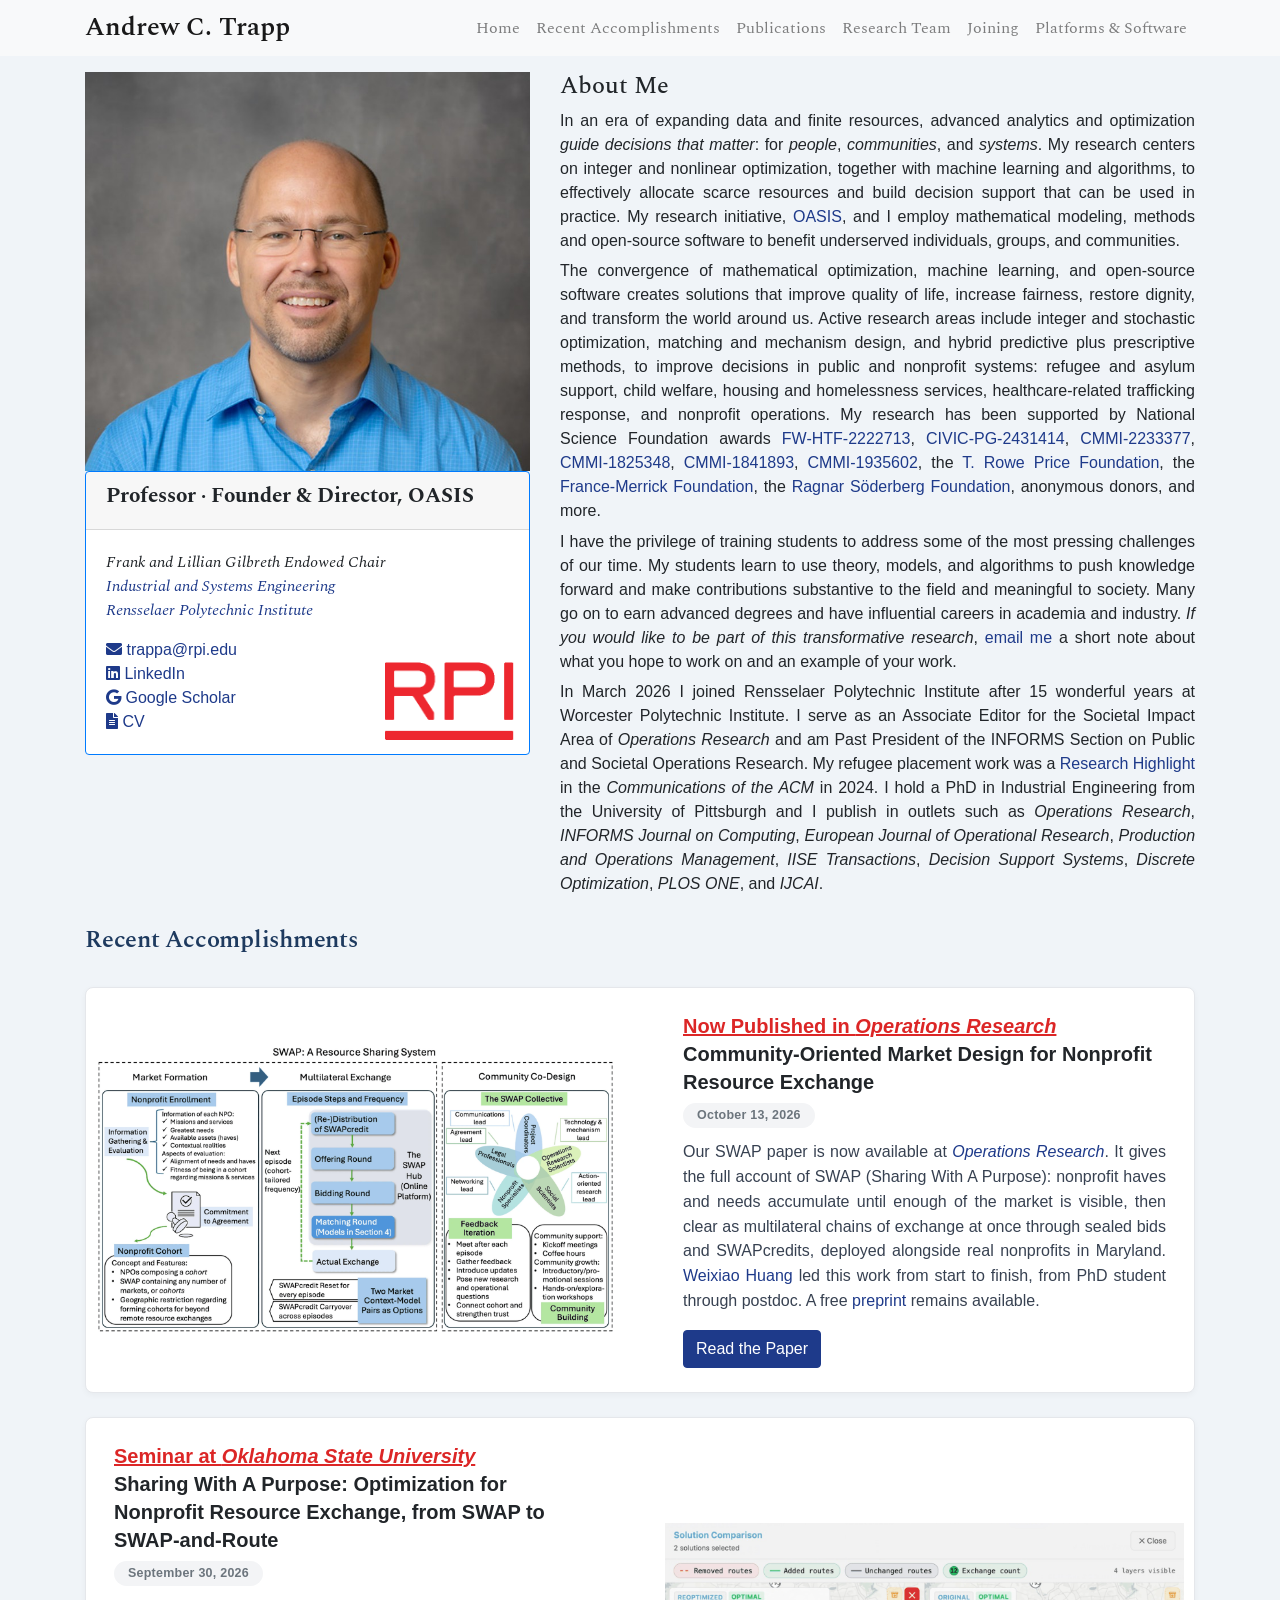
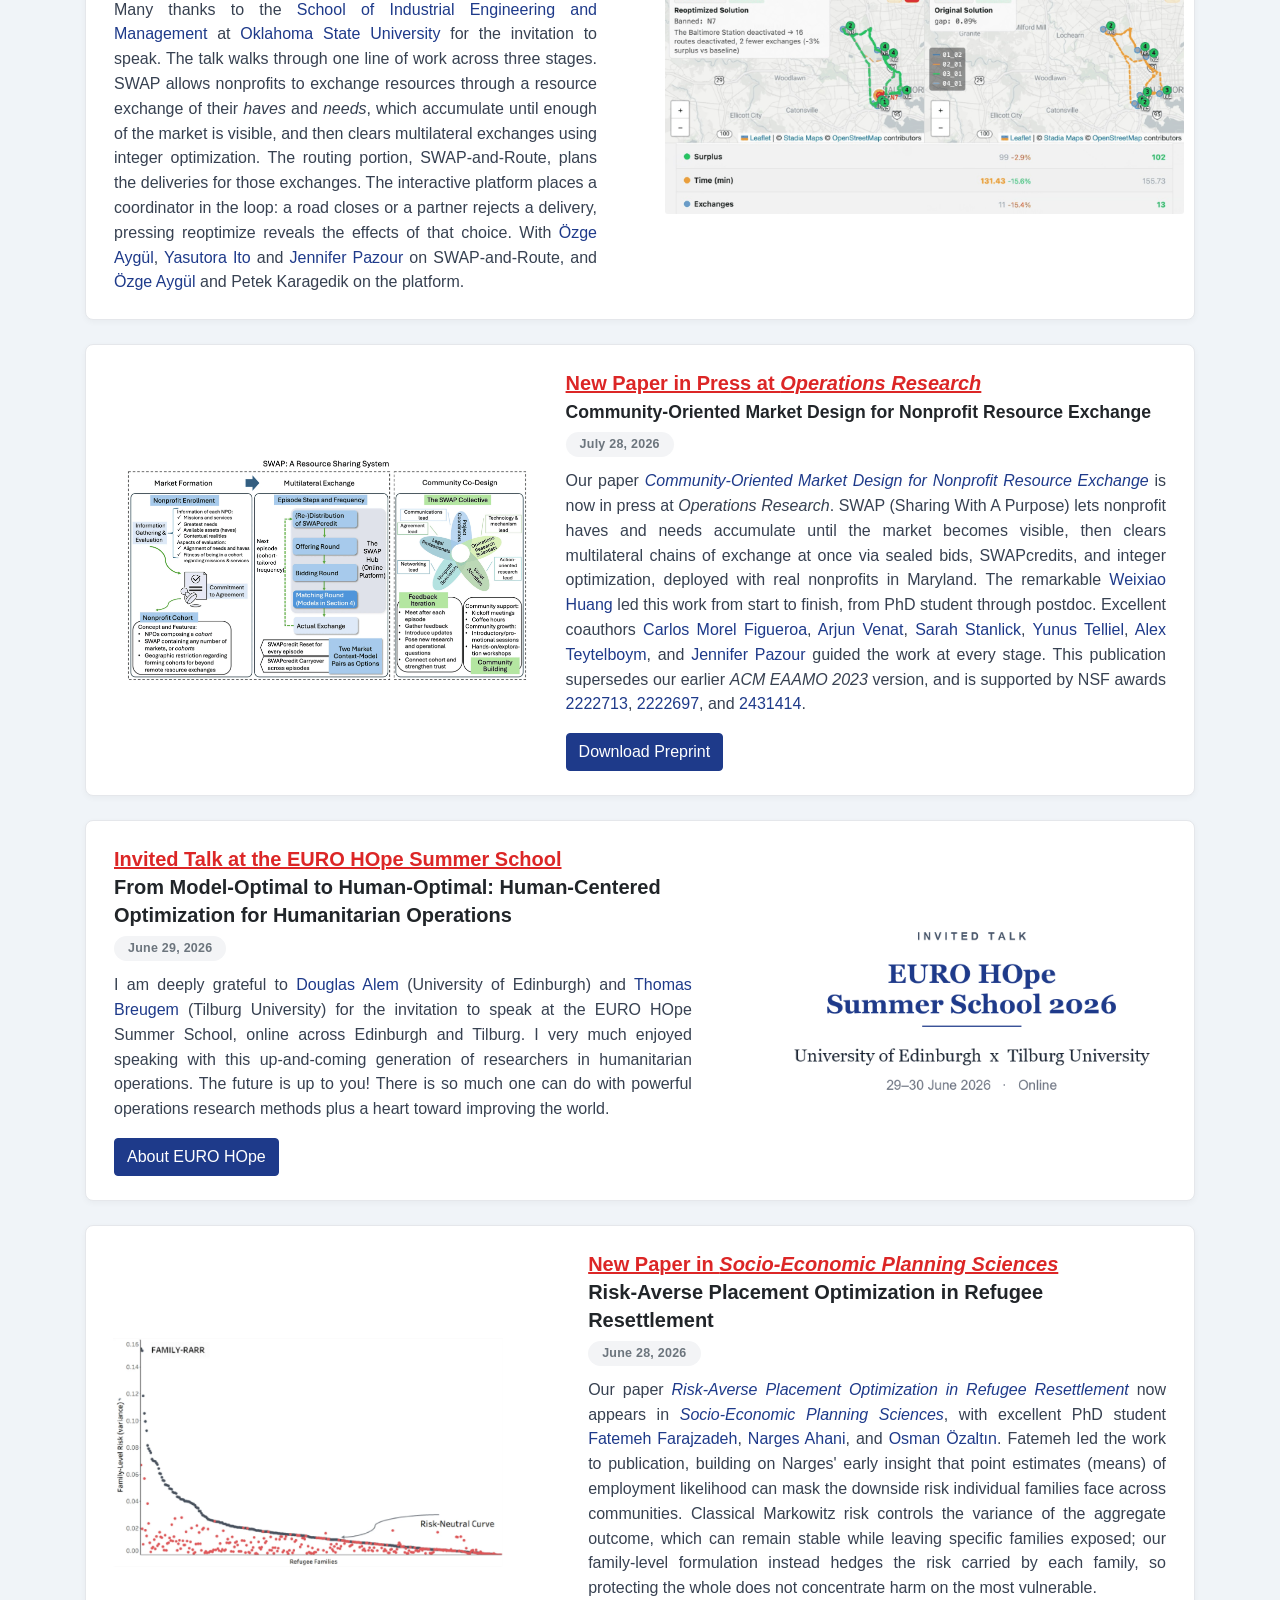
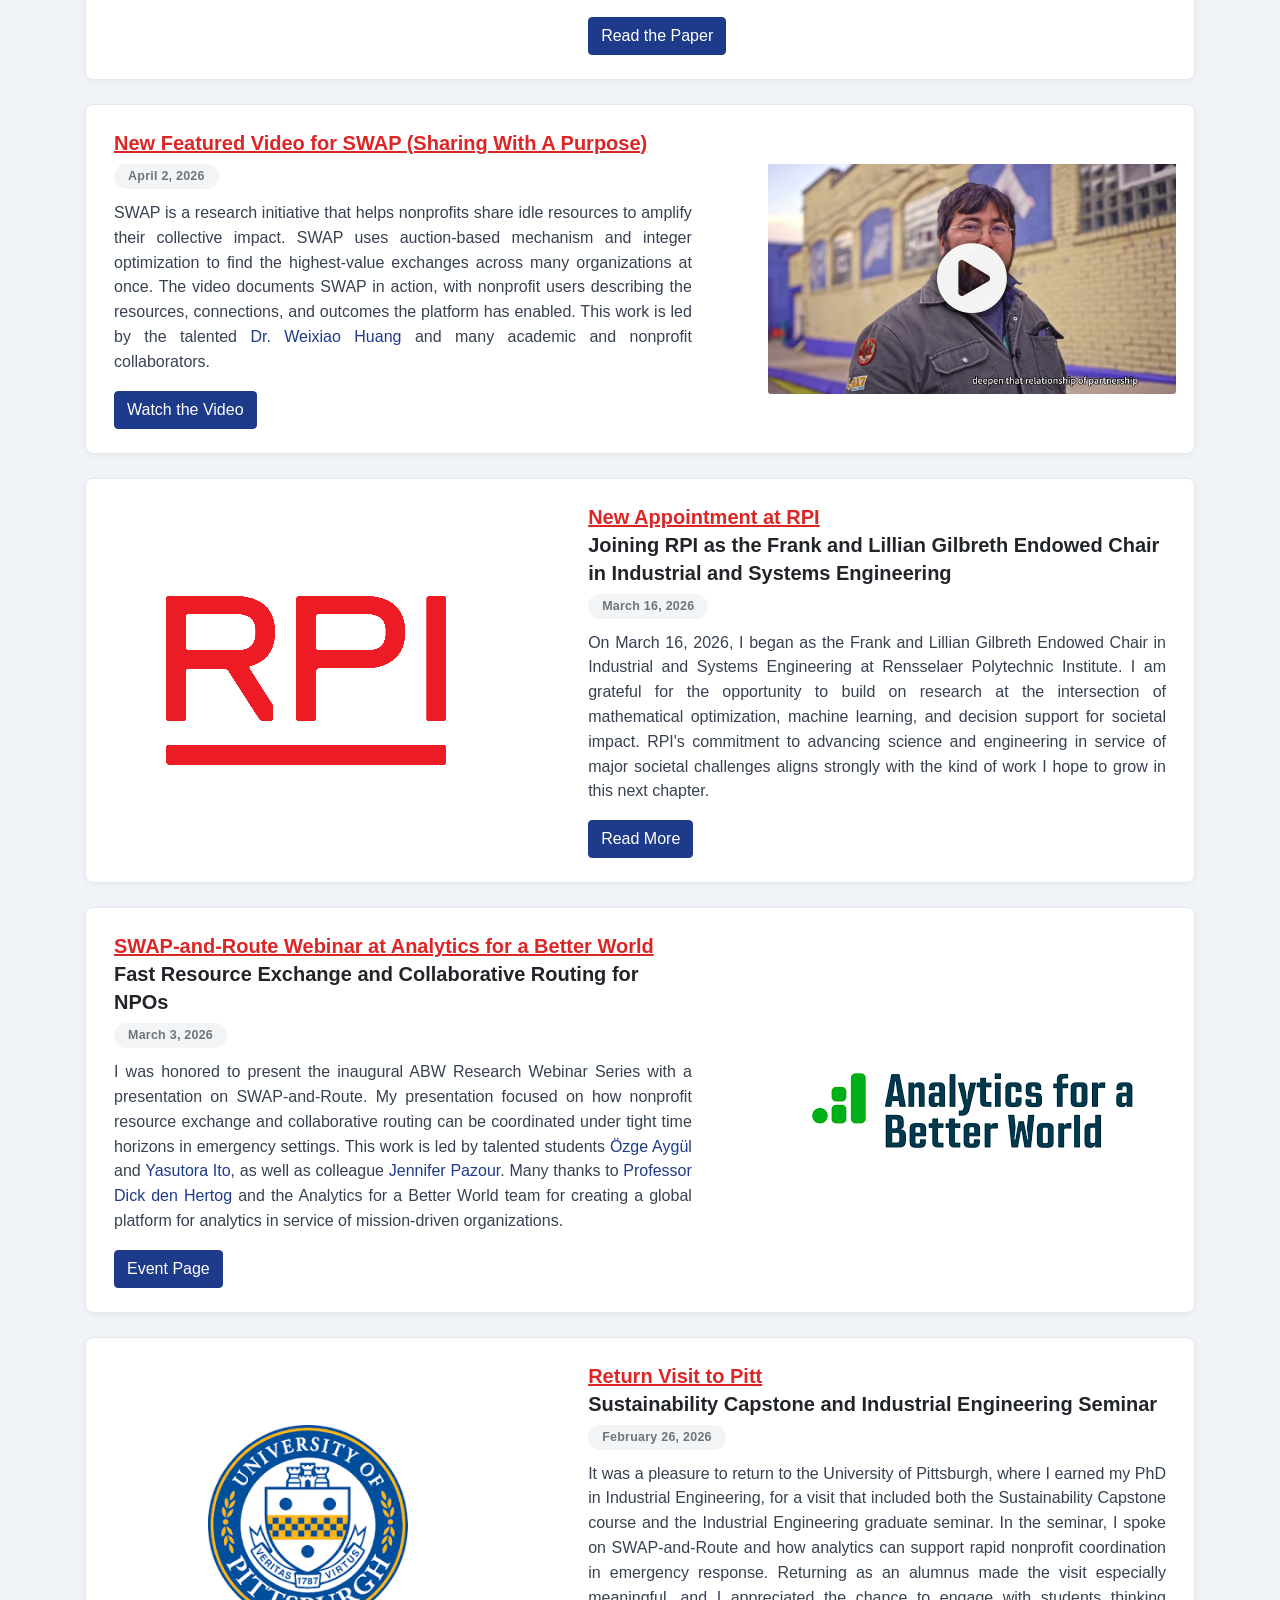
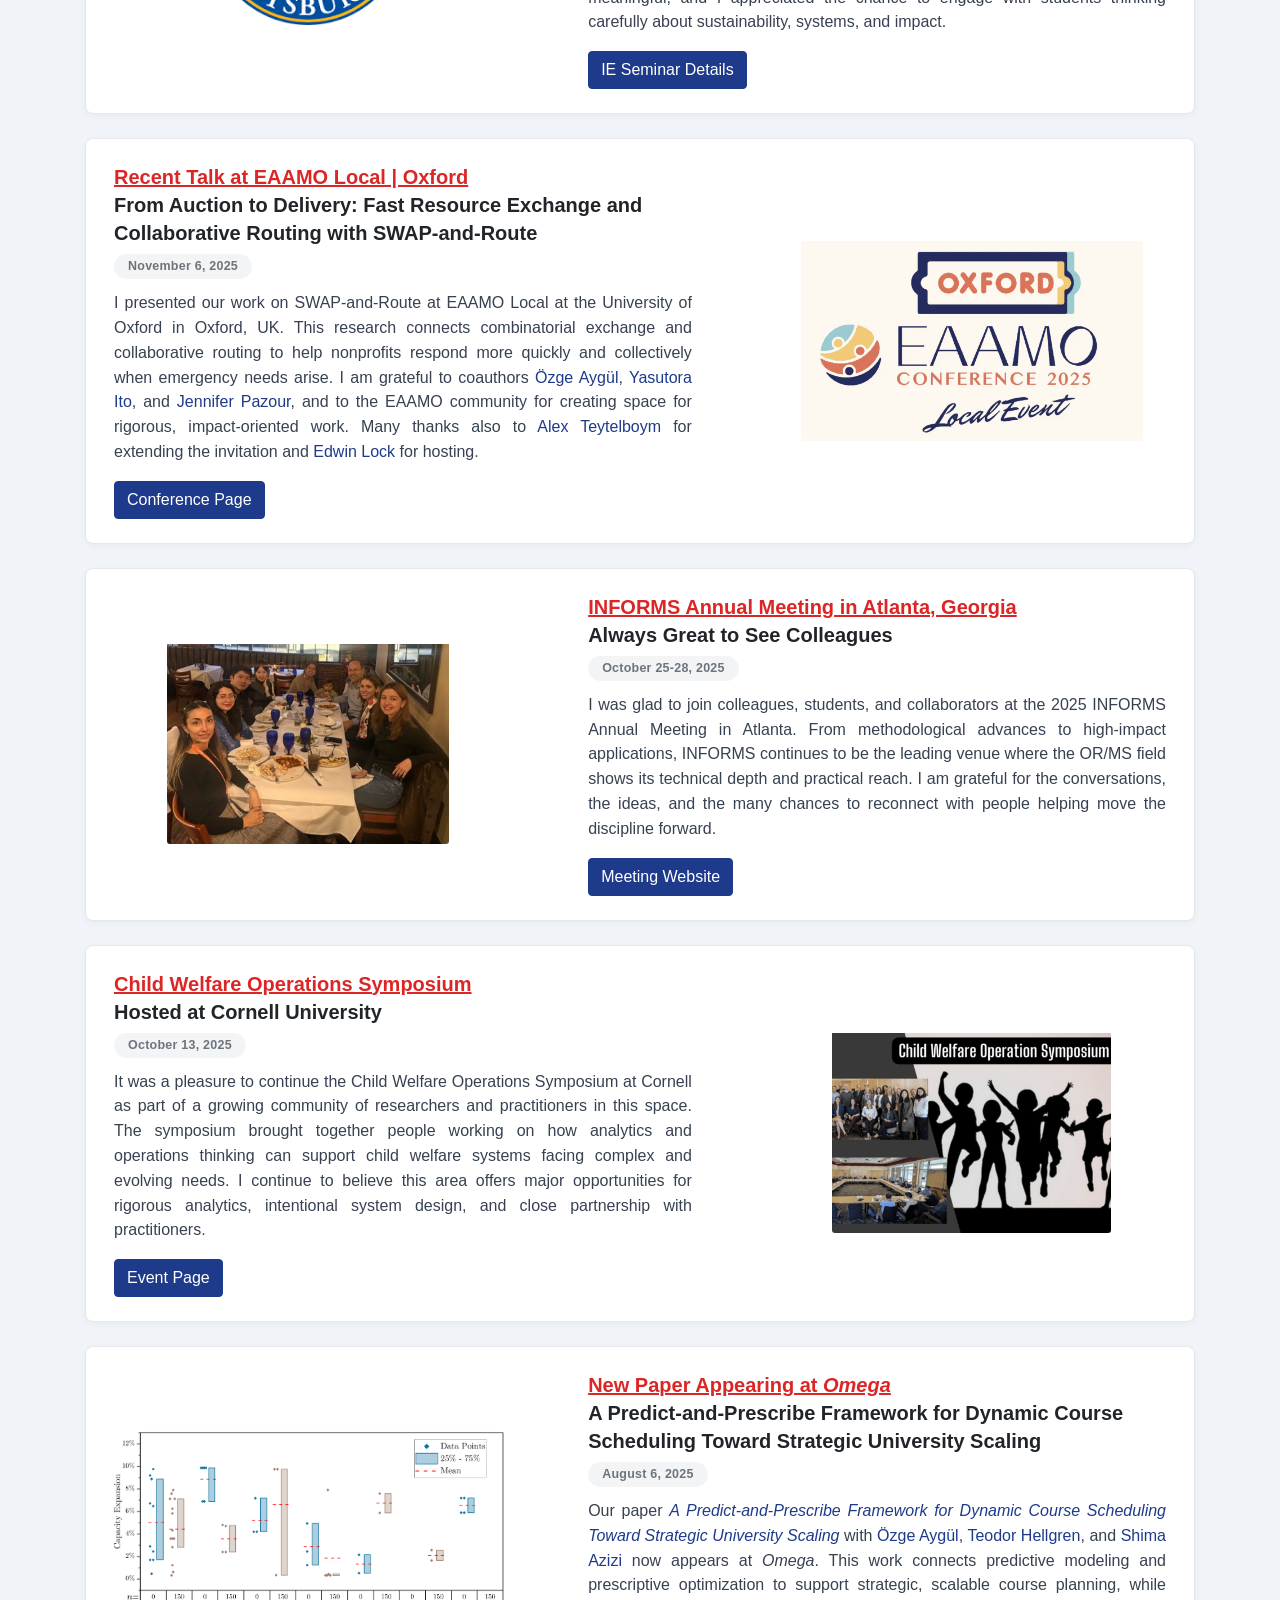
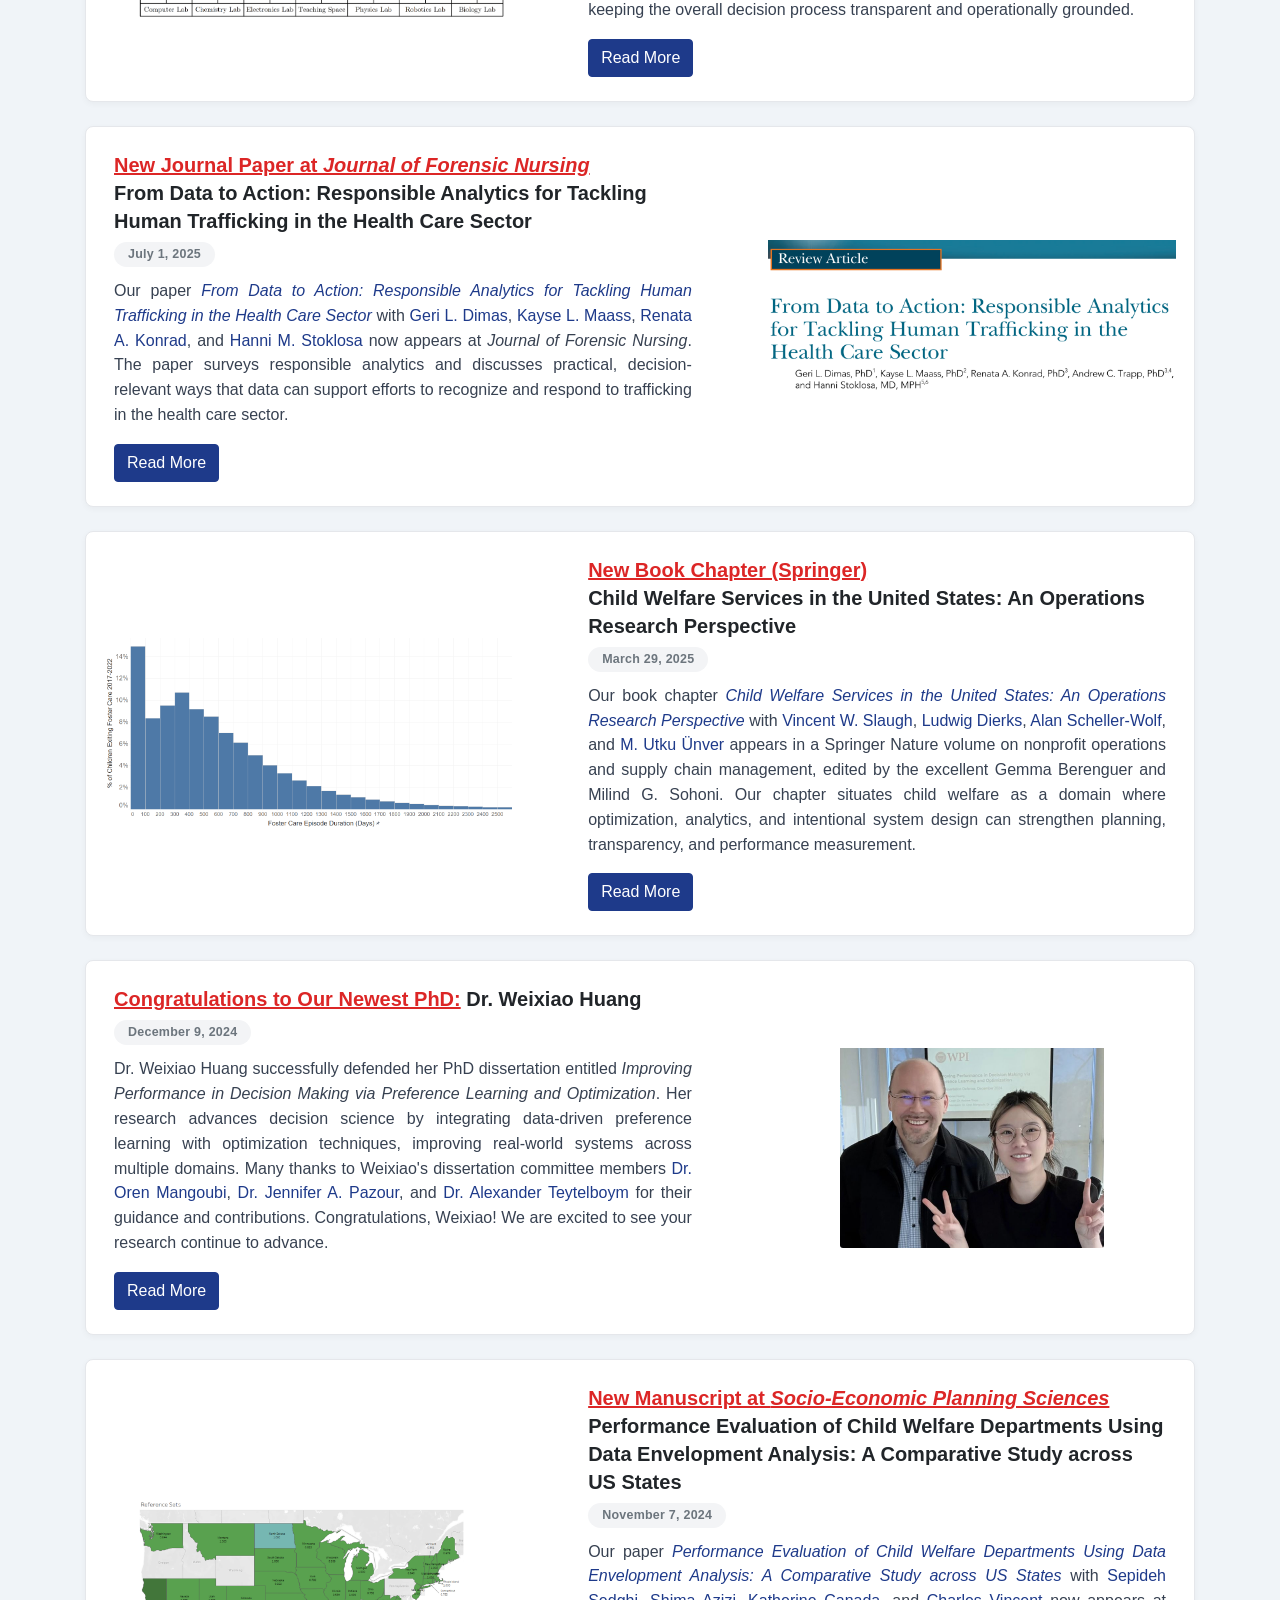
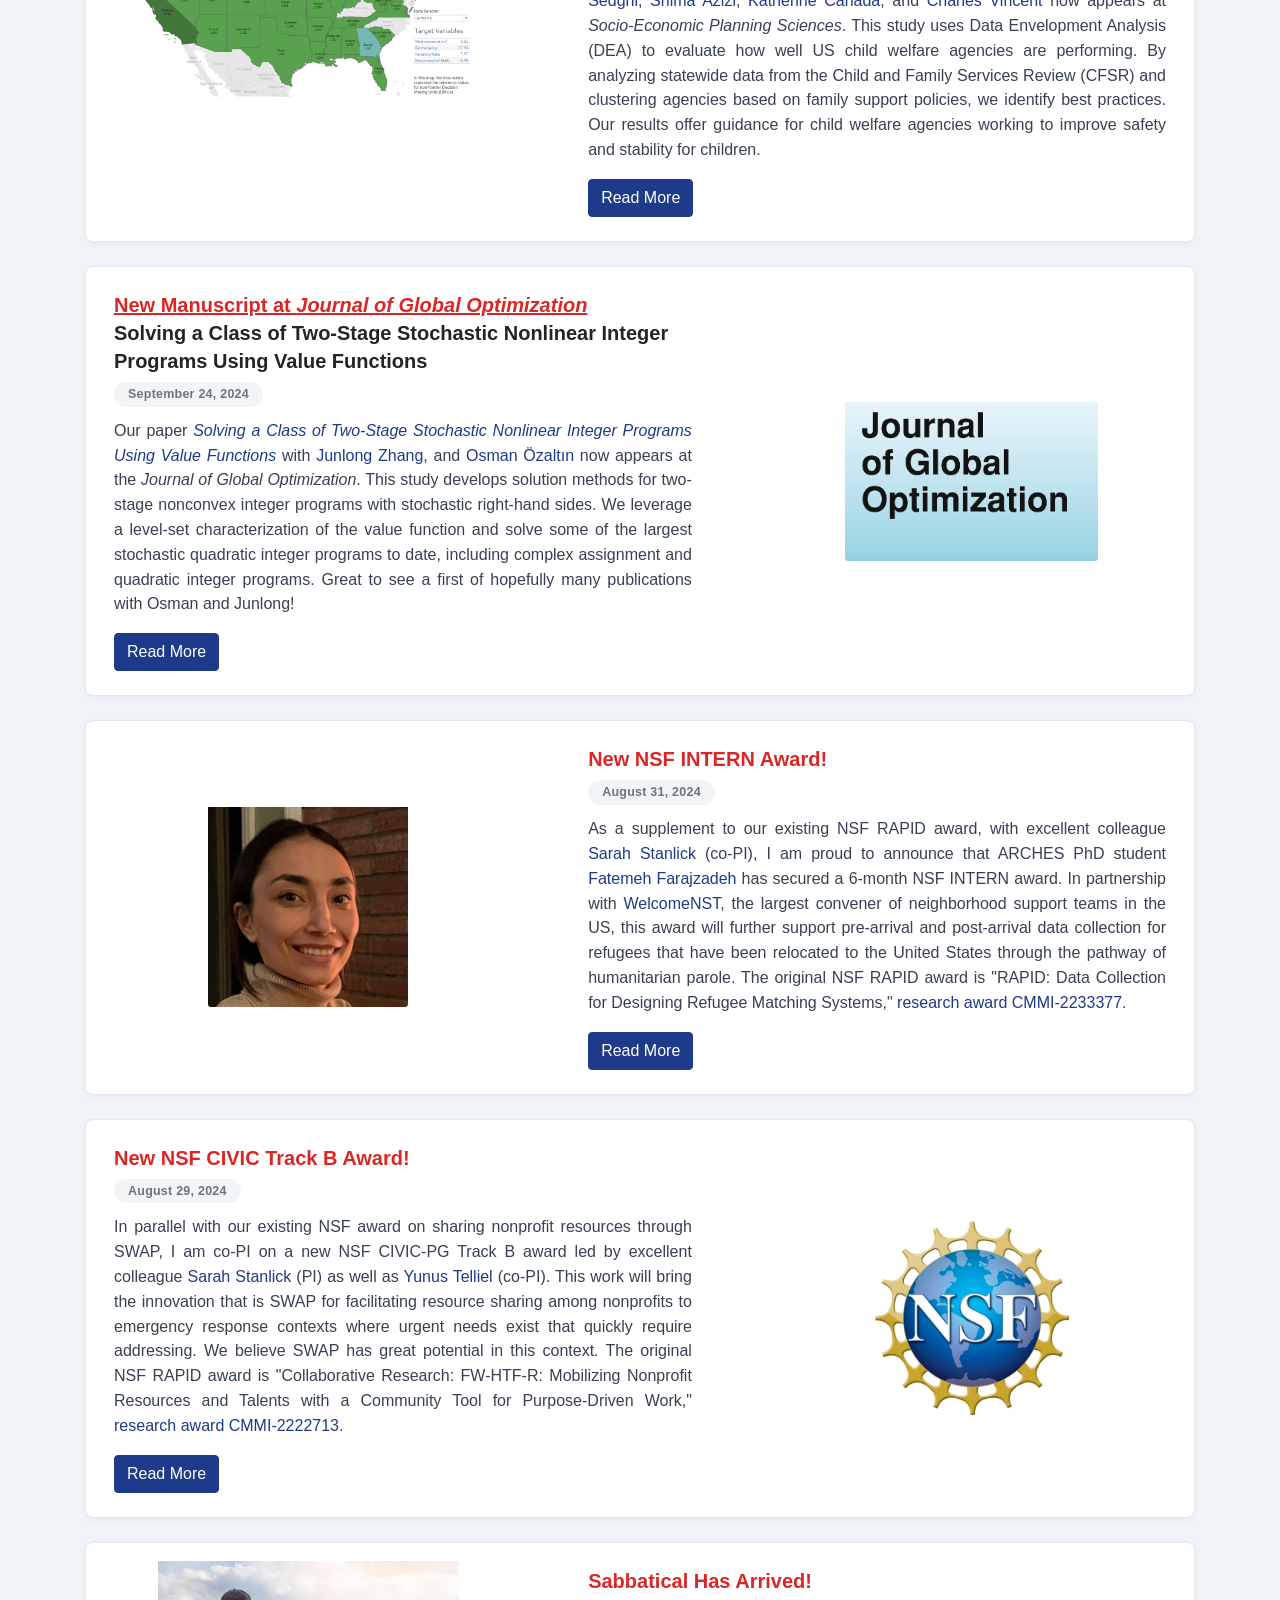
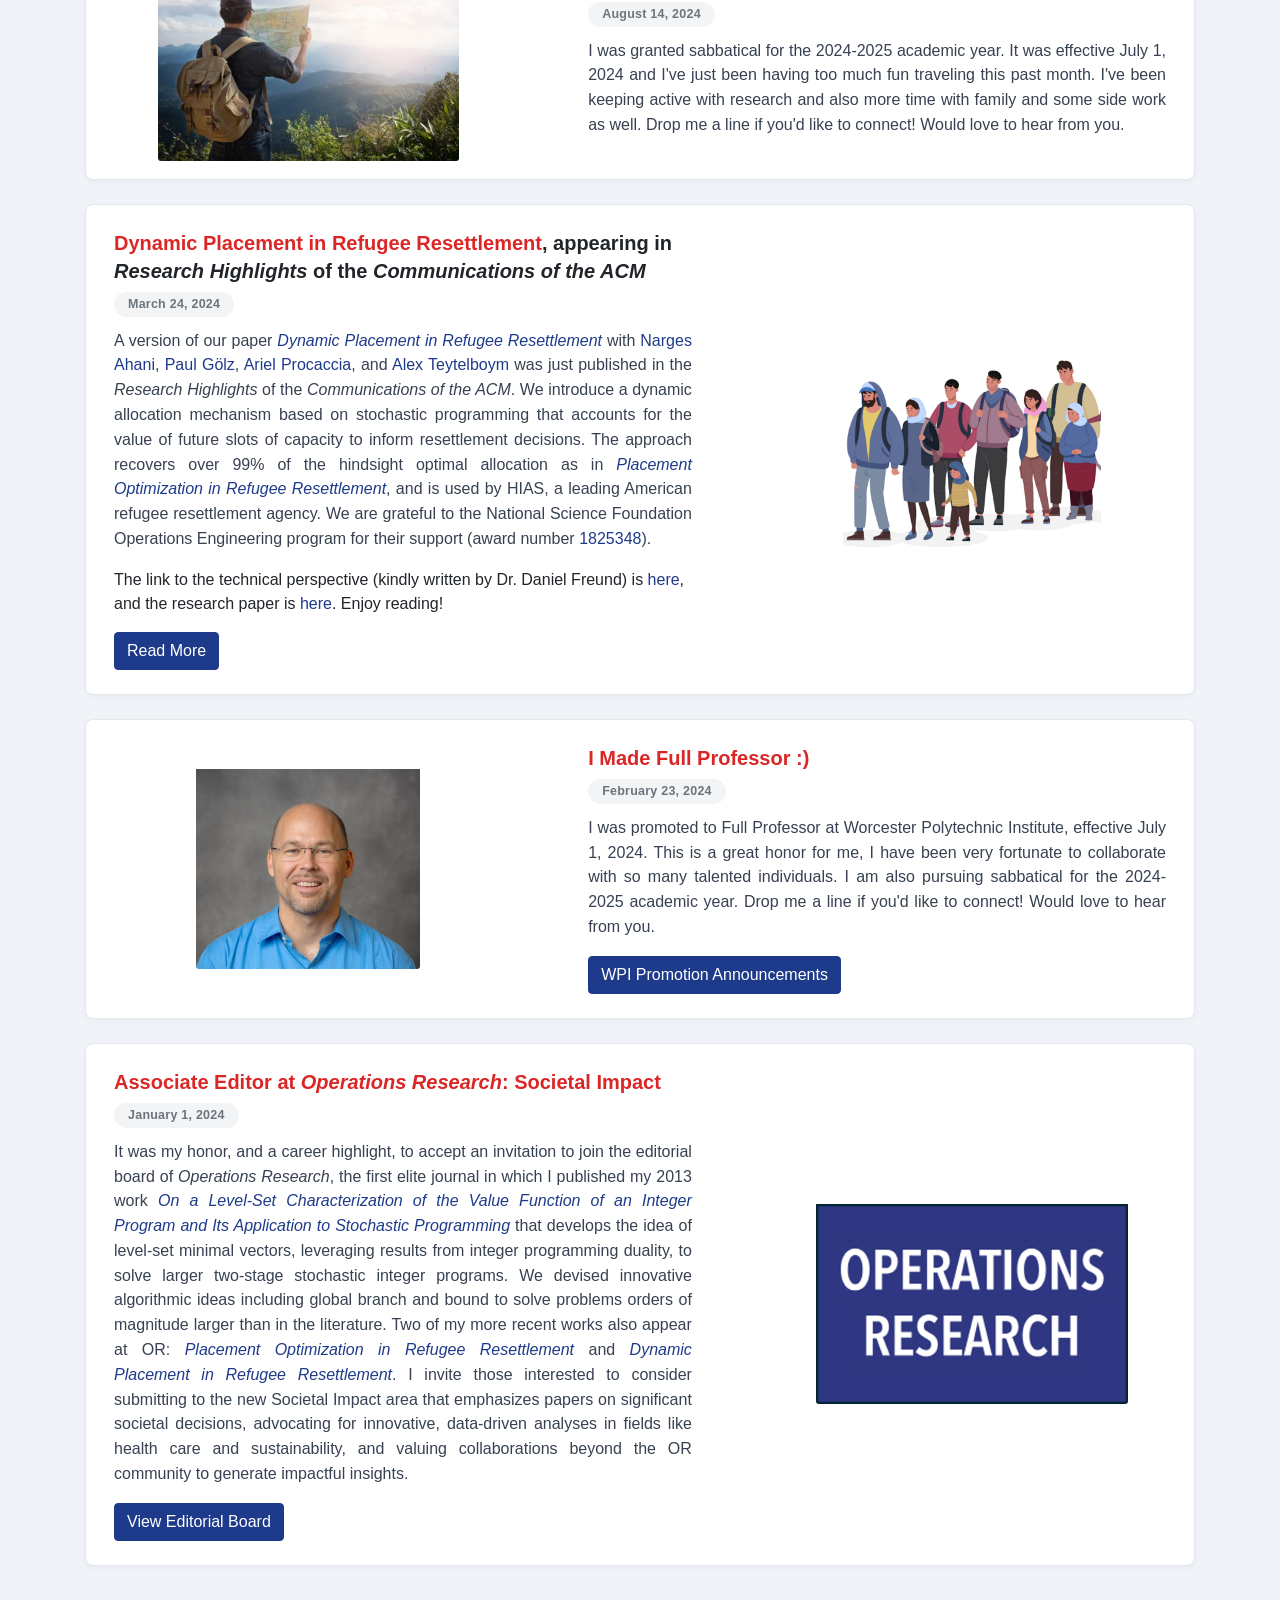
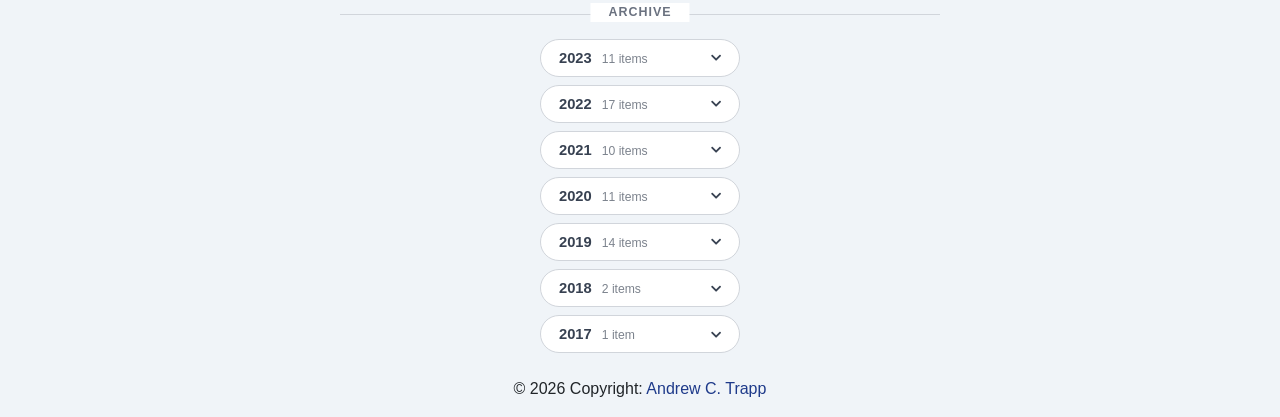
<file: index.html>
<!DOCTYPE html>
<html lang="en">
  <head>
    <meta charset="UTF-8" />
    <meta name="viewport" content="width=device-width, initial-scale=1.0" />
    <meta http-equiv="X-UA-Compatible" content="ie=edge" />

    <!-- SEO description -->
    <meta name="description" content="Professor and Gilbreth Endowed Chair in Industrial and Systems Engineering at RPI, applying optimization and machine learning to systems that serve people." />

    <!-- Open Graph / link preview (default = profile). To feature a specific paper on a LinkedIn/Teams post, swap the four og: lines using the template at the bottom of this block. -->
    <meta property="og:type" content="website" />
    <meta property="og:site_name" content="Andrew C. Trapp" />
    <meta property="og:title" content="Andrew C. Trapp | Optimization for Societal Impact" />
    <meta property="og:description" content="Professor and Gilbreth Endowed Chair in Industrial and Systems Engineering at RPI, applying optimization and machine learning to systems that serve people." />
    <meta property="og:image" content="https://andrewctrapp.github.io/img/og_card.png" />
    <meta property="og:image:width" content="1200" />
    <meta property="og:image:height" content="630" />
    <meta property="og:image:alt" content="Andrew C. Trapp, Professor and Gilbreth Endowed Chair, Industrial and Systems Engineering, RPI" />
    <meta property="og:url" content="https://andrewctrapp.github.io/" />

    <!-- Site name for Google Search results (WebSite structured data).
         Without this, Google falls back to the platform brand ("GitHub") for github.io sites. -->
    <script type="application/ld+json">
    {
      "@context": "https://schema.org",
      "@graph": [
        {
          "@type": "WebSite",
          "@id": "https://andrewctrapp.github.io/#website",
          "url": "https://andrewctrapp.github.io/",
          "name": "Andrew C. Trapp",
          "alternateName": "Optimization for Societal Impact",
          "publisher": {
            "@id": "https://andrewctrapp.github.io/#person"
          }
        },
        {
          "@type": "Person",
          "@id": "https://andrewctrapp.github.io/#person",
          "name": "Andrew C. Trapp",
          "givenName": "Andrew",
          "familyName": "Trapp",
          "alternateName": [
            "Andrew Trapp",
            "Andrew Christopher Trapp"
          ],
          "honorificSuffix": "PhD",
          "jobTitle": "Frank and Lillian Gilbreth Endowed Chair in Industrial and Systems Engineering",
          "description": "Professor of industrial and systems engineering at Rensselaer Polytechnic Institute, applying optimization and machine learning to systems that serve vulnerable populations: refugee resettlement, nonprofit resource exchange, child welfare, and humanitarian operations.",
          "url": "https://andrewctrapp.github.io/",
          "mainEntityOfPage": "https://andrewctrapp.github.io/",
          "image": "https://andrewctrapp.github.io/img/ACT_2024.jpg",
          "email": "mailto:trappa@rpi.edu",
          "worksFor": {
            "@type": "CollegeOrUniversity",
            "name": "Rensselaer Polytechnic Institute",
            "url": "https://www.rpi.edu",
            "sameAs": "https://www.wikidata.org/wiki/Q49211"
          },
          "affiliation": [
            {
              "@type": "Organization",
              "name": "Department of Industrial and Systems Engineering, Rensselaer Polytechnic Institute",
              "url": "https://ise.rpi.edu"
            },
            {
              "@type": "Organization",
              "name": "OASIS, Optimization and Analytics for Systemic Impact in Society",
              "url": "https://oasisimpact.org"
            }
          ],
          "alumniOf": {
            "@type": "CollegeOrUniversity",
            "name": "University of Pittsburgh",
            "sameAs": "https://www.wikidata.org/wiki/Q235034"
          },
          "knowsAbout": [
            "operations research",
            "integer optimization",
            "stochastic programming",
            "matching markets",
            "refugee resettlement",
            "nonprofit resource exchange",
            "humanitarian operations",
            "decision support systems"
          ],
          "sameAs": [
            "https://orcid.org/0000-0003-0143-9093",
            "https://scholar.google.com/citations?user=ZASbboYAAAAJ",
            "https://www.linkedin.com/in/andytrapp",
            "https://faculty.rpi.edu/andrew-trapp",
            "https://www.wikidata.org/wiki/Q102377545",
            "https://openalex.org/A5084343004",
            "https://www.semanticscholar.org/author/1750822",
            "https://www.mathgenealogy.org/id.php?id=153137",
            "https://github.com/andrewctrapp"
          ]
        }
      ]
    }
    </script>

    <!-- Twitter / X card -->
    <meta name="twitter:card" content="summary_large_image" />
    <meta name="twitter:title" content="Andrew C. Trapp | Optimization for Societal Impact" />
    <meta name="twitter:description" content="Professor and Gilbreth Endowed Chair in Industrial and Systems Engineering at RPI, applying optimization and machine learning to systems that serve people." />
    <meta name="twitter:image" content="https://andrewctrapp.github.io/img/og_card.png" />

    <!-- TEMPLATE to feature a specific paper instead of the profile: replace the active og:title/og:description/og:image/og:url above with a version of these.
    <meta property="og:title" content="New Manuscript Accepted at Operations Research: Dynamic Placement in Refugee Resettlement"/>
    <meta property="og:image" content="https://andrewctrapp.github.io/img/Annie.gif"/>
    <meta property="og:description" content="New manuscript explores a dynamic allocation mechanism based on stochastic programming to account for the value of future slots of capacity to inform resettlement decisions."/>
    <meta property="og:url" content="https://andrewctrapp.github.io/index.html#dynamic-refugee-resettlement"/>
    -->
    <!-- TEMPLATE (community paramedicine):
    <meta property="og:title" content="Select, Route and Schedule: Optimizing Community Paramedicine Service Delivery with Mandatory Visits and Patient Prioritization"/>
    <meta property="og:image" content="https://andrewctrapp.github.io/img/CP_Plot.png"/>
    <meta property="og:description" content="My newest manuscript on community paramedicine is now available online at Optimization Online."/>
    <meta property="og:url" content="https://andrewctrapp.github.io/index.html#community-paramedicine"/>
    -->

<!-- Cite like this: -->
<!-- https://andrewctrapp.github.io/index.html#METU-Refugee-Talk -->

    <!-- Important favicon (icon for tab on browser) -->
    <link rel="icon" href="img/favicon.ico" />

    <!--Bootstrap CDN-->
    <link
      rel="stylesheet"
      href="https://stackpath.bootstrapcdn.com/bootstrap/4.3.1/css/bootstrap.min.css"
      integrity="sha384-ggOyR0iXCbMQv3Xipma34MD+dH/1fQ784/j6cY/iJTQUOhcWr7x9JvoRxT2MZw1T"
      crossorigin="anonymous"
    />
    <link
      rel="stylesheet"
      href="https://cdnjs.cloudflare.com/ajax/libs/font-awesome/5.2.0/css/all.css"
    />

    <!-- ====================================================
         Recent Accomplishments — polished card styling
         ==================================================== -->
    <style>
      /* Images carry width and height attributes (added 2026-10-18) so browsers can reserve space before
         loading; height auto keeps the CSS in charge of sizing so the attributes never stretch an image. */
      img[width][height] { height: auto; }
      /* === Card polish (subtle shadows, hover lift, consistent spacing) === */
      #recent-accomplishments .card {
        border: 1px solid #e5e7eb;
        border-radius: 8px;
        overflow: hidden;
        transition: box-shadow 0.22s ease, transform 0.22s ease;
        box-shadow: 0 2px 6px rgba(0,0,0,0.04);
        background: #fff;
      }
      #recent-accomplishments .card:hover {
        box-shadow: 0 8px 24px rgba(0,0,0,0.10);
        transform: translateY(-2px);
      }
      #recent-accomplishments .card-header {
        background: transparent;
        border: 0;
        padding: 18px;
        width: 100%;
        display: flex;
        align-items: center;
        justify-content: center;
      }
      /* Standardize all card images to a consistent visual height */
      #recent-accomplishments .card-header img,
      #recent-accomplishments .card-img-bottom,
      #recent-accomplishments .card-img-top {
        max-height: 200px;
        width: auto;
        max-width: 100%;
        object-fit: contain;
        margin: 0 auto;
        display: block;
      }
      /* SWAP video thumbnail is wider/cinematic — let it fill */
      #SWAPVideo2025 .card-header img {
        max-height: none;
        width: 100%;
      }
      /* RARR figure: a touch larger so the plot labels stay legible */
      #RARRPaper2026 .card-header img {
        max-height: 230px;
      }
      /* SWAP OR-paper figure is a wide three-panel diagram: let it fill the column */
      #SWAPOper2026 .card-header img {
        max-height: none;
        width: 100%;
      }
      /* Shift the column split and slim the paddings so the bold title holds one line
         while the figure keeps its size */
      @media (min-width: 992px) {
        /* Move 30px of the central-divider buffer over to the card's left edge */
        #SWAPOper2026 .col-lg-5 { flex: 0 0 41%; max-width: 41%; padding-left: 45px; padding-right: 0; }
        #SWAPOper2026 .col-lg-7 { flex: 0 0 59%; max-width: 59%; padding-left: 0; }
      }
      #SWAPOper2026 .card-title b {
        font-size: 1.1rem;
      }
      #SWAPOper2026 .card-header { padding: 10px; }
      #SWAPOper2026 .card-body { padding: 24px 16px; }

      /* OSU seminar figure is a two-panel comparison with fine labels and a metrics
         table: let it fill the column so those stay readable */
      #OSUSeminar2026 .card-header img {
        max-height: none;
        width: 100%;
      }
      #OSUSeminar2026 .card-header { padding: 10px; }
      #OSUSeminar2026 .card-body { padding: 24px 18px; }

      /* Published-paper card shares the same system overview figure: let it fill the column */
      #SWAPOperPublished2026 .card-header img {
        max-height: none;
        width: 100%;
      }
      #SWAPOperPublished2026 .card-header { padding: 10px; }
      #SWAPOperPublished2026 .card-body { padding: 24px 18px; }
      #recent-accomplishments .card-body {
        padding: 24px 28px;
      }
      #recent-accomplishments .card-title {
        margin-bottom: 6px;
        line-height: 1.4;
      }
      #recent-accomplishments .card-text {
        line-height: 1.55;
        color: #374151;
      }
      #recent-accomplishments h4 {
        color: #1e3a5f;
        font-weight: 600;
        letter-spacing: -0.01em;
      }
      /* === Date badge (replaces the muted h6 with a pill) === */
      #recent-accomplishments .card-subtitle {
        display: inline-block;
        background: #f3f4f6;
        color: #4b5563;
        padding: 5px 14px;
        border-radius: 999px;
        font-size: 0.78rem;
        font-weight: 600;
        letter-spacing: 0.02em;
        margin-bottom: 12px;
      }
      /* === Modernized red accent (replaces deprecated <font color="red">) === */
      .card-accent {
        color: #dc2626;
        font-weight: 700;
        text-decoration: none;
      }
      .card-accent-strong {
        color: #dc2626;
        font-weight: 700;
        text-decoration: underline;
      }
      /* === Alternating mirror layout (every other card flipped) === */
      #recent-accomplishments .card.card-mirror > .row {
        flex-direction: row-reverse;
      }
      /* === Archive divider (shown once, above first year-toggle) === */
      .archive-divider {
        position: relative;
        text-align: center;
        margin: 48px auto 24px;
        max-width: 600px;
      }
      .archive-divider hr {
        border: 0;
        border-top: 1.5px solid #d1d5db;
        margin: 0;
      }
      .archive-divider .archive-label {
        position: absolute;
        top: -11px;
        left: 50%;
        transform: translateX(-50%);
        background: #fff;
        padding: 0 18px;
        color: #6b7280;
        font-size: 0.78rem;
        text-transform: uppercase;
        letter-spacing: 0.08em;
        font-weight: 600;
      }
      /* === Per-year toggle (slim pill style) === */
      .year-toggle-wrap {
        text-align: center;
        margin: 0 auto 8px;
      }
      .year-toggle {
        border: 1px solid #d1d5db;
        background: #fff;
        color: #374151;
        padding: 7px 18px;
        font-size: 0.88rem;
        border-radius: 999px;
        cursor: pointer;
        display: inline-flex;
        align-items: center;
        justify-content: space-between;
        min-width: 200px;
        transition: all 0.18s;
        font-family: inherit;
      }
      .year-toggle:hover {
        border-color: #1e3a5f;
        color: #1e3a5f;
      }
      .year-toggle.expanded {
        background: #1e3a5f;
        border-color: #1e3a5f;
        color: #fff;
      }
      .year-toggle .year-label {
        display: inline-flex;
        align-items: baseline;
        gap: 10px;
      }
      .year-toggle .year-num {
        font-weight: 700;
        font-size: 0.92rem;
      }
      .year-toggle .year-count {
        font-size: 0.76rem;
        opacity: 0.65;
      }
      .year-toggle.expanded .year-count {
        opacity: 0.9;
      }
      .year-toggle .year-chev {
        font-size: 0.72rem;
        margin-left: 14px;
        transition: transform 0.2s;
      }
      .year-toggle.expanded .year-chev {
        transform: rotate(180deg);
      }
      .year-panel {
        margin: 18px 0 30px;
      }
      .archived-card-wrap {
        margin-bottom: 16px;
      }
      /* === Fade-in animation on revealed cards === */
      @keyframes fadeInUp {
        from { opacity: 0; transform: translateY(12px); }
        to { opacity: 1; transform: translateY(0); }
      }
      .reveal-anim {
        animation: fadeInUp 0.45s ease forwards;
      }
      /* === Floating back-to-top button === */
      #back-to-top {
        position: fixed;
        bottom: 28px;
        right: 28px;
        width: 48px;
        height: 48px;
        border-radius: 50%;
        background: #1e3a5f;
        color: #fff;
        border: 0;
        box-shadow: 0 4px 14px rgba(0,0,0,0.18);
        opacity: 0;
        pointer-events: none;
        transition: opacity 0.25s, transform 0.18s;
        z-index: 9000;
        font-size: 1.1rem;
        cursor: pointer;
      }
      #back-to-top.visible {
        opacity: 0.92;
        pointer-events: auto;
      }
      #back-to-top:hover {
        opacity: 1;
        transform: translateY(-3px);
      }
    </style>

    <link rel="stylesheet" href="accents.css" />
  </head>
  <title>Optimization for Societal Impact &middot; Andrew C. Trapp</title>
  <link rel="canonical" href="https://andrewctrapp.github.io/" />
<!--   <link rel="shortcut icon" type="image/jpg" href="Favicon_Image_Location"/> -->
  <body>
    <!--Navbar-->

    <nav class="navbar navbar-expand-lg navbar-light bg-light mb-3">
      <div class="container">
        <a class="navbar-brand" href="index.html">Andrew C. Trapp</a>
        <button class="navbar-toggler" data-toggle="collapse" data-target="#navbarNav">
          <span class="navbar-toggler-icon"></span>
        </button>
        <div class="collapse navbar-collapse" id="navbarNav">
          <ul class="navbar-nav ml-auto">
            <li class="nav-item">
              <a class="nav-link" href="index.html">Home</a>
            </li>
            <li class="nav-item">
              <a class="nav-link" href="index.html#recent-accomplishments">Recent Accomplishments</a>
            </li>
            <li class="nav-item">
              <a class="nav-link" href="publications.htm">Publications</a>
            </li>
            <li class="nav-item">
              <a class="nav-link" href="team.htm">Research Team</a>
            </li>
            <li class="nav-item">
              <a class="nav-link" href="joining.htm">Joining</a>
            </li>
            <li class="nav-item">
              <a class="nav-link" href="platforms-and-software.htm">Platforms & Software</a>
            </li>
          </ul>
        </div>
      </div>
    </nav>

    <!--Profile-->

    <div class="container">
      <div class="row justify-content-center align-self-center">
        <div class="col-lg-5 ">
          <div class="text-center">
            <img
              src="img/ACT_2024.jpg"
              class="img-fluid"
              alt="profile photo" width="780" height="699"
            />
          </div>
          <div class="card border-primary">
              <div class="card-header">
                <h5><strong>Professor &middot; Founder &amp; Director,&nbsp;OASIS</strong></h5>
              </div>
                <div class="card-body" style="position:relative;">
                <p class="affiliation">
                  <i>Frank and Lillian Gilbreth Endowed Chair</i>
                  <br>
                  <a href="https://ise.rpi.edu"><i>Industrial and Systems Engineering</i></a>
                  <br>
                  <a href="https://www.rpi.edu"><i>Rensselaer Polytechnic Institute</i></a>
<!--                   <br> -->
<!--                   <a href="https://www.wpi.edu/academics/departments/data-science"><i>Data Science</i></a> -->
<!--                   &vert; -->
<!--                   <a href="https://www.wpi.edu/academics/departments/mathematical-sciences"><i>Mathematical Sciences</i></a> -->
<!--                   &vert; -->
<!--                   <a href="https://www.wpi.edu/academics/departments/computer-science"><i>Computer Science</i></a> -->
                </p>
              <div style="clear:both;"></div>

              <div>
                <a href="mailto:trappa@rpi.edu"><i class="fas fa-envelope"></i></a>
                <a href="mailto:trappa@rpi.edu">trappa@rpi.edu</a>
              </div>
              <div class="linkedin">
                <a
                  href="https://www.linkedin.com/in/andytrapp"
                  ,
                  target="_blank"
                >
                  <i class="fab fa-linkedin"></i>
                </a>
                <a
                  href="https://www.linkedin.com/in/andytrapp"
                  ,
                  target="_blank"
                  >LinkedIn</a
                >
              </div>
              <div class="google">
                <a
                  href="https://scholar.google.com/citations?user=ZASbboYAAAAJ&hl=en&oi=ao"
                  ,
                  target="_blank"
                >
                  <i class="fab fa-google"></i>
                </a>
                <a
                  href="https://scholar.google.com/citations?user=ZASbboYAAAAJ&hl=en&oi=ao"
                  ,
                  target="_blank"
                  >Google Scholar</a
                >
              </div>
              <div class="cv">
                <a href="cv.pdf" download, target="_blank">
                  <i class="fas fa-file-alt"></i>
                </a>
                <a href="cv.pdf" download, target="_blank"
                  >CV</a
                >
              </div>
              <a href="https://www.rpi.edu" target="_blank" title="Rensselaer Polytechnic Institute"
                 style="position:absolute;bottom:14px;right:14px;display:block;line-height:0;">
                <img src="img/RPI_Logo_Red_on_White_With_Bar.png" alt="Rensselaer Polytechnic Institute"
                     style="max-height:78px;max-width:165px;width:auto;height:auto;opacity:0.95;" width="284" height="170" />
              </a>
            </div>
            </div>
          </div>
          <br>
       
        <div class="col-lg-7">
          <h1 class="h4">About Me</h1>
          <p class="medium-text-justify" align="justify" style="margin-bottom:0.4rem;">
            In an era of expanding data and finite resources, advanced analytics and optimization <i>guide decisions that matter</i>: for <i>people</i>, <i>communities</i>, and <i>systems</i>. My research centers on integer and nonlinear optimization, together with machine learning and algorithms, to effectively allocate scarce resources and build decision support that can be used in practice. My research initiative, <a href="https://oasisimpact.org">OASIS</a>, and I employ mathematical modeling, methods and open-source software to benefit underserved individuals, groups, and communities.</p>
          <p class="medium-text-justify" align="justify" style="margin-bottom:0.4rem;">
            The convergence of mathematical optimization, machine learning, and open-source software creates solutions that improve quality of life, increase fairness, restore dignity, and transform the world around us.
            Active research areas include integer and stochastic optimization, matching and mechanism design, and hybrid predictive plus prescriptive methods, to improve decisions in public and nonprofit systems: refugee and asylum support, child welfare, housing and homelessness services, healthcare-related trafficking response, and nonprofit operations.
            My research has been supported by National Science Foundation awards
            <a href="https://www.nsf.gov/awardsearch/showAward?AWD_ID=2222713", target="_blank"
              >FW-HTF-2222713</a
            >,
            <a href="https://www.nsf.gov/awardsearch/showAward?AWD_ID=2431414", target="_blank"
              >CIVIC-PG-2431414</a
            >,
            <a href="https://www.nsf.gov/awardsearch/showAward?AWD_ID=2233377", target="_blank"
              >CMMI-2233377</a
            >,
            <a href="https://www.nsf.gov/awardsearch/showAward?AWD_ID=1825348", target="_blank"
              >CMMI-1825348</a
            >,
            <a href="https://www.nsf.gov/awardsearch/showAward?AWD_ID=1841893", target="_blank"
              >CMMI-1841893</a
            >,
            <a href="https://www.nsf.gov/awardsearch/showAward?AWD_ID=1935602", target="_blank"
              >CMMI-1935602</a
            >, the
            <a href="https://www.troweprice.com/corporate/us/en/what-sets-us-apart/corporate-responsibility/community-commitment/trp-foundation.html", target="_blank"
              >T. Rowe Price Foundation</a
            >, the 
            <a href="https://france-merrickfdn.org/", target="_blank"
              >France-Merrick Foundation</a
            >, the
            <a href="https://ki.se/en/research/ragnar-soderberg-foundation", target="_blank"
              >Ragnar S&ouml;derberg Foundation</a
            >, anonymous donors, and more.</p>
          <p class="medium-text-justify" align="justify" style="margin-bottom:0.4rem;">
            I have the privilege of training students to address some of the most pressing challenges of our time. My students learn to use theory, models, and algorithms to push knowledge forward and make contributions substantive to the field and meaningful to society.
            Many go on to earn advanced degrees and have influential careers in academia and industry.
            <i>If you would like to be part of this transformative research</i>, <a href="mailto:trappa@rpi.edu">email me</a> a short note about what you hope to work on and an example of your work.</p>
          <p class="medium-text-justify" align="justify" style="margin-bottom:0.4rem;">
            In March 2026 I joined Rensselaer Polytechnic Institute after 15 wonderful years at Worcester Polytechnic Institute. I serve as an Associate Editor for the Societal Impact Area of <i>Operations Research</i> and am Past President of the INFORMS Section on Public and Societal Operations Research. My refugee placement work was a <a href="https://cacm.acm.org/research-highlights/technical-perspective-improving-refugees-integration-with-online-resource-allocation">Research Highlight</a> in the <i>Communications of the ACM</i> in 2024. I hold a PhD in Industrial Engineering from the University of Pittsburgh and I publish in outlets such as
            <i>Operations Research</i>,
            <i>INFORMS Journal on Computing</i>,
            <i>European Journal of Operational Research</i>,
            <i>Production and Operations Management</i>,
            <i>IISE Transactions</i>,
            <i>Decision Support Systems</i>,
            <i>Discrete Optimization</i>,
            <i>PLOS ONE</i>,
            and <i>IJCAI</i>.
          </p>
        </div>
      </div>
    </div>
    <br />

    <!--Recent Accomplishments-->

    <div id="recent-accomplishments">
    <div class="container">
      <h4>Recent Accomplishments</h4>
    </div>

    <br>

	<div id="SWAPOperPublished2026">
      <div class="container">
        <div class="card">
          <div class="row">
            <div class="col-lg-6 d-flex align-items-center">
              <div class="card-header">
                <img class="card-img-bottom" src="img/SWAP_System_Overview.png" alt="SWAP system overview: market formation, multilateral exchange, and community co-design" width="1600" height="890" />
              </div>
            </div>
            <div class="col-lg-6">
              <div class="card-body">
                <h5 class="card-title">
                  <span class="card-accent-strong">Now Published in <i>Operations Research</i></span><br>
                  <b>Community-Oriented Market Design for Nonprofit Resource Exchange</b>
                </h5>

                <h6 class="card-subtitle text-muted">
                  October 13, 2026
                </h6>
                <br />

                <p class="card-text" align="justify">
                  Our SWAP paper is now available at <i><a href="https://pubsonline.informs.org/doi/abs/10.1287/opre.2024.1415" target="_blank">Operations Research</a></i>.
                  It gives the full account of SWAP (Sharing With A Purpose): nonprofit haves and needs accumulate until enough of the market is visible, then clear as multilateral chains of exchange at once through sealed bids and SWAPcredits, deployed alongside real nonprofits in Maryland.
                  <a href="https://www.linkedin.com/in/weixiao-olivia-huang-66a878128/" target="_blank">Weixiao Huang</a> led this work from start to finish, from PhD student through postdoc.
                  A free <a href="docs/Preprint_Community-Oriented_Market_Design_for_Nonprofit_Resource_Exchange.pdf" target="_blank">preprint</a> remains available.
                </p>

                <a href="https://pubsonline.informs.org/doi/abs/10.1287/opre.2024.1415" target="_blank" class="btn btn-primary">Read the Paper</a>
              </div>
            </div>
          </div>
        </div>
      </div>
    </div>

    <br>


	<div id="OSUSeminar2026">
      <div class="container">
        <div class="card">
          <div class="row">
            <div class="col-lg-6 d-flex align-items-center">
              <div class="card-header">
                <img class="card-img-bottom" src="img/SWAP_Route_Reoptimize_Comparison.png" alt="Solution comparison in the decision support platform: the reoptimized plan beside the original, with surplus, time and exchange counts" width="1466" height="821" />
              </div>
            </div>
            <div class="col-lg-6">
              <div class="card-body">
                <h5 class="card-title">
                  <span class="card-accent-strong">Seminar at <i>Oklahoma State University</i></span><br>
                  <b>Sharing With A Purpose: Optimization for Nonprofit Resource Exchange, from SWAP to SWAP-and-Route</b>
                </h5>

                <h6 class="card-subtitle text-muted">
                  September 30, 2026
                </h6>
                <br />

                <p class="card-text" align="justify">
                  Many thanks to the <a href="https://ceat.okstate.edu/iem/" target="_blank">School of Industrial Engineering and Management</a> at <a href="https://okstate.edu" target="_blank">Oklahoma State University</a> for the invitation to speak.
                  The talk walks through one line of work across three stages.
                  SWAP allows nonprofits to exchange resources through a resource exchange of their <i>haves</i> and <i>needs</i>, which accumulate until enough of the market is visible, and then clears multilateral exchanges using integer optimization.
                  The routing portion, SWAP-and-Route, plans the deliveries for those exchanges.
                  The interactive platform places a coordinator in the loop: a road closes or a partner rejects a delivery, pressing reoptimize reveals the effects of that choice.
                  With <a href="https://www.linkedin.com/in/ozgekoc" target="_blank">&Ouml;zge Ayg&uuml;l</a>, <a href="https://oasisimpact.org/people" target="_blank">Yasutora Ito</a> and <a href="https://faculty.rpi.edu/jennifer-pazour" target="_blank">Jennifer Pazour</a> on SWAP-and-Route, and <a href="https://www.linkedin.com/in/ozgekoc" target="_blank">&Ouml;zge Ayg&uuml;l</a> and Petek Karagedik on the platform.
                </p>
              </div>
            </div>
          </div>
        </div>
      </div>
    </div>

    <br>


	<div id="SWAPOper2026">
      <div class="container">
        <div class="card">
          <div class="row">
            <div class="col-lg-5 d-flex align-items-center">
              <div class="card-header">
                <img class="card-img-bottom" src="img/SWAP_System_Overview.png" alt="SWAP system overview: market formation, multilateral exchange, and community co-design" width="1600" height="890" />
              </div>
            </div>
            <div class="col-lg-7">
              <div class="card-body">
                <h5 class="card-title">
                  <span class="card-accent-strong">New Paper in Press at <i>Operations Research</i></span><br>
                  <b>Community-Oriented Market Design for Nonprofit Resource Exchange</b>
                </h5>

                <h6 class="card-subtitle text-muted">
                  July 28, 2026
                </h6>
                <br />

                <p class="card-text" align="justify">
                  Our paper <i><a href="docs/Preprint_Community-Oriented_Market_Design_for_Nonprofit_Resource_Exchange.pdf" target="_blank">Community-Oriented Market Design for Nonprofit Resource Exchange</a></i> is now in press at <i>Operations Research</i>.
                  SWAP (Sharing With A Purpose) lets nonprofit haves and needs accumulate until the market becomes visible, then clears multilateral chains of exchange at once via sealed bids, SWAPcredits, and integer optimization, deployed with real nonprofits in Maryland.
                  The remarkable <a href="https://www.linkedin.com/in/weixiao-olivia-huang-66a878128/" target="_blank">Weixiao Huang</a> led this work from start to finish, from PhD student through postdoc.
                  Excellent coauthors <a href="https://ise.rpi.edu/people/carlos-morel-figueroa" target="_blank">Carlos Morel Figueroa</a>,
                  <a href="https://www.linkedin.com/in/arjun-venat/" target="_blank">Arjun Venat</a>,
                  <a href="https://www.wpi.edu/people/faculty/sstanlick" target="_blank">Sarah Stanlick</a>,
                  <a href="https://www.wpi.edu/people/faculty/ydtelliel" target="_blank">Yunus Telliel</a>,
                  <a href="https://www.economics.ox.ac.uk/people/alex-teytelboym" target="_blank">Alex Teytelboym</a>, and
                  <a href="https://faculty.rpi.edu/jennifer-pazour" target="_blank">Jennifer Pazour</a> guided the work at every stage.
                  This publication supersedes our earlier <i>ACM EAAMO 2023</i> version, and is supported by NSF awards <a href="https://www.nsf.gov/awardsearch/showAward?AWD_ID=2222713" target="_blank">2222713</a>, <a href="https://www.nsf.gov/awardsearch/showAward?AWD_ID=2222697" target="_blank">2222697</a>, and <a href="https://www.nsf.gov/awardsearch/showAward?AWD_ID=2431414" target="_blank">2431414</a>.
                </p>

                <a href="docs/Preprint_Community-Oriented_Market_Design_for_Nonprofit_Resource_Exchange.pdf" target="_blank" class="btn btn-primary">Download Preprint</a>
              </div>
            </div>
          </div>
        </div>
      </div>
    </div>

    <br>

    <div id="EUROHOpe2026" style="display:none">
      <div class="container">
        <div class="card">
          <div class="row">
            <div class="col-lg-5 d-flex align-items-center">
              <div class="card-header">
                <img class="card-img-bottom" src="img/eurohope_summer_school_2026.png" alt="EURO HOpe Summer School 2026, University of Edinburgh and Tilburg University" loading="lazy" width="1088" height="546" />
              </div>
            </div>
            <div class="col-lg-7">
              <div class="card-body">
                <h5 class="card-title">
                  <span class="card-accent-strong">Invited Talk at the EURO HOpe Summer School</span><br>
                  <b>From Model-Optimal to Human-Optimal: Human-Centered Optimization for Humanitarian Operations</b>
                </h5>

                <h6 class="card-subtitle text-muted">
                  June 29, 2026
                </h6>
                <br />

                <p class="card-text" align="justify">
                  I am deeply grateful to <a href="https://www.business-school.ed.ac.uk/staff/douglas-alem" target="_blank">Douglas Alem</a> (University of Edinburgh) and <a href="https://www.tilburguniversity.edu/staff/t-breugem" target="_blank">Thomas Breugem</a> (Tilburg University) for the invitation to speak at the EURO HOpe Summer School, online across Edinburgh and Tilburg.
                  I very much enjoyed speaking with this up-and-coming generation of researchers in humanitarian operations.
                  The future is up to you! There is so much one can do with powerful operations research methods plus a heart toward improving the world.
                </p>

                <a href="https://www.euro-online.org/web/ewg/39/euro-working-group-on-humanitarian-operations-hope" target="_blank" class="btn btn-primary">About EURO HOpe</a>
              </div>
            </div>
          </div>
        </div>
      </div>
    </div>

    <br class="eurohope-br" style="display:none">

    <div id="RARRPaper2026">
      <div class="container">
        <div class="card">
          <div class="row">
            <div class="col-lg-5 d-flex align-items-center">
              <div class="card-header">
                <img class="card-img-bottom" src="img/RARR_family_risk.png" alt="Family-level risk versus the risk-neutral curve across refugee families" loading="lazy" width="1995" height="1178" />
              </div>
            </div>
            <div class="col-lg-7">
              <div class="card-body">
                <h5 class="card-title">
                  <span class="card-accent-strong">New Paper in <i>Socio-Economic Planning Sciences</i></span><br>
                  <b>Risk-Averse Placement Optimization in Refugee Resettlement</b>
                </h5>

                <h6 class="card-subtitle text-muted">
                  June 28, 2026
                </h6>
                <br />

                <p class="card-text" align="justify">
                  Our paper <i><a href="https://www.sciencedirect.com/science/article/abs/pii/S0038012126001308" target="_blank">Risk-Averse Placement Optimization in Refugee Resettlement</a></i> now appears in <i><a href="https://www.sciencedirect.com/journal/socio-economic-planning-sciences" target="_blank">Socio-Economic Planning Sciences</a></i>, with excellent PhD student
                  <a href="https://www.linkedin.com/in/fatemehfrj" target="_blank">Fatemeh Farajzadeh</a>,
                  <a href="https://www.linkedin.com/in/narges-ahani/" target="_blank">Narges Ahani</a>, and
                  <a href="https://ise.ncsu.edu/people/oyozalti/" target="_blank">Osman Özaltın</a>.
                  Fatemeh led the work to publication, building on Narges' early insight that point estimates (means) of employment likelihood can mask the downside risk individual families face across communities.
                  Classical Markowitz risk controls the variance of the aggregate outcome, which can remain stable while leaving specific families exposed; our family-level formulation instead hedges the risk carried by each family, so protecting the whole does not concentrate harm on the most vulnerable.
                </p>

                <a href="https://www.sciencedirect.com/science/article/abs/pii/S0038012126001308" target="_blank" class="btn btn-primary">Read the Paper</a>
              </div>
            </div>
          </div>
        </div>
      </div>
    </div>

    <br>

    <div id="SWAPVideo2025">
	  <div class="container">
		<div class="card">
		  <div class="row">
			<div class="col-lg-5 d-flex align-items-center">
			  <div class="card-header" style="background:transparent;border:0;width:100%;">
				<a href="https://www.youtube.com/watch?v=gGRO5mWwmH4" target="_blank" style="position:relative;display:block;text-decoration:none;">
				  <img class="card-img-bottom" src="img/SWAP_promo_thumb.jpg" alt="SWAP - Sharing With A Purpose featured video" loading="lazy" width="1280" height="720" />
				  <span style="position:absolute;top:50%;left:50%;transform:translate(-50%,-50%);font-size:4.5rem;color:rgba(255,255,255,0.95);text-shadow:0 2px 14px rgba(0,0,0,0.7);pointer-events:none;line-height:1;"><i class="fas fa-play-circle"></i></span>
				</a>
			  </div>
			</div>
			<div class="col-lg-7">
			  <div class="card-body">
				<h5 class="card-title">
				  <span class="card-accent-strong">New Featured Video for SWAP (Sharing With A Purpose)</span>
				</h5>

				<h6 class="card-subtitle text-muted">
				  April 2, 2026
				</h6>
				<br />

				<p class="card-text" align="justify">
				  SWAP is a research initiative that helps nonprofits share idle resources to amplify their collective impact.
					  SWAP uses auction-based mechanism and integer optimization to find the highest-value exchanges across many organizations at once.
					  The video documents SWAP in action, with nonprofit users describing the resources, connections, and outcomes the platform has enabled.
					  This work is led by the talented <a href="https://www.linkedin.com/in/weixiao-olivia-huang-66a878128/" target="_blank">Dr. Weixiao Huang</a> and many academic and nonprofit collaborators.
				</p>

				<a href="https://www.youtube.com/watch?v=gGRO5mWwmH4" target="_blank" class="btn btn-primary">Watch the Video</a>
			  </div>
			</div>
		  </div>
		</div>
	  </div>
	</div>

	<br>

	<div id="RPIChair2026A">
	  <div class="container">
		<div class="card">
		  <div class="row">
			<div class="col-lg-5 d-flex align-items-center">
			  <div class="card-header">
				<img class="card-img-bottom" src="img/RPI_Logo_Red_on_White_With_Bar.png" alt="" loading="lazy" width="284" height="170" />
			  </div>
			</div>
			<div class="col-lg-7">
			  <div class="card-body">
				<h5 class="card-title">
				  <span class="card-accent-strong">New Appointment at RPI</span><br>
				  <b>Joining RPI as the Frank and Lillian Gilbreth Endowed Chair in Industrial and Systems Engineering</b>
				</h5>

				<h6 class="card-subtitle text-muted">
				  March 16, 2026
				</h6>
				<br />

				<p class="card-text" align="justify">
				  On March 16, 2026, I began as the Frank and Lillian Gilbreth Endowed Chair in Industrial and Systems Engineering at Rensselaer Polytechnic Institute.
				  I am grateful for the opportunity to build on research at the intersection of mathematical optimization, machine learning, and decision support for societal impact.
				  RPI's commitment to advancing science and engineering in service of major societal challenges aligns strongly with the kind of work I hope to grow in this next chapter.
				</p>

				<a href="https://faculty.rpi.edu/andrew-trapp" target="_blank" class="btn btn-primary">Read More</a>
			  </div>
			</div>
		  </div>
		</div>
	  </div>
	</div>

	<br>

	<div id="ABWWebinar2026A">
	  <div class="container">
		<div class="card">
		  <div class="row">
			<div class="col-lg-5 d-flex align-items-center">
			  <div class="card-header">
				<img class="card-img-bottom" src="img/ABW_logo.png" alt="" loading="lazy" width="378" height="133" />
			  </div>
			</div>
			<div class="col-lg-7">
			  <div class="card-body">
				<h5 class="card-title">
				  <span class="card-accent-strong">SWAP-and-Route Webinar at Analytics for a Better World</span><br>
				  <b>Fast Resource Exchange and Collaborative Routing for NPOs</b>
				</h5>

				<h6 class="card-subtitle text-muted">
				  March 3, 2026
				</h6>
				<br />

				<p class="card-text" align="justify">
				  I was honored to present the inaugural ABW Research Webinar Series with a presentation on SWAP-and-Route.
				  My presentation focused on how nonprofit resource exchange and collaborative routing can be coordinated under tight time horizons in emergency settings.
				  This work is led by talented students <a href="https://www.linkedin.com/in/ozgekoc" target="_blank">Özge Aygül</a> and <a href="https://oasisimpact.org/people" target="_blank">Yasutora Ito</a>, as well as colleague <a href="https://faculty.rpi.edu/jennifer-pazour" target="_blank">Jennifer Pazour</a>.
				  Many thanks to <a href="https://analyticsbetterworld.org/people/dick-den-hertog/" target="_blank">Professor Dick den Hertog</a> and the Analytics for a Better World team for creating a global platform for analytics in service of mission-driven organizations.
				</p>

				<a href="https://analyticsbetterworld.org/updates/join-the-first-edition-of-the-new-abw-research-webinar-series-with-professors-andrew-trapp-and-den-hertog/" target="_blank" class="btn btn-primary">Event Page</a>
			  </div>
			</div>
		  </div>
		</div>
	  </div>
	</div>

	<br>

	<div id="PittVisit2026A">
	  <div class="container">
		<div class="card">
		  <div class="row">
			<div class="col-lg-5 d-flex align-items-center">
			  <div class="card-header">
				<img class="card-img-bottom" src="img/Pitt_logo.png" alt="" loading="lazy" width="225" height="225" />
			  </div>
			</div>
			<div class="col-lg-7">
			  <div class="card-body">
				<h5 class="card-title">
				  <span class="card-accent-strong">Return Visit to Pitt</span><br>
				  <b>Sustainability Capstone and Industrial Engineering Seminar</b>
				</h5>

				<h6 class="card-subtitle text-muted">
				  February 26, 2026
				</h6>
				<br />

				<p class="card-text" align="justify">
				  It was a pleasure to return to the University of Pittsburgh, where I earned my PhD in Industrial Engineering, for a visit that included both the Sustainability Capstone course and the Industrial Engineering graduate seminar.
				  In the seminar, I spoke on SWAP-and-Route and how analytics can support rapid nonprofit coordination in emergency response.
				  Returning as an alumnus made the visit especially meaningful, and I appreciated the chance to engage with students thinking carefully about sustainability, systems, and impact.
				</p>

				<a href="https://calendar.pitt.edu/event/ie-seminar-andy-trapp-swap-and-route-fast-resource-exchange-and-collaborative-routing" target="_blank" class="btn btn-primary">IE Seminar Details</a>
			  </div>
			</div>
		  </div>
		</div>
	  </div>
	</div>

	<br>

	<div id="EAAMOOxford2025A">
	  <div class="container">
		<div class="card">
		  <div class="row">
			<div class="col-lg-5 d-flex align-items-center">
			  <div class="card-header">
				<img class="card-img-bottom" src="img/EAAMO_Oxford_2025.png" alt="" loading="lazy" width="1213" height="711" />
			  </div>
			</div>
			<div class="col-lg-7">
			  <div class="card-body">
				<h5 class="card-title">
				  <span class="card-accent-strong">Recent Talk at EAAMO Local | Oxford</span><br>
				  <b>From Auction to Delivery: Fast Resource Exchange and Collaborative Routing with SWAP-and-Route</b>
				</h5>

				<h6 class="card-subtitle text-muted">
				  November 6, 2025
				</h6>
				<br />

				<p class="card-text" align="justify">
				  I presented our work on SWAP-and-Route at EAAMO Local at the University of Oxford in Oxford, UK.
				  This research connects combinatorial exchange and collaborative routing to help nonprofits respond more quickly and collectively when emergency needs arise.
				  I am grateful to coauthors <a href="https://www.linkedin.com/in/ozgekoc" target="_blank">Özge Aygül</a>, <a href="https://oasisimpact.org/people" target="_blank">Yasutora Ito</a>, and <a href="https://faculty.rpi.edu/jennifer-pazour" target="_blank">Jennifer Pazour</a>, and to the EAAMO community for creating space for rigorous, impact-oriented work.
				  Many thanks also to <a href="https://www.economics.ox.ac.uk/people/alex-teytelboym" target="_blank">Alex Teytelboym</a> for extending the invitation and <a href="https://www.economics.ox.ac.uk/people/edwin-lock" target="_blank">Edwin Lock</a> for hosting.
				</p>
				<a href="https://conference2025.eaamo.org/oxford_event/" target="_blank" class="btn btn-primary">Conference Page</a>
			  </div>
			</div>
		  </div>
		</div>
	  </div>
	</div>

	<br>

	<div id="INFORMSAtlanta2025A">
	  <div class="container">
		<div class="card">
		  <div class="row">
			<div class="col-lg-5 d-flex align-items-center">
			  <div class="card-header">
				<img class="card-img-bottom" src="img/INFORMS_Atlanta_2026_ARCHES_cut.jpg" alt="" loading="lazy" width="405" height="287" />
<!-- 				<img class="card-img-bottom" src="img/INFORMS_Atlanta_2025.png" alt="" loading="lazy" width="316" height="159" /> -->
			  </div>
			</div>
			<div class="col-lg-7">
			  <div class="card-body">
				<h5 class="card-title">
				  <span class="card-accent-strong">INFORMS Annual Meeting in Atlanta, Georgia</span><br>
				  <b>Always Great to See Colleagues</b>
				</h5>

				<h6 class="card-subtitle text-muted">
				  October 25-28, 2025
				</h6>
				<br />

				<p class="card-text" align="justify">
				  I was glad to join colleagues, students, and collaborators at the 2025 INFORMS Annual Meeting in Atlanta.
				  From methodological advances to high-impact applications, INFORMS continues to be the leading venue where the OR/MS field shows its technical depth and practical reach.
				  I am grateful for the conversations, the ideas, and the many chances to reconnect with people helping move the discipline forward.
				</p>

				<a href="https://meetings.informs.org/wordpress/annual2025/" target="_blank" class="btn btn-primary">Meeting Website</a>
			  </div>
			</div>
		  </div>
		</div>
	  </div>
	</div>

	<br>

	<div id="CornellCWOS2025A">
	  <div class="container">
		<div class="card">
		  <div class="row">
			<div class="col-lg-5 d-flex align-items-center">
			  <div class="card-header">
				<img class="card-img-bottom" src="img/CWOS_2025.jpg" alt="" loading="lazy" width="1004" height="720" />
			  </div>
			</div>
			<div class="col-lg-7">
			  <div class="card-body">
				<h5 class="card-title">
				  <span class="card-accent-strong">Child Welfare Operations Symposium</span><br>
				  <b>Hosted at Cornell University</b>
				</h5>

				<h6 class="card-subtitle text-muted">
				  October 13, 2025
				</h6>
				<br />

				<p class="card-text" align="justify">
				  It was a pleasure to continue the Child Welfare Operations Symposium at Cornell as part of a growing community of researchers and practitioners in this space.
				  The symposium brought together people working on how analytics and operations thinking can support child welfare systems facing complex and evolving needs.
				  I continue to believe this area offers major opportunities for rigorous analytics, intentional system design, and close partnership with practitioners.
				</p>

				<a href="https://events.cornell.edu/event/child-welfare-symposium" target="_blank" class="btn btn-primary">Event Page</a>
			  </div>
			</div>
		  </div>
		</div>
	  </div>
	</div>

    <br>

    <!-- New Paper Accepted at Omega (2025) -->
    <div id="OmegaCourseScheduling2025">
      <div class="container">
        <div class="card">
          <div class="row">
            <div class="col-lg-5 d-flex align-items-center">
              <div class="card-header">
                <img class="card-img-bottom" src="img/Violation.png" alt="" loading="lazy" width="4425" height="2075" />
              </div>
            </div>
            <div class="col-lg-7">
              <div class="card-body">
                <h5 class="card-title">
                  <span class="card-accent-strong">New Paper Appearing at <i>Omega</i></span><br>
                  <b>A Predict-and-Prescribe Framework for Dynamic Course Scheduling Toward Strategic University Scaling</b>
                </h5>

                <h6 class="card-subtitle text-muted">
                  August 6, 2025
                </h6>
                <br />

                <p class="card-text" align="justify">
                  Our paper <i><a href="https://doi.org/10.1016/j.omega.2025.103406">A Predict-and-Prescribe Framework for Dynamic Course Scheduling Toward Strategic University Scaling</a></i> with 
                <a href="https://www.linkedin.com/in/ozgekoc" target="_blank">Özge Aygül</a>,
                <a href="https://www.linkedin.com/in/teodor-hellgren" target="_blank">Teodor Hellgren</a>, and
                <a href="https://www.linkedin.com/in/shimaazizi" target="_blank">Shima Azizi</a> 
                now appears at <i>Omega</i>.
                  This work connects predictive modeling and prescriptive optimization to support strategic, scalable course planning,
                  while keeping the overall decision process transparent and operationally grounded.
                </p>

                <a href="https://doi.org/10.1016/j.omega.2025.103406" class="btn btn-primary">Read More</a>
              </div>
            </div>
          </div>
        </div>
      </div>
    </div>


    <br>

    <!-- New Journal Paper in Journal of Forensic Nursing (2025) -->
    <div id="ForensicNursingHT2025">
      <div class="container">
        <div class="card">
          <div class="row">
            <div class="col-lg-5 d-flex align-items-center">
              <div class="card-header">
                <img class="card-img-bottom" src="img/Trafficking_HC.png" alt="" loading="lazy" width="1280" height="480" />
              </div>
            </div>
            <div class="col-lg-7">
              <div class="card-body">
                <h5 class="card-title">
                  <span class="card-accent-strong">New Journal Paper at <i>Journal of Forensic Nursing</i></span><br>
                  <b>From Data to Action: Responsible Analytics for Tackling Human Trafficking in the Health Care Sector</b>
                </h5>

                <h6 class="card-subtitle text-muted">
                  July 1, 2025
                </h6>
                <br />

                <p class="card-text" align="justify">
                  Our paper <i><a href="https://doi.org/10.1097/JFN.0000000000000558">From Data to Action: Responsible Analytics for Tackling Human Trafficking in the Health Care Sector</a></i> with 
                <a href="https://www.bryant.edu/academics/faculty/dimas-geri-louise" target="_blank">Geri L. Dimas</a>,
                <a href="https://coe.northeastern.edu/people/maass-kayse/" target="_blank">Kayse L. Maass</a>,
                <a href="https://www.wpi.edu/people/faculty/rkonrad" target="_blank">Renata A. Konrad</a>, and
                <a href="https://physiciandirectory.brighamandwomens.org/details/2253/hanni-stoklosa-emergency_medicine-boston" target="_blank">Hanni M. Stoklosa</a>
                  now appears at <i>Journal of Forensic Nursing</i>.
                  The paper surveys responsible analytics and discusses practical, decision-relevant ways that data can support efforts
                  to recognize and respond to trafficking in the health care sector.
                </p>

                <a href="https://doi.org/10.1097/JFN.0000000000000558" class="btn btn-primary">Read More</a>
              </div>
            </div>
          </div>
        </div>
      </div>
    </div>


    <br>

    <!-- New Book Chapter (Springer, 2025) -->
    <div id="ChildWelfareBookChapter2025">
      <div class="container">
        <div class="card">
          <div class="row">
            <div class="col-lg-5 d-flex align-items-center">
              <div class="card-header">
                <img class="card-img-bottom" src="img/ChildrenFC3.png" alt="" loading="lazy" width="1386" height="646" />
              </div>
            </div>
            <div class="col-lg-7">
              <div class="card-body">
                <h5 class="card-title">
                  <span class="card-accent-strong">New Book Chapter (Springer)</span><br>
                  <b>Child Welfare Services in the United States: An Operations Research Perspective</b>
                </h5>

                <h6 class="card-subtitle text-muted">
                  March 29, 2025
                </h6>
                <br />

                <p class="card-text" align="justify">
                  Our book chapter <i><a href="https://link.springer.com/chapter/10.1007/978-3-031-74994-0_14">Child Welfare Services in the United States: An Operations Research Perspective</a></i> with 
                <a href="https://business.cornell.edu/faculty-research/faculty/vws8" target="_blank">Vincent W. Slaugh</a>,
                <a href="https://business.uic.edu/profiles/dierks-ludwig" target="_blank">Ludwig Dierks</a>,
                <a href="https://scholars.cmu.edu/416-alan-schellerwolf" target="_blank">Alan Scheller-Wolf</a>, and 
                <a href="https://sites.bc.edu/utku-unver" target="_blank">M. Utku Ünver</a>
                  appears in a Springer Nature volume on nonprofit operations and supply chain management, edited by the excellent Gemma Berenguer and Milind G. Sohoni.
                  Our chapter situates child welfare as a domain where optimization, analytics, and intentional system design can strengthen
                  planning, transparency, and performance measurement.
                </p>

                <a href="https://link.springer.com/chapter/10.1007/978-3-031-74994-0_14" target="_blank" class="btn btn-primary">Read More</a>
              </div>
            </div>
          </div>
        </div>
      </div>
    </div>

    <br>

    <div id="WeixiaoDefense">
      <div class="container">
        <div class="card">
          <div class="row">
            <div class="col-lg-5 d-flex align-items-center">
              <div class="card-header">
                <img class="card-img-bottom" src="img/Weixiao_Huang_PhD.png" alt="" loading="lazy" width="515" height="390" />
              </div>
            </div>
            <div class="col-lg-7">
              <div class="card-body">
                <h5 class="card-title">
                  <span class="card-accent-strong">Congratulations to Our Newest PhD:</span> <b>Dr. Weixiao Huang</b>
                </h5>

                <h6 class="card-subtitle text-muted">
                  December 9, 2024
                </h6>
                <br />

                <p class="card-text" align="justify">
                  Dr. Weixiao Huang successfully defended her PhD dissertation entitled 
                  <i>Improving Performance in Decision Making via Preference Learning and Optimization</i>. 
                  Her research advances decision science by integrating data-driven preference learning with 
                  optimization techniques, improving real-world systems across multiple domains. Many thanks to Weixiao's dissertation committee members
                  <a href="https://www.wpi.edu/people/faculty/omangoubi" target="_blank">Dr. Oren Mangoubi</a>,
                  <a href="https://faculty.rpi.edu/jennifer-pazour" target="_blank">Dr. Jennifer A. Pazour</a>, and
                  <a href="https://www.economics.ox.ac.uk/people/alex-teytelboym" target="_blank">Dr. Alexander Teytelboym</a> 
                  for their guidance and contributions. Congratulations, Weixiao! We are excited to see your research continue to advance.
                </p>
                <a href="https://www.linkedin.com/in/weixiao-olivia-huang-66a878128" target="_blank" class="btn btn-primary">Read More</a>
              </div>
            </div>
          </div>
        </div>
      </div>
    </div>

    <br>

    <div id="nonlinear_2SS">
    <div class="container">
      <div class="card">
        <div class="row">
          <div class="col-lg-5 d-flex align-items-center">
            <div class="card-header">
              <img class="card-img-bottom" src="img/DEA_Dashboard_2.png" alt="" loading="lazy" width="1144" height="678" />
<!--               <img class="card-img-bottom" src="img/Dynamic_Annie_2.png" alt="" loading="lazy" width="1248" height="783" /> -->
            </div>
          </div>
          <div class="col-lg-7">
            <div class="card-body">
              <h5 class="card-title">
                <span class="card-accent-strong">New Manuscript at <i>Socio-Economic Planning Sciences</i></span><br><b>Performance Evaluation of Child Welfare Departments Using Data Envelopment Analysis: A Comparative Study across US States</b>
              </h5>
              <h6 class="card-subtitle text-muted">
                November 7, 2024
              </h6>
              <br />
                <p class="card-text" align="justify">
                Our paper <i>
              <a href="https://www.sciencedirect.com/science/article/pii/S003801212400301X">
              Performance Evaluation of Child Welfare Departments Using Data Envelopment Analysis: A Comparative Study across US States</a></i> with 
                <a href="https://www.linkedin.com/in/sepideh-sedghi-299564220/", target="_blank">
                Sepideh Sedghi</a>,                
                <a href="https://www.linkedin.com/in/shimaazizi/", target="_blank">
                Shima Azizi</a>,                
                <a href="https://www.linkedin.com/in/katherinecanada/", target="_blank">
                Katherine Canada</a>, and 
                <a href="https://pure.qub.ac.uk/en/persons/charles-vincent", target="_blank">
                Charles Vincent</a> now appears at <i>Socio-Economic Planning Sciences</i>.
                This study uses Data Envelopment Analysis (DEA) to evaluate how well US child welfare agencies are performing. By analyzing statewide data from the Child and Family Services Review (CFSR) and clustering agencies based on family support policies, we identify best practices. Our results offer guidance for child welfare agencies working to improve safety and stability for children.</p>
              <a
                href="https://www.sciencedirect.com/science/article/pii/S003801212400301X", target="_blank"
                class="btn btn-primary"
                >Read More</a
              >
            </div>
          </div>
        </div>
      </div>
    </div>

    <br>

    <div id="nonlinear_2SS">
    <div class="container">
      <div class="card">
        <div class="row">
          <div class="col-lg-5 d-flex align-items-center">
            <div class="card-header">
              <img class="card-img-bottom" src="img/JOGOv3.png" alt="" loading="lazy" width="253" height="159" />
<!--               <img class="card-img-bottom" src="img/Dynamic_Annie_2.png" alt="" loading="lazy" width="1248" height="783" /> -->
            </div>
          </div>
          <div class="col-lg-7">
            <div class="card-body">
              <h5 class="card-title">
                <span class="card-accent-strong">New Manuscript at <i>Journal of Global Optimization</i></span><br><b>Solving a Class of Two-Stage Stochastic Nonlinear Integer Programs Using Value Functions</b>
              </h5>
              <h6 class="card-subtitle text-muted">
                September 24, 2024
              </h6>
              <br />
                <p class="card-text" align="justify">
                Our paper <i>
              <a href="https://link.springer.com/article/10.1007/s10898-024-01433-w">
              Solving a Class of Two-Stage Stochastic Nonlinear Integer Programs Using Value Functions</a></i> with 
                <a href="https://www.ie.tsinghua.edu.cn/eng/info/1017/1324.htm", target="_blank">
                Junlong Zhang</a>,                
                and <a href="https://ise.ncsu.edu/people/oyozalti/", target="_blank">
                Osman Özaltın</a> now appears at the <i>Journal of Global Optimization</i>.
                This study develops solution methods for two-stage nonconvex integer programs with stochastic right-hand sides. We leverage a level-set characterization of the value function and solve some of the largest stochastic quadratic integer programs to date, including complex assignment and quadratic integer programs. Great to see a first of hopefully many publications with Osman and Junlong!</p>
              <a
                href="https://link.springer.com/article/10.1007/s10898-024-01433-w", target="_blank"
                class="btn btn-primary"
                >Read More</a
              >
            </div>
          </div>
        </div>
      </div>
    </div>

    <br>

    <div class="container">
       <div class="card">
           <div class="row">
               <div class="col-lg-5 d-flex align-items-center">
                   <div class="card-header">
<!--                        <img class="card-img-bottom" src="img/NSF.png" alt="" loading="lazy" width="270" height="270" /> -->
                       <img class="card-img-bottom" src="img/Fatemehv2.png" style="max-width: 18rem;" alt="" loading="lazy" width="225" height="225" />

                   </div>
               </div>
               <div class="col-lg-7">
                   <div class="card-body">
                       <h5 class="card-title">
                           <span class="card-accent">New NSF INTERN Award!</span>
                       </h5>
                       <h6 class="card-subtitle text-muted">
                           August 31, 2024
                       </h6>
                       <br />
                       <p class="card-text" align="justify">
                           As a supplement to our existing NSF RAPID award, with excellent colleague
                           <a href="https://www.wpi.edu/people/faculty/sstanlick", target="_blank">
                           Sarah Stanlick</a> (co-PI), I am proud to announce that ARCHES PhD student 
                           <a href="https://www.linkedin.com/in/fatemehfrj", target="_blank">
                           Fatemeh Farajzadeh</a> 
                           has secured a 6-month NSF INTERN award. In partnership with <a href="https://www.welcomenst.org">WelcomeNST</a>, the largest convener of neighborhood support teams in the US, this award will further support pre-arrival and post-arrival data collection for refugees that have been relocated to the United States through the pathway of humanitarian parole. The original NSF RAPID award is "RAPID: Data Collection for Designing Refugee Matching Systems," <a href="https://www.nsf.gov/awardsearch/showAward?AWD_ID=2233377", target="_blank"> research award CMMI-2233377</a>.</p>
                       </p>
                       <a
                               href="https://www.nsf.gov/awardsearch/showAward?AWD_ID=2233377", target="_blank"
                               class="btn btn-primary"
                       >Read More</a>
                   </div>
               </div>
           </div>
       </div>
    </div>

    <br>
    <div class="container">
       <div class="card">
           <div class="row">
               <div class="col-lg-5 d-flex align-items-center">
                   <div class="card-header">
<!--                        <img class="card-img-bottom" src="img/NSF.png" alt="" loading="lazy" width="270" height="270" /> -->
                       <img class="card-img-bottom" src="img/NSF.png" style="max-width: 18rem;" alt="" loading="lazy" width="270" height="270" />

                   </div>
               </div>
               <div class="col-lg-7">
                   <div class="card-body">
                       <h5 class="card-title">
                           <span class="card-accent">New NSF CIVIC Track B Award!</span>
                       </h5>
                       <h6 class="card-subtitle text-muted">
                           August 29, 2024
                       </h6>
                       <br />
                       <p class="card-text" align="justify">
                           In parallel with our existing NSF award on sharing nonprofit resources through SWAP, I am co-PI on a new NSF CIVIC-PG Track B award led by excellent colleague
                           <a href="https://www.wpi.edu/people/faculty/sstanlick", target="_blank">
                           Sarah Stanlick</a> (PI) as well as <a href="https://www.wpi.edu/people/faculty/ydtelliel", target="_blank">Yunus Telliel</a> (co-PI). This work will bring the innovation that is SWAP for facilitating resource sharing among nonprofits to emergency response contexts where urgent needs exist that quickly require addressing. We believe SWAP has great potential in this context. The original NSF RAPID award is "Collaborative Research: FW-HTF-R: Mobilizing Nonprofit Resources and Talents with a Community Tool for Purpose-Driven Work," <a href="https://www.nsf.gov/awardsearch/showAward?AWD_ID=2222713", target="_blank"> research award CMMI-2222713</a>.</p>
                       </p>
                       <a
                               href="https://www.nsf.gov/awardsearch/showAward?AWD_ID=2431414", target="_blank"
                               class="btn btn-primary"
                       >Read More</a>
                   </div>
               </div>
           </div>
       </div>
    </div>

    <br>

    <div id="Sabbatical">
    <div class="container">
      <div class="card">
        <div class="row">
          <div class="col-lg-5 d-flex align-items-center">
            <div class="card-header">
              <img class="card-img-bottom" src="img/sabbatical.png" alt="" loading="lazy" width="390" height="259" />
            </div>
          </div>
          <div class="col-lg-7">
            <div class="card-body">
              <h5 class="card-title">
                <span class="card-accent">Sabbatical Has Arrived!</span>
              </h5>
              <h6 class="card-subtitle text-muted">
                August 14, 2024
              </h6>
              <br />
                <p class="card-text" align="justify">
                I was granted sabbatical for the 2024-2025 academic year. It was effective July 1, 2024 and I've just been having too much fun traveling this past month. I've been keeping active with research and also more time with family and some side work as well. Drop me a line if you'd like to connect! Would love to hear from you.
                </p>
<!--               <a -->
<!--                 href="https://www.wpi.edu/news/wpi-announces-faculty-promotions-and-tenure-awards-4", target="_blank" -->
<!--                 class="btn btn-primary" -->
<!--                 >wpi promotion announcements</a> -->
            </div>
          </div>
        </div>
      </div>
    </div>

    <br>

    <div id="dynamic-refugee-resettlement-cacm">
    <div class="container">
      <div class="card">
        <div class="row">
          <div class="col-lg-5 d-flex align-items-center">
            <div class="card-header">
              <img class="card-img-bottom" src="img/cacm_ref.png" alt="" loading="lazy" width="417" height="323" />
<!--               <img class="card-img-bottom" src="img/Dynamic_Annie_2.png" alt="" loading="lazy" width="1248" height="783" /> -->
            </div>
          </div>
          <div class="col-lg-7">
            <div class="card-body">
              <h5 class="card-title">
                <span class="card-accent">Dynamic Placement in Refugee Resettlement</span><b>, appearing in</b><br><b><i>Research Highlights</i> of the <i>Communications of the ACM</i></b>
              </h5>
              <h6 class="card-subtitle text-muted">
                March 24, 2024
              </h6>
              <br />
                <p class="card-text" align="justify">
                A version of our paper <i>
              <a href="https://pubsonline.informs.org/doi/abs/10.1287/opre.2021.0534">
              Dynamic Placement in Refugee Resettlement</a></i> with 
                <a href="https://www.linkedin.com/in/narges-ahani/", target="_blank">
                Narges Ahani</a>,                
                <a href="https://paulgoelz.de", target="_blank">
                Paul Gölz</a>,                
                <a href="http://procaccia.info", target="_blank">
                Ariel Procaccia</a>,
                and <a href="https://www.economics.ox.ac.uk/faculty/alex-teytelboym", target="_blank">
                Alex Teytelboym</a> was just published in the <i>Research Highlights</i> of the <i>Communications of the ACM</i>.
                We introduce a dynamic allocation mechanism based on stochastic programming that accounts for the value of future slots of capacity to inform resettlement decisions. The approach recovers over 99% of the hindsight optimal allocation as in <a href="https://pubsonline.informs.org/doi/abs/10.1287/opre.2020.2093"><i>Placement Optimization in Refugee Resettlement</i></a>, and is used by HIAS, a leading American refugee resettlement agency. We are grateful to the National Science Foundation Operations Engineering program for their support (award number <a href="https://www.nsf.gov/awardsearch/showAward?AWD_ID=1825348">1825348</a>).</p>
                <p>The link to the technical perspective (kindly written by Dr. Daniel Freund) is <a href="https://cacm.acm.org/opinion/technical-perspective-improving-refugees-integration-with-online-resource-allocation", target="_blank">here</a>, and the research paper is <a href="https://cacm.acm.org/research/dynamic-placement-in-refugee-resettlement", target="_blank">here</a>. Enjoy reading!
                </p>
              <a
                href="https://cacm.acm.org/opinion/technical-perspective-improving-refugees-integration-with-online-resource-allocation", target="_blank"
                class="btn btn-primary"
                >Read More</a
              >
            </div>
          </div>
        </div>
      </div>
    </div>

    <br>

    <div id="Full">
    <div class="container">
      <div class="card">
        <div class="row">
          <div class="col-lg-5 d-flex align-items-center">
            <div class="card-header">
              <img class="card-img-bottom" src="img/ACT_2024.jpg" alt="" loading="lazy" width="780" height="699" />
            </div>
          </div>
          <div class="col-lg-7">
            <div class="card-body">
              <h5 class="card-title">
                <span class="card-accent">I Made Full Professor :)</span>
              </h5>
              <h6 class="card-subtitle text-muted">
                February 23, 2024
              </h6>
              <br />
                <p class="card-text" align="justify">
                I was promoted to Full Professor at Worcester Polytechnic Institute, effective July 1, 2024. This is a great honor for me, I have been very fortunate to collaborate with so many talented individuals. I am also pursuing sabbatical for the 2024-2025 academic year. Drop me a line if you'd like to connect! Would love to hear from you.
                </p>
              <a
                href="https://www.wpi.edu/news/wpi-announces-faculty-promotions-and-tenure-awards-4", target="_blank"
                class="btn btn-primary"
                >WPI Promotion Announcements</a>
            </div>
          </div>
        </div>
      </div>
    </div>

    <br>

    <div id="ORAE">
    <div class="container">
      <div class="card">
        <div class="row">
          <div class="col-lg-5 d-flex align-items-center">
            <div class="card-header">
              <img class="card-img-bottom" src="img/ORAE.png" alt="" loading="lazy" width="1007" height="647" />
            </div>
          </div>
          <div class="col-lg-7">
            <div class="card-body">
              <h5 class="card-title">
                <span class="card-accent">Associate Editor at <i>Operations Research</i>: Societal Impact</span>
              </h5>
              <h6 class="card-subtitle text-muted">
                January 1, 2024
              </h6>
              <br />
                <p class="card-text" align="justify">
                It was my honor, and a career highlight, to accept an invitation to join the editorial board of <i>Operations Research</i>, the first elite journal in which I published my 2013 work <a href="https://pubsonline.informs.org/doi/10.1287/opre.1120.1156", target="_blank"><i>On a Level-Set Characterization of the Value Function of an Integer Program and Its Application to Stochastic Programming</i></a> that develops the idea of level-set minimal vectors, leveraging results from integer programming duality, to solve larger two-stage stochastic integer programs. We devised innovative algorithmic ideas including global branch and bound to solve problems orders of magnitude larger than in the literature. Two of my more recent works also appear at OR: <a href="https://pubsonline.informs.org/doi/abs/10.1287/opre.2020.2093", target="_blank"><i>Placement Optimization in Refugee Resettlement</i></a> and <a href="https://pubsonline.informs.org/doi/abs/10.1287/opre.2021.0534", target="_blank"><i>Dynamic Placement in Refugee Resettlement</i></a>. I invite those interested to consider submitting to the new Societal Impact area that emphasizes papers on significant societal decisions, advocating for innovative, data-driven analyses in fields like health care and sustainability, and valuing collaborations beyond the OR community to generate impactful insights.
                </p>
              <a
                href="https://pubsonline.informs.org/page/opre/editorial-board", target="_blank"
                class="btn btn-primary"
                >View Editorial Board</a>
            </div>
          </div>
        </div>
      </div>
    </div>

    <br>

    <div id="CWOS">
    <div class="container">
      <div class="card">
        <div class="row">
          <div class="col-lg-5 d-flex align-items-center">
            <div class="card-header">
              <img class="card-img-bottom" src="img/CWOS.jpeg" alt="" loading="lazy" width="800" height="277" />
            </div>
          </div>
          <div class="col-lg-7">
            <div class="card-body">
              <h5 class="card-title">
                <span class="card-accent">Child Welfare Operations Symposium at Cornell University</span>
              </h5>
              <h6 class="card-subtitle text-muted">
                November 9, 2023
              </h6>
              <br />
                <p class="card-text" align="justify">
                It was a great honor to co-organize the inaugural Child Welfare Operations Symposium in Ithaca, NY on November 9, 2023. I joined co-organizers
                <a href="https://business.cornell.edu/faculty-research/faculty/vws8", target="_blank">
                Dr. Vince Slaugh</a> and 
                <a href="https://scholars.cmu.edu/416-alan-schellerwolf", target="_blank">
                Dr. Alan Scheller-Wolf</a>
                and a host of incredible practitioners at the one-day event. The day was filled with great discussions on the challenges that child welfare practitioners face at the strategic, operational and tactical levels, as well as what academics can offer to improve real-world operations. Here is a <a href="https://www.youtube.com/watch?v=yPEervjBMbQ&t=0s", target="_blank">video</a> of us three co-organizers discussing the results of the symposium, as well as some practitioners commenting on the day's events.</p>
                </p>
              <a href="https://www.youtube.com/watch?v=yPEervjBMbQ&t=0s", target="_blank"
                class="btn btn-primary"
                >Watch Video</a>
            </div>
          </div>
        </div>
      </div>
    </div>

    <br>

    <div id="swap_eaamo">
    <div class="container">
      <div class="card">
        <div class="row">
          <div class="col-lg-5 d-flex align-items-center">
            <div class="card-header">
              <img class="card-img-bottom" src="img/SWAP_Diagram.png" alt="" loading="lazy" width="532" height="541" />
            </div>
          </div>
          <div class="col-lg-7">
            <div class="card-body">
              <h5 class="card-title">
                <span class="card-accent">New Manuscript at <i>ACM EAAMO 2023</i>!</span><br><b>SWAP for Optimizing Nonprofit Resource Sharing</b>
              </h5>
              <h6 class="card-subtitle text-muted">
                October 30, 2023
              </h6>
              <br />
                <p class="card-text" align="justify">
                I am delighted to share that our latest manuscript on enabling nonprofit organizations to share resources with multilateral combinatorial exchange via our SWAP platform, has been accepted at ACM EAAMO 2023 and invited for oral presentation. Amazing PhD student 
                <a href="https://www.wpi.edu/people/staff/whuang2", target="_blank">
                Weixiao Huang</a> and MS student
                <a href="https://www.linkedin.com/in/elise-deshusses", target="_blank">
                Elise Deshusses</a>,
                along with with excellent colleagues
                <a href="https://faculty.rpi.edu/jennifer-pazour", target="_blank">
                Jen Pazour</a>,                
                <a href="https://www.wpi.edu/people/faculty/ydtelliel", target="_blank">
                Yunus Telliel</a>,                
                and <a href="https://www.wpi.edu/people/faculty/sstanlick", target="_blank">
                Sarah Stanlick</a> made this happen. While designing theory and methods is very exciting, just as exciting is the real-world deployment of SWAP to move from competition to sharing and greater collective impact. This is funded through an NSF (FW-HTF) award "Collaborative Research: FW-HTF-R: Mobilizing Nonprofit Resources and Talents with a Community Tool for Purpose-Driven Work," <a href="https://www.nsf.gov/awardsearch/showAward?AWD_ID=2222713", target="_blank"> FW-HTF-2222713</a>.</p>
                </p>
              <a
                href="https://papers.ssrn.com/sol3/papers.cfm?abstract_id=4531080", target="_blank"
                class="btn btn-primary"
                >Download Preprint</a>
            </div>
          </div>
        </div>
      </div>
    </div>
    
    <br>

    <div id="RUTHPaper">
    <div class="container">
      <div class="card">
        <div class="row">
          <div class="col-lg-5 d-flex align-items-center">
            <div class="card-header">
              <img class="card-img-bottom" src="img/RUTH.png" alt="" loading="lazy" width="649" height="426" />
            </div>
          </div>
          <div class="col-lg-7">
            <div class="card-body">
              <h5 class="card-title">
                <span class="card-accent">New Manuscript at <i>ACM EAAMO 2023</i>!</span><br><b>Optimizing Sponsored Humanitarian Parole</b>
              </h5>

              <h6 class="card-subtitle text-muted">
                October 30, 2023
              </h6>
              <br />
                <p class="card-text" align="justify">
                  Together with amazing collaborators
                <a href="https://www.economics.ox.ac.uk/faculty/alex-teytelboym", target="_blank">
                Alex Teytelboym</a> and
                WPI Data Science students 
                <a href="https://www.linkedin.com/in/ryan-killea-6a66a785", target="_blank">
                Ryan Killea</a> and
                <a href="https://www.linkedin.com/in/fatemehfrj", target="_blank">
                Fatemeh Farajzadeh</a>,
                and in partnership with HIAS, we introduce RUTH: Refugees Uniting Through HIAS. RUTH is a new software platform that, in the context of humanitarian parole with sponsorship, elicits preferences of Ukrainians displaced by the war, and then uses intentionally designed algorithms to recommend welcoming community sponsors throughout the United States that honor the expressed preferences of refugees. This is funded in part through an NSF CMMI award "RAPID: Data Collection for Designing Refugee Matching Systems," <a href="https://www.nsf.gov/awardsearch/showAward?AWD_ID=2233377", target="_blank"> CMMI-2233377</a>.
                </p>
              <a
                href="https://arxiv.org/abs/2310.05983", target="_blank"
                class="btn btn-primary"
                >Download preprint</a>
            </div>
          </div>
        </div>
      </div>
    </div>

    <br>

    <div id="dynamic-refugee-resettlement">
    <div class="container">
      <div class="card">
        <div class="row">
          <div class="col-lg-5 d-flex align-items-center">
            <div class="card-header">
              <img class="card-img-bottom" src="img/Annie.gif" alt="" loading="lazy" width="1581" height="841" />
<!--               <img class="card-img-bottom" src="img/Dynamic_Annie_2.png" alt="" loading="lazy" width="1248" height="783" /> -->
            </div>
          </div>
          <div class="col-lg-7">
            <div class="card-body">
              <h5 class="card-title">
                <span class="card-accent-strong">New Manuscript at <i>Operations Research</i></span><br><b>Dynamic Placement in Refugee Resettlement</b>
              </h5>
              <h6 class="card-subtitle text-muted">
                September 28, 2023
              </h6>
              <br />
                <p class="card-text" align="justify">
                Our paper <i>
              <a href="https://pubsonline.informs.org/doi/abs/10.1287/opre.2021.0534">
              Dynamic Placement in Refugee Resettlement</a></i> with 
                <a href="https://www.linkedin.com/in/narges-ahani/", target="_blank">
                Narges Ahani</a>,                
                <a href="https://paulgoelz.de", target="_blank">
                Paul Gölz</a>,                
                <a href="http://procaccia.info", target="_blank">
                Ariel Procaccia</a>,
                and <a href="https://www.economics.ox.ac.uk/faculty/alex-teytelboym", target="_blank">
                Alex Teytelboym</a> now appears at <i>Operations Research</i>.
                We introduce a dynamic allocation mechanism based on stochastic programming that accounts for the value of future slots of capacity to inform resettlement decisions. The approach recovers over 99% of the hindsight optimal allocation as in <a href="https://pubsonline.informs.org/doi/abs/10.1287/opre.2020.2093"><i>Placement Optimization in Refugee Resettlement</i></a>, and is used by HIAS, a leading American refugee resettlement agency. We are grateful to the National Science Foundation Operations Engineering program for their support (award number <a href="https://www.nsf.gov/awardsearch/showAward?AWD_ID=1825348">1825348</a>).</p>
                <p>A link to a preprint is <a href="https://arxiv.org/abs/2105.14388", target="_blank">here</a>. Enjoy reading!
                </p>
              <a
                href="https://pubsonline.informs.org/doi/abs/10.1287/opre.2021.0534", target="_blank"
                class="btn btn-primary"
                >Read More</a
              >
            </div>
          </div>
        </div>
      </div>
    </div>

    <br>

    <div id="IIAC">
    <div class="container">
      <div class="card">
        <div class="row">
          <div class="col-lg-5 d-flex align-items-center">
            <div class="card-header">
              <img class="card-img-bottom" src="img/WorldMapImage_Hero.jpeg" alt="" loading="lazy" width="1400" height="650" />
<!--               <img class="card-img-bottom" src="img/Dynamic_Annie_2.png" alt="" loading="lazy" width="1248" height="783" /> -->
            </div>
          </div>
          <div class="col-lg-7">
            <div class="card-body">
              <h5 class="card-title">
                <span class="card-accent-strong">Recent Conference</span> <b>Innovations in Immigration Analytics</b>
              </h5>
              <h6 class="card-subtitle text-muted">
                July 2, 2023
              </h6>
              <br />
                <p class="card-text" align="justify">
                On June 2, 2023 WPI hosted the <i>
              <a href="https://www.wpi.edu/c/iiac">
              Innovations in Immigration Analytics</a></i> Conference, co-chaired by 
                <a href="https://www.bryant.edu/academics/faculty/dimas-geri-louise", target="_blank">
                Geri L. Dimas</a>
                 and 
                <a href="https://www.wpi.edu/people/faculty/dreichman", target="_blank">
                Daniel Reichman</a>. Over 80 persons attended to learn of how advanced analytics, intentionally designed, can positively affect areas of immigration including migration, refugee causes, and asylum.
                </p>
              <a
                href="https://www.wpi.edu/c/iiac", target="_blank"
                class="btn btn-primary"
                >Read More</a>
            </div>
          </div>
        </div>
      </div>
    </div>
    
    <br>

    <div id="diverse_BB">
    <div class="container">
      <div class="card">
        <div class="row">
          <div class="col-lg-5 d-flex align-items-center">
            <div class="card-header">
              <img class="card-img-bottom" src="img/DiversiTree_v2.png" alt="" loading="lazy" width="1084" height="720" />
<!--               <img class="card-img-bottom" src="img/Dynamic_Annie_2.png" alt="" loading="lazy" width="1248" height="783" /> -->
            </div>
          </div>
          <div class="col-lg-7">
            <div class="card-body">
              <h5 class="card-title">
                <span class="card-accent-strong">New Manuscript at INFORMS Journal on Computing</span><br><b>On Efficiently Computing Diverse Sets of Near-Optimal Solutions to Mixed-Integer Optimization Problems</b>
              </h5>
              <h6 class="card-subtitle text-muted">
                June 29, 2023
              </h6>
              <br />
                <p class="card-text" align="justify">
                Our paper <i>
              <a href="https://arxiv.org/abs/2105.14388">
              DiversiTree: A New Method to Efficiently Compute Diverse Sets of Near-Optimal Solutions to Mixed-Integer Optimization Problems</a></i> with 
                <a href="https://www.linkedin.com/in/izuwa-ahanor/", target="_blank">
                Izuwa Ahanor</a>
                 and 
                <a href="https://ise.utk.edu/people/hugh-medal/", target="_blank">
                Hugh Medal</a> appears in <i>INFORMS Journal on Computing</i>, 36(1), pp. 61-77, 2024.
                We develop a new method for mixed-integer programs that emphasizes diversity in near-optimal solutions. Compared to existing methods, our approach significantly increases solution set diversity without sacrificing runtime. Our methods can be easily integrated into integer programming solvers to enhance solution diversity.
                </p>
              <a
                href="https://arxiv.org/abs/2204.03822", target="_blank"
                class="btn btn-primary"
                >Download Preprint</a
              >
            </div>
          </div>
        </div>
      </div>
    </div>
    
    <br>


    <div id="GeriDefense">
      <div class="container">
        <div class="card">
          <div class="row">
            <div class="col-lg-5 d-flex align-items-center">
              <div class="card-header">
                <img class="card-img-bottom" src="img/Geri_Dimas_PhD.jpg" alt="" loading="lazy" width="610" height="444" />
              </div>
            </div>
            <div class="col-lg-7">
              <div class="card-body">
                <h5 class="card-title">
                    <span class="card-accent-strong">Congratulations to Our Newest PhD:</span><b> Dr. Geri Louise Dimas</b>
                </h5>

                <h6 class="card-subtitle text-muted">
                  May 1, 2023
                </h6>
                <br />
                <p class="card-text" align="justify">
                  Dr. Geri Louise Dimas successfully defended her PhD dissertation entitled 
                  <i>Data Science for Improving Operations in Organizations that Serve Vulnerable Populations</i>. 
                  Her research applies advanced data science and operations research techniques to enhance decision-making in critical areas, 
                  with a particular focus on anti-human trafficking and immigration system analytics. Many thanks to Geri's dissertation committee members
                  <a href="https://www.wpi.edu/people/faculty/rkonrad" target="_blank">Dr. Renata A. Konrad</a> (Co-Advisor),
                  <a href="https://www.wpi.edu/people/faculty/dreichman" target="_blank">Dr. Daniel Reichman</a>, and
                  <a href="https://coe.northeastern.edu/people/maass-kayse" target="_blank">Dr. Kayse Lee Maass</a> for their guidance and contributions. Congratulations, Geri! We are proud of your achievements and excited for the impact your work will have.
                </p>
                <a href="https://www.bryant.edu/academics/faculty/dimas-geri-louise" target="_blank" class="btn btn-primary">Read More</a>
              </div>
            </div>
          </div>
        </div>
      </div>
    </div>

    <br>

    <div id="IISE_2023_PodCast">
    <div class="container">
      <div class="card">
        <div class="row">
          <div class="col-lg-5 d-flex align-items-center">
            <div class="card-header">
              <img class="card-img-bottom" src="img/IISE_Podcast_Badge.png" alt="" loading="lazy" width="211" height="206" />
<!--               <img class="card-img-bottom" src="img/Dynamic_Annie_2.png" alt="" loading="lazy" width="1248" height="783" /> -->
            </div>
          </div>
          <div class="col-lg-7">
            <div class="card-body">
              <h5 class="card-title">
                <span class="card-accent-strong">New Podcast!</span> <b>IISE OR for Social Good</b>
              </h5>
              <h6 class="card-subtitle text-muted">
                March 30, 2023
              </h6>
              <br />
                <p class="card-text" align="justify">
                I had the pleasure of joining 
                <a href="https://www.clemson.edu/cecas/departments/ie/people/faculty/yongjis.html", target="_blank">
                Dr. Yongjia Song of Clemson University
                </a> and 
                <a href="https://engineering.lehigh.edu/faculty/karmel-shehadeh", target="_blank">
                Dr. Karmel Shehadeh of Lehigh University
                </a>                 
                for a recent IISE OR for Social Good podcast to discuss my work in using operations research and analytics to benefit vulnerable populations. It's a great honor to work with many dedicated and talented collaborators, including amazing students here at Worcester Polytechnic Institute, to advance these causes together, and I am grateful to have the opportunity to amplify their efforts. I hope you get a chance to listen in, and that together we can continue to build a brighter future.</p>
              <a
                href="https://open.spotify.com/episode/02JUmBiSHkVfheWem6TZ8d?si=2e5c89dfc63a4958&nd=1", target="_blank"
                class="btn btn-primary"
                >Listen!</a
              >
            </div>
          </div>
        </div>
      </div>
    </div>
    
    <br>

    <div id="CNN_Annie">
    <div class="container">
      <div class="card">
        <div class="row">
          <div class="col-lg-5 d-flex align-items-center">
            <div class="card-header">
              <img class="card-img-bottom" src="img/Ellis_Island_Pic.png" alt="" loading="lazy" width="630" height="406" />
<!--               <img class="card-img-bottom" src="img/Dynamic_Annie_2.png" alt="" loading="lazy" width="1248" height="783" /> -->
            </div>
          </div>
          <div class="col-lg-7">
            <div class="card-body">
              <h5 class="card-title">
                <span class="card-accent-strong">CNN</span>: <b>Irish immigrant Annie Moore first to arrive on Ellis Island</b>
              </h5>
              <h6 class="card-subtitle text-muted">
                March 17, 2023
              </h6>
              <br />
                <p class="card-text" align="justify">
                Was proud to see the shout out on our refugee resettlement work on <a href="https://www.cnn.com/2023/03/17/us/irish-history-ellis-island-annie-moore-cec/index.html">CNN</a>! <i>Annie</i>&#8482; MOORE</i> is our refugee resettlement software named after the Irish woman Annie Moore from the late 1800s, who was the first immigrant to arrive on Ellis Island. <i>Annie</i>&#8482; </i> is developed for and used by HIAS, a leading American refugee resettlement agency, to resettle refugees in the United States. Grateful to the National Science Foundation Operations Engineering program for their support (award number <a href="https://www.nsf.gov/awardsearch/showAward?AWD_ID=1825348">1825348</a>).</p>
              <a
                href="https://www.cnn.com/2023/03/17/us/irish-history-ellis-island-annie-moore-cec/index.html", target="_blank"
                class="btn btn-primary"
                >Read online</a
              >
            </div>
          </div>
        </div>
      </div>
    </div>
    
    <br>

    <div id="PSORYT2023">
    <div class="container">
      <div class="card">
        <div class="row">
          <div class="col-lg-5 d-flex align-items-center">
            <div class="card-header">
              <img class="card-img-bottom" src="img/PSORYT2023.jpg" alt="" loading="lazy" width="707" height="581" />
            </div>
          </div>
          <div class="col-lg-7">
            <div class="card-body">
              <h5 class="card-title">
                <span class="card-accent-strong">INFORMS Interview</span><br><b>Outgoing President of PSOR</b>
              </h5>
              <h6 class="card-subtitle text-muted">
                February 16, 2023
              </h6>
              <br />
                <p class="card-text" align="justify">
                INFORMS interviewed me as the outgoing president of the INFORMS PSOR section. As I am passionate about improving outcomes for vulnerable populations and I shared about the wide range of public sector applications at PSOR. From combatting human trafficking to tackling governmental challenges and public health issues, PSOR has many impactful activities in using operations research and analytics for societal benefit.
                </p>
              <a
                href="https://www.youtube.com/watch?v=nagkn3VJCNw", target="_blank"
                class="btn btn-primary"
                >Watch Clip</a
              >
            </div>
          </div>
        </div>
      </div>
    </div>
    
    <br>

    <div id="PINLO">
    <div class="container">
      <div class="card">
        <div class="row">
          <div class="col-lg-5 d-flex align-items-center">
            <div class="card-header">
              <img class="card-img-bottom" src="img/pinlo.png" alt="" loading="lazy" width="507" height="411" />
            </div>
          </div>
          <div class="col-lg-7">
            <div class="card-body">
              <h5 class="card-title">
                <span class="card-accent-strong">New Manuscript at Optimization Letters</span><br><b>A Reformulation Technique to Linearize A Class of Polynomial Functions of Bounded Integer Variables</b>
              </h5>

              <h6 class="card-subtitle text-muted">
                January 30, 2023
              </h6>
              <br />
                <p class="card-text" align="justify">
                 Congratulations to my outstanding colleague and former student
                 <a href="https://www.linkedin.com/in/pitchaya-wiratchotisatian", target="_blank">
                     Pitchaya Wiratchotisatian</a> for her great work on our joint manuscript "A Reformulation Technique to Linearize A Class of Polynomial Functions of Bounded Integer Variables".
                </a>
                We present a mathematical reformulation technique that linearizes polynomial functions of integer variables of any degree, and shows through computational experiments that it is effective in solving large integer optimization problems, indicating its potential for real-world applications.
                <p>A link to a preprint is <a href="https://optimization-online.org/2021/08/8529", target="_blank">here</a>. Enjoy reading!
                </p>
              <a
                href="https://optimization-online.org/2021/08/8529", target="_blank"
                class="btn btn-primary"
                >Read More</a>
            </div>
          </div>
        </div>
      </div>
    </div>

    <br>

    <div id="PINLO">
    <div class="container">
      <div class="card">
        <div class="row">
          <div class="col-lg-5 d-flex align-items-center">
            <div class="card-header">
              <img class="card-img-bottom" src="img/Victim_Origins.png" alt="" loading="lazy" width="1022" height="720" />
            </div>
          </div>
          <div class="col-lg-7">
            <div class="card-body">
              <h5 class="card-title">
                <span class="card-accent-strong">New Manuscript at INFORMS Journal on Applied Analytics</span><br><b>Estimating Effectiveness of Identifying Human Trafficking via Data Envelopment Analysis</b>
              </h5>

              <h6 class="card-subtitle text-muted">
                December 21, 2022
              </h6>
              <br />
                <p class="card-text" align="justify">
                 Congratulations to my outstanding colleagues, including
                 WPI Data Science PhD candidate
                 <a href="https://www.bryant.edu/academics/faculty/dimas-geri-louise", target="_blank">
                     Geri L. Dimas</a>,
                 former WPI Industrial Engineering student
                 <a href="https://www.linkedin.com/in/malak-el-khalkhali-b0276a1ba/", target="_blank">
                     Malak El Khalkhali</a>,
                 former Northeastern Industrial Engineering student
                 <a href="https://www.linkedin.com/in/alexdavidbender/", target="_blank">
                     Alex Bender</a>,
                  Northeastern Assistant Professor
                 <a href="https://kayse-lee.wixsite.com/kayseleemaass", target="_blank">
                     Kayse Lee Maass</a>,
                 WPI Associate Professor
                 <a href="https://www.renata-konrad.com/", target="_blank">
                     Renata A. Konrad</a>, domain expert
                 <a href="https://www.endslaverynow.org/blog/authors/jeff-blom", target="_blank">
                     Jeff Blom</a>, and
                 WPI Professor
                 <a href="https://www.wpi.edu/people/faculty/jzhu", target="_blank">
                     Joe Zhu</a>
                on our manuscript "Estimating Effectiveness of Identifying Human Trafficking via Data Envelopment Analysis".
                </a>
                The article discusses the first application of data envelopment analysis (DEA) to evaluate the performance of transit monitoring stations at intercepting potential human-trafficking victims along the Nepal-India border, and recommends specific operational improvements based on our evaluation of station performance.
                <p>A link to a preprint is <a href="https://arxiv.org/abs/2012.07746", target="_blank">here</a>. Enjoy reading!
                </p>
              <a
                href="https://pubsonline.informs.org/doi/epdf/10.1287/inte.2023.1162", target="_blank"
                class="btn btn-primary"
                >Read at IJAA</a>
            </div>
          </div>
        </div>
      </div>
    </div>

    <br>

    <div id="HTPerspectives">
    <div class="container">
      <div class="card">
        <div class="row">
          <div class="col-lg-5 d-flex align-items-center">
            <div class="card-header">
              <img class="card-img-bottom" src="img/HT_Paper_Trends.png" alt="" loading="lazy" width="1073" height="486" />
            </div>
          </div>
          <div class="col-lg-7">
            <div class="card-body">
              <h5 class="card-title">
                <span class="card-accent-strong">New Manuscript at European Journal of Operational Research</span><br><b>Perspectives on How to Conduct Responsible Anti-Human Trafficking Research in Operations and Analytics</b>
              </h5>

              <h6 class="card-subtitle text-muted">
                December 19, 2022
              </h6>
              <br />
                <p class="card-text" align="justify">
                 Congratulations to my outstanding colleagues, including WPI Associate Professor
                 <a href="https://www.renata-konrad.com/", target="_blank">
                     Renata A. Konrad</a>, 
                  joint with Northeastern Assistant Professor
                 <a href="https://kayse-lee.wixsite.com/kayseleemaass", target="_blank">
                     Kayse Lee Maass</a>, and
                  WPI Data Science PhD candidate
                 <a href="https://www.bryant.edu/academics/faculty/dimas-geri-louise", target="_blank">
                     Geri L. Dimas</a>, on our next manuscript "Perspectives on How to Conduct Responsible Anti-Human Trafficking Research in Operations and Analytics".
                </a>
                Here we showcase Operations Research and Analytics can aid in combating human trafficking, with insights divided into three categories: representation of trafficking, survivor and community considerations, and analytics.
                <p>A link to a preprint is <a href="https://arxiv.org/abs/2006.16445", target="_blank">here</a>. Enjoy reading!
                </p>
              <a
                href="https://arxiv.org/abs/2006.16445", target="_blank"
                class="btn btn-primary"
                >Read More</a>
            </div>
          </div>
        </div>
      </div>
    </div>

    <br>

    <div id="RUTHHIAS">
    <div class="container">
      <div class="card">
        <div class="row">
          <div class="col-lg-5 d-flex align-items-center">
            <div class="card-header">
              <img class="card-img-bottom" src="img/RUTH.png" alt="" loading="lazy" width="649" height="426" />
            </div>
          </div>
          <div class="col-lg-7">
            <div class="card-body">
              <h5 class="card-title">
                <b>New Algorithm for Preference-Based Matching for Ukrainian Refugees to US Communities</b>
              </h5>

              <h6 class="card-subtitle text-muted">
                December 15, 2022
              </h6>
              <br />
                <p class="card-text" align="justify">
                  Together with amazing collaborators
                <a href="https://www.economics.ox.ac.uk/faculty/alex-teytelboym", target="_blank">
                Alex Teytelboym</a> and
                WPI Data Science students 
                <a href="https://www.linkedin.com/in/ryan-killea-6a66a785", target="_blank">
                Ryan Killea</a> and
                <a href="https://www.linkedin.com/in/fatemehfrj", target="_blank">
                Fatemeh Farajzadeh</a>,
                and in partnership with HIAS, we introduce RUTH: Refugees Uniting Through HIAS. RUTH is a new software platform that elicits preferences of Ukrainians displaced by the war, and then uses intentionally designed algorithms to recommend welcoming communities throughout the United States that honor the expressed preferences of refugees. 
                </p>
              <a
                href="https://hias.org/news/how-innovative-algorithm-helps-ukrainian-refugees-find-new-homes", target="_blank"
                class="btn btn-primary"
                >Read More</a>
            </div>
          </div>
        </div>
      </div>
    </div>

    <br>

    <div id="NYC">
    <div class="container">
      <div class="card">
        <div class="row">
          <div class="col-lg-5 d-flex align-items-center">
            <div class="card-header">
              <img class="card-img-bottom" src="img/NYC_Replications.png" alt="" loading="lazy" width="632" height="460" />
            </div>
          </div>
          <div class="col-lg-7">
            <div class="card-body">
              <h5 class="card-title">
                <span class="card-accent-strong">New Manuscript on arXiv:</span><br><b>On the Optimization of Benefit to Cost Ratios for Public Sector Decision Making</b>
              </h5>

              <h6 class="card-subtitle text-muted">
                December 8, 2022
              </h6>
              <br />
                <p class="card-text" align="justify">
                  We develop a new algorithmic framework for public sector decision making, joint with outstanding WPI undergraduate
                  <a href="https://fimiller.github.io/", target="_blank">
                  Frederick "Forrest" Miller</a>, Northeastern IE PhD candidate
                  <a href="https://yarenbilgekaya.wixsite.com/yarenbilgekaya", target="_blank">
                  Yaren Kaya</a>, WPI Data Science PhD candidate
                  <a href="https://www.bryant.edu/academics/faculty/dimas-geri-louise", target="_blank">
                  Geri L. Dimas</a>, Dr. 
                  <a href="https://kayse-lee.wixsite.com/kayseleemaass", target="_blank">
                  Kayse Lee Maass</a>, and Dr. 
                  <a href="https://www.renata-konrad.com/", target="_blank">
                  Renata A. Konrad</a>.
                  Our framework optimizes the benefit to cost ratio of decision problems, exemplified through the challenge of expanding capacity for NYC's runaway and homeless youth shelter system, resulting in optimal marginal deployments of capacity that are both low-cost and efficient, and has potential for use in other public sector challenges.
                </p>
              <a
                href="https://arxiv.org/abs/2212.04534", target="_blank"
                class="btn btn-primary"
                >Read More</a>
            </div>
          </div>
        </div>
      </div>
    </div>

    <br>

    <div id="borderOps">
    <div class="container">
      <div class="card">
        <div class="row">
          <div class="col-lg-5 d-flex align-items-center">
            <div class="card-header">
              <img class="card-img-bottom" src="img/BorderOps.png" alt="" loading="lazy" width="566" height="484" />
            </div>
          </div>
          <div class="col-lg-7">
            <div class="card-body">
              <h5 class="card-title">
                <span class="card-accent-strong">New Manuscript at Encyclopedia of Optimization</span><br><b>Optimization for Secure and Humane Border Operations</b>
              </h5>

              <h6 class="card-subtitle text-muted">
                September 30, 2022
              </h6>
              <br />
                <p class="card-text" align="justify">
                Way to go,
                <a href="https://www.wpi.edu/people/doctoral-student/ffarajzadeh", target="_blank">
                Fatemeh Farajzadeh
                </a>
                on our first joint manuscript "Optimization for Secure and Humane Border Operations".
                </a>
                Here we explore that large migrant movements worldwide create complex humanitarian crises at national borders, and outline how advanced analytics and optimization techniques can be used to address common operational challenges and improve both security and humanitarian aspects of border operations.
                <p>A link to a preprint is <a href="https://arxiv.org/abs/2201.10341", target="_blank">here</a>. Enjoy reading!
                </p>
              <a
                href="https://arxiv.org/abs/2201.10341", target="_blank"
                class="btn btn-primary"
                >Read More</a>
            </div>
          </div>
        </div>
      </div>
    </div>

    <br>

    <div id="SPC">
    <div class="container">
      <div class="card">
        <div class="row">
          <div class="col-lg-5 d-flex align-items-center">
            <div class="card-header">
              <img class="card-img-bottom" src="img/SPC_CDF_Alt2.png" alt="" loading="lazy" width="1216" height="825" />
            </div>
          </div>
          <div class="col-lg-7">
            <div class="card-body">
              <h5 class="card-title">
                <span class="card-accent-strong">New Manuscript at IJOC!</span><br><b>Stability Representations of Many-to-One Matching Problems: An Integer Optimization Approach</b>
              </h5>

              <h6 class="card-subtitle text-muted">
                September 30, 2022
              </h6>
              <br />
                <p class="card-text" align="justify">
                Super proud of the hard work and dedication of
                <a href="https://scholar.google.hu/citations?user=2uCF9GgAAAAJ&hl=hu", target="_blank">
                Dr. Pitchaya Wiratchotisatian 
                </a>
                on her most recent manuscript "Stability Representations of Many-to-One Matching Problems An Integer Optimization Approach", together with sharp colleague
                <a href="https://www.jmu.edu/cob/faculty/all-faculty/atef-yetka-hoda.shtml", target="_blank">
                Dr. Hoda Atef Yekta.
                </a>
                Here we explore novel representations for stability in solving stable many-to-one matching problems, including the construction of cohorts.
                <p>A link to a preprint is <a href="http://www.optimization-online.org/DB_HTML/2021/02/8272.html", target="_blank">here</a>, and a link to the INFORMS Journal on Computing version is<a
                       href="https://pubsonline.informs.org/doi/full/10.1287/ijoc.2022.1237", target="_blank"> here</a>. Enjoy the read!
                </p>
              <a
                href="http://www.optimization-online.org/DB_HTML/2021/02/8272.html", target="_blank"
                class="btn btn-primary"
                >Read More</a>
            </div>
          </div>
        </div>
      </div>
    </div>

    <br>

    <div class="container">
       <div class="card">
           <div class="row">
               <div class="col-lg-5 d-flex align-items-center">
                   <div class="card-header">
                       <img class="card-img-bottom" src="img/Shelter_Access.png" alt="" loading="lazy" width="1151" height="663" />
                   </div>
               </div>
               <div class="col-lg-7">
                   <div class="card-body">
                       <h5 class="card-title">
                           <span class="card-accent-strong">New Manuscript! IISE Transactions</span> <br><i>Improving Access to Services for Runaway Youth in New York City</i>
                       </h5>

                       <h6 class="card-subtitle text-muted">
                           September 02, 2022
                       </h6>
                       <br />
                       <p class="card-text" align="justify">
                           A recent <a href="https://www.tandfonline.com/doi/full/10.1080/24725854.2022.2120223", target="_blank">manuscript</a> appears in <b><i>IISE Transactions</i></b>, 56(3), pp. 296-310, 2024, on how to project the collective capacity required by service providers to adequately meet the needs of RHY in NYC.
                           This project was led from beginning to end by outstanding Northeastern Industrial Engineering PhD candidate
                           <a href="https://yarenbilgekaya.wixsite.com/yarenbilgekaya", target="_blank">
                               Yaren Bilge Kaya</a>, and joint with Northeastern Assistant Professor
                           <a href="https://kayse-lee.wixsite.com/kayseleemaass", target="_blank">
                               Kayse Lee Maass</a>, WPI Data Science PhD candidate
                           <a href="https://www.bryant.edu/academics/faculty/dimas-geri-louise", target="_blank">
                               Geri L. Dimas</a>, WPI Associate Professor
                           <a href="https://www.renata-konrad.com/", target="_blank">
                               Renata A. Konrad</a>, and NYU Research Professor
                           <a href="https://www.linkedin.com/in/meredith-dank-33771a2b/", target="_blank">
                               Meredith Dank</a>.</p>
                       <p>A link to a preprint is <a href="https://arxiv.org/abs/2202.00138", target="_blank">here</a>, and a link to the IISE Transactions version is<a
                               href="https://www.tandfonline.com/doi/full/10.1080/24725854.2022.2120223", target="_blank"> here</a>.
                       </p>
                       <a
                               href="https://arxiv.org/abs/2202.00138", target="_blank"
                               class="btn btn-primary"
                       >Read Preprint</a
                       >
                   </div>
               </div>
           </div>
       </div>
    </div>
    
    
    <br>

    <div class="container">
       <div class="card">
           <div class="row">
               <div class="col-lg-5 d-flex align-items-center">
                   <div class="card-header">
<!--                        <img class="card-img-bottom" src="img/NSF.png" alt="" loading="lazy" width="270" height="270" /> -->
                       <img class="card-img-bottom" src="img/NSF.png" style="max-width: 18rem;" alt="" loading="lazy" width="270" height="270" />

                   </div>
               </div>
               <div class="col-lg-7">
                   <div class="card-body">
                       <h5 class="card-title">
                           <span class="card-accent">New NSF RAPID Award!</span>
                       </h5>
                       <h6 class="card-subtitle text-muted">
                           August 31, 2022
                       </h6>
                       <br />
                       <p class="card-text" align="justify">
                           I am PI on a new NSF RAPID award, with excellent colleague
                           <a href="https://www.wpi.edu/people/faculty/sstanlick", target="_blank">
                           Sarah Stanlick</a> (co-PI). This award will support pre-arrival and post-arrival data collection for refugees that have been relocated to the United States through the pathway of humanitarian parole. There is great potential for this data to inform context-appropriate matching systems to better serve needs. This is NSF RAPID award "RAPID: Data Collection for Designing Refugee Matching Systems," <a href="https://www.nsf.gov/awardsearch/showAward?AWD_ID=2233377", target="_blank"> research award CMMI-2233377</a>.</p>
                       </p>
                       <a
                               href="https://www.nsf.gov/awardsearch/showAward?AWD_ID=2233377", target="_blank"
                               class="btn btn-primary"
                       >Read More</a>
                   </div>
               </div>
           </div>
       </div>
    </div>

    <br>

    <div class="container">
       <div class="card">
           <div class="row">
               <div class="col-lg-5 d-flex align-items-center">
                   <div class="card-header">
                       <img class="card-img-bottom" src="img/Combat_HT.png" alt="" loading="lazy" width="2000" height="1128" />
                   </div>
               </div>
               <div class="col-lg-7">
                   <div class="card-body">
                       <h5 class="card-title">
                           <span class="card-accent-strong">New Manuscript! PLOS One</span> <br><i>OR and Analytics to Combat Trafficking: Extensive Lit Review</i>
                       </h5>

                       <h6 class="card-subtitle text-muted">
                           August 29, 2022
                       </h6>
                       <br />
                       <p class="card-text" align="justify">
                          A recent <a href="https://journals.plos.org/plosone/article?id=10.1371/journal.pone.0273708", target="_blank">manuscript</a> appears in <b><i>PLOS One</i></b>, 17(8), e0273708, 2022, and classifies the body of Operations Research and Analytics research related to the anti-human trafficking domain. It was led from start to finish by amazing WPI Data Science PhD candidate
                          <a href="https://www.bryant.edu/academics/faculty/dimas-geri-louise", target="_blank">
                          Geri L. Dimas</a>, and joint with WPI Associate Professor
                          <a href="https://www.renata-konrad.com/", target="_blank">
                          Renata A. Konrad</a>, and Northeastern Assistant Professor
                          <a href="https://kayse-lee.wixsite.com/kayseleemaass", target="_blank">
                          Kayse Lee Maass</a>. We are grateful to the thoughtful comments of the editorial team that improved the paper, as well as National Science Foundation Operations Engineering program for their support of this research (award number <a href="https://www.nsf.gov/awardsearch/showAward?AWD_ID=1841893">1841893</a> and<a href="https://www.nsf.gov/awardsearch/showAward?AWD_ID=1935602">1935602</a>).</p>
                       <p>A link to a preprint is <a href="https://arxiv.org/abs/2103.16476", target="_blank">here</a>, and a link to the PLOS One version is<a
                               href="https://journals.plos.org/plosone/article?id=10.1371/journal.pone.0273708", target="_blank"> here</a>.
                       </p>
                       <a
                               href="https://journals.plos.org/plosone/article?id=10.1371/journal.pone.0273708", target="_blank"
                               class="btn btn-primary"
                       >Read full version</a
                       >
                   </div>
               </div>
           </div>
       </div>
    </div>

    <br>

    <div id="swap_nsf">
    <div class="container">
      <div class="card">
        <div class="row">
          <div class="col-lg-5 d-flex align-items-center">
            <div class="card-header">
              <img class="card-img-bottom" src="img/SWAP_Logo.png" alt="" loading="lazy" width="530" height="531" />
            </div>
          </div>
          <div class="col-lg-7">
            <div class="card-body">
              <h5 class="card-title">
                <span class="card-accent">New NSF Award!</span> <i>Nonprofit Resource Sharing</i>
              </h5>
              <h6 class="card-subtitle text-muted">
                August 11, 2022
              </h6>
              <br />
                <p class="card-text" align="justify">
                I am PI on a new NSF Future of Work award! We will use combinatorial optimization to exchange resources among participating nonprofit organizations to maximize total surplus value. This is with excellent colleagues:
                <a href="https://faculty.rpi.edu/jennifer-pazour", target="_blank">
                Jen Pazour</a> (PI, RPI),                
                <a href="https://www.wpi.edu/people/faculty/ydtelliel", target="_blank">
                Yunus Telliel</a> (co-PI),                
                and <a href="https://www.wpi.edu/people/faculty/sstanlick", target="_blank">
                Sarah Stanlick</a> (co-PI). This award is my largest thus far and lasts four years. While the anticipated theoretical and methodological contributions are exciting, just as exciting is the expected shaping of the nonprofit ecosystems to move from competing to sharing and empowering. This is NSF (FW-HTF) award "Collaborative Research: FW-HTF-R: Mobilizing Nonprofit Resources and Talents with a Community Tool for Purpose-Driven Work," <a href="https://www.nsf.gov/awardsearch/showAward?AWD_ID=2222713", target="_blank"> award FW-HTF-2222713</a>.</p>
                </p>
              <a
                href="https://www.nsf.gov/awardsearch/showAward?AWD_ID=2222713", target="_blank"
                class="btn btn-primary"
                >Read More</a>
            </div>
          </div>
        </div>
      </div>
    </div>
    
    <br>

    <div id="ShimaDefense">
    <div class="container">
      <div class="card">
        <div class="row">
          <div class="col-lg-5 d-flex align-items-center">
            <div class="card-header">
              <img class="card-img-bottom" src="img/ShimaDefense.png" alt="" loading="lazy" width="1242" height="824" />
            </div>
          </div>
          <div class="col-lg-7">
            <div class="card-body">
              <h5 class="card-title">
                <span class="card-accent-strong">Newly Minted PhD:</span><br><b>Introducing Dr. Shima Azizi</b>
              </h5>

              <h6 class="card-subtitle text-muted">
                May 3, 2022
              </h6>
              <br />
                <p class="card-text" align="justify">
                Dr. Shima Azizi successfully defended her PhD dissertation entitled <i>Mixed Integer Linear and Nonlinear Optimization for Disadvantaged Populations with Accents of Fairness and Balance</i> focusing on the application of advanced integer linear and nonlinear optimization to improve outcomes for disadvantaged populations such as high needs emergency room utilizers, refugees, and foster care children. Many thanks to Shima's committee members 
                <a href="https://www.wpi.edu/people/faculty/rkonrad", target="_blank">
                Dr. Renata Konrad</a>, 
                <a href="https://www.wpi.edu/people/faculty/sharon", target="_blank">
                Dr. Sharon Johnson</a>, and 
                <a href="https://www.ozyegin.edu.tr/en/faculty/erhunkundakcioglu", target="_blank">
                Dr. Erhun Kundakcıoğlu</a> 
                for their consideration and contributions.
                Congrats, Shima! We are very glad that you have had a successful conclusion of this chapter of your career. We from the WPI community wish you the very best in your next steps! You have a bright future ahead of you.                
                </p>
              <a
                href="https://www.wpi.edu/people/doctoral-student/sazizi#profile-doctoral_profile", target="_blank"
                class="btn btn-primary"
                >Read More</a>
            </div>
          </div>
        </div>
      </div>
    </div>

    <br>

    <div id="NargesDefense">
    <div class="container">
      <div class="card">
        <div class="row">
          <div class="col-lg-5 d-flex align-items-center">
            <div class="card-header">
              <img class="card-img-bottom" src="img/NargesDefense2.png" alt="" loading="lazy" width="1682" height="836" />
            </div>
          </div>
          <div class="col-lg-7">
            <div class="card-body">
              <h5 class="card-title">
                <span class="card-accent-strong">Newly Minted PhD:</span><br><b>Introducing Dr. Narges Ahani</b>
              </h5>

              <h6 class="card-subtitle text-muted">
                April 29, 2022
              </h6>
              <br />
                <p class="card-text" align="justify">
                Dr. Narges Ahani successfully defended her PhD dissertation entitled <i>Analytics for Refugee Resettlement</i> and focusing on the application of advanced analytics, including machine learning and integer optimization, to improve refugee outcomes. We are grateful for committee members 
                <a href="https://www.wpi.edu/people/faculty/rcpaffenroth", target="_blank">
                Dr. Randy Paffenroth</a>, 
                <a href="https://www.ise.ncsu.edu/people/oyozalti/", target="_blank">
                Dr. Osman Özaltın</a>, and 
                <a href="https://www.economics.ox.ac.uk/people/alex-teytelboym", target="_blank">
                Dr. Alexander Teytelboym</a> 
                for their time and energy. We also thank the National Science Foundation (NSF) (Operations Engineering) grant 
                <a href="https://www.nsf.gov/awardsearch/showAward?AWD_ID=1825348", target="_blank">
                CMMI-1825348</a>, 
                and others for supporting Narges on her journey.
                Congrats, Narges! We wish you well on the next chapter of your career! You have a bright and impactful career ahead.
                </p>
              <a
                href="https://www.wpi.edu/people/doctoral-student/nahani", target="_blank"
                class="btn btn-primary"
                >Read More</a>
            </div>
          </div>
        </div>
      </div>
    </div>

    <br>

    <div id="INFORMSAudioInterviewRefugees">
    <div class="container">
      <div class="card">
        <div class="row">
          <div class="col-lg-5 d-flex align-items-center">
            <div class="card-header">
              <img class="card-img-bottom" src="img/informs_logo.png" alt="" loading="lazy" width="249" height="74" />
<!--               <img class="card-img-bottom" src="img/fp.png" style="max-width: 22rem;" alt="" loading="lazy" width="568" height="517" /> -->
            </div>
          </div>
          <div class="col-lg-7">
            <div class="card-body">
              <h5 class="card-title">
                <span class="card-accent-strong">New INFORMS Audio Interview on YouTube</span><br><b>My Thoughts on the Ukrainian Refugee Crisis</b>
              </h5>

              <h6 class="card-subtitle text-muted">
                April 25, 2022
              </h6>
              <br />
                <p class="card-text" align="justify">
                I was interviewed by INFORMS on the Ukrainian refugee crisis. As of late April 2022 there are over 5 millions refugees and 13 million displaced peoples in Ukraine. I shared thoughts on how intentional use of operations research and data science technologies like <i>Annie</i>&#8482; MOORE</i> can help with such crises.
                </a>
                </p>
              <a
                href="https://www.youtube.com/watch?v=ZD6aOJMmulA", target="_blank"
                class="btn btn-primary"
                >Listen!</a>
            </div>
          </div>
        </div>
      </div>
    </div>

    <br>

    <div id="DiversityPaper">
    <div class="container">
      <div class="card">
        <div class="row">
          <div class="col-lg-5 d-flex align-items-center">
            <div class="card-header">
              <img class="card-img-bottom" src="img/rhy_sim.png" alt="" loading="lazy" width="1446" height="811" />
<!--               <img class="card-img-bottom" src="img/fp.png" style="max-width: 22rem;" alt="" loading="lazy" width="568" height="517" /> -->
            </div>
          </div>
          <div class="col-lg-7">
            <div class="card-body">
              <h5 class="card-title">
                <span class="card-accent-strong">New Manuscript!</span><br><b>Simulation to Analyze NYC Shelter Capacity</b>
              </h5>

              <h6 class="card-subtitle text-muted">
                April 23, 2022
              </h6>
              <br />
                <p class="card-text" align="justify">
                This is a new manuscript with excellent coauthors 
                <a href="https://www.linkedin.com/in/sophia-mantell/", target="_blank">
                Sophia Mantell</a>, 
                <a href="https://www.linkedin.com/in/yarenbilgekaya/", target="_blank">
                Yaren Bilge Kaya</a>, 
                <a href="https://coe.northeastern.edu/people/maass-kayse/", target="_blank">
                Kayse Lee Maass</a>, 
                <a href="https://www.wpi.edu/people/faculty/rkonrad", target="_blank">
                Renata Konrad</a>, 
                <a href="https://www.linkedin.com/in/geri-louise-dimas-551402a3/", target="_blank">
                Geri L. Dimas</a>, and 
                <a href="https://marroninstitute.nyu.edu/people/meredith-dank", target="_blank">
                Meredith Dank</a> 
                on the use of discrete event simulation to investigate runaway and homeless youth shelters and associated capacity shortages. We consider a realistic shelter setting in New York City and study various capacity interventions to alleviate resource scarcity.
                </a>
                </p>
              <a
                href="https://arxiv.org/abs/2204.13162", target="_blank"
                class="btn btn-primary"
                >Read More</a>
            </div>
          </div>
        </div>
      </div>
    </div>

    <br>

    <div id="DiversityPaper">
    <div class="container">
      <div class="card">
        <div class="row">
          <div class="col-lg-5 d-flex align-items-center">
            <div class="card-header">
              <img class="card-img-bottom" src="img/diversitree.png" alt="" loading="lazy" width="515" height="367" />
<!--               <img class="card-img-bottom" src="img/fp.png" style="max-width: 22rem;" alt="" loading="lazy" width="568" height="517" /> -->
            </div>
          </div>
          <div class="col-lg-7">
            <div class="card-body">
              <h5 class="card-title">
                <span class="card-accent-strong">New Manuscript!</span><br><b>DiversiTREE for finding diverse near-optima</b>
              </h5>

              <h6 class="card-subtitle text-muted">
                April 8, 2022
              </h6>
              <br />
                <p class="card-text" align="justify">
                This is a new manuscript with excellent coauthors 
                <a href="https://www.linkedin.com/in/izuwa-ahanor/", target="_blank">
                Izuwa Ahanor</a> 
                and 
                <a href="https://ise.utk.edu/people/hugh-medal/", target="_blank">
                Hugh Medal</a> 
                from the University of Tennessee, Knoxville. We introduce diversity metrics into the node selection rules of branch-and-bound algorithms to improve the diversity of encountered high-quality solutions. The collected sets of high-quality solutions exhibit higher levels of diversity than comparable approaches.
                </a>
                </p>
              <a
                href="https://arxiv.org/abs/2204.03822", target="_blank"
                class="btn btn-primary"
                >Read More</a>
            </div>
          </div>
        </div>
      </div>
    </div>

    <br>

    <div id="PennStateTalk">
    <div class="container">
      <div class="card">
        <div class="row">
          <div class="col-lg-5 d-flex align-items-center">
            <div class="card-header">
              <img class="card-img-bottom" src="img/PSU.png" alt="" loading="lazy" width="811" height="272" />
<!--               <img class="card-img-bottom" src="img/fp.png" style="max-width: 22rem;" alt="" loading="lazy" width="568" height="517" /> -->
            </div>
          </div>
          <div class="col-lg-7">
            <div class="card-body">
              <h5 class="card-title">
                <span class="card-accent">Recent Talk</span><br><b>Penn State University, IME Department Seminar</b>
              </h5>

              <h6 class="card-subtitle text-muted">
                March 29, 2022
              </h6>
              <br />
                <p class="card-text" align="justify">
                I had the honor of giving an invited talk at the Industrial and Manufacturing Engineering departmental colloquium this spring at Penn State University. The topic of the talk was on risk-averse refugee resettlement. It was a great visit! Many thanks to 
                <a href="https://www.ime.psu.edu/department/directory-detail-g.aspx?q=JAV1", target="_blank">
                Dr. Jose Ventura
                </a> 
                and 
                <a href="https://directory.smeal.psu.edu/sub32", target="_blank">
                Dr. Saurabh Bansal
                </a> 
                for the invitation, and 
                <a href="https://www.ime.psu.edu/department/directory-detail-g.aspx?q=jtw108", target="_blank">
                James Wyland
                </a>
                for his kind assistance with accommodations.
                </p>
              <a
                href="docs/PSU_Trapp_Talk_March_2022.pdf", target="_blank"
                class="btn btn-primary"
                >Read More</a>
            </div>
          </div>
        </div>
      </div>
    </div>

    <br>

    <div id="borderOps">
    <div class="container">
      <div class="card">
        <div class="row">
          <div class="col-lg-5 d-flex align-items-center">
            <div class="card-header">
              <img class="card-img-bottom" src="img/BorderOps.png" alt="" loading="lazy" width="566" height="484" />
<!--               <img class="card-img-bottom" src="img/fp.png" style="max-width: 22rem;" alt="" loading="lazy" width="568" height="517" /> -->
            </div>
          </div>
          <div class="col-lg-7">
            <div class="card-body">
              <h5 class="card-title">
                <span class="card-accent-strong">New Manuscript!</span><br><b>Optimization for Secure and Humane Border Operations</b>
              </h5>

              <h6 class="card-subtitle text-muted">
                January 26, 2022
              </h6>
              <br />
                <p class="card-text" align="justify">
                WPI Data Science PhD student 
                <a href="https://www.linkedin.com/in/fatemehfrj/", target="_blank">
                Fatemeh Farajzadeh</a> 
                and I coauthored this technical report. Tens of millions of individuals experiencing forced migration call for operations research and analytics researchers to attend to optimization challenges along the borderlands of nations. Guided by dual humanitarian and security purposes, in this short review we outline key borderland operations challenges and propose avenues for future research to proactively mitigate such challenges. We are grateful for the support of the <a href="https://www.nsf.gov/awardsearch/showAward?AWD_ID=1825348">
                National Science Foundation (Operations Engineering) grant CMMI-1825348.
                </a>
                </p>
              <a
                href="https://arxiv.org/abs/2201.10341", target="_blank"
                class="btn btn-primary"
                >Read More</a>
            </div>
          </div>
        </div>
      </div>
    </div>

    <br>

    <div id="hcdss">
    <div class="container">
      <div class="card">
        <div class="row">
          <div class="col-lg-5 d-flex align-items-center">
            <div class="card-header">
              <img class="card-img-bottom" src="img/Annie.gif" alt="" loading="lazy" width="1581" height="841" />
<!--               <img class="card-img-bottom" src="img/fp.png" style="max-width: 22rem;" alt="" loading="lazy" width="568" height="517" /> -->
            </div>
          </div>
          <div class="col-lg-7">
            <div class="card-body">
              <h5 class="card-title">
                <span class="card-accent-strong">New Manuscript!</span><br><b>Human-Centric Decision Support Tools: Insights from Real-World Design and Implementation</b>
              </h5>

              <h6 class="card-subtitle text-muted">
                November 10, 2021
              </h6>
              <br />
                <p class="card-text" align="justify">
                WPI Data Science PhD student 
                <a href="https://www.wpi.edu/people/doctoral-student/nahani", target="_blank">
                Narges Ahani</a> 
                and I coauthored this technical report on designing human-centric decision support systems, the thinking that underscores the design of <i>Annie</i>&#8482; MOORE</i>, the world's first refugee resettlement software. Our premise: while outstanding technology and knowledge exists to solve real-world decision optimization and analytics challenges, only by having a deep understanding of the problem at hand via mutual trust from the stakeholders, is it possible to develop sustained technological solutions to address real stakeholder needs. Several vignettes are presented with unique insights that highlight how this looks in associated contexts. Special thanks to the
                <a href="https://www.nsf.gov/awardsearch/showAward?AWD_ID=1825348">
                National Science Foundation (Operations Engineering) grant CMMI-1825348
                </a> 
                for their support.
                </p>
              <a
                href="https://arxiv.org/abs/2111.05796", target="_blank"
                class="btn btn-primary"
                >Read More</a>
            </div>
          </div>
        </div>
      </div>
    </div>

    <br>

    <div id="nethope21">
    <div class="container">
      <div class="card">
        <div class="row">
          <div class="col-lg-5 d-flex align-items-center">
            <div class="card-header">
              <img class="card-img-bottom" src="img/NetHope21.jpg" alt="" loading="lazy" width="2999" height="1687" />
            </div>
          </div>
          <div class="col-lg-7">
            <div class="card-body">
              <h5 class="card-title">
                <span class="card-accent">Panel Session at NetHope Global Summit 2021</span>
              </h5>

              <h6 class="card-subtitle text-muted">
                November 8, 2021
              </h6>
              <br />
                <p class="card-text" align="justify">
                I am serving as a panelist on Friday November 19 at the (virtual) 
                <a href="https://www.nethopeglobalsummit.org/", target="_blank">
                2021 NetHope Global Summit</a> 
                for a panel session on nonprofits and partnerships in AI and technology. I will speak about our successful partnership with
                <a href="https://www.hias.org", target="_blank">
                HIAS</a> 
                and soon-to-graduate WPI Data Science PhD student
                <a href="https://www.wpi.edu/people/doctoral-student/nahani", target="_blank">
                Narges Ahani</a> 
                on the development of <i>Annie</i>&#8482; MOORE</i>, the world's first refugee resettlement software that uses machine learning and optimization to recommend placements of refugees to communities. I will be joined on the panel by 
                <a href="https://www.hotosm.org/people/bo-percival/", target="_blank">
                Bo Percival</a> 
                from Humanitarian OpenStreetMap and
                <a href="https://developmentseed.org/team/sajjad-anwar/", target="_blank">
                Sajjad Anwar</a> 
                from Development Seed. Many thanks to 
                <a href="https://www.linkedin.com/in/leilat/", target="_blank">
                Leila Toplic</a> 
                at NetHope for organizing this session and to the National Science Foundation (award number <a href="https://www.nsf.gov/awardsearch/showAward?AWD_ID=1825348">1825348</a>) for supporting the associated research.</p>
              <a
                href="https://www.nethopeglobalsummit.org/", target="_blank"
                class="btn btn-primary"
                >NetHope Global Summit 2021</a
              >
            </div>
          </div>
        </div>
      </div>
    </div>
    <br>

    <div id="psor_21-22">
    <div class="container">
      <div class="card">
        <div class="row">
          <div class="col-lg-5 d-flex align-items-center">
            <div class="card-header">
              <img class="card-img-bottom" src="img/PSOROfficers2122.png" alt="" loading="lazy" width="912" height="521" />
            </div>
          </div>
          <div class="col-lg-7">
            <div class="card-body">
              <h5 class="card-title">
                <span class="card-accent">President, INFORMS Public Sector Operations Research (PSOR)</span>
              </h5>

              <h6 class="card-subtitle text-muted">
                October 27, 2021
              </h6>
              <br />
                <p class="card-text" align="justify">
                I am now serving as President for the 
                <a href="https://connect.informs.org/public-sector-operations-research/home", target="_blank">
                INFORMS Section on Public Sector Operations Research (PSOR)</a>, 
                which was announced at the recent PSOR Business Meeting associated with INFORMS Annual Conference. PSOR is the INFORMS subdivision dedicated to, in the words of the INFORMS slogan, "doing good with good OR." It is an honor to serve with these outstanding individuals who each are doing terrific work to elevate operations research and analytics in the public sector.</p>
              <a
                href="https://connect.informs.org/public-sector-operations-research/home", target="_blank"
                class="btn btn-primary"
                >INFORMS PSOR Home</a
              >
            </div>
          </div>
        </div>
      </div>
    </div>


    <br>

    <div id="pinlo">
    <div class="container">
      <div class="card">
        <div class="row">
          <div class="col-lg-5 d-flex align-items-center">
            <div class="card-header">
              <img class="card-img-bottom" src="img/pinlo.png" alt="" loading="lazy" width="507" height="411" />
            </div>
          </div>
          <div class="col-lg-7">
            <div class="card-body">
              <h5 class="card-title">
                <span class="card-accent-strong">New Manuscript!</span><br><b>A Reformulation Technique to Solve Polynomial Optimization Problems with Separable Objective Functions of Bounded Integer Variables</b>
              </h5>

              <h6 class="card-subtitle text-muted">
                August 2, 2021
              </h6>
              <br />
                <p class="card-text" align="justify">
                Excellent PhD student Pitchaya Wiratchotisatian and I recently submitted a manuscript "A Reformulation Technique to Solve Polynomial Optimization Problems with Separable Objective Functions of Bounded Integer Variables." We explore novel reformulations of a class of polynomial integer optimization problems having separable objective functions of bounded integer variables. I particularly like this work due to an algebraic identity we leverage to reformulate polynomial functions of bounded integer variables into integer linear expressions that are amenable to integer optimization solvers. And it works! We demonstrate strong performance on fairly large test instances. Hope you enjoy reading!</p>
              <a
                href="http://www.optimization-online.org/DB_HTML/2021/08/8529.html", target="_blank"
                class="btn btn-primary"
                >Read More</a>
            </div>
          </div>
        </div>
      </div>
    </div>

    <br>


    <div id="refugee-aid-allocation">
    <div class="container">
      <div class="card">
        <div class="row">
          <div class="col-lg-5 d-flex align-items-center">
            <div class="card-header">
              <img class="card-img-bottom" src="img/RefCamp_Allocation_vs_Supply.png" alt="" loading="lazy" width="1796" height="911" />
            </div>
          </div>
          <div class="col-lg-7">
            <div class="card-body">
              <h5 class="card-title">
                <span class="card-accent-strong">Published in Production and Operations Management</span> <br><i>Aid Allocation for Camp-Based and Urban Refugees with Uncertain Demand and Replenishments</i>
              </h5>

              <h6 class="card-subtitle text-muted">
                June 30, 2021
              </h6>
              <br />
                <p class="card-text" align="justify">
                A recent <a href="https://onlinelibrary.wiley.com/doi/epdf/10.1111/poms.13531", target="_blank">manuscript</a> appears in <b><i>Production and Operations Management</i></b>, 30(12), pp. 4455-4474, 2021 (FT Top 50 Outlet!) on how to efficiently allocate aid to refugee camp systems under uncertainty, coauthored with senior WPI Operations PhD candidate
                <a href="https://www.wpi.edu/people/doctoral-student/sazizi", target="_blank">
                Shima Azizi</a>, as well as Ozyegin PhD student
                <a href="https://www.linkedin.com/in/cem-deniz-caglar-bozkir-2b25541b1/", target="_blank">
                Cem Deniz Caglar Bozkir, Ozyegin Professor
                <a href="https://www.ozyegin.edu.tr/en/faculty/erhunkundakcioglu", target="_blank">
                O. Erhun Kundakcioglu</a>, and Northwestern PhD student
                <a href="https://www.linkedin.com/in/ali-kaan-kurbanzade-28115a80/", target="_blank">
                Ali Kaan Kurbanzade</a>. We are grateful to the thoughtful comments of the editorial team that improved the paper, as well as National Science Foundation Operations Engineering program for their support of this research (award number <a href="https://www.nsf.gov/awardsearch/showAward?AWD_ID=1825348">1825348</a>).</p>
              <p>A link to a preprint is <a href="http://www.optimization-online.org/DB_HTML/2020/05/7779.html", target="_blank">here</a>, as well as the link to the online version at POM <a
                href="https://onlinelibrary.wiley.com/doi/epdf/10.1111/poms.13531", target="_blank">here</a>.
              </p>
              <a
                href="http://www.optimization-online.org/DB_HTML/2020/05/7779.html", target="_blank"
                class="btn btn-primary"
                >Read Preprint</a
              >
            </div>
          </div>
        </div>
      </div>
    </div>

    <br>

    <div id="commencement-shoutout-2021">
    <div class="container">
      <div class="card">
        <div class="row">
          <div class="col-lg-5 d-flex align-items-center">
            <div class="card-header">
              <img class="card-img-bottom" src="img/Pres_Leshin_2021.jpg" alt="" loading="lazy" width="1430" height="799" />
            </div>
          </div>
          <div class="col-lg-7">
            <div class="card-body">
              <h5 class="card-title">
                <b>Refugee Job Placement Research Featured by WPI President Laurie Leshin at 2021 Commencement</b>
              </h5>
              <h6 class="card-subtitle text-muted">
                May 21, 2021
              </h6>
              <br />
                <p class="card-text" align="justify">
                It's so rewarding to see the great work of students be recognized! Newly graduated WPI IE senior Johanna (Joey) Whitwell was given a shout out by Worcester Polytechnic Institute President Laurie Leshin at the 2021 commencement ceremony. Joey was featured for her work with me in developing methods to match refugees to safe, stable employment options in Mexico City with amazing social startup <a href="https://www.intrare.ai/en">INTRARE</a>.</p>
              <a
                href="https://www.youtube.com/watch?v=8_SUEcawsiA&t=2205s", target="_blank"
                class="btn btn-primary"
                >Watch Clip</a
              >
            </div>
          </div>
        </div>
      </div>
    </div>
    
    <br>

    <div id="DOT-talk">
    <div class="container">
      <div class="card">
        <div class="row">
          <div class="col-lg-5 d-flex align-items-center">
            <div class="card-header">
              <img class="card-img-bottom" src="img/DOTs.png" alt="" loading="lazy" width="438" height="264" />
            </div>
          </div>
          <div class="col-lg-7">
            <div class="card-body">
              <h5 class="card-title">
                <span class="card-accent">Recent Talk</span> | Talk at DOTs Series Now Available
              </h5>

              <h6 class="card-subtitle text-muted">
                April 19, 2021
              </h6>
              <br />
                <p class="card-text" align="justify">
                <a href="https://akazachk.github.io/">Aleksandr Kazachkov</a> and <a href="https://ekhalil.com/">Elias Khalil</a> are doing an amazing job of organizing the Discrete Optimization Talks (DOTs) series. There are a number of really great talks in the DOTs series, and I'm honored to be among them! My recent talk on new stability representations for many-to-one matching via integer optimization, which is joint work with great colleagues <a href="https://www.wpi.edu/people/doctoral-student/pwiratchotisatia">Pitchaya Wiratchotisatian</a> and <a href="https://www.jmu.edu/cob/faculty/all-faculty/yekta-hoda-atef.shtml">Hoda Atef-Yekta</a>, is now up at
                <a href="https://talks.discreteopt.com/past">here</a>, where you can also see all of the previous talks in the series.
                </p>
              <a
                href="https://talks.discreteopt.com/past", target="_blank"
                class="btn btn-primary"
                >Link to DOT Talk</a
              >
            </div>
          </div>
        </div>
      </div>
    </div>
    
    <br>

    <div id="psor_20-21">
    <div class="container">
      <div class="card">
        <div class="row">
          <div class="col-lg-5 d-flex align-items-center">
            <div class="card-header">
              <img class="card-img-bottom" src="img/PSOR_Officers.png" alt="" loading="lazy" width="780" height="651" />
            </div>
          </div>
          <div class="col-lg-7">
            <div class="card-body">
              <h5 class="card-title">
                <span class="card-accent">President-Elect of the INFORMS Section on Public Sector Operations Research (PSOR)</span>
              </h5>

              <h6 class="card-subtitle text-muted">
                April 19, 2021
              </h6>
              <br />
                <p class="card-text" align="justify">
                I have the honor of serving as President-Elect for the INFORMS Section on Public Sector Operations Research (PSOR). We are the INFORMS subdivision dedicated to, in the words of the INFORMS slogan, "doing good with good OR." Here are
                <a href="https://twitter.com/phebe_vayanos/status/1369815128850325504">all of this year's officers</a>, with a hat tip to <a href="https://viterbi.usc.edu/directory/faculty/Vayanos/Phebe">Phebe Vayanos</a> who assembled the figure and is serving as the PSOR Communications Officer.</p>
              <a
                href="https://twitter.com/phebe_vayanos/status/1369815128850325504", target="_blank"
                class="btn btn-primary"
                >PSOR Officers</a
              >
            </div>
          </div>
        </div>
      </div>
    </div>
    
    <br>

    <div id="refugee-resettlement">
    <div class="container">
      <div class="card">
        <div class="row">
          <div class="col-lg-5 d-flex align-items-center">
            <div class="card-header">
              <img class="card-img-bottom" src="img/RR_ROC.png" alt="" loading="lazy" width="1205" height="931" />
            </div>
          </div>
          <div class="col-lg-7">
            <div class="card-body">
              <h5 class="card-title">
                <span class="card-accent">Published in Operations Research:</span> <i>Placement Optimization in Refugee Resettlement</i> Paper
              </h5>

              <h6 class="card-subtitle text-muted">
                March 24, 2021
              </h6>
              <br />
                <p class="card-text" align="justify">
                Our manuscript <i><a href="https://pubsonline.informs.org/doi/abs/10.1287/opre.2020.2093">Placement Optimization in Refugee Resettlement</a></i> with outstanding colleagues and WPI Data Science PhD student
                <a href="https://www.wpi.edu/people/doctoral-student/nahani", target="_blank">
                Narges Ahani</a>,                
                <a href="https://portal.research.lu.se/portal/en/persons/tommy-andersson(5ea16e8c-c79e-4f87-9865-06617376521f).html", target="_blank">
                Tommy Andersson</a>,
                <a href="https://www.alemartinello.com/", target="_blank">
                Alessandro Martinello</a>,
                and <a href="https://www.economics.ox.ac.uk/faculty/alex-teytelboym", target="_blank">
                Alex Teytelboym</a> appears in <i>Operations Research</i>, 69(5), pp. 1468-1486, 2021. We use analytics, specifically integer optimization and machine learning, to improve refugee resettlement. Our paper includes a case study with the US resettlement agency HIAS where we deploy <i>Annie</i>&#8482; MOORE</i>, the software tool we develop and describe that can sort through vast refugee-host matching possibilities to optimize integration outcomes. We are grateful to the National Science Foundation Operations Engineering program for their support of this research (award number <a href="https://www.nsf.gov/awardsearch/showAward?AWD_ID=1825348">1825348</a>).</p>
              <a
                href="https://ideas.repec.org/p/hhs/lunewp/2018_023.html", target="_blank"
                class="btn btn-primary"
                >Download Preprint</a
              >
            </div>
          </div>
        </div>
      </div>
    </div>
    
    <br>

    <div id="CDO">
    <div class="container">
      <div class="card">
        <div class="row">
          <div class="col-lg-5 d-flex align-items-center">
            <div class="card-header">
              <img class="card-img-bottom" src="img/CDO.png" alt="" loading="lazy" width="591" height="394" />
            </div>
          </div>
          <div class="col-lg-7">
            <div class="card-body">
              <h5 class="card-title">
              Among Chief Data Officer (CDO) Magazine's <br>2021 list of Academic Data Leaders
              </h5>

              <h6 class="card-subtitle text-muted">
                January 5, 2021
              </h6>
              <br />
                <p class="card-text" align="justify">
                I recently learned that I am among this year's list of Academic Data Leaders at Chief Data Officer Magazine. Certainly an honor! Thank you, CDO Magazine.</p>
              <a
                href="https://www.cdomagazine.tech/cdo_magazine/topics/leadership/cdo-magazine-announces-its-2021-list-of-leading-academic-data-leaders/article_c2d71764-4468-11eb-9c4b-af371efc64f4.html", target="_blank"
                class="btn btn-primary"
                >Read More</a>
            </div>
          </div>
        </div>
      </div>
    </div>

    <br>

    <div id="community-paramedicine">
    <div class="container">
      <div class="card">
        <div class="row">
          <div class="col-lg-5 d-flex align-items-center">
            <div class="card-header">
              <img class="card-img-bottom" src="img/CP_Plot.png" alt="" loading="lazy" width="1015" height="698" />
            </div>
          </div>
          <div class="col-lg-7">
            <div class="card-body">
              <h5 class="card-title">
                <span class="card-accent">On Optimization Online:</span> Optimizing Community Paramedicine Service Delivery with Mandatory Visits and Patient Prioritization
              </h5>

              <h6 class="card-subtitle text-muted">
                December 10, 2020
              </h6>
              <br />
                <p class="card-text" align="justify">
                Here is a recent <a href="http://www.optimization-online.org/DB_HTML/2020/12/8151.html", target="_blank">technical report</a> posted to Optimization Online on community medicine: how to select, route, and schedule medical workers to visit patients in the community. This research was led by WPI Operations PhD student <a href="https://www.wpi.edu/people/doctoral-student/sazizi", target="_blank">
                Shima Azizi</a>, in collaboration with <a href="https://www.wpi.edu/people/faculty/bdfaber", target="_blank"> Brenton Faber</a>, <a href="https://www.wpi.edu/people/faculty/sharon", target="_blank"> Sharon Johnson</a>, <a href="https://www.wpi.edu/people/faculty/rkonrad", target="_blank"> Renata Konrad</a>, and myself. This study is the first optimization-based framework for programmatically operating community paramedicine and derives insights into the model's behavior by conducting comprehensive analytical experiments on test instances based on real data. We are grateful to WPI's Healthcare Delivery Institute for their support.</p>
              <a
                href="http://www.optimization-online.org/DB_HTML/2020/12/8151.html", target="_blank"
                class="btn btn-primary"
                >Read More</a>
            </div>
          </div>
        </div>
      </div>
    </div>

    <br>

    <div id="maritime-container-shipping-coopetition">
    <div class="container">
      <div class="card">
        <div class="row">
          <div class="col-lg-5 d-flex align-items-center">
            <div class="card-header">
              <img class="card-img-bottom" src="img/Coopetition_CO2_Emissions.png" alt="" loading="lazy" width="658" height="638" />
            </div>
          </div>
          <div class="col-lg-7">
            <div class="card-body">
              <h5 class="card-title">
                <span class="card-accent-strong">New Manuscript</span><br><b>Maritime Container Shipping: Does Coopetition Improve Cost and Environmental Efficiencies?</b>
              </h5>

              <h6 class="card-subtitle text-muted">
                August 26, 2020
              </h6>
              <br />
                <p class="card-text" align="justify">Recently published paper at Transportation Research Part D with excellent colleagues <a href="https://www.cardiff.ac.uk/people/view/598276-harris-irina", target="_blank">Irina Harris</a> and <a href="https://www.cardiff.ac.uk/people/view/598319-sanchez-rodrigues-vasco", target="_blank">Vasco Sanchez Rodrigues</a> at Cardiff Business School, as well as <a href="https://www.wpi.edu/people/faculty/jsarkis", target="_blank">Joe Sarkis</a> at WPI. We study the effects of coopetition in maritime logistics, specifically container shipping. Using realistic data from two major retailers, we develop a novel integer optimization model that allocates goods to containers, and containers to vessels, in a manner that minimizes both traditional economic costs as well as environmental costs, and provide analyses and insights. We believe our research sets the stage for future investigations.</p>
              <a
                href="https://www.sciencedirect.com/science/article/pii/S1361920920306945", target="_blank"
                class="btn btn-primary"
                >Read More</a>
            </div>
          </div>
        </div>
      </div>
    </div>

    <br>

    <div id="Responsible-Research-HT-ORandA">
    <div class="container">
      <div class="card">
        <div class="row">
          <div class="col-lg-5 d-flex align-items-center">
            <div class="card-header">
              <img class="card-img-bottom" src="img/arxiv4.jpg" alt="" loading="lazy" width="225" height="129" />
            </div>
          </div>
          <div class="col-lg-7">
            <div class="card-body">
              <h5 class="card-title">
                <span class="card-accent-strong">New Manuscript</span><br><b> Responsible Anti-Human Trafficking Research in Operations And Analytics</b>
              </h5>

              <h6 class="card-subtitle text-muted">
                July 1, 2020
              </h6>
              <br />
                <p class="card-text" align="justify">
                A nice <a href="https://arxiv.org/abs/2006.16445">opinion piece</a> about how to conduct responsible anti-human trafficking research in operation and analytics, with excellent colleagues <a href="https://www.wpi.edu/people/faculty/rkonrad", target="_blank">R. A. Konrad</a> and <a href="https://coe.northeastern.edu/people/maass-kayse/", target="_blank">K. Maass</a>. Very grateful for the support of the National Science Foundation Operations Engineering program (award numbers <a href="https://www.nsf.gov/awardsearch/showAward?AWD_ID=1841893">1841893</a> and <a href="https://www.nsf.gov/awardsearch/showAward?AWD_ID=1935602">1935602</a>).</p>
              <a
                href="https://arxiv.org/abs/2006.16445", target="_blank"
                class="btn btn-primary"
                >Download from arXiv</a>
            </div>
          </div>
        </div>
      </div>
    </div>

    <br>
    <div class="container">
      <div class="card">
        <div class="row">
          <div class="col-lg-5 d-flex align-items-center">
            <div class="card-header">
              <img class="card-img-bottom" src="img/UNGA.png" alt="" loading="lazy" width="803" height="392" />
            </div>
          </div>
          <div class="col-lg-7">
            <div class="card-body">
              <h5 class="card-title">
                <b>United Nations Report Mentions Anti-Human Trafficking Work</b>
              </h5>

              <h6 class="card-subtitle text-muted">
                May 26, 2020
              </h6>
              <br />
                <p class="card-text" align="justify">
                A recent <a href="https://documents-dds-ny.un.org/doc/UNDOC/GEN/G19/226/64/PDF/G1922664.pdf", target="_blank">UN report</a> describes in its "Anti-Slavery Agenda of Tomorrow" section some recent work with <a href="https://coe.northeastern.edu/people/maass-kayse/", target="_blank">K. Maass</a> and <a href="https://www.wpi.edu/people/faculty/rkonrad", target="_blank">R. A. Konrad</a>. It reads <i>Computational analysis may be useful to this end, for example in optimizing resource allocation to ensure maximum social impact</i>. We are grateful for the support of the National Science Foundation Operations Engineering program (award number <a href="https://www.nsf.gov/awardsearch/showAward?AWD_ID=1841893">1841893</a>).</p>
              <a
                href="https://documents-dds-ny.un.org/doc/UNDOC/GEN/G19/226/64/PDF/G1922664.pdf", target="_blank"
                class="btn btn-primary"
                >Download Report</a>
            </div>
          </div>
        </div>
      </div>
    </div>

    <br>



    <div id="outlier-aware-fixation-detection">
    <div class="container">
      <div class="card">
        <div class="row">
          <div class="col-lg-5 d-flex align-items-center">
            <div class="card-header">
              <img class="card-img-bottom" src="img/Outlier_Aware_Fixations.png" alt="" loading="lazy" width="886" height="569" />
            </div>
          </div>
          <div class="col-lg-7">
            <div class="card-body">
              <h5 class="card-title">
                <span class="card-accent-strong">New!</span> Outlier-Aware, Density-Based Gaze Fixation Identification
              </h5>
    
              <h6 class="card-subtitle text-muted">
                June 30, 2020
              </h6>
              <br />
              <p class="card-text" align="justify">
              Our manuscript appears in <i>Omega</i>:
              
              <a href="https://www.wpi.edu/people/doctoral-student/wliu3", target="_blank">W. Liu</a>, A. C. Trapp, <a href="https://www.wpi.edu/people/faculty/djamasbi", target="_blank">S. Djamasbi</a>, "<a href="https://www.sciencedirect.com/science/article/pii/S0305048320306526?via%3Dihub", target="_blank">Outlier-Aware, Density-Based Gaze Fixation Identification</a>," <i>Omega</i>, 102, 102298, 2020.</p>
                
              <a
                href="docs/Preprint_Outlier-Aware,_Density-Based_Gaze_Fixation_Identification.pdf", target="_blank"
                class="btn btn-primary"
                >Read Preprint</a
              >
            </div>
          </div>
        </div>
      </div>
    </div>

    <br>

    <div id="closing-the-loop">
    <div class="container">
      <div class="card">
        <div class="row">
          <div class="col-lg-5 d-flex align-items-center">
            <div class="card-header">
              <img class="card-img-bottom" src="img/Closing-the-Loopv2.png" alt="" loading="lazy" width="400" height="267" />
            </div>
          </div>
          <div class="col-lg-7">
            <div class="card-body">
              <h5 class="card-title">
                Closing the Loop: Forging High Quality Agile Virtual Enterprises in a Reverse Supply Chain via Solution Portfolios
              </h5>

              <h6 class="card-subtitle text-muted">
                Available online May 12, 2020
              </h6>
              <br />
              <p class="card-text" align="justify">
                Our manuscript appears in the <i>Journal of the Operational Research Society</i>:
              </p>
              <p>A. C. Trapp, <a href="https://www.wpi.edu/people/faculty/rkonrad", target="_blank">R. A. Konrad</a>, <a href="https://www.wpi.edu/people/faculty/jsarkis", target="_blank">J. Sarkis</a>, <a href="https://www.hartford.edu/directory/barney/zeng-amy.aspx", target="_blank">Amy Z. Zeng</a>, <i><a href="https://www.tandfonline.com/doi/full/10.1080/01605682.2019.1707721", target="_blank">Closing the Loop: Forging High Quality Agile Virtual Enterprises in a Reverse Supply Chain via Solution Portfolios</a></i>, <i>Journal of the Operational Research Society</i>, 72(4), pp. 908-922, 2021.
              </p>
              <p>A link to a preprint is <a
                href="docs/Preprint_Closing_the_Loop_-_Forging_High-Quality_Agile_Virtual_Enterprises_in_a_Reverse_Supply_Chain_via_Solution_Portfolios.pdf", target="_blank">here</a>, or download one of 50 free copies from JORS <a
                href="https://www.tandfonline.com/eprint/RRFCXIMWJ8WKAH5YDADK/full?target=10.1080/01605682.2019.1707721", target="_blank">here</a>.
              </p>
              <a
                href="docs/Preprint_Closing_the_Loop_-_Forging_High-Quality_Agile_Virtual_Enterprises_in_a_Reverse_Supply_Chain_via_Solution_Portfolios.pdf", target="_blank"
                class="btn btn-primary"
                >Read Preprint</a>
            </div>
          </div>
        </div>
      </div>
    </div>

    <br>

    <div class="container">
      <div class="card">
        <div class="row">
          <div class="col-lg-5 d-flex align-items-center">
            <div class="card-header">
              <img class="card-img-bottom" src="img/MAP_Convergence.png" alt="" loading="lazy" width="487" height="369" />
            </div>
          </div>
          <div class="col-lg-7">
            <div class="card-body">
              <h5 class="card-title">
                On arXiv: New Technical Report on Maximum A-Posteriori (MAP) Clustering via mixed-Integer Nonlinear Optimization
              </h5>

              <h6 class="card-subtitle text-muted">
                April 1, 2020 (No Fooling!)
              </h6>
              <br />
              <p class="card-text" align="justify">
                Here is a recent preprint joint with excellent coauthors
                <a href="https://www.math.umass.edu/directory/faculty/patrick-flaherty", target="_blank">
                Pat Flaherty</a> (UMass Amherst), WPI Data Science PhD student
                <a href="https://www.wpi.edu/people/doctoral-student/pwiratchotisatia", target="_blank">
                Pitchaya Wiratchotisatian</a>, UMass Amherst PhD student
                <a href="https://www.math.umass.edu/directory/graduate-students/ji-ah-lee", target="_blank">
                Ji Ah Lee</a>, and UMass Amherst PhD student Zhou Tang on solving the maximum a-posteriori (MAP) clustering problem under the Gaussian mixture model. We develop exact approaches to solve this problem using mixed-integer nonlinear optimization techniques.
              </p>
              <a
                href="https://arxiv.org/abs/1911.04285", target="_blank"
                class="btn btn-primary"
                >Read More</a
              >
            </div>
          </div>
        </div>
      </div>
    </div>

    <br>

    <div class="container">
      <div class="card">
        <div class="row">
          <div class="col-lg-5 d-flex align-items-center">
            <div class="card-header">
              <img class="card-img-bottom" src="img/Friends_of_Europe.png" alt="" loading="lazy" width="289" height="174" />
            </div>
          </div>
          <div class="col-lg-7">
            <div class="card-body">
              <h5 class="card-title">
                Policy Article at <i>Friends of Europe</i> Think Tank
              </h5>

              <h6 class="card-subtitle text-muted">
                March 26, 2020
              </h6>
              <br />
              <p class="card-text" align="justify">
                Here is a recent policy article by esteemed colleague <a href="https://portal.research.lu.se/portal/en/persons/tommy-andersson(5ea16e8c-c79e-4f87-9865-06617376521f).html", target="_blank">
                Tommy Andersson</a> urging the European Union to adopt AI-based matching of refugees to host communities. Tommy is a key collaborator on <i>Annie</i>&#8482; MOORE</i>, our software tool that can sort through vast refugee-host matching possibilities to optimize integration outcomes.
              </p>
              <a
                href="https://www.friendsofeurope.org/insights/can-artificial-intelligence-help-the-eu-to-resettle-refugees/", target="_blank"
                class="btn btn-primary"
                >Read More</a
              >
            </div>
          </div>
        </div>
      </div>
    </div>

    <br>

    <div class="container">
      <div class="card">
        <div class="row">
          <div class="col-lg-5 d-flex align-items-center">
            <div class="card-header">
              <img class="card-img-bottom" src="img/Annie_MOORE_Video.jpg" alt="" loading="lazy" width="1600" height="900" />
            </div>
          </div>
          <div class="col-lg-7">
            <div class="card-body">
              <h5 class="card-title">
                <i>Annie</i>&#8482; MOORE Video
              </h5>

              <h6 class="card-subtitle text-muted">
                February 20, 2020
              </h6>
              <br />
              <p class="card-text" align="justify">
                Here is a short video explaining the highlights of our refugee resettlement software tool <i>Annie</i>&#8482; MOORE</i>. More info at our <a href="https://refugees.ai" target="_blank">refugees.ai</a> website.
              </p>
              <a
                href="https://youtu.be/0zfO6voMK84", target="_blank" class="btn btn-primary"
                >Watch here!</a
              >
            </div>
          </div>
        </div>
      </div>
    </div>

    <br>

    <div class="container">
      <div class="card">
        <div class="row">
          <div class="col-lg-5 d-flex align-items-center">
            <div class="card-header">
              <img class="card-img-bottom" src="img/RefCamp.png" alt="" loading="lazy" width="415" height="263" />
            </div>
          </div>
          <div class="col-lg-7">
            <div class="card-body">
              <h5 class="card-title">
                Coverage in Forbes Magazine
              </h5>

              <h6 class="card-subtitle text-muted">
                January 16, 2020
              </h6>
              <br />
              <p class="card-text" align="justify">
                Forbes Magazine recently featured an <a href="https://www.forbes.com/sites/oraclecloud/2020/01/16/autonomous-in-action-self-driving-cars-get-all-the-publicity-but-other-industries-are-already-getting-exceptional-value-from-ai-based-systems/">article</a> with a vignette on joint work with terrific colleagues
                <a href="https://www.economics.ox.ac.uk/faculty/alex-teytelboym", target="_blank">
                Alex Teytelboym</a>,
                <a href="https://www.alemartinello.com/", target="_blank">
                Alessandro Martinello</a>,
                <a href="https://portal.research.lu.se/portal/en/persons/tommy-andersson(5ea16e8c-c79e-4f87-9865-06617376521f).html", target="_blank">
                Tommy Andersson</a>, and WPI Data Science PhD student
                <a href="https://www.wpi.edu/people/doctoral-student/nahani", target="_blank">
                Narges Ahani</a>                
                on using analytics to improve refugee resettlement. We appreciate the attention to detail, as they note that our matching software <i>Annie</i>&#8482; MOORE <i>recommends</i> match outcomes, that can then be fine-tuned by resettlement decision-makers. The associated technical report can be found at this <a href="https://ideas.repec.org/p/hhs/lunewp/2018_023.html">link</a>. We are grateful to the National Science Foundation (NSF), especially the Operations Engineering program, for their support of this research.</p>
              <a
                href="https://www.forbes.com/sites/oraclecloud/2020/01/16/autonomous-in-action-self-driving-cars-get-all-the-publicity-but-other-industries-are-already-getting-exceptional-value-from-ai-based-systems/", target="_blank"
                class="btn btn-primary"
                >Read More</a
              >
            </div>
          </div>
        </div>
      </div>
    </div>

    <br>

    <div class="container">
      <div class="card">
        <div class="row">
          <div class="col-lg-5 d-flex align-items-center">
            <div class="card-header">
              <img class="card-img-bottom" src="img/Shima_Picture_Passed_Qual.jpg" alt="" loading="lazy" width="1278" height="947" />
            </div>
          </div>
          <div class="col-lg-7">
            <div class="card-body">
              <h5 class="card-title">
                PhD Student Shima Azizi Passes Qualifying Exam!
              </h5>

              <h6 class="card-subtitle text-muted">
                December 13, 2019
              </h6>
              <br />
              <p class="card-text" align="justify">
                Good news: PhD student <a href="https://www.wpi.edu/people/doctoral-student/sazizi", target="_blank">Shima Azizi</a> passed her qualifier this week! We are all very proud of her hard work on the topic of improving efficiency in community paramedicine. I'm grateful for both committee members, Prof. <a href="https://www.wpi.edu/people/faculty/mjginzberg", target="_blank">Michael Ginzberg</a> and Prof. <a href="https://www.wpi.edu/people/faculty/sharon", target="_blank">Sharon Johnson</a> (pictured), as well as Prof. <a href="https://www.wpi.edu/people/faculty/bdfaber" target="_blank">Brent Faber</a> and Prof. <a href="https://www.wpi.edu/people/faculty/rkonrad", target="_blank">Renata Konrad</a>, for their support.
              </p>
              <a
                href="https://www.linkedin.com/feed/update/urn:li:activity:6611334685400317953/", target="_blank"
                class="btn btn-primary"
                >Read More</a
              >
            </div>
          </div>
        </div>
      </div>
    </div>

    <br>

    <div class="container">
      <div class="card">
        <div class="row">
          <div class="col-lg-5 d-flex align-items-center">
            <div class="card-header">
              <img class="card-img-bottom" src="img/Toronto-Engineering.png" alt="" loading="lazy" width="400" height="267" />
            </div>
          </div>
          <div class="col-lg-7">
            <div class="card-body">
              <h5 class="card-title">
                OR Seminar: Placement Optimization in Refugee Resettlement with Andrew C. Trapp
              </h5>

              <h6 class="card-subtitle text-muted">
                November 27, 2019
              </h6>
              <br />
              <p class="card-text" align="justify">
                I had the privilege of visiting the University of Toronto and speaking in their Operations Research Seminar on refugee resettlement research, joint with colleagues <a
                href="https://www.wpi.edu/people/doctoral-student/nahani"
                ,
                target="_blank"
                >Narges Ahani</a
                >, <a
                href="https://portal.research.lu.se/portal/en/persons/tommy-andersson(5ea16e8c-c79e-4f87-9865-06617376521f).html"
                ,
                target="_blank"
                >Tommy Andersson</a>, 
                <a href="https://paulgoelz.de"
                ,
                target="_blank">Paul G&oumllz</a>, 
                <a href="https://www.alemartinello.com/" 
                , 
                target="_blank"
                >Alessandro Martinello</a>, 
                <a href="https://www.csd.cs.cmu.edu/people/faculty/ariel-procaccia"
                ,
                target="_blank">Ariel Procaccia</a>, 
                and <a
                href="https://www.economics.ox.ac.uk/faculty/alex-teytelboym"
                ,
                target="_blank"
                >Alex Teytelboym</a>. Thanks to <a href="https://www.mie.utoronto.ca/faculty_staff/chan/", target="_blank"> Tim Chan</a> for the invitation!
                
              </p>
              <a
                href="https://www.engineering.utoronto.ca/event/or-seminar-placement-optimization-in-refugee-resettlement-with-andrew-c-trapp/", target="_blank"
                class="btn btn-primary"
                >Read More</a
              >
            </div>
          </div>
        </div>
      </div>
    </div>

    <br>

    <div id="asylum-tool">
    <div class="container">
      <div class="card">
        <div class="row">
          <div class="col-lg-5 d-flex align-items-center">
            <div class="card-header">
              <img class="card-img-bottom" src="img/Podcast.png" alt="" loading="lazy" width="400" height="267" />
            </div>
          </div>
          <div class="col-lg-7">
            <div class="card-body">
              <h5 class="card-title">
                  Tool to Recommend Improvements to US Asylum Process
              </h5>

              <h6 class="card-subtitle text-muted">
                November 27, 2019
              </h6>
              <br />
              <audio controls>
                <source src="Tool.mp3" type="audio/mp3">
              </audio>
              <a href="Tool.mp3" download>
                <i class="fas fa-download"></i>
              </a>
              <p class="card-text" align="justify">
              National Public Radio (90.9 WBUR) had a short feature on my research on using predictive analytics, queueing theory and optimization to improve the asylum process at the US Southern border.</p>
            </div>
          </div>
        </div>
      </div>
    </div>
    
    <br>

    <div class="container">
      <div class="card">
        <div class="row">
          <div class="col-lg-5 d-flex align-items-center">
            <div class="card-header">
              <img class="card-img-bottom" src="img/Fabulous-Talk.png" alt="" loading="lazy" width="400" height="267" />
            </div>
          </div>
          <div class="col-lg-7">
            <div class="card-body">
              <h5 class="card-title">
                Fabulous Talk on Refugee Resettlement Optimization in Our UMass
                Amherst INFORMS Speaker Series
              </h5>

              <h6 class="card-subtitle text-muted">
                September 30, 2019
              </h6>
              <br />
              <p class="card-text" align="justify">
                Had the opportunity to present on placement optimization in
                refugee resettlement at the INFORMS Speaker Series of the
                Isenberg School of Management, University of Massachusetts
                Amherst. This is joint work with
                <a
                  href="https://www.economics.ox.ac.uk/faculty/alex-teytelboym"
                  ,
                  target="_blank"
                  >Alex Teytelboym</a
                >,
                <a href="https://www.alemartinello.com/" , target="_blank"
                  >Alessandro Martinello</a
                >,
                <a
                  href="https://portal.research.lu.se/portal/en/persons/tommy-andersson(5ea16e8c-c79e-4f87-9865-06617376521f).html"
                  ,
                  target="_blank"
                  >Tommy Andersson</a
                >, and
                <a
                  href="https://www.wpi.edu/people/doctoral-student/nahani"
                  ,
                  target="_blank"
                  >Narges Ahani</a
                >.
              </p>
              <a
                href="https://www.linkedin.com/pulse/fabulous-talk-refugee-resettlement-optimization-our-umass-nagurney/", target="_blank"
                class="btn btn-primary"
                >Read More</a
              >
            </div>
          </div>
        </div>
      </div>
    </div>
    
    <br>

    <div class="container">
      <div class="card">
        <div class="row">
          <div class="col-lg-5 d-flex align-items-center">
            <div class="card-header">
              <img class="card-img-bottom" src="img/Asylum_A_S.jpg" alt="" loading="lazy" width="1017" height="716" />
            </div>
          </div>
          <div class="col-lg-7">
            <div class="card-body">
              <h5 class="card-title">
                Lightning Talk at WPI Arts & Sciences Week 2019
              </h5>

              <h6 class="card-subtitle text-muted">
                September 16, 2019
              </h6>
              <br />
              <p class="card-text" align="justify">
                Here is a short video clip of my lightning talk presentation for the "Global Impact: The Latin American Experience" series at WPI's 2019 Arts & Sciences Week. My talk was entitled: <i>Developing Data-Informed Holding and Judicial Capacity Levels for Asylum Seekers at the Southern Border</i>.
              </p>
              <a
                href="https://www.youtube.com/watch?v=Lg0pSLst7e0", target="_blank"
                class="btn btn-primary"
                >Watch here!</a
              >
            </div>
          </div>
        </div>
      </div>
    </div>

    <br>

    <div id="Conversation-with-President-Laurie-Leshin">
    <div class="container">
      <div class="card">
        <div class="row">
          <div class="col-lg-5 d-flex align-items-center">
            <div class="card-header">
              <img class="card-img-bottom" src="img/Conversation.png" alt="" loading="lazy" width="400" height="267" />
            </div>
          </div>
          <div class="col-lg-7">
            <div class="card-body">
              <h5 class="card-title">
                Andrew Trapp: Conversation with the President
              </h5>

              <h6 class="card-subtitle text-muted">
                September 13, 2019
              </h6>
              <br />
              <p class="card-text" align="justify">
                Had the privilege of speaking with Laurie Leshin, President of WPI, about the work of my research team and I in improving refugee resettlement matching, as well as matching WPI students to project centers.</p>
              <a
                href="https://www.wpi.edu/news/andrew-trapp-conversation-president", target="_blank"
                class="btn btn-primary"
                >Read More</a
              >
            </div>
          </div>
        </div>
      </div>
    </div>

    <br />
    <div class="container">
      <div class="card">
        <div class="row">
          <div class="col-lg-5 d-flex align-items-center">
            <div class="card-header">
              <img class="card-img-bottom" src="img/Research-Grant.png" alt="" loading="lazy" width="400" height="267" />
            </div>
          </div>
          <div class="col-lg-7">
            <div class="card-body">
              <h5 class="card-title">
                ISN2: Disrupting Human Trafficking via Needs Matching and Capacity Expansion
              </h5>

              <h6 class="card-subtitle text-muted">
                Jan. 2020 through Dec. 2022
              </h6>
              <br />
              <p class="card-text" align="justify">
                <a href="https://www.wpi.edu/people/faculty/rkonrad", target="_blank">R. A. Konrad</a> (PI), A. C. Trapp (co-PI), <a href="https://www.urban.org/author/meredith-dank",target="_blank">M. Dank </a>(co-PI), <a href="https://coe.northeastern.edu/people/maass-kayse/", target="_blank">K. Maass </a>(co-PI), NSF (Operations Engineering) award "ISN2: Disrupting Human Trafficking via Needs Matching and Capacity Expansion," <a href="https://www.nsf.gov/awardsearch/showAward?AWD_ID=1935602", target="_blank">Research award CMMI-1935602</a></p>
              <a
                href="https://www.nsf.gov/awardsearch/showAward?AWD_ID=1935602", target="_blank"
                class="btn btn-primary"
                >Read More</a
              >
            </div>
          </div>
        </div>
      </div>
    </div>
  </div>
    <br>

    <div id="HT-Shelter-Location">
    <div class="container">
      <div class="card">
        <div class="row">
          <div class="col-lg-5 d-flex align-items-center">
            <div class="card-header">
              <img class="card-img-bottom" src="img/Optimizing-Placement-of.png" alt="" loading="lazy" width="400" height="267" />
            </div>
          </div>
          <div class="col-lg-7">
            <div class="card-body">
              <h5 class="card-title">
                Optimizing Placement of Residential Shelters for Human Trafficking Survivors
              </h5>

              <h6 class="card-subtitle text-muted">
                Available online August 3, 2019
              </h6>
              <br />
              <p class="card-text" align="justify">
                <a href="https://kayse-lee.wixsite.com/kayseleemaass", target="_blank">K. Maass</a>, A. C. Trapp, <a href="https://www.wpi.edu/people/faculty/rkonrad", target="_blank">R. A. Konrad</a>, "<a href="https://www.sciencedirect.com/science/article/abs/pii/S0038012119301132", target="_blank">Optimizing Placement of Residential Shelters for Human Trafficking Survivors</a>," <i>Socio-Economic Planning Sciences</i>, 70, 100730, 2020.</p>
              <a
                href="docs/Preprint_Optimizing_Placement_of_Residential_Shelters_for_Human_Trafficking_Survivors.pdf", target="_blank"
                class="btn btn-primary"
                >Read More</a
              >
            </div>
          </div>
        </div>
      </div>
    </div>

<br>

<div class="container">
  <div class="card">
    <div class="row">
      <div class="col-lg-5 d-flex align-items-center">
        <div class="card-header">
          <img class="card-img-bottom" src="img/Research-Grant.png" alt="" loading="lazy" width="400" height="267" />
        </div>
      </div>
      <div class="col-lg-7">
        <div class="card-body">
          <h5 class="card-title">
            Matching Problems in Refugee Resettlement
          </h5>

          <h6 class="card-subtitle text-muted">
            Aug. 2019 through Aug. 2020
          </h6>
          <br />
          <p class="card-text" align="justify">
            A. C. Trapp, NSF (Operations Engineering) supplement award to "Matching Problems in Refugee Resettlement," <a href="https://www.nsf.gov/awardsearch/showAward?AWD_ID=1825348", target="_blank">Research award CMMI-1825348</a>: "Extension of Immigration Study to Operational Challenges at the United States Southern Border,"</p>
          <a
            href="docs/Preprint_Closing_the_Loop_-_Forging_High-Quality_Agile_Virtual_Enterprises_in_a_Reverse_Supply_Chain_via_Solution_Portfolios.pdf", target="_blank"
            class="btn btn-primary"
            >Read More</a
          >
        </div>
      </div>
    </div>
  </div>
</div>

<br>

<div class="container">
  <div class="card">
    <div class="row">
      <div class="col-lg-5 d-flex align-items-center">
        <div class="card-header">
          <img class="card-img-bottom" src="img/A-Global-Optimization.png" alt="" loading="lazy" width="400" height="267" />
        </div>
      </div>
      <div class="col-lg-7">
        <div class="card-body">
          <h5 class="card-title">
            A Global Optimization Algorithm for Sparse Mixed Membership Matrix Factorization
          </h5>

          <h6 class="card-subtitle text-muted">
            First online July 09, 2019
          </h6>
          <br />
          <p class="card-text" align="justify">
            <a href="https://immunogenomics.hms.harvard.edu/people/fan-zhang", target="_blank">F. Zhang</a>, <a href="http://labs.wpi.edu/qci/members/", target="_blank">C. Wang</a>, A. C. Trapp, <a href="https://www.math.umass.edu/directory/faculty/patrick-flaherty", target="_blank">P. Flaherty, <a href="https://rd.springer.com/chapter/10.1007/978-3-030-15310-6_7", target="_blank">A Global Optimization Algorithm for Sparse Mixed Membership Matrix Factorization</a>, New Advances in Statistics and Data Science, ICSA Book Series in Statistics, Springer, pp. 129-156, 2019.</p>
          <a
            href="https://rd.springer.com/chapter/10.1007/978-3-030-15310-6_7", target="_blank"
            class="btn btn-primary"
            >Read More</a
          >
        </div>
      </div>
    </div>
  </div>
</div>
<br>


    <div id="METU-Refugee-Talk">
    <div class="container">
      <div class="card">
        <div class="row">
          <div class="col-lg-5 d-flex align-items-center">
            <div class="card-header">
              <img class="card-img-bottom" src="img/METU2.png" alt="" loading="lazy" width="290" height="174" />
            </div>
          </div>
          <div class="col-lg-7">
            <div class="card-body">
              <h5 class="card-title">
                METU Seminar: Placement Optimization in Refugee Resettlement by Andrew C. Trapp
              </h5>

              <h6 class="card-subtitle text-muted">
                May 24, 2019
              </h6>
              <br />
              <p class="card-text" align="justify">
                I had the privilege of visiting Middle Eastern Technical University (METU) and giving a seminar to their IE group on refugee resettlement research, joint with colleagues
                
                <a href="https://www.wpi.edu/people/doctoral-student/nahani", target="_blank">
                Narges Ahani</a>, 
                <ahref="https://www.economics.ox.ac.uk/faculty/alex-teytelboym", target="_blank">
                Alex Teytelboym</a>, 
                <a href="https://portal.research.lu.se/portal/en/persons/tommy-andersson(5ea16e8c-c79e-4f87-9865-06617376521f).html", target="_blank">
                Tommy Andersson</a>, and
                <a href="https://www.alemartinello.com/", target="_blank">
                Alessandro Martinello</a>. Thanks to <a href="https://ie.metu.edu.tr/en/sakine-batun-assist-prof-dr", target="_blank"> Sakine Batun</a> for the invitation!
              </p>
              <a
                href="http://ie.metu.edu.tr/en/announcement/seminar-may-24-2019", target="_blank"
                class="btn btn-primary"
                >Read More</a
              >
            </div>
          </div>
        </div>
      </div>
    </div>

    <br>


<div id="The-Atlantic-Refugee-Resettlement">
<div class="container">
  <div class="card">
    <div class="row">
      <div class="col-lg-5 d-flex align-items-center">
        <div class="card-header">
          <img class="card-img-bottom" src="img/How-Technology-Could.png" alt="" loading="lazy" width="400" height="267" />
        </div>
      </div>
      <div class="col-lg-7">
        <div class="card-body">
          <h5 class="card-title">
            How Technology Could Revolutionize Refugee Resettlement
          </h5>

          <h6 class="card-subtitle text-muted">
            April 26, 2019
          </h6>
          <br />
          <p class="card-text" align="justify">
            The Atlantic covered our research on using integer optimization and machine learning to improve refugee resettlement</p>
          <a
            href="https://www.theatlantic.com/international/archive/2019/04/how-technology-could-revolutionize-refugee-resettlement/587383/", target="_blank"
            class="btn btn-primary"
            >Read More</a
          >
        </div>
      </div>
    </div>
  </div>
</div>
<br>

<div class="container">
  <div class="card">
    <div class="row">
      <div class="col-lg-5 d-flex align-items-center">
        <div class="card-header">
          <img class="card-img-bottom" src="img/Research-Grant.png" alt="" loading="lazy" width="400" height="267" />
        </div>
      </div>
      <div class="col-lg-7">
        <div class="card-body">
          <h5 class="card-title">
            EAGER: ISN: A Data Analytic Approach to Understanding Human Trafficking Networks
          </h5>

          <h6 class="card-subtitle text-muted">
            Aug. 2018 through Aug. 2019
          </h6>
          <br />
          <p class="card-text" align="justify">
            <a href="https://www.wpi.edu/people/faculty/rkonrad", target="_blank">R. A. Konrad</a> (PI), A. C. Trapp (co-PI), M. Dank (co-PI), <a href="https://coe.northeastern.edu/people/maass-kayse/", target="_blank">K. Maass</a> (co-PI), NSF (Operations Engineering) award "EAGER: ISN: A Data Analytic Approach to Understanding Human Trafficking Networks," <a href="https://www.nsf.gov/awardsearch/showAward?AWD_ID=1841893", target="_blank">Research award CMMI-1841893</a></p>
          <a
            href="https://www.nsf.gov/awardsearch/showAward?AWD_ID=1841893", target="_blank"
            class="btn btn-primary"
            >Read More</a
          >
        </div>
      </div>
    </div>
  </div>
</div>
<br>

<div class="container">
  <div class="card">
    <div class="row">
      <div class="col-lg-5 d-flex align-items-center">
        <div class="card-header">
          <img class="card-img-bottom" src="img/Enriching-Solutions-to.png" alt="" loading="lazy" width="400" height="267" />
        </div>
      </div>
      <div class="col-lg-7">
        <div class="card-body">
          <h5 class="card-title">
            Enriching Solutions to Combinatorial Problems via Solution Engineering
          </h5>

          <h6 class="card-subtitle text-muted">
            2019
          </h6>
          <br />
          <p class="card-text" align="justify">
            <a href="https://scholar.google.fr/citations?user=aFQ2gLMAAAAJ&hl=en", target="_blank">T. Petit</a>, A. C. Trapp, "<a href="https://pubsonline.informs.org/doi/abs/10.1287/ijoc.2018.0855", target="_blank">Enriching Solutions to Combinatorial Problems via Solution Engineering</a>" published online, INFORMS Journal on Computing, 2019</p>
          <a
            href="https://pubsonline.informs.org/doi/abs/10.1287/ijoc.2018.0855", target="_blank"
            class="btn btn-primary"
            >Read More</a
          >
        </div>
      </div>
    </div>
  </div>
</div>
<br>

<div id="FID-opt">
<div class="container">
  <div class="card">
    <div class="row">
      <div class="col-lg-5 d-flex align-items-center">
        <div class="card-header">
          <img class="card-img-bottom" src="img/Identifying-Fixations-in.png" alt="" loading="lazy" width="400" height="267" />
        </div>
      </div>
      <div class="col-lg-7">
        <div class="card-body">
          <h5 class="card-title">
            Identifying Fixations in Gaze Data via Inner-Density and Optimization
          </h5>

          <h6 class="card-subtitle text-muted">
            April 26, 2019
          </h6>
          <br />
          <p class="card-text" align="justify">
            A. C. Trapp, <a href="https://www.wpi.edu/people/doctoral-student/wliu3", target="_blank">W. Liu</a>, <a href="https://www.wpi.edu/people/faculty/djamasbi", target="_blank">S. Djamasbi</a>, "<a href="https://pubsonline.informs.org/doi/abs/10.1287/ijoc.2018.0859", target="_blank">Identifying Fixations in Gaze Data via Inner-Density and Optimization</a>" published online, INFORMS Journal on Computing, 2019.</p>
          <a
            href="docs/Identifying_Fixations_in_Gaze_Data_via_Inner-Density_and_Optimization.pdf", target="_blank"
            class="btn btn-primary"
            >Read More</a
          >
        </div>
      </div>
    </div>
  </div>
</div>
<br>

<div class="container">
  <div class="card">
    <div class="row">
      <div class="col-lg-5 d-flex align-items-center">
        <div class="card-header">
          <img class="card-img-bottom" src="img/Detecting-Task-Demand.png" alt="" loading="lazy" width="400" height="267" />
        </div>
      </div>
      <div class="col-lg-7">
        <div class="card-body">
          <h5 class="card-title">
            Detecting Task Demand via an Eye Tracking Machine Learning System
          </h5>

          <h6 class="card-subtitle text-muted">
            Decision Support Systems Volume 116,January 2019, Pages 91-101
          </h6>
          <br />
          <p class="card-text" align="justify">
            <a href="https://www.wpi.edu/people/doctoral-student/minashojaei", target="_blank">M. Shojaiezadeh</a>, <a href="https://www.wpi.edu/people/faculty/djamasbi", target="_blank">S. Djamasbi</a>, <a href="https://users.wpi.edu/~rcpaffenroth/index.html", target="_blank"> R. Paffenroth</a>, A. C. Trapp, "<a href="https://www.sciencedirect.com/science/article/pii/S0167923618301696", target="_blank">Detecting Task Demand via an Eye Tracking Machine Learning System</a>" Decision Support Systems, Vol. 116, pp. 91-101, 2019.</p>
          <a
            href="docs/Preprint_Detecting_Task_Demand_via_an_Eye_Tracking_Machine_Learning_System.pdf", target="_blank"
            class="btn btn-primary"
            >Read More</a
          >
        </div>
      </div>
    </div>
  </div>
</div>
<br>

<div class="container">
  <div class="card">
    <div class="row">
      <div class="col-lg-5 d-flex align-items-center">
        <div class="card-header">
          <img class="card-img-bottom" src="img/Refugee-Resettlement-via.png" alt="" loading="lazy" width="400" height="267" />
        </div>
      </div>
      <div class="col-lg-7">
        <div class="card-body">
          <h5 class="card-title">
            Refugee Resettlement via Machine Learning and Integer Optimization
          </h5>

          <h6 class="card-subtitle text-muted">
            Keynote Presentation and Paper for OR60 Annual Conference, Lancaster, UK, 2018
          </h6>
          <br />
          <p class="card-text" align="justify">
            A. C. Trapp, <a href="https://www.economics.ox.ac.uk/faculty/alex-teytelboym", target="_blank">A. Teytelboym</a>, <a href="https://www.wpi.edu/people/doctoral-student/nahani", target="_blank">N. Ahani</a>, <a href="https://portal.research.lu.se/portal/en/persons/tommy-andersson(5ea16e8c-c79e-4f87-9865-06617376521f).html", target="_blank">T. Andersson</a>, "Refugee Resettlement via Machine Learning and Integer Optimization," Keynote Presentation and Paper for OR60 Annual Conference, Lancaster, UK, 2018.</p>
          <a
            href="https://web.archive.org/web/20231211054845id_/https://www.theorsociety.com/media/3848/keynote-papers-or60-2018-final_19082018160138.pdf", target="_blank"
            class="btn btn-primary"
            >Read More</a
          >
        </div>
      </div>
    </div>
  </div>
</div>
<br>


<div id="Combatting-HT-OR-Analytics">
<div class="container">
  <div class="card">
    <div class="row">
      <div class="col-lg-5 d-flex align-items-center">
        <div class="card-header">
          <img class="card-img-bottom" src="img/Overcoming-human-trafficking.png" alt="" loading="lazy" width="400" height="267" />
        </div>
      </div>
      <div class="col-lg-7">
        <div class="card-body">
          <h5 class="card-title">
            Overcoming human trafficking via operations research and analytics: Opportunities for methods, models, and applications
          </h5>

          <h6 class="card-subtitle text-muted">
            European Journal of Operational Research Volume 259, Issue 2, 1 June 2017, Pages 733-745
          </h6>
          <br />
          <p class="card-text" align="justify">
            <a href="https://www.wpi.edu/people/faculty/rkonrad", target="_blank">R. A. Konrad</a>, A. C. Trapp, <a href="http://www.newhaven.edu/Faculty-Staff-Profiles/Timothy-Palmbach/", target="_blank">T. Palmbach</a>, J. S. Blom, "<a href="https://www.sciencedirect.com/science/article/abs/pii/S0377221716308992", target="_blank">Overcoming Human Trafficking via Operations Research and Analytics: Opportunities for Methods, Models, and Applications</a>," European Journal of Operational Research, Vol. 259 (2), pp. 733-745, 2017. </p>
            <h5>Derivative works of the above article include:</h5>
            <ul>
              <li>
                Data Science Can Help Us Fight Human Trafficking, <a href="https://theconversation.com/data-science-can-help-us-fight-human-trafficking-81647", target="_blank">The Conversation</a>, <a href="https://www.scientificamerican.com/article/data-science-can-help-us-fight-human-trafficking/", target="_blank">Scientific American</a>, <a href="http://www.pbs.org/newshour/rundown/data-science-can-help-us-fight-human-trafficking/", target="_blank">PBS Newshour</a>
              </li>
              <li>
                Human Trafficking Analysis, <a href="https://www.informs.org/ORMS-Today/Public-Articles/April-Volume-44-Number-2/Human-trafficking-analysis", target="_blank">Informs.org</a>
              </li>
            </ul>
            <a
            href="docs/Preprint_Overcoming_Human_Trafficking_via_Operations_Research_and_Analytics_Opportunities_for_Methods_Models_and_Applications.pdf", target="_blank"
            class="btn btn-primary"
            >Read More</a
          >
        </div>
      </div>
    </div>
  </div>
</div>
<br>


  </div>

    <!-- Footer -->
    <div class="container">
        <!-- Copyright -->
        <div class="footer-copyright text-center py-3">
          © 2026 Copyright:
          <a href="index.html"> Andrew C. Trapp</a>
        </div>
      </footer>
    </div>

    <!--JavaScript CDN-->
    <script
      src="https://code.jquery.com/jquery-3.3.1.slim.min.js"
      integrity="sha384-q8i/X+965DzO0rT7abK41JStQIAqVgRVzpbzo5smXKp4YfRvH+8abtTE1Pi6jizo"
      crossorigin="anonymous"
    ></script>
    <script
      src="https://cdnjs.cloudflare.com/ajax/libs/popper.js/1.14.7/umd/popper.min.js"
      integrity="sha384-UO2eT0CpHqdSJQ6hJty5KVphtPhzWj9WO1clHTMGa3JDZwrnQq4sF86dIHNDz0W1"
      crossorigin="anonymous"
    ></script>
    <script
      src="https://stackpath.bootstrapcdn.com/bootstrap/4.3.1/js/bootstrap.min.js"
      integrity="sha384-JjSmVgyd0p3pXB1rRibZUAYoIIy6OrQ6VrjIEaFf/nJGzIxFDsf4x0xIM+B07jRM"
      crossorigin="anonymous"
    ></script>

    <script>
      $('body').scrollspy({target:'#main-nav'});

      //Add smooth scrolling
      $('main-nav a').on('click',function(e){
         //Check for a hash value
         if(this.hash !=='') {
            //Prevent default behavior
            e.preventDefault();

            //Store hash
            const hash = this.hash;

            //Animate smooth scroll
            $('html, body').animate({
              scrollTop:$(hash).offset().top
            },900, function(){
              //Add hash to URL after scroll
              window.location.hash = hash;
            });
         }
      });
    </script>
<!-- Statcounter -->
<script type="text/javascript">
var sc_project=7139907; 
var sc_invisible=1; 
var sc_security="48ef0ec4"; 
</script>
<script type="text/javascript">
/* Load the counter on the live site only. Local previews (localhost, 127.0.0.1,
   a file:// page) are skipped so development traffic stays out of the stats. */
(function () {
  var h = location.hostname;
  if (h === '' || h === 'localhost' || h === '127.0.0.1' || h === '[::1]'
      || /\.(localhost|test)$/.test(h)) return;
  var s = document.createElement('script');
  s.type = 'text/javascript';
  s.async = true;
  s.src = 'https://www.statcounter.com/counter/counter.js';
  document.body.appendChild(s);
})();
</script>
<noscript><div class="statcounter"><a title="Web Analytics
Made Easy - Statcounter" href="https://statcounter.com/"
target="_blank"><img class="statcounter"
src="https://c.statcounter.com/7139907/0/48ef0ec4/1/"
alt="Web Analytics Made Easy - Statcounter"
referrerPolicy="no-referrer-when-downgrade"></a></div></noscript>
<!-- End of Statcounter Code -->

    <!-- Recent Accomplishments enhancements: mirror, per-year archive (cards MOVED into clean section), lazy-load, back-to-top -->
    <script>
      document.addEventListener('DOMContentLoaded', function() {
        var CUTOFF_YEAR = 2024;   // cards with year >= CUTOFF_YEAR stay in place; older ones move to Archive
        var section = document.getElementById('recent-accomplishments');
        if (!section) return;

        // Scheduled reveal: the EURO HOpe Summer School card stays hidden for visitors until
        // GO_LIVE, and shows immediately when previewing with ?preview=eurohope in the URL.
        // To change when it appears, edit GO_LIVE. To unschedule, just delete this block.
        (function () {
          var GO_LIVE = new Date('2026-06-29T11:55:00-04:00'); // 11:55am ET (EDT), June 29 2026 — the card auto-appears at this exact moment for all visitors
          var ehCard = document.getElementById('EUROHOpe2026');
          if (ehCard) {
            var ehBr = ehCard.nextElementSibling;
            var previewing = /[?&]preview=eurohope(?:&|$)/.test(window.location.search);
            if (previewing || new Date() >= GO_LIVE) {
              ehCard.style.display = '';
              if (ehBr && ehBr.tagName === 'BR') ehBr.style.display = '';
            }
          }
        })();

        // 1. Find every card via its card-subtitle (one per card, regardless of wrapper depth)
        var subtitles = section.querySelectorAll('.card-subtitle');
        var cards = [];
        subtitles.forEach(function(sub, i) {
          var card = sub.closest('.card');
          if (!card) return;
          var m = sub.textContent.match(/\b(20\d{2})\b/);
          var year = m ? parseInt(m[1], 10) : 0;
          card.dataset.year = year;
          // Alternate the figure side down the list. The parity flips whenever a card is added at
          // the top, so that every card already published keeps the side it is on.
          if (i % 2 === 1) card.classList.add('card-mirror');
          cards.push(card);
        });

        // 2. Group archived cards (year < CUTOFF_YEAR) by year, newest first
        var groups = {};
        cards.forEach(function(card) {
          var year = parseInt(card.dataset.year, 10);
          if (year > 0 && year < CUTOFF_YEAR) {
            (groups[year] = groups[year] || []).push(card);
          }
        });
        var years = Object.keys(groups).map(Number).sort(function(a, b) { return b - a; });
        if (years.length === 0) return;

        // 3. Build the Archive section and insert it IMMEDIATELY BEFORE the footer-copyright block.
        //    This uses the footer-copyright element as a stable anchor — wherever it actually lives
        //    in the parsed DOM, archive lands right before it. Bulletproof against any HTML
        //    nesting weirdness elsewhere on the page.
        var archive = document.createElement('div');
        archive.id = 'archive-section';
        archive.innerHTML = '<div class="container"><div class="archive-divider"><hr><span class="archive-label">Archive</span></div></div>';

        var copyrightEl = document.querySelector('.footer-copyright');
        var footerWrap = copyrightEl ? (copyrightEl.closest('.container') || copyrightEl) : null;
        if (footerWrap && footerWrap.parentNode) {
          footerWrap.parentNode.insertBefore(archive, footerWrap);
        } else {
          // Last-ditch fallback only if the footer markup is completely missing
          section.appendChild(archive);
        }

        // Track each archived card's ORIGINAL wrapper (the closest div with an id like CWOS, swap_eaamo, etc.)
        // BEFORE we move the card. After all moves, we'll hide these wrappers + their adjacent <br>s.
        // This works regardless of how deeply the wrappers happen to be nested due to source HTML quirks.
        var wrappersToHide = [];
        var seenWrappers = {};

        // 4. For each year, build toggle + collapsible panel; physically MOVE each card into the panel
        years.forEach(function(year) {
          var yearCards = groups[year];

          var ySection = document.createElement('div');
          ySection.className = 'year-section';
          ySection.innerHTML =
            '<div class="container year-toggle-wrap">' +
              '<button class="year-toggle" type="button">' +
                '<span class="year-label">' +
                  '<span class="year-num">' + year + '</span>' +
                  '<span class="year-count">' + yearCards.length + ' item' + (yearCards.length !== 1 ? 's' : '') + '</span>' +
                '</span>' +
                '<i class="fas fa-chevron-down year-chev"></i>' +
              '</button>' +
            '</div>' +
            '<div class="year-panel"></div>';
          archive.appendChild(ySection);

          var panel = ySection.querySelector('.year-panel');
          panel.style.display = 'none';

          // Move each card: wrap in fresh .container, append to panel (detaches from old parent)
          yearCards.forEach(function(card) {
            // Remember the card's outer ID'd wrapper BEFORE moving it
            var ownWrapper = card.closest('div[id]');
            if (ownWrapper && ownWrapper !== section && !seenWrappers[ownWrapper.id || '_anon_' + wrappersToHide.length]) {
              wrappersToHide.push(ownWrapper);
              seenWrappers[ownWrapper.id || '_anon_' + wrappersToHide.length] = true;
            }
            card.querySelectorAll('img').forEach(function(img) {
              if (!img.hasAttribute('loading')) img.setAttribute('loading', 'lazy');
            });
            var wrap = document.createElement('div');
            wrap.className = 'container archived-card-wrap';
            wrap.appendChild(card);  // moves card out of its original parent
            panel.appendChild(wrap);
          });

          // Wire toggle (expand / collapse)
          var btn = ySection.querySelector('.year-toggle');
          var expanded = false;
          btn.addEventListener('click', function() {
            expanded = !expanded;
            if (expanded) {
              panel.style.display = 'block';
              btn.classList.add('expanded');
              panel.querySelectorAll('.card').forEach(function(c, i) {
                var delay = Math.min(i, 6) * 40;
                c.style.animationDelay = delay + 'ms';
                c.classList.add('reveal-anim');
              });
            } else {
              panel.style.display = 'none';
              btn.classList.remove('expanded');
              panel.querySelectorAll('.card').forEach(function(c) {
                c.classList.remove('reveal-anim');
                c.style.animationDelay = '';
              });
              setTimeout(function() {
                var top = btn.getBoundingClientRect().top + window.pageYOffset - 100;
                window.scrollTo({ top: top, behavior: 'smooth' });
              }, 30);
            }
          });
        });

        // 4.5. CRITICAL: Reparent the archive AND the footer container to be siblings of
        //      #recent-accomplishments, directly under section.parentNode. The source HTML
        //      has malformed nesting (ORAE wrapper never closes, so everything after is
        //      nested inside it). Without this reparent, hiding the archived wrappers also
        //      hides the archive and footer because they end up nested inside those wrappers.
        var sectionParent = section.parentNode;
        if (sectionParent) {
          sectionParent.insertBefore(archive, section.nextSibling);
          if (copyrightEl) {
            var footerContainer = copyrightEl.closest('.container');
            if (footerContainer && footerContainer !== archive) {
              sectionParent.insertBefore(footerContainer, archive.nextSibling);
            }
          }
        }

        // 5. Hide every original wrapper that had its card moved out, plus its adjacent <br>s.
        //    Now safe to hide aggressively — archive and footer are no longer inside section's subtree.
        wrappersToHide.forEach(function(w) {
          w.style.display = 'none';
          // Hide the BR immediately before this wrapper, if any
          var prev = w.previousElementSibling;
          if (prev && prev.tagName === 'BR') prev.style.display = 'none';
          // Hide one or more BRs immediately after this wrapper
          var next = w.nextElementSibling;
          while (next && next.tagName === 'BR') {
            next.style.display = 'none';
            next = next.nextElementSibling;
          }
        });

        // 6. Floating back-to-top button
        var topBtn = document.createElement('button');
        topBtn.id = 'back-to-top';
        topBtn.innerHTML = '<i class="fas fa-arrow-up"></i>';
        topBtn.setAttribute('aria-label', 'Back to top');
        topBtn.setAttribute('title', 'Back to top');
        topBtn.addEventListener('click', function() {
          window.scrollTo({ top: 0, behavior: 'smooth' });
        });
        document.body.appendChild(topBtn);
        window.addEventListener('scroll', function() {
          if (window.pageYOffset > 600) {
            topBtn.classList.add('visible');
          } else {
            topBtn.classList.remove('visible');
          }
        });
      });
    </script>
  </body>
</html>
</file>
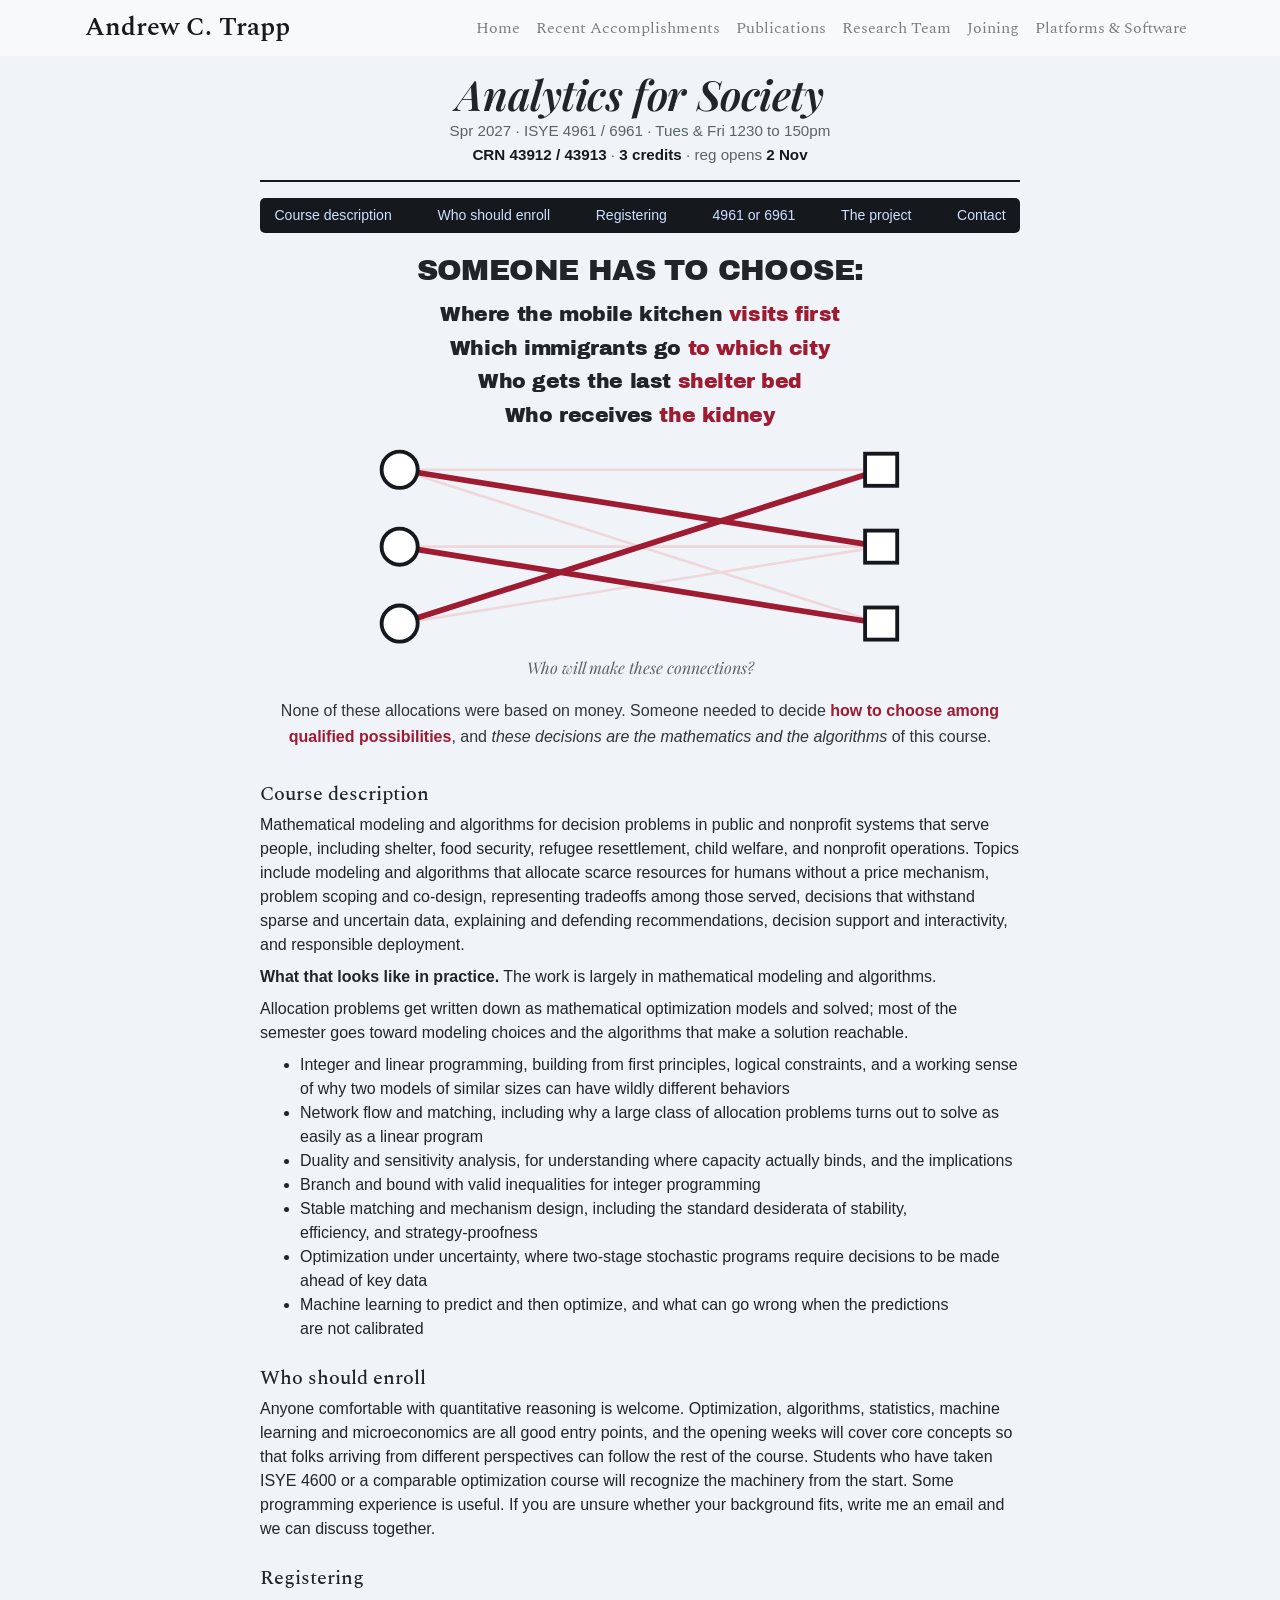
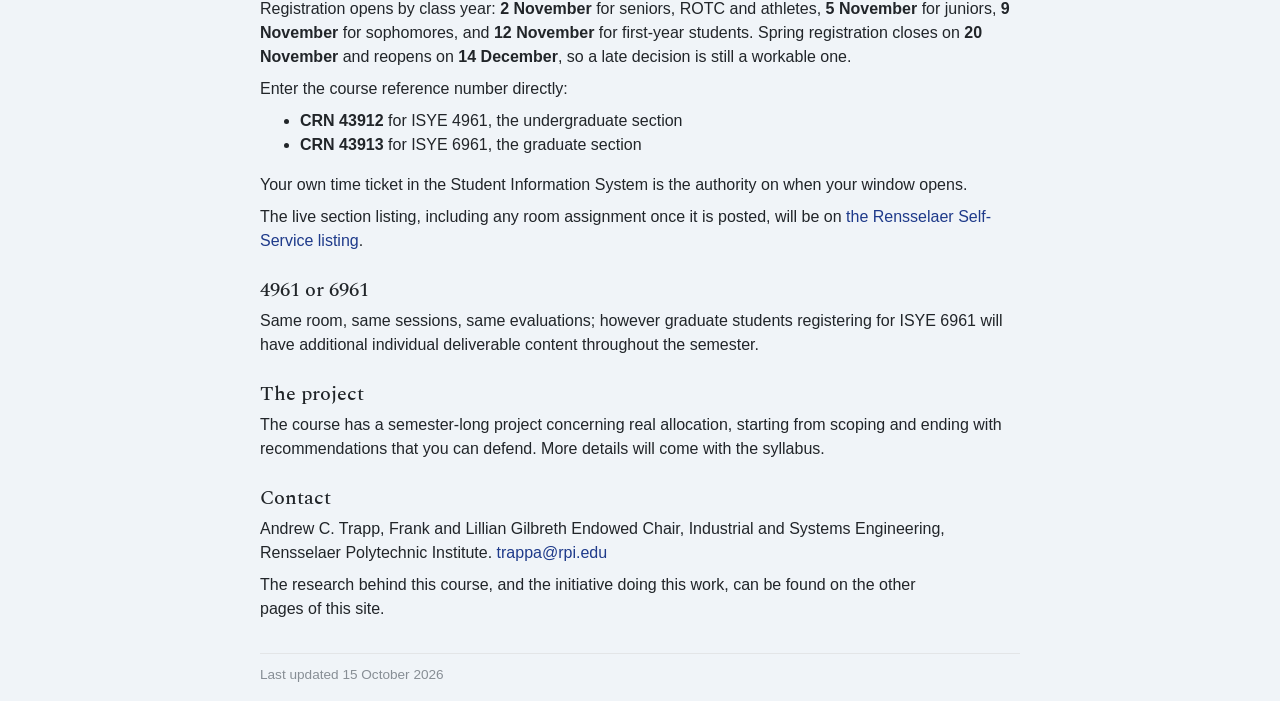
<file: analytics-for-society.htm>
<!DOCTYPE html>
<html lang="en">
<head>
  <meta charset="UTF-8" />
  <meta name="viewport" content="width=device-width, initial-scale=1.0" />
  <meta http-equiv="X-UA-Compatible" content="ie=edge" />
  <meta name="description" content="Analytics for Society, ISYE 4961 and 6961 at Rensselaer Polytechnic Institute, Spring 2027. Mathematical modeling and algorithms for allocating scarce resources in public and nonprofit systems." />
  <meta property="og:type" content="website" />
  <meta property="og:site_name" content="Andrew C. Trapp" />
  <meta property="og:title" content="Analytics for Society | ISYE 4961 and 6961, Spring 2027" />
  <meta property="og:description" content="A new Rensselaer elective on the mathematics of allocating scarce resources in systems that serve people." />
  <title>Analytics for Society | Andrew C. Trapp</title>
  <link rel="stylesheet" href="https://stackpath.bootstrapcdn.com/bootstrap/4.3.1/css/bootstrap.min.css" />
  <link rel="stylesheet" href="https://cdnjs.cloudflare.com/ajax/libs/font-awesome/5.2.0/css/all.css" />
  <link rel="stylesheet" href="accents.css" />
  <link rel="stylesheet" href="https://fonts.googleapis.com/css2?family=Archivo+Black&display=swap" />
  <link rel="stylesheet" href="https://fonts.googleapis.com/css2?family=Playfair+Display:ital,wght@1,600&display=swap" />
  <style>
  :root{--rpi:#9E1B32}
  .afs{max-width:760px}
  .afs-title{font-family:"Playfair Display",Georgia,serif;font-style:italic;font-weight:600;
    font-size:2.6rem;line-height:1.05;margin:0 0 .25rem;letter-spacing:-.01em;text-align:center}
  .afs-meta{color:#5b6269;font-size:.95rem;margin:0;text-align:center}
  .afs-reg{color:#5b6269;font-size:.95rem;margin:.1rem 0 0;text-align:center}
  .afs-reg b{color:#15181c}
  .afs-rule{border-top:2px solid #15181c;margin:.8rem 0 1rem}

  /* one line of links, spread edge to edge across the bar */
  .afs-bar{background:#15181c;border-radius:5px;padding:.45rem .9rem;margin:0 0 1.3rem;
    display:flex;flex-wrap:nowrap;justify-content:space-between;gap:.35rem 1rem}
  .afs-bar a{color:#cfe0ff;text-decoration:none;font-size:.88rem;white-space:nowrap;
    flex:0 0 auto}
  .afs-bar a:hover{color:#fff;text-decoration:underline}
  .stickybar{position:sticky;top:0;z-index:20}
  /* Below this width six across stops fitting, so the bar becomes a deliberate
     three by two rather than an accidental wrap. */
  @media (max-width:767px){
    .afs-bar{display:grid;grid-template-columns:repeat(3,1fr);justify-items:center;
      gap:.4rem .5rem;padding:.5rem .55rem}
    .afs-bar a{font-size:.8rem}
  }
  @media (max-width:360px){.afs-bar a{font-size:.74rem}}

  .afs-head{font-family:"Archivo Black",Impact,sans-serif;font-size:1.85rem;line-height:1.1;
    letter-spacing:-.02em;margin:0 0 1rem;text-align:center}
  .afs-decs{list-style:none;margin:0 0 1rem;padding:0;text-align:center}
  .afs-decs li{font-family:"Archivo Black",Impact,sans-serif;font-size:1.28rem;line-height:1.2;
    letter-spacing:-.02em;margin:0 0 .55rem}
  .afs-decs li span{color:var(--rpi)}
  /* the figure tracks the column rather than sitting at a fixed cap */
  .afs-bip{width:88%;max-width:none;display:block;margin:.5rem auto .2rem}
  .afs-cap{font-family:"Playfair Display",Georgia,serif;font-style:italic;text-align:center;
    color:#5b6269;margin:.35rem 0 1.1rem}
  .afs-close{line-height:1.65;color:#2f353b;text-align:center;margin:0 0 2rem}
  .afs-close b{color:var(--rpi)}
  .afs section{display:block;margin:0 0 1.6rem;scroll-margin-top:3.2rem}
  .afs section h2{font-size:1.25rem;margin:0 0 .4rem}
  .afs section p{margin:0 0 .5rem}
  .updated{color:#878e95;font-size:.85rem;border-top:1px solid #e3e5e7;padding-top:.7rem;
    margin-top:2rem}
  @media (max-width:575px){.afs-title{font-size:2rem}.afs-head{font-size:1.5rem}
    .afs-decs li{font-size:1.08rem}}
  /* On a phone the two masthead lines have to hold one line each, so the type steps
     down rather than letting the course numbers or the time wrap. */
  @media (max-width:430px){.afs-meta,.afs-reg{font-size:.80rem}}
  @media (max-width:370px){.afs-meta,.afs-reg{font-size:.75rem}}
  </style>
</head>
<body>
<nav class="navbar navbar-expand-lg navbar-light bg-light mb-3">
  <div class="container">
    <a class="navbar-brand" href="index.html">Andrew C. Trapp</a>
    <button class="navbar-toggler" data-toggle="collapse" data-target="#navbarNav">
      <span class="navbar-toggler-icon"></span>
    </button>
    <div class="collapse navbar-collapse" id="navbarNav">
      <ul class="navbar-nav ml-auto">
        <li class="nav-item"><a class="nav-link" href="index.html">Home</a></li>
        <li class="nav-item"><a class="nav-link" href="index.html#recent-accomplishments">Recent Accomplishments</a></li>
        <li class="nav-item"><a class="nav-link" href="publications.htm">Publications</a></li>
        <li class="nav-item"><a class="nav-link" href="team.htm">Research Team</a></li>
        <li class="nav-item"><a class="nav-link" href="joining.htm">Joining</a></li>
        <li class="nav-item"><a class="nav-link" href="platforms-and-software.htm">Platforms &amp; Software</a></li>
      </ul>
    </div>
  </div>
</nav>
<div class="container"><div class="afs mx-auto">

  <h1 class="afs-title">Analytics for Society</h1>
  <p class="afs-meta">Spr 2027 &middot; ISYE 4961 / 6961 &middot; Tues &amp; Fri 1230 to 150pm</p>
  <p class="afs-reg"><b>CRN 43912 / 43913</b> &middot; <b>3 credits</b> &middot; reg opens
  <b>2 Nov</b></p>
  <div class="afs-rule"></div>

  <div class="afs-bar stickybar"><a href="#description">Course description</a><a href="#who">Who should enroll</a><a href="#register">Registering</a><a href="#levels">4961 or 6961</a><a href="#project">The project</a><a href="#contact">Contact</a></div>

  <h2 class="afs-head">SOMEONE HAS TO CHOOSE:</h2>
  <ul class="afs-decs"><li>Where the mobile kitchen <span>visits first</span></li><li>Which immigrants go <span>to which city</span></li><li>Who gets the last <span>shelter bed</span></li><li>Who receives <span>the kidney</span></li></ul>
  <svg viewBox="0 0 200 62" class="afs-bip" aria-hidden="true">
<g stroke="#eed8dc" stroke-width="0.8" fill="none">
<path d="M28 8 L172 8"/><path d="M28 31 L172 31"/><path d="M28 8 L172 54"/><path d="M28 54 L172 31"/></g>
<g stroke="#9E1B32" stroke-width="1.7" fill="none" stroke-linecap="round">
<path d="M28 8 L172 31"/><path d="M28 31 L172 54"/><path d="M28 54 L172 8"/></g>
<g fill="#fff" stroke="#15181c" stroke-width="1.15">
<circle cx="28" cy="8" r="5.4"/><circle cx="28" cy="31" r="5.4"/><circle cx="28" cy="54" r="5.4"/></g>
<g fill="#fff" stroke="#15181c" stroke-width="1.15">
<rect x="167.2" y="3.2" width="9.6" height="9.6"/><rect x="167.2" y="26.2" width="9.6" height="9.6"/>
<rect x="167.2" y="49.2" width="9.6" height="9.6"/></g></svg>
  <p class="afs-cap">Who will make these connections?</p>
  <p class="afs-close">None of these allocations were based on money. Someone needed to decide
  <b>how to choose among qualified possibilities</b>, and <i>these decisions are the mathematics
  and the algorithms</i> of this course.</p>

  <section id="description">
    <h2>Course description</h2>
    <p>Mathematical modeling and algorithms for decision problems in public and nonprofit systems
    that serve people, including shelter, food security, refugee resettlement, child welfare, and
    nonprofit operations. Topics include modeling and algorithms that allocate scarce resources for
    humans without a price mechanism, problem scoping and co-design, representing tradeoffs among
    those served, decisions that withstand sparse and uncertain data, explaining and defending
    recommendations, decision support and interactivity, 
    and&nbsp;responsible&nbsp;deployment.</p>
    <p><b>What that looks like in practice.</b> The work is largely in mathematical
    modeling&nbsp;and&nbsp;algorithms.</p>
    <p>Allocation problems get written down as mathematical optimization models and solved; most of
    the semester goes toward modeling choices and the algorithms that make
    a&nbsp;solution&nbsp;reachable.</p>
    <ul>
      <li>Integer and linear programming, building from first principles, logical constraints, and
      a working sense of why two models of similar sizes can have
      wildly&nbsp;different&nbsp;behaviors</li>
      <li>Network flow and matching, including why a large class of allocation problems turns out
      to solve as easily as
      a&nbsp;linear&nbsp;program</li>
      <li>Duality and sensitivity analysis, for understanding where capacity actually binds,
      and&nbsp;the&nbsp;implications</li>
      <li>Branch and bound with valid inequalities
      for&nbsp;integer&nbsp;programming</li>
      <li>Stable matching and mechanism design, including the standard desiderata of stability,
      efficiency,&nbsp;and&nbsp;strategy-proofness</li>
      <li>Optimization under uncertainty, where two-stage stochastic programs require decisions to
      be made ahead&nbsp;of&nbsp;key&nbsp;data</li>
      <li>Machine learning to predict and then optimize, and what can go wrong when the predictions
      are&nbsp;not&nbsp;calibrated</li>
    </ul>
  </section>

  <section id="who">
    <h2>Who should enroll</h2>
    <p>Anyone comfortable with quantitative reasoning is welcome. Optimization, algorithms,
    statistics, machine learning and microeconomics are all good entry points, and the opening
    weeks will cover core concepts so that folks arriving from different perspectives can follow
    the rest of the course. Students who have taken ISYE 4600 or a
    comparable optimization course will recognize the machinery from the start. Some
    programming experience is useful. If you are unsure whether your
    background fits, write me an email and we
    can&nbsp;discuss&nbsp;together.</p>
  </section>

  <section id="register">
    <h2>Registering</h2>
    <p>Registration opens by class year: <b>2 November</b> for seniors, ROTC and athletes,
    <b>5 November</b> for juniors, <b>9 November</b> for sophomores, and <b>12 November</b> for
    first-year students. Spring registration closes on <b>20 November</b> and reopens on
    <b>14 December</b>, so a late decision is still a workable one.</p>
    <p>Enter the course reference number directly:</p>
    <ul>
      <li><b>CRN 43912</b> for ISYE 4961, the&nbsp;undergraduate&nbsp;section</li>
      <li><b>CRN 43913</b> for ISYE 6961, the&nbsp;graduate&nbsp;section</li>
    </ul>
    <p>Your own time ticket in the Student Information System is the authority on
    when&nbsp;your&nbsp;window&nbsp;opens.</p>
    <p>The live section listing, including any room assignment once it is posted, will be on
    <a href="https://sis.rpi.edu/rss/bwckctlg.p_disp_listcrse?term_in=202701&amp;subj_in=ISYE&amp;crse_in=4961&amp;schd_in=">the Rensselaer Self-Service listing</a>.</p>
  </section>

  <section id="levels">
    <h2>4961 or 6961</h2>
    <p>Same room, same sessions, same evaluations; however graduate students registering for
    ISYE 6961 will have additional individual deliverable content throughout the semester.</p>
  </section>

  <section id="project">
    <h2>The project</h2>
    <p>The course has a semester-long project concerning real allocation, starting from
    scoping and ending with recommendations that you can defend. More details will come with the
    syllabus.</p>
  </section>

  <section id="contact">
    <h2>Contact</h2>
    <p>Andrew C. Trapp, Frank and Lillian Gilbreth Endowed Chair, Industrial and Systems
    Engineering, Rensselaer Polytechnic Institute.
    <a href="mailto:trappa@rpi.edu">trappa@rpi.edu</a></p>
    <p>The research behind this course, and the initiative doing this work, can be found on the
    other
    pages&nbsp;of&nbsp;this&nbsp;site.</p>
  </section>

  <p class="updated">Last updated 15 October 2026</p>

</div></div>
<!-- Statcounter -->
  <script type="text/javascript">
  var sc_project=7139907;
  var sc_invisible=1;
  var sc_security="48ef0ec4";
  </script>
  <script type="text/javascript">
  /* Load the counter on the live site only. Local previews (localhost, 127.0.0.1,
     a file:// page) are skipped so development traffic stays out of the stats. */
  (function () {
    var h = location.hostname;
    if (h === '' || h === 'localhost' || h === '127.0.0.1' || h === '[::1]'
        || /\.(localhost|test)$/.test(h)) return;
    var s = document.createElement('script');
    s.type = 'text/javascript';
    s.async = true;
    s.src = 'https://www.statcounter.com/counter/counter.js';
    document.body.appendChild(s);
  })();
  </script>
  <noscript><div class="statcounter"><a title="Web Analytics
  Made Easy - Statcounter" href="https://statcounter.com/"
  target="_blank"><img class="statcounter"
  src="https://c.statcounter.com/7139907/0/48ef0ec4/1/"
  alt="Web Analytics Made Easy - Statcounter"
  referrerPolicy="no-referrer-when-downgrade"></a></div></noscript>
  <!-- End of Statcounter Code -->
<script src="https://code.jquery.com/jquery-3.3.1.slim.min.js"></script>
<script src="https://cdnjs.cloudflare.com/ajax/libs/popper.js/1.14.7/umd/popper.min.js"></script>
<script src="https://stackpath.bootstrapcdn.com/bootstrap/4.3.1/js/bootstrap.min.js"></script>
</body>
</html>
</file>
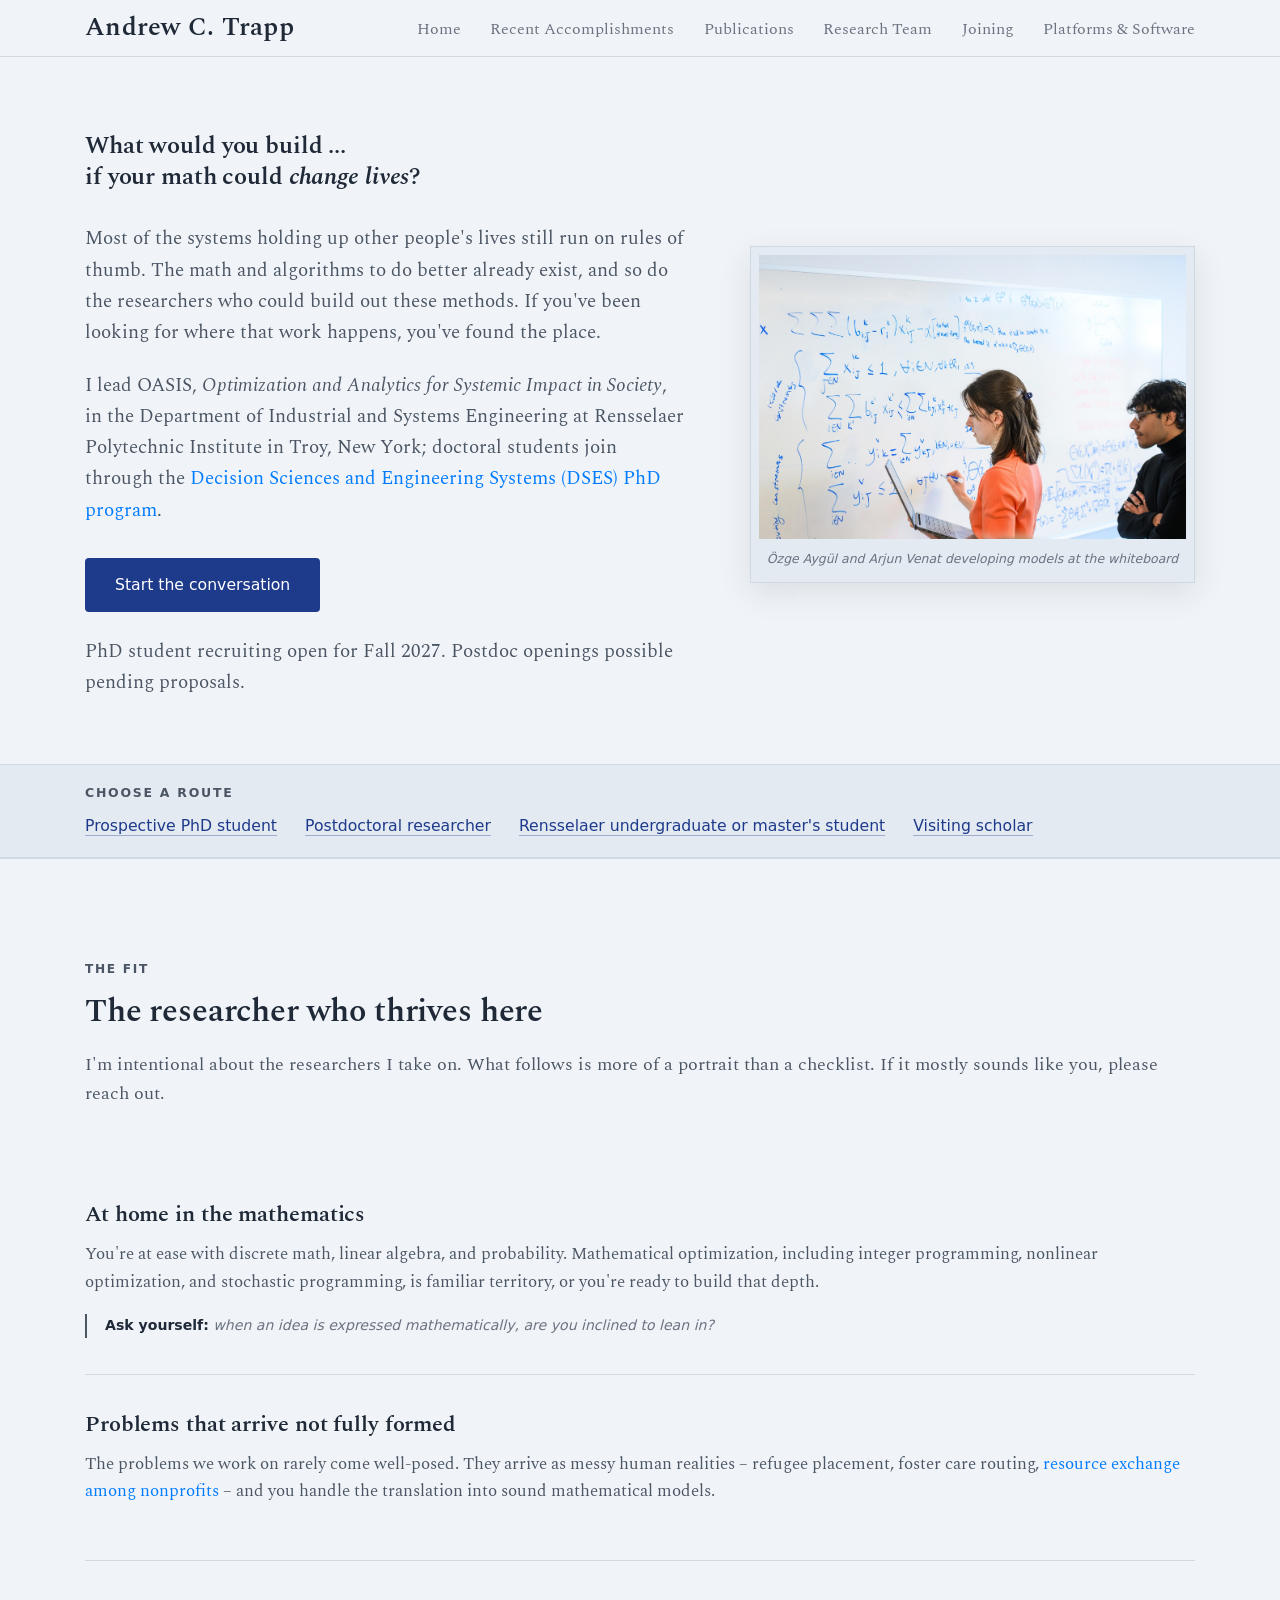
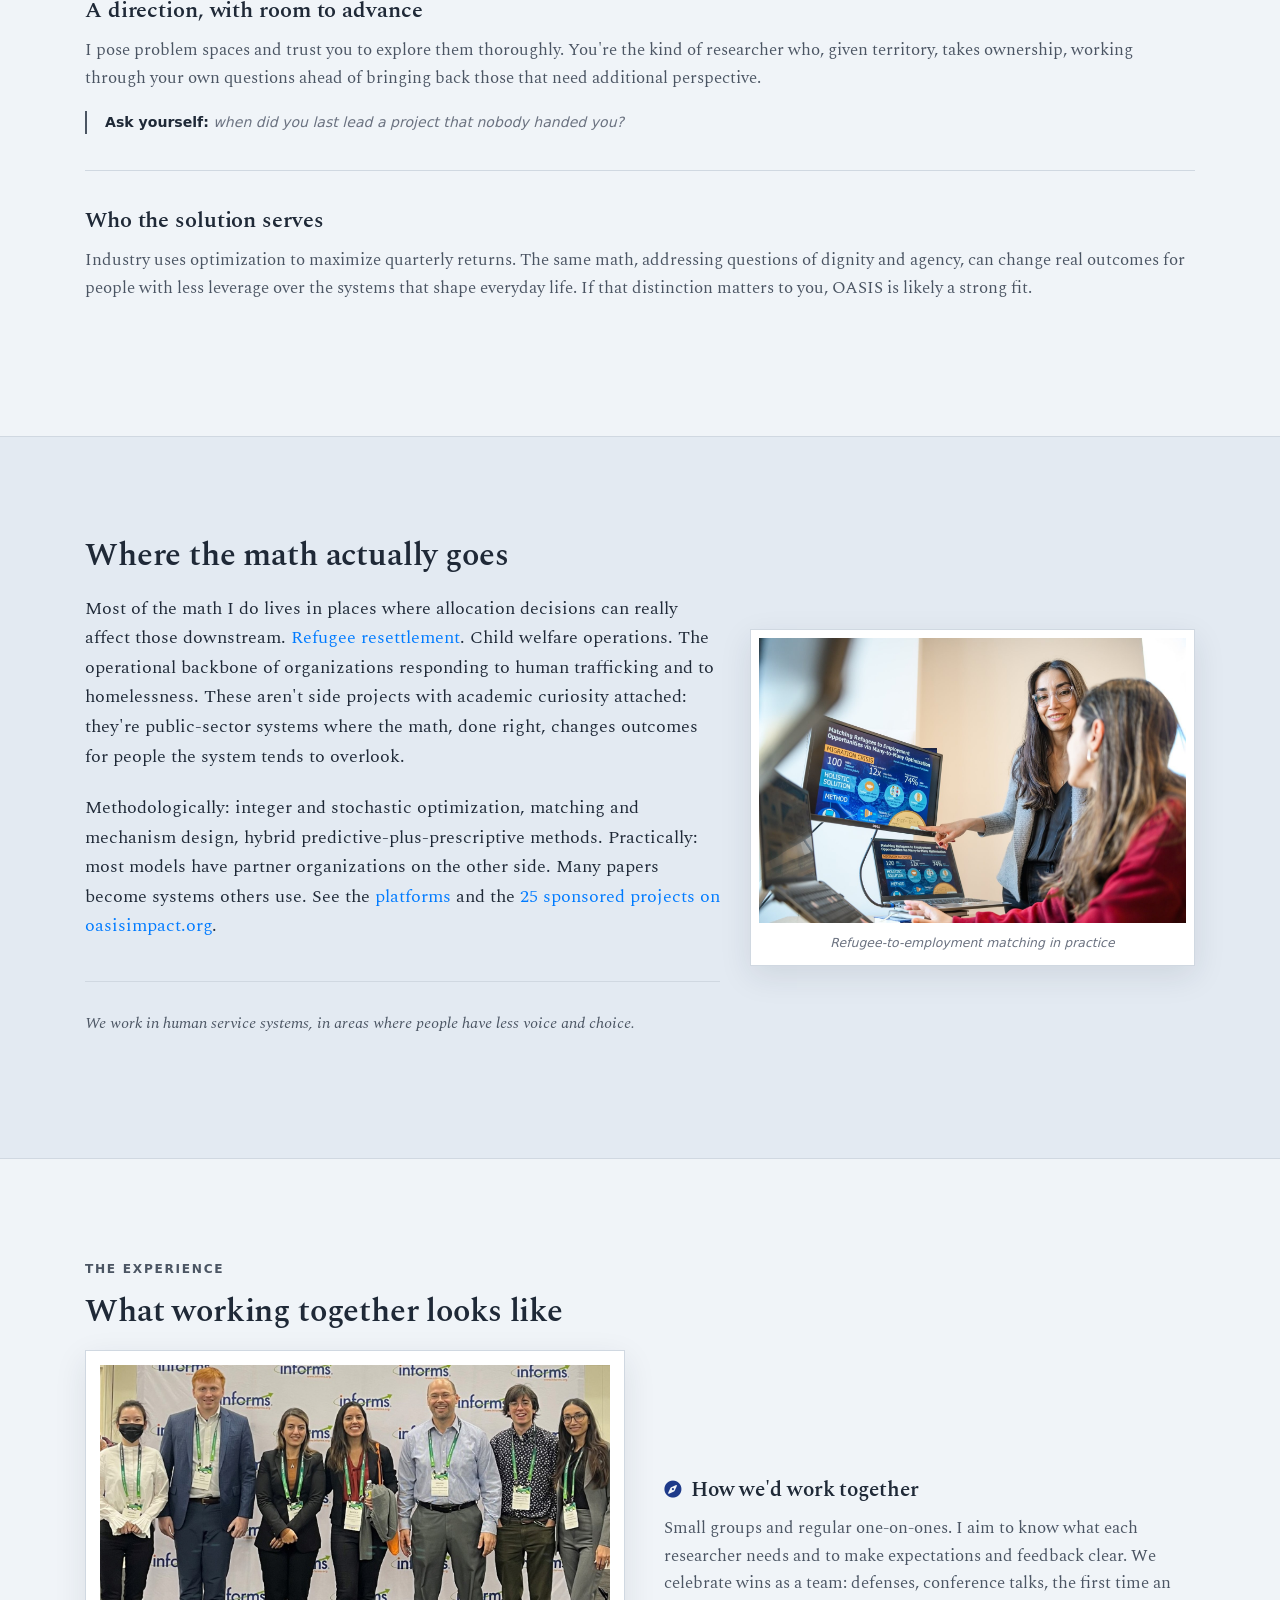
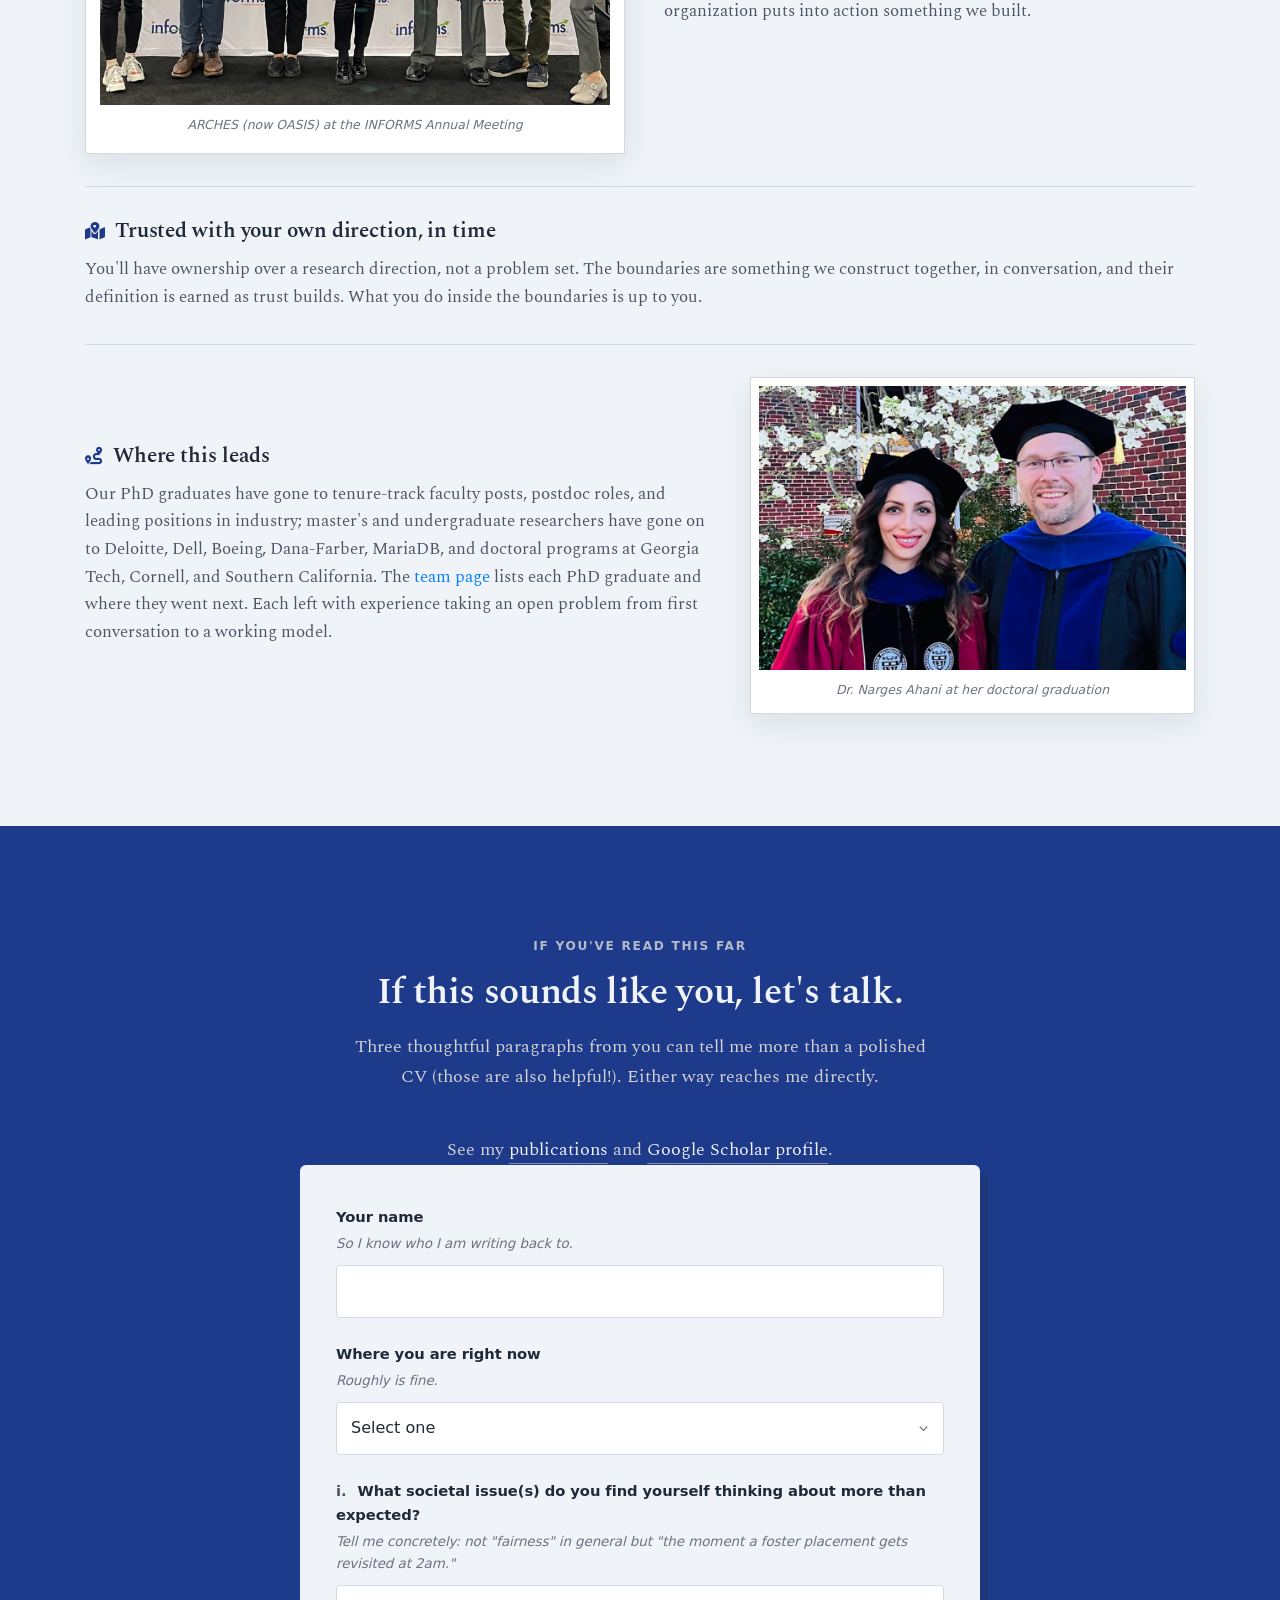
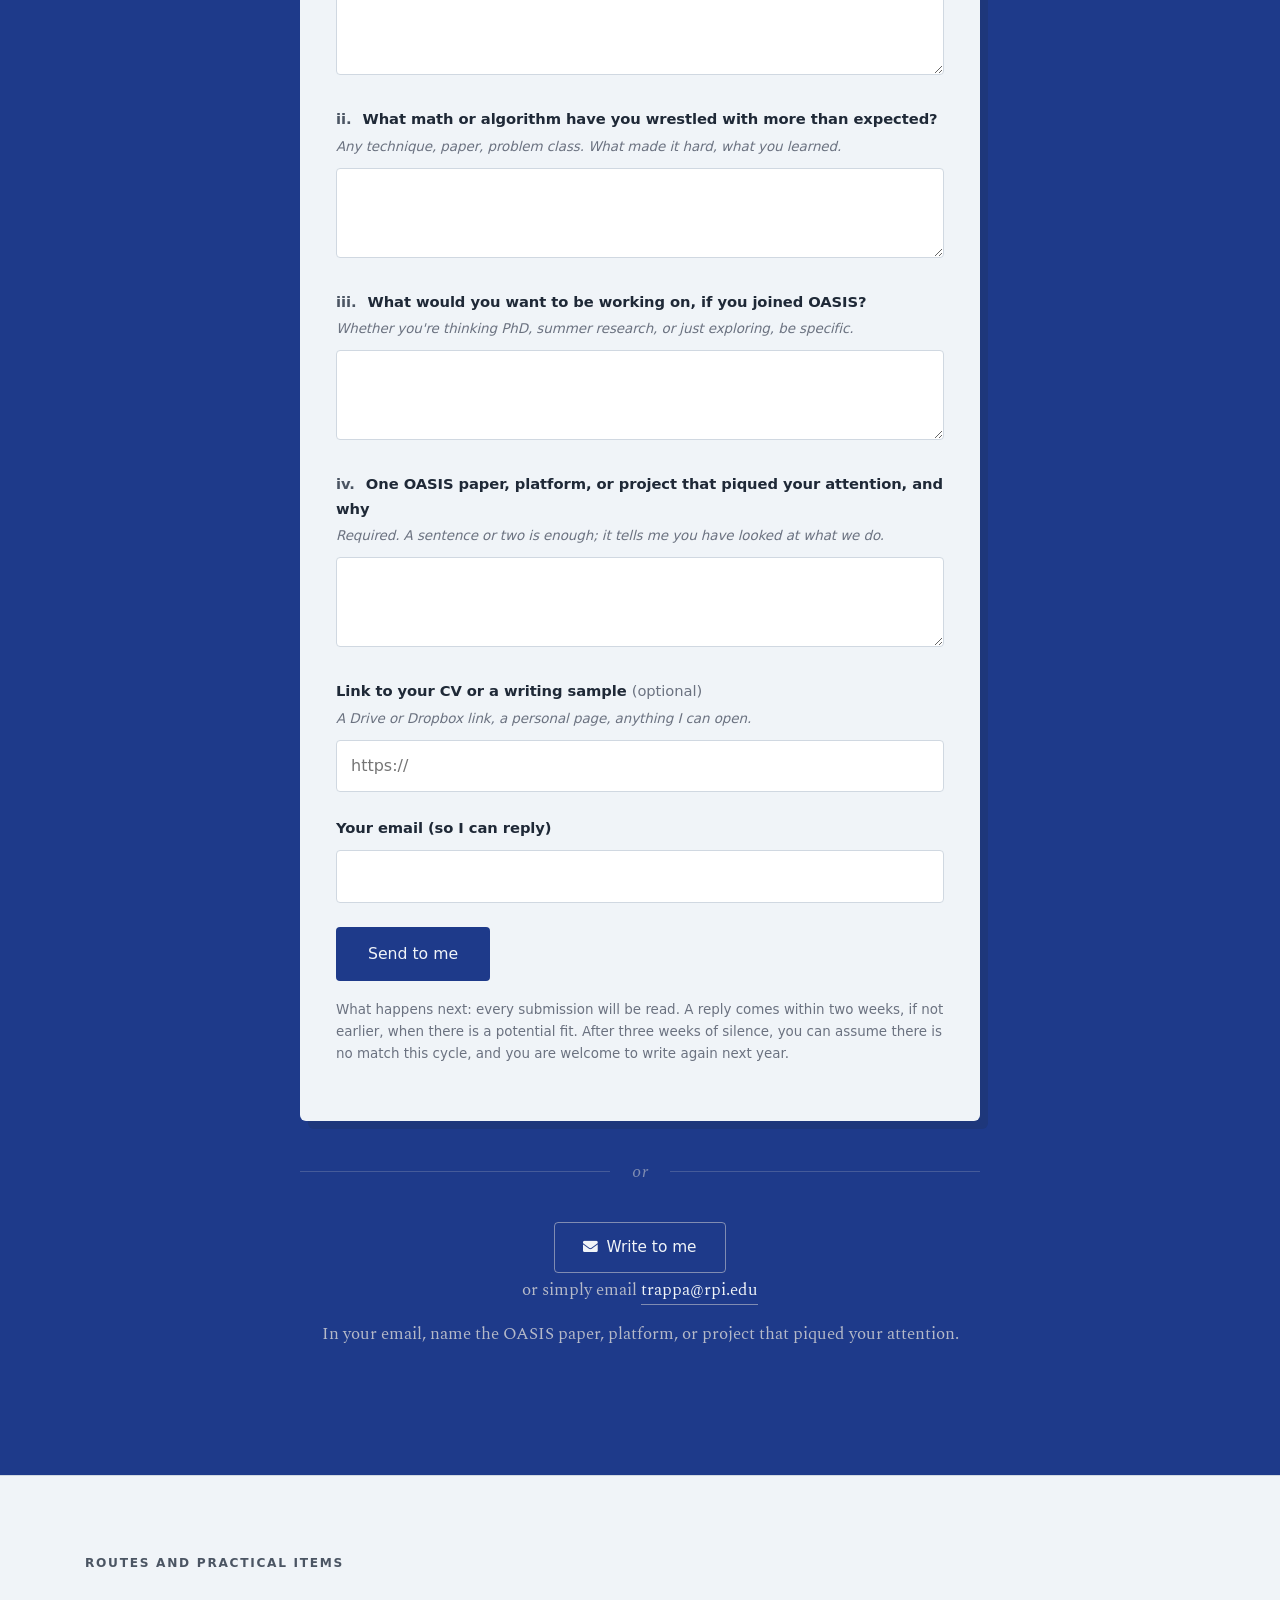
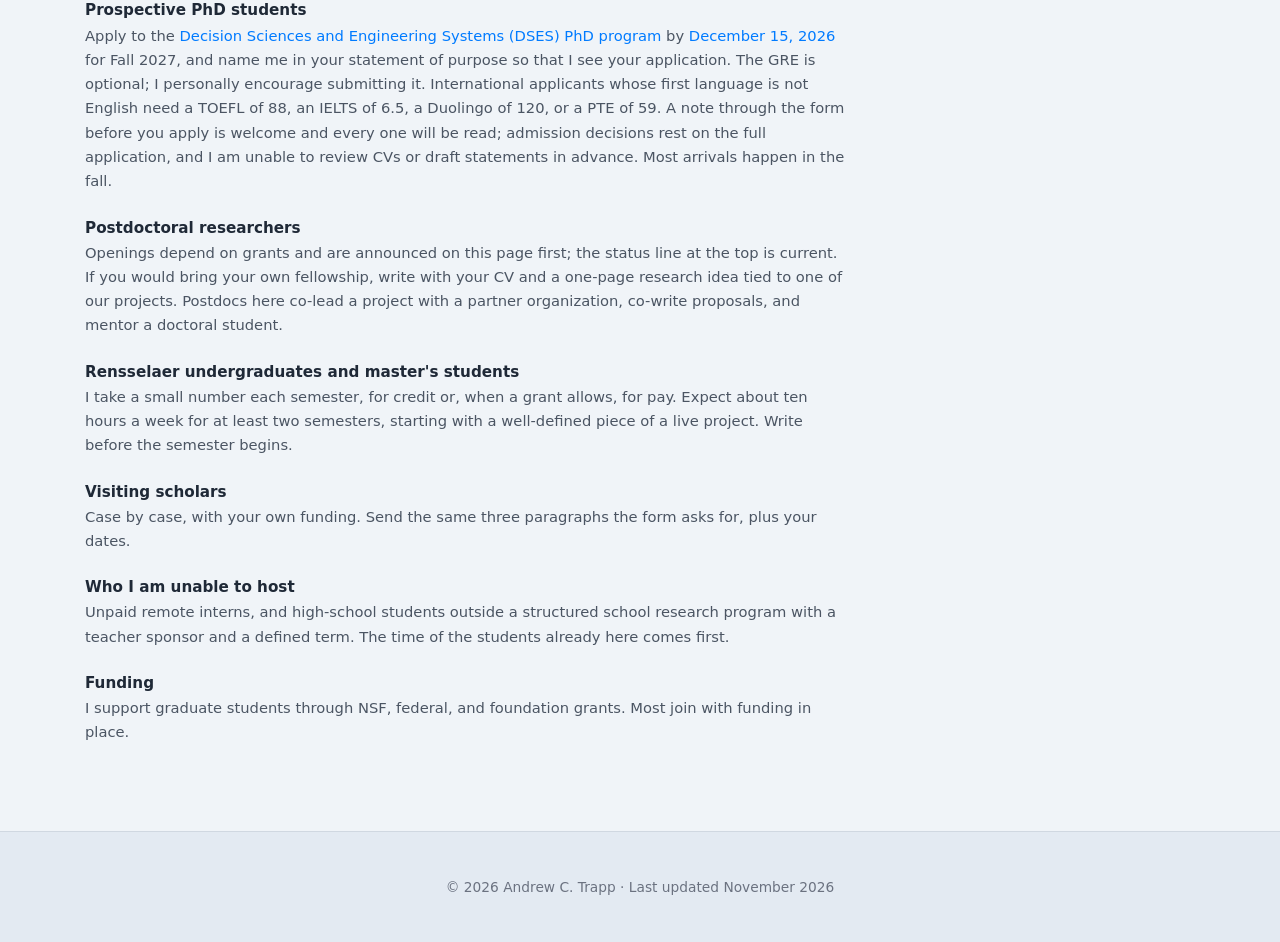
<file: joining.htm>
<!DOCTYPE html>
<html lang="en">
<head>
  <meta charset="UTF-8">
  <meta name="viewport" content="width=device-width, initial-scale=1.0">
  <title>Join OASIS at Rensselaer &middot; Andrew C. Trapp</title>
  <link rel="canonical" href="https://andrewctrapp.github.io/joining.htm" />
  <meta name="description" content="Join OASIS at Rensselaer: Andrew C. Trapp's optimization and analytics group. PhD positions in the DSES program, postdocs, nonprofit and agency partnerships." />
  <meta property="og:type" content="website" />
  <meta property="og:site_name" content="Andrew C. Trapp" />
  <meta property="og:title" content="Join OASIS at Rensselaer | Andrew C. Trapp" />
  <meta property="og:description" content="Join OASIS at Rensselaer: Andrew C. Trapp's optimization and analytics group. PhD positions in the DSES program, postdocs, nonprofit and agency partnerships." />
  <meta property="og:url" content="https://andrewctrapp.github.io/joining.htm" />
  <meta property="og:image" content="https://andrewctrapp.github.io/img/og_card.png" />
  <meta property="og:image:width" content="1200" />
  <meta property="og:image:height" content="630" />
  <meta property="og:image:alt" content="Andrew C. Trapp, Professor and Gilbreth Endowed Chair, Industrial and Systems Engineering, RPI" />
  <meta name="twitter:card" content="summary_large_image" />
  <meta name="twitter:title" content="Join OASIS at Rensselaer | Andrew C. Trapp" />
  <meta name="twitter:description" content="Join OASIS at Rensselaer: Andrew C. Trapp's optimization and analytics group. PhD positions in the DSES program, postdocs, nonprofit and agency partnerships." />
  <meta name="twitter:image" content="https://andrewctrapp.github.io/img/og_card.png" />
  <link rel="stylesheet" href="https://stackpath.bootstrapcdn.com/bootstrap/4.3.1/css/bootstrap.min.css">
  <link rel="stylesheet" href="https://cdnjs.cloudflare.com/ajax/libs/font-awesome/5.2.0/css/all.css">
  <link href="https://fonts.googleapis.com/css2?family=Spectral:ital,wght@0,400;0,500;0,600;1,400;1,500&display=swap" rel="stylesheet">

  <style>
    /* Images carry width and height attributes (added 2026-10-18) so browsers can reserve space before
       loading; height auto keeps the CSS in charge of sizing so the attributes never stretch an image. */
    img[width][height] { height: auto; }
    :root {
      /* Four families: page tints, ink greys, one navy accent, one hairline.
         Each name below describes the value it actually holds. */
      --paper: #f0f4f8;          /* page background, cool blue-grey */
      --paper-deep: #e3eaf2;     /* image mats and insets */
      --ink: #1f2937;            /* body text, near-black slate */
      --ink-soft: #4b5563;       /* secondary text, eyebrows, small rules */
      --ink-muted: #6b7280;      /* captions and hints */
      --navy: #1e3a8a;           /* the single accent */
      --navy-deep: #162c66;      /* navy on hover */
      --rule: #d0d8e1;           /* hairline borders */
      --font-ui: system-ui, -apple-system, 'Segoe UI', Roboto, Helvetica, Arial, sans-serif;
    }
    body {
      font-family: 'Spectral', Georgia, 'Times New Roman', serif;
      color: var(--ink);
      background: var(--paper);
      line-height: 1.65;
      font-size: 17px;
    }
    .ui-font {
      font-family: var(--font-ui);
    }


    nav.simple {
      padding: 0;
      border-bottom: 1px solid var(--rule);
      background: var(--paper);
      font-family: var(--font-ui);
    }
    nav.simple > .container {
      min-height: 56px;
    }
    nav.simple .brand {
      font-family: 'Spectral', Georgia, serif;
      font-weight: 600;
      font-size: 1.6rem;
      line-height: 1.2;
      color: var(--ink);
      text-decoration: none;
      letter-spacing: 0.01em;
    }
    nav.simple .links a {
      font-family: 'Spectral', Georgia, serif;
      color: var(--ink-muted);
      font-size: 1rem;
      text-decoration: none;
      margin-left: 24px;
      transition: color 0.2s;
    }
    nav.simple .links a:hover { color: var(--navy); }

    /* HERO - letter-like */
    .hero {
      padding: 74px 0 66px;
    }
    .hero .salutation {
      font-family: var(--font-ui);
      font-size: 0.78rem;
      letter-spacing: 0.14em;
      text-transform: uppercase;
      color: var(--ink-soft);
      font-weight: 600;
      margin-bottom: 24px;
    }
    .hero .lead-question {
      font-size: 1.5rem;
      line-height: 1.3;
      font-weight: 600;
      color: var(--ink);
      margin-bottom: 30px;
      letter-spacing: -0.005em;
    }
    .hero .lead-question em {
      font-style: italic;
    }
    .hero .lead-body {
      font-size: 1.18rem;
      color: var(--ink-soft);
      max-width: 600px;
      margin-bottom: 32px;
    }
    .hero .lead-where {
      margin-top: -10px;
    }
    .hero .hero-status {
      font-size: 1.18rem;
      color: var(--ink-soft);
      max-width: 600px;
      margin: 24px 0 0;
    }
    .hero .lead-signoff {
      font-family: var(--font-ui);
      font-size: 0.92rem;
      color: var(--ink-muted);
      margin-top: 36px;
    }
    .hero .lead-signoff strong {
      color: var(--ink);
      font-weight: 600;
    }
    .hero .hero-cta {
      background: var(--navy);
      color: #fff;
      border: 0;
      padding: 14px 30px;
      border-radius: 4px;
      font-family: var(--font-ui);
      font-weight: 500;
      font-size: 0.98rem;
      text-decoration: none;
      display: inline-block;
      transition: all 0.2s;
    }
    .hero .hero-cta:hover {
      background: var(--navy-deep);
      transform: translateY(-1px);
      color: #fff;
      text-decoration: none;
    }
    .hero-image-frame {
      background: var(--paper-deep);
      border: 1px solid var(--rule);
      padding: 8px;
      box-shadow: 0 10px 30px rgba(31,41,55,0.10);
    }
    .hero-image-frame img {
      width: 100%;
      aspect-ratio: 3/2;
      object-fit: cover;
      display: block;
    }
    .hero-image-frame .hero-image-caption {
      font-family: var(--font-ui);
      font-size: 0.78rem;
      color: var(--ink-muted);
      font-style: italic;
      text-align: center;
      margin: 10px 4px 4px;
    }

    /* SECTION HEADERS */
    .section-eyebrow {
      font-family: var(--font-ui);
      font-size: 0.76rem;
      letter-spacing: 0.14em;
      text-transform: uppercase;
      color: var(--ink-soft);
      font-weight: 600;
      margin-bottom: 14px;
    }
    .section-title {
      font-size: 2rem;
      font-weight: 600;
      color: var(--ink);
      margin-bottom: 18px;
      letter-spacing: -0.005em;
    }
    .section-lede {
      font-size: 1.12rem;
      color: var(--ink-soft);
      max-width: 720px;
      margin-bottom: 56px;
    }

    /* FIT - editorial numbered list, not boxy cards */
    .fit-section {
      padding: 100px 0 80px;
      background: var(--paper);
      border-top: 1px solid var(--rule);
    }
    .fit-section .section-lede { max-width: none; }
    .fit-item {
      padding: 36px 0;
      border-bottom: 1px solid var(--rule);
    }
    .fit-item:last-child { border-bottom: 0; }
    .fit-item-body h4 {
      font-size: 1.35rem;
      font-weight: 600;
      line-height: 1.3;
      color: var(--ink);
      margin-bottom: 12px;
      letter-spacing: -0.005em;
    }
    .fit-item-body p {
      font-size: 1.05rem;
      color: var(--ink-soft);
      margin-bottom: 18px;
    }
    .fit-prompt {
      font-family: var(--font-ui);
      font-size: 0.88rem;
      color: var(--ink-muted);
      font-style: italic;
      padding-left: 18px;
      border-left: 2px solid var(--ink-soft);
    }
    .fit-prompt strong { color: var(--ink); font-weight: 600; font-style: normal; }

    /* THE WORK - quiet narrative */
    .work-section {
      padding: 100px 0;
      background: var(--paper-deep);
      border-top: 1px solid var(--rule);
      border-bottom: 1px solid var(--rule);
    }
    .work-section p {
      font-size: 1.12rem;
      color: var(--ink);
      margin-bottom: 22px;
    }
    .work-section .signature-domains {
      font-size: 1rem;
      color: var(--ink-soft);
      margin-top: 40px;
      font-style: italic;
      padding-top: 28px;
      border-top: 1px solid var(--rule);
    }
    .work-image-frame {
      background: #fff;
      border: 1px solid var(--rule);
      padding: 8px;
      box-shadow: 0 10px 30px rgba(31,41,55,0.10);
    }
    .work-image-frame img {
      width: 100%;
      aspect-ratio: 3/2;
      object-fit: cover;
      display: block;
    }
    .work-image-frame .work-image-caption {
      font-family: var(--font-ui);
      font-size: 0.78rem;
      color: var(--ink-muted);
      font-style: italic;
      text-align: center;
      margin: 10px 4px 4px;
    }

    /* THE EXPERIENCE - narrative again, no card boxes */
    .experience-section { padding: 100px 0 80px; }
    .experience-section .section-lede { margin-bottom: 24px; }
    .experience-section .exp-item:first-of-type { padding-top: 0; }
    .exp-item {
      padding: 32px 0;
      border-bottom: 1px solid var(--rule);
    }
    .exp-item:last-child { border-bottom: 0; }
    .exp-item h4 {
      font-size: 1.3rem;
      font-weight: 600;
      color: var(--ink);
      margin-bottom: 12px;
      letter-spacing: -0.005em;
    }
    .exp-item h4 .exp-icon {
      color: var(--navy);
      margin-right: 10px;
      font-size: 1.1rem;
    }
    .exp-item p {
      font-size: 1.05rem;
      color: var(--ink-soft);
      margin-bottom: 0;
    }
    .exp-image-frame {
      background: #fff;
      border: 1px solid var(--rule);
      padding: 8px;
      box-shadow: 0 10px 30px rgba(31,41,55,0.10);
    }
    .exp-image-frame--team {
      padding: 14px;
    }
    .exp-image-frame img {
      width: 100%;
      aspect-ratio: 3/2;
      object-fit: cover;
      display: block;
    }
    .exp-image-frame .exp-image-caption {
      font-family: var(--font-ui);
      font-size: 0.78rem;
      color: var(--ink-muted);
      font-style: italic;
      text-align: center;
      margin: 10px 4px 4px;
    }
    @media (max-width: 991px) {
      .exp-image-frame { margin-top: 24px; }
    }

    /* CLOSING CTA - structured form */
    .cta-section {
      padding: 110px 0;
      background: var(--navy);
      color: var(--paper);
    }
    .cta-section .section-eyebrow { color: rgba(245,239,226,0.7); }
    .cta-section .cta-title {
      font-size: 2.3rem;
      font-weight: 600;
      color: var(--paper);
      margin-bottom: 18px;
      letter-spacing: -0.01em;
    }
    .cta-section .cta-body {
      font-size: 1.12rem;
      color: rgba(245,239,226,0.85);
      margin-bottom: 44px;
      max-width: 600px;
    }
    .cta-form {
      background: var(--paper);
      color: var(--ink);
      padding: 40px 36px;
      border-radius: 6px;
      max-width: 680px;
      margin-left: auto;
      margin-right: auto;
      box-shadow: 8px 8px 0 rgba(31,41,55,0.18);
    }
    .cta-form label {
      font-family: var(--font-ui);
      font-size: 0.92rem;
      font-weight: 600;
      color: var(--ink);
      letter-spacing: -0.005em;
      margin-bottom: 10px;
      display: block;
    }
    .cta-form .label-number {
      color: var(--ink-soft);
      font-weight: 700;
      margin-right: 6px;
    }
    .cta-form label .label-hint {
      display: block;
      font-weight: 400;
      font-size: 0.84rem;
      color: var(--ink-muted);
      margin-top: 4px;
      font-style: italic;
    }
    .cta-form textarea,
    .cta-form select,
    .cta-form input[type="text"],
    .cta-form input[type="email"] {
      width: 100%;
      border: 1px solid var(--rule);
      border-radius: 4px;
      padding: 12px 14px;
      font-family: var(--font-ui);
      font-size: 1rem;
      color: var(--ink);
      background: #fff;
      margin-bottom: 24px;
      resize: vertical;
      transition: border-color 0.2s;
    }
    .cta-form textarea:focus,
    .cta-form input:focus {
      outline: 0;
      border-color: var(--navy);
      box-shadow: 0 0 0 3px rgba(30,58,138,0.12);
    }
    .cta-form textarea { min-height: 90px; }
    .cta-form select {
      appearance: none;
      -webkit-appearance: none;
      padding-right: 38px;
      background-image: url("data:image/svg+xml;charset=UTF-8,%3csvg xmlns='http://www.w3.org/2000/svg' viewBox='0 0 24 24' fill='none' stroke='%236b7280' stroke-width='2'%3e%3cpolyline points='6 9 12 15 18 9'/%3e%3c/svg%3e");
      background-repeat: no-repeat;
      background-position: right 12px center;
      background-size: 15px;
    }
    .cta-form label .label-optional {
      font-weight: 400;
      color: var(--ink-muted);
    }
    .cta-form .submit-row {
      display: flex;
      align-items: center;
      gap: 18px;
      flex-wrap: wrap;
    }
    .cta-form button.submit-btn {
      background: var(--navy);
      color: var(--paper);
      border: 0;
      padding: 14px 32px;
      border-radius: 4px;
      font-family: var(--font-ui);
      font-weight: 500;
      font-size: 0.98rem;
      cursor: pointer;
      transition: all 0.2s;
    }
    .cta-form button.submit-btn:hover {
      background: var(--navy-deep);
      transform: translateY(-1px);
    }
    .cta-form .botcheck { display: none !important; }
    .cta-form .form-status {
      font-family: var(--font-ui);
      font-size: 0.92rem;
      margin: 0;
      color: var(--ink-soft);
    }
    .cta-form .form-status.is-ok { color: #1e6f5c; font-weight: 600; }
    .cta-form .form-status.is-error { color: #9b2c2c; }
    .cta-form.is-sent label,
    .cta-form.is-sent textarea,
    .cta-form.is-sent select,
    .cta-form.is-sent input[type="text"],
    .cta-form.is-sent input[type="email"],
    .cta-form.is-sent .submit-btn { display: none; }
    .cta-form .form-note {
      margin-top: 18px;
      font-family: var(--font-ui);
      font-size: 0.84rem;
      color: var(--ink-muted);
    }

    /* TRIPLE-DOOR CTA - three ways to start the conversation */
    .cta-divider {
      display: flex;
      align-items: center;
      max-width: 680px;
      margin: 36px auto;
      color: rgba(245,239,226,0.45);
      font-family: 'Spectral', serif;
      font-style: italic;
      font-size: 1.1rem;
      letter-spacing: 0.05em;
    }
    .cta-divider::before,
    .cta-divider::after {
      content: "";
      flex: 1;
      border-bottom: 1px solid rgba(245,239,226,0.18);
    }
    .cta-divider span { padding: 0 22px; }

    .cta-alt-action {
      max-width: 680px;
      margin: 0 auto;
      text-align: center;
    }
    .cta-alt-action .alt-button {
      display: inline-block;
      background: transparent;
      color: var(--paper);
      border: 1.5px solid rgba(245,239,226,0.45);
      padding: 12px 28px;
      border-radius: 4px;
      font-family: var(--font-ui);
      font-weight: 500;
      font-size: 0.96rem;
      text-decoration: none;
      transition: all 0.2s;
    }
    .cta-alt-action .alt-button:hover {
      background: var(--paper);
      color: var(--navy);
      border-color: var(--paper);
      text-decoration: none;
      transform: translateY(-1px);
      box-shadow: 0 6px 18px rgba(0,0,0,0.2);
    }
    .cta-alt-action .alt-button i {
      margin-right: 8px;
      font-size: 0.92rem;
    }
    .cta-alt-action .alt-direct {
      font-family: 'Spectral', serif;
      font-size: 1.05rem;
      color: rgba(245,239,226,0.7);
      margin-top: 4px;
    }
    .cta-alt-action .alt-direct a {
      color: var(--paper);
      border-bottom: 1px solid rgba(245,239,226,0.45);
      text-decoration: none;
      padding-bottom: 1px;
      transition: border-color 0.2s;
    }
    .cta-section .cta-proof {
      font-size: 1.12rem;
      color: rgba(245,239,226,0.85);
      max-width: 680px;
      margin: 4px auto 0;
    }
    .cta-section .cta-proof a {
      color: var(--paper);
      border-bottom: 1px solid rgba(245,239,226,0.45);
      text-decoration: none;
    }
    .cta-alt-action .alt-ask { margin-top: 12px; }
    .cta-alt-action .alt-direct a:hover {
      border-color: var(--paper);
    }

    /* ROUTES STRIP */
    .routes-strip {
      padding: 18px 0;
      background: var(--paper-deep);
      border-top: 1px solid var(--rule);
      border-bottom: 1px solid var(--rule);
      font-family: var(--font-ui);
    }
    .routes-strip .routes-title {
      font-size: 0.78rem;
      letter-spacing: 0.14em;
      text-transform: uppercase;
      color: var(--ink-soft);
      font-weight: 600;
      margin: 0 0 8px;
    }
    .routes-list {
      list-style: none;
      margin: 0;
      padding: 0;
      display: flex;
      flex-wrap: wrap;
      gap: 8px 28px;
    }
    .routes-list a {
      color: var(--navy);
      text-decoration: none;
      border-bottom: 1px solid rgba(30,58,138,0.35);
      font-size: 0.98rem;
    }
    .routes-list a:hover { border-bottom-color: var(--navy); text-decoration: none; }
    .practical-section dt { scroll-margin-top: 24px; }

    /* PRACTICAL */
    .practical-section {
      padding: 80px 0;
      background: var(--paper);
      border-top: 1px solid var(--rule);
    }
    .practical-section h5 {
      font-family: var(--font-ui);
      font-size: 0.76rem;
      letter-spacing: 0.14em;
      text-transform: uppercase;
      color: var(--ink-soft);
      font-weight: 600;
      margin-bottom: 28px;
    }
    .practical-section dl {
      max-width: 760px;
      margin: 0;
      font-family: var(--font-ui);
    }
    .practical-section dt {
      font-weight: 600;
      color: var(--ink);
      font-size: 0.95rem;
      margin-top: 22px;
    }
    .practical-section dd {
      color: var(--ink-soft);
      font-size: 0.92rem;
      margin-bottom: 6px;
      margin-left: 0;
    }

    footer.simple {
      padding: 44px 0;
      text-align: center;
      color: var(--ink-muted);
      font-size: 0.86rem;
      font-family: var(--font-ui);
      border-top: 1px solid var(--rule);
      background: var(--paper-deep);
    }
  </style>
</head>
<body>

  <nav class="simple">
    <div class="container d-flex align-items-center justify-content-between">
      <a href="index.html" class="brand">Andrew C. Trapp</a>
      <div class="links">
        <a href="index.html">Home</a>
        <a href="index.html#recent-accomplishments">Recent Accomplishments</a>
        <a href="publications.htm">Publications</a>
        <a href="team.htm">Research Team</a>
        <a href="joining.htm">Joining</a>
        <a href="platforms-and-software.htm">Platforms &amp; Software</a>
      </div>
    </div>
  </nav>

  <!-- HERO - letter-style -->
  <section class="hero">
    <div class="container">
      <div class="row align-items-center">
        <div class="col-lg-7">
          <h1 class="lead-question">
            What would you build ...<br>
            if your math could <em>change lives</em>?
          </h1>
          <p class="lead-body">
            Most of the systems holding up other people's lives still run on rules of thumb. The math and algorithms to do better already exist, and so do the researchers who could build out these methods. If you've been looking for where that work happens, you've found the place.
          </p>
          <p class="lead-body lead-where">
            I lead OASIS, <i>Optimization and Analytics for Systemic Impact in Society</i>, in the Department of Industrial and Systems Engineering at Rensselaer Polytechnic Institute in Troy, New York; doctoral students join through the <a href="https://ise.rpi.edu/programs/decision-sciences-and-engineering-systems-phd">Decision Sciences and Engineering Systems (DSES) PhD program</a>.
          </p>
          <a href="#cta" class="hero-cta">Start the conversation</a>
          <p class="hero-status">PhD student recruiting open for Fall 2027. Postdoc openings possible pending proposals.</p>
        </div>
        <div class="col-lg-5">
          <div class="hero-image-frame">
            <img src="img/oasis_whiteboard.jpg"
                 alt="&Ouml;zge Ayg&uuml;l and Arjun Venat developing models at the whiteboard" width="2336" height="1403">
            <p class="hero-image-caption">&Ouml;zge Ayg&uuml;l and Arjun Venat developing models at the whiteboard</p>
          </div>
        </div>
      </div>
    </div>
  </section>

  <!-- ROUTES - one line per role, linking to the full text at the foot of the page -->
  <section class="routes-strip" aria-label="Routes in, by role">
    <div class="container">
      <p class="routes-title">Choose a route</p>
      <ul class="routes-list">
        <li><a href="#route-phd">Prospective PhD student</a></li>
        <li><a href="#route-postdoc">Postdoctoral researcher</a></li>
        <li><a href="#route-rpi">Rensselaer undergraduate or master's student</a></li>
        <li><a href="#route-visiting">Visiting scholar</a></li>
      </ul>
    </div>
  </section>

  <!-- THE FIT - editorial numbered, not boxy -->
  <section class="fit-section">
    <div class="container">
      <p class="section-eyebrow">The fit</p>
      <h2 class="section-title">The researcher who thrives here</h2>
      <p class="section-lede">
        I'm intentional about the researchers I take on. What follows is more of a portrait than a checklist. If it mostly sounds like you, please reach out.
      </p>

      <div class="fit-item">
        <div class="fit-item-body">
          <h4>At home in the mathematics</h4>
          <p>
            You're at ease with discrete math, linear algebra, and probability. Mathematical optimization, including integer programming, nonlinear optimization, and stochastic programming, is familiar territory, or you're ready to build that depth.
          </p>
          <div class="fit-prompt">
            <strong>Ask yourself:</strong> when an idea is expressed mathematically, are you inclined to lean in?
          </div>
        </div>
      </div>

      <div class="fit-item">
        <div class="fit-item-body">
          <h4>Problems that arrive not fully formed</h4>
          <p>
            The problems we work on rarely come well-posed. They arrive as messy human realities &ndash; refugee placement, foster care routing, <a href="platforms-and-software.htm#swap">resource exchange among nonprofits</a> &ndash; and you handle the translation into sound mathematical models.
          </p>
        </div>
      </div>

      <div class="fit-item">
        <div class="fit-item-body">
          <h4>A direction, with room to advance</h4>
          <p>
            I pose problem spaces and trust you to explore them thoroughly. You're the kind of researcher who, given territory, takes ownership, working through your own questions ahead of bringing back those that need additional perspective.
          </p>
          <div class="fit-prompt">
            <strong>Ask yourself:</strong> when did you last lead a project that nobody handed you?
          </div>
        </div>
      </div>

      <div class="fit-item">
        <div class="fit-item-body">
          <h4>Who the solution serves</h4>
          <p>
            Industry uses optimization to maximize quarterly returns. The same math, addressing questions of dignity and agency, can change real outcomes for people with less leverage over the systems that shape everyday life. If that distinction matters to you, OASIS is likely a strong fit.
          </p>
        </div>
      </div>
    </div>
  </section>

  <!-- THE WORK - quiet narrative -->
  <section class="work-section">
    <div class="container">
      <div class="row align-items-center">
        <div class="col-lg-7">
          <h2 class="section-title">Where the math actually goes</h2>
          <p>
            Most of the math I do lives in places where allocation decisions can really affect those downstream. <a href="platforms-and-software.htm#annie-moore">Refugee resettlement</a>. Child welfare operations. The operational backbone
            of organizations responding to human trafficking and to homelessness. These aren't
            side projects with academic curiosity attached: they're public-sector systems
            where the math, done right, changes outcomes for people the system tends to overlook.
          </p>
          <p>
            Methodologically: integer and stochastic optimization, matching and mechanism design,
            hybrid predictive-plus-prescriptive methods. Practically: most models have partner
            organizations on the other side. Many papers become systems others use. See the <a href="platforms-and-software.htm">platforms</a> and the <a href="https://oasisimpact.org/projects">25 sponsored projects on oasisimpact.org</a>.
          </p>
          <p class="signature-domains">
            We work in human service systems, in areas where people have less voice and choice.
          </p>
        </div>
        <div class="col-lg-5">
          <div class="work-image-frame">
            <img src="img/joining_work.jpg"
                 alt="Researchers reviewing a refugee-to-employment matching dashboard" width="1600" height="1066">
            <p class="work-image-caption">Refugee-to-employment matching in practice</p>
          </div>
        </div>
      </div>
    </div>
  </section>

  <!-- THE EXPERIENCE -->
  <section class="experience-section">
    <div class="container">
      <p class="section-eyebrow">The experience</p>
      <h2 class="section-title">What working together looks like</h2>

      <div class="exp-item">
        <div class="row align-items-center flex-lg-row-reverse">
          <div class="col-lg-6 pl-lg-4">
            <h4><i class="fas fa-compass exp-icon"></i>How we'd work together</h4>
            <p>
              Small groups and regular one-on-ones. I aim to know what each researcher needs and to make expectations and feedback clear. We celebrate wins as a team: defenses, conference talks, the first time an organization puts into action something we built.
            </p>
          </div>
          <div class="col-lg-6">
            <div class="exp-image-frame exp-image-frame--team">
              <img src="img/joining_team.jpg"
                   alt="The research team together at an INFORMS Annual Meeting" loading="lazy" width="1600" height="1067">
              <p class="exp-image-caption">ARCHES (now OASIS) at the INFORMS Annual Meeting</p>
            </div>
          </div>
        </div>
      </div>

      <div class="exp-item">
        <h4><i class="fas fa-map-marked-alt exp-icon"></i>Trusted with your own direction, in time</h4>
        <p>
          You'll have ownership over a research direction, not a problem set. The boundaries are something we construct together, in conversation, and their definition is earned as trust builds. What you do inside the boundaries is up to you.
        </p>
      </div>

      <div class="exp-item">
        <div class="row align-items-center">
          <div class="col-lg-7">
            <h4><i class="fas fa-route exp-icon"></i>Where this leads</h4>
            <p>
              Our PhD graduates have gone to tenure-track faculty posts, postdoc roles, and leading positions in industry; master's and undergraduate researchers have gone on to Deloitte, Dell, Boeing, Dana-Farber, MariaDB, and doctoral programs at Georgia Tech, Cornell, and Southern California. The <a href="team.htm">team page</a> lists each PhD graduate and where they went next. Each left with experience taking an open problem from first conversation to a working model.
            </p>
          </div>
          <div class="col-lg-5">
            <div class="exp-image-frame">
              <img src="img/joining_narges.jpg"
                   alt="Dr. Narges Ahani at her doctoral graduation" loading="lazy" width="1016" height="677">
              <p class="exp-image-caption">Dr. Narges Ahani at her doctoral graduation</p>
            </div>
          </div>
        </div>
      </div>
    </div>
  </section>

  <!-- CLOSING CTA - TRIPLE-DOOR pattern: form + button + direct email -->
  <section class="cta-section" id="cta">
    <div class="container">
      <div class="row justify-content-center">
        <div class="col-lg-9 text-center">
          <p class="section-eyebrow">If you've read this far</p>
          <h2 class="cta-title">If this sounds like you, let's talk.</h2>
          <p class="cta-body" style="margin-left:auto;margin-right:auto;">
            Three thoughtful paragraphs from you can tell me more than a polished CV (those are also helpful!).
            Either way reaches me directly.
          </p>
          <p class="cta-proof">See my <a href="publications.htm">publications</a> and <a href="https://scholar.google.com/citations?user=ZASbboYAAAAJ">Google Scholar profile</a>.</p>
        </div>
      </div>

      <!-- Door I: The structured form -->
      <div class="row justify-content-center">
        <div class="col-lg-10">
          <!-- Contact form posts to Web3Forms (https://web3forms.com). The access_key below is the public form key: it identifies the form, and the destination address stays private on the Web3Forms side. -->
          <form class="cta-form ui-font" id="joining-form"
                action="https://api.web3forms.com/submit"
                method="POST">

            <input type="hidden" name="access_key" value="15d5aa43-8e77-4dee-869a-06203ee0ad67">
            <input type="hidden" name="subject" id="form-subject" value="Joining page response">
            <input type="hidden" name="from_name" value="Joining page, andrewctrapp.github.io">
            <input type="hidden" name="redirect" value="https://andrewctrapp.github.io/thanks.htm">
            <!-- Honeypot (Web3Forms botcheck): invisible to people, filled only by bots -->
            <input type="checkbox" name="botcheck" class="botcheck" tabindex="-1" autocomplete="off" aria-hidden="true">

            <label for="fullname">
              Your name
              <span class="label-hint">So I know who I am writing back to.</span>
            </label>
            <input type="text" id="fullname" name="Name" required>

            <label for="stage">
              Where you are right now
              <span class="label-hint">Roughly is fine.</span>
            </label>
            <select id="stage" name="Stage">
              <option value="">Select one</option>
              <option>Undergraduate</option>
              <option>Master's student</option>
              <option>Prospective PhD applicant</option>
              <option>Current PhD student</option>
              <option>Postdoc or visiting scholar</option>
              <option>Other</option>
            </select>

            <label for="q1">
              <span class="label-number">i.</span>
              What societal issue(s) do you find yourself thinking about more than expected?
              <span class="label-hint">Tell me concretely: not "fairness" in general but "the moment a foster placement gets revisited at 2am."</span>
            </label>
            <textarea id="q1" name="Societal issue"></textarea>

            <label for="q2">
              <span class="label-number">ii.</span>
              What math or algorithm have you wrestled with more than expected?
              <span class="label-hint">Any technique, paper, problem class. What made it hard, what you learned.</span>
            </label>
            <textarea id="q2" name="Math or algorithm"></textarea>

            <label for="q3">
              <span class="label-number">iii.</span>
              What would you want to be working on, if you joined OASIS?
              <span class="label-hint">Whether you're thinking PhD, summer research, or just exploring, be specific.</span>
            </label>
            <textarea id="q3" name="Hoped-for direction"></textarea>

            <label for="q4">
              <span class="label-number">iv.</span>
              One OASIS paper, platform, or project that piqued your attention, and why
              <span class="label-hint">Required. A sentence or two is enough; it tells me you have looked at what we do.</span>
            </label>
            <textarea id="q4" name="OASIS work that piqued your attention" required></textarea>

            <label for="cvlink">
              Link to your CV or a writing sample <span class="label-optional">(optional)</span>
              <span class="label-hint">A Drive or Dropbox link, a personal page, anything I can open.</span>
            </label>
            <input type="text" id="cvlink" name="CV or writing sample" placeholder="https://">

            <label for="email">Your email (so I can reply)</label>
            <input type="email" id="email" name="email" required>

            <div class="submit-row">
              <button type="submit" class="submit-btn">Send to me</button>
              <p class="form-status" id="form-status" role="status" aria-live="polite"></p>
            </div>
            <p class="form-note">What happens next: every submission will be read. A reply comes within two weeks, if not earlier, when there is a potential fit. After three weeks of silence, you can assume there is no match this cycle, and you are welcome to write again next year.</p>
          </form>
        </div>
      </div>

      <!-- Or: write directly (button + raw email together, one option) -->
      <div class="cta-divider"><span>or</span></div>

      <div class="cta-alt-action">
        <a class="alt-button"
           href="mailto:trappa@rpi.edu?subject=A problem I can't stop thinking about">
          <i class="fas fa-envelope"></i>Write to me
        </a>
        <p class="alt-direct">
          or simply email <a href="mailto:trappa@rpi.edu">trappa@rpi.edu</a>
        </p>
        <p class="alt-direct alt-ask">In your email, name the OASIS paper, platform, or project that piqued your attention.</p>
      </div>
    </div>
  </section>

  <!-- PRACTICAL -->
  <section class="practical-section">
    <div class="container">
      <div class="row">
        <div class="col-lg-10">
          <h5>Routes and practical items</h5>
          <dl>
            <dt id="route-phd">Prospective PhD students</dt>
            <dd>Apply to the <a href="https://ise.rpi.edu/programs/decision-sciences-and-engineering-systems-phd">Decision Sciences and Engineering Systems (DSES) PhD program</a> by <a href="https://gradadmissions.rpi.edu/deadlines-and-requirements">December 15, 2026</a> for Fall 2027, and name me in your statement of purpose so that I see your application. The GRE is optional; I personally encourage submitting it. International applicants whose first language is not English need a TOEFL of 88, an IELTS of 6.5, a Duolingo of 120, or a PTE of 59. A note through the form before you apply is welcome and every one will be read; admission decisions rest on the full application, and I am unable to review CVs or draft statements in advance. Most arrivals happen in the fall.</dd>

            <dt id="route-postdoc">Postdoctoral researchers</dt>
            <dd>Openings depend on grants and are announced on this page first; the status line at the top is current. If you would bring your own fellowship, write with your CV and a one-page research idea tied to one of our projects. Postdocs here co-lead a project with a partner organization, co-write proposals, and mentor a doctoral student.</dd>

            <dt id="route-rpi">Rensselaer undergraduates and master's students</dt>
            <dd>I take a small number each semester, for credit or, when a grant allows, for pay. Expect about ten hours a week for at least two semesters, starting with a well-defined piece of a live project. Write before the semester begins.</dd>

            <dt id="route-visiting">Visiting scholars</dt>
            <dd>Case by case, with your own funding. Send the same three paragraphs the form asks for, plus your dates.</dd>

            <dt>Who I am unable to host</dt>
            <dd>Unpaid remote interns, and high-school students outside a structured school research program with a teacher sponsor and a defined term. The time of the students already here comes first.</dd>

            <dt>Funding</dt>
            <dd>I support graduate students through NSF, federal, and foundation grants. Most join with funding in place.</dd>
          </dl>
        </div>
      </div>
    </div>
  </section>

  <footer class="simple">
    <div class="container">
      &copy; 2026 Andrew C. Trapp &middot; Last updated November 2026
    </div>
  </footer>

  <!-- Contact form: submit in place via fetch, show inline confirmation; without JS the form posts normally and Web3Forms shows its own confirmation page -->
  <script>
  (function () {
    var form = document.getElementById('joining-form');
    if (!form || !window.fetch || !window.FormData) return;
    var status = document.getElementById('form-status');
    var button = form.querySelector('.submit-btn');
    var subject = document.getElementById('form-subject');
    form.addEventListener('submit', function (e) {
      e.preventDefault();
      var who = (form.querySelector('#fullname').value || '').trim();
      var email = (form.querySelector('#email').value || '').trim();
      var from = who && email ? who + ' (' + email + ')' : (who || email);
      subject.value = 'Joining page response' + (from ? ' from ' + from : '');
      button.disabled = true;
      button.textContent = 'Sending...';
      status.className = 'form-status';
      status.textContent = '';
      fetch(form.action, { method: 'POST', body: new FormData(form), headers: { 'Accept': 'application/json' } })
        .then(function (r) { return r.json().then(function (j) { return { ok: r.ok && j && j.success, j: j }; }); })
        .then(function (res) {
          if (!res.ok) { throw new Error(res.j && res.j.message ? res.j.message : 'Submission failed'); }
          form.classList.add('is-sent');
          status.className = 'form-status is-ok';
          status.textContent = 'Thank you. Every submission will be read; if there is a potential fit you will hear from me within two weeks, if not earlier.';
          form.reset();
        })
        .catch(function () {
          status.className = 'form-status is-error';
          status.textContent = 'Something went wrong sending this. Please email trappa@rpi.edu directly.';
          button.disabled = false;
          button.textContent = 'Send to me';
        });
    });
  })();
  </script>

  <!-- Statcounter -->
  <script type="text/javascript">
  var sc_project=7139907;
  var sc_invisible=1;
  var sc_security="48ef0ec4";
  </script>
  <script type="text/javascript">
  /* Load the counter on the live site only. Local previews (localhost, 127.0.0.1,
     a file:// page) are skipped so development traffic stays out of the stats. */
  (function () {
    var h = location.hostname;
    if (h === '' || h === 'localhost' || h === '127.0.0.1' || h === '[::1]'
        || /\.(localhost|test)$/.test(h)) return;
    var s = document.createElement('script');
    s.type = 'text/javascript';
    s.async = true;
    s.src = 'https://www.statcounter.com/counter/counter.js';
    document.body.appendChild(s);
  })();
  </script>
  <noscript><div class="statcounter"><a title="Web Analytics
  Made Easy - Statcounter" href="https://statcounter.com/"
  target="_blank"><img class="statcounter"
  src="https://c.statcounter.com/7139907/0/48ef0ec4/1/"
  alt="Web Analytics Made Easy - Statcounter"
  referrerPolicy="no-referrer-when-downgrade"></a></div></noscript>
  <!-- End of Statcounter Code -->

</body>
</html>
</file>
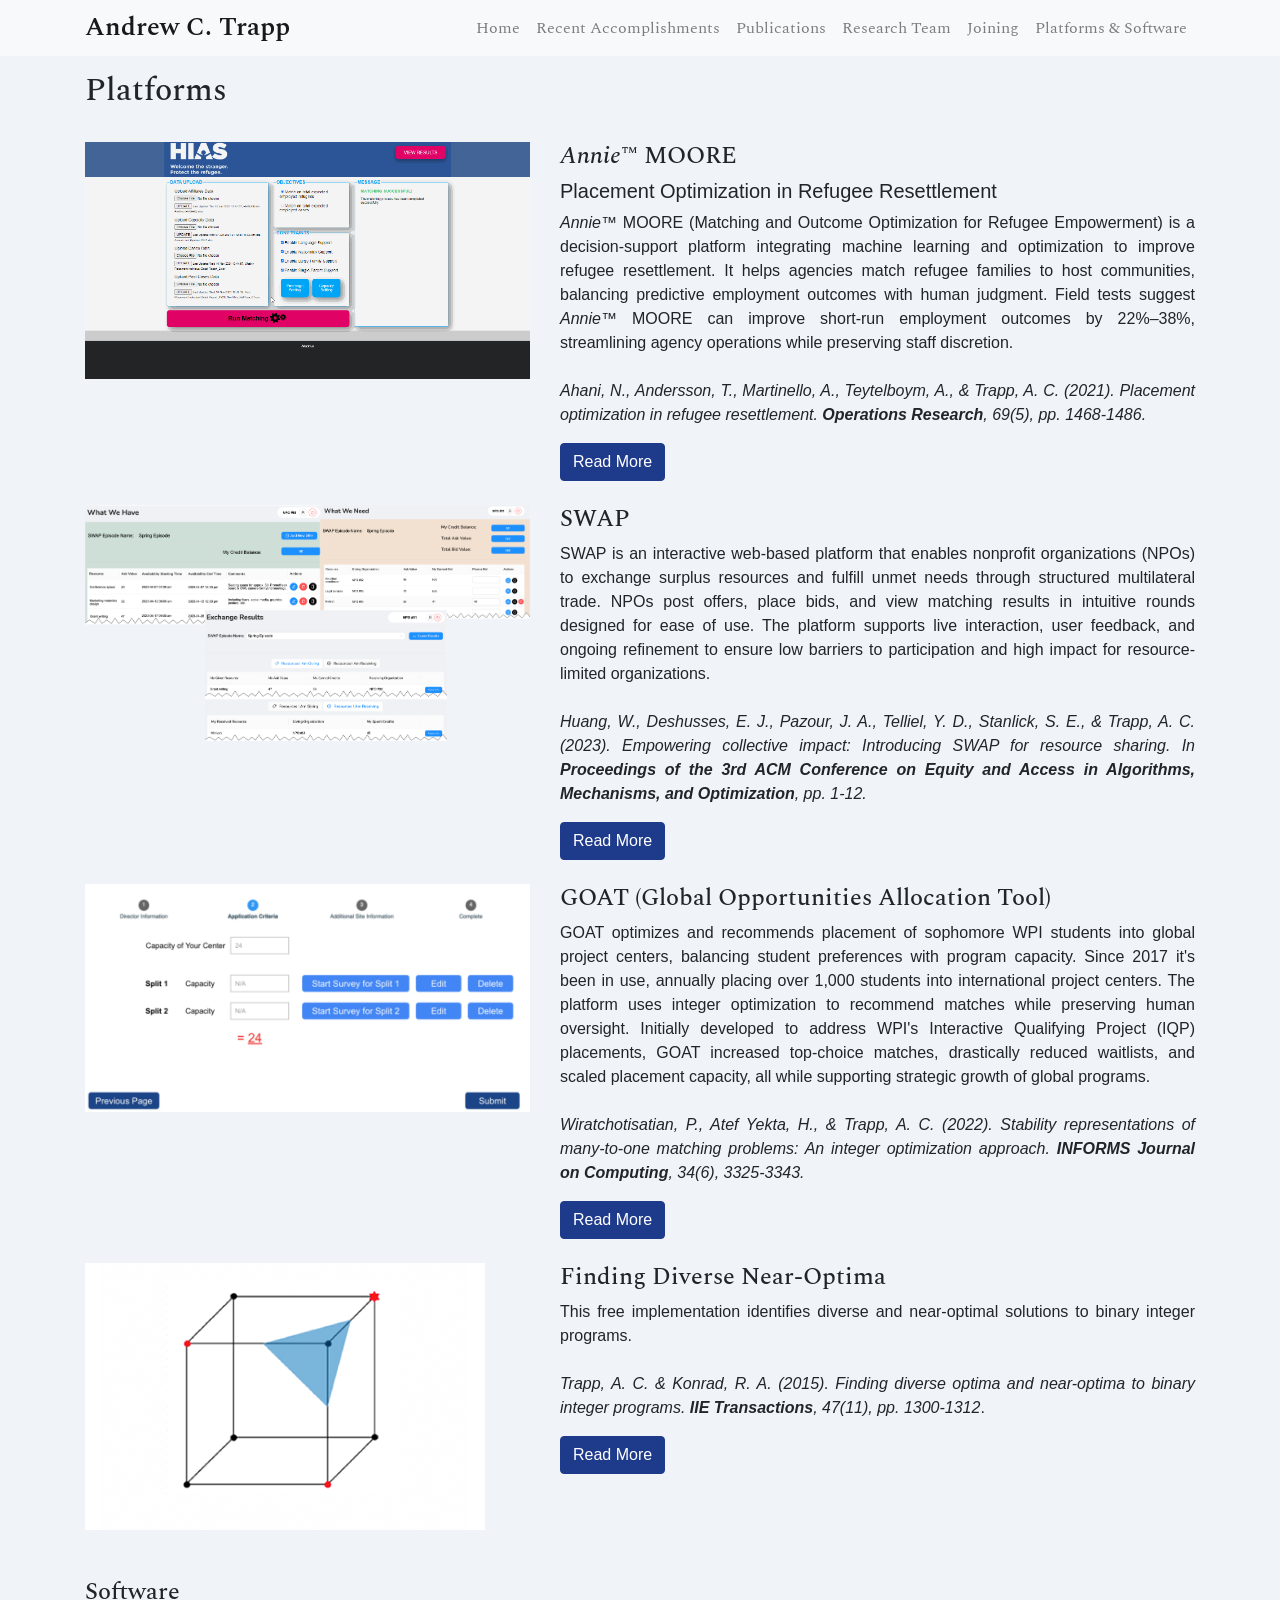
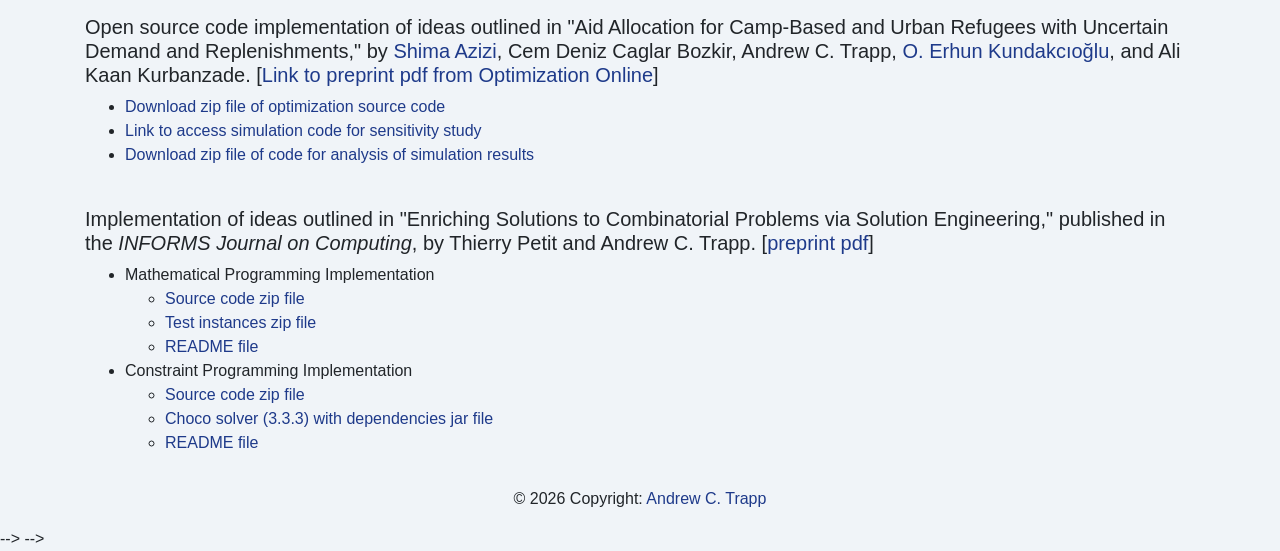
<file: platforms-and-software.htm>
<!DOCTYPE html>
<html lang="en">
  <head>
    <meta charset="UTF-8" />
    <meta name="viewport" content="width=device-width, initial-scale=1.0" />
    <meta http-equiv="X-UA-Compatible" content="ie=edge" />

    <!-- Important favicon (icon for tab on browser) -->
    <link rel="icon" href="img/favicon.ico" />
    
    <!--Bootstrap CDN-->
    <link
      rel="stylesheet"
      href="https://stackpath.bootstrapcdn.com/bootstrap/4.3.1/css/bootstrap.min.css"
      integrity="sha384-ggOyR0iXCbMQv3Xipma34MD+dH/1fQ784/j6cY/iJTQUOhcWr7x9JvoRxT2MZw1T"
      crossorigin="anonymous"
    />
    <link
      rel="stylesheet"
      href="https://cdnjs.cloudflare.com/ajax/libs/font-awesome/5.2.0/css/all.css"
    />

    <title>Platforms &amp; Software &middot; Andrew C. Trapp</title>
    <link rel="canonical" href="https://andrewctrapp.github.io/platforms-and-software.htm" />
    <meta name="description" content="Decision support platforms and open-source software from Andrew C. Trapp's research group, including tools for refugee placement and nonprofit resource exchange." />
    <meta property="og:type" content="website" />
    <meta property="og:site_name" content="Andrew C. Trapp" />
    <meta property="og:title" content="Platforms and Software | Andrew C. Trapp" />
    <meta property="og:description" content="Decision support platforms and open-source software from Andrew C. Trapp's research group, including tools for refugee placement and nonprofit resource exchange." />
    <meta property="og:url" content="https://andrewctrapp.github.io/platforms-and-software.htm" />
    <meta property="og:image" content="https://andrewctrapp.github.io/img/og_card.png" />
    <meta property="og:image:width" content="1200" />
    <meta property="og:image:height" content="630" />
    <meta property="og:image:alt" content="Andrew C. Trapp, Professor and Gilbreth Endowed Chair, Industrial and Systems Engineering, RPI" />
    <meta name="twitter:card" content="summary_large_image" />
    <meta name="twitter:title" content="Platforms and Software | Andrew C. Trapp" />
    <meta name="twitter:description" content="Decision support platforms and open-source software from Andrew C. Trapp's research group, including tools for refugee placement and nonprofit resource exchange." />
    <meta name="twitter:image" content="https://andrewctrapp.github.io/img/og_card.png" />
    <link rel="stylesheet" href="accents.css" />
  <style>
    /* Images carry width and height attributes (added 2026-10-18) so browsers can reserve space before
       loading; height auto keeps the CSS in charge of sizing so the attributes never stretch an image. */
    img[width][height] { height: auto; }
  </style>
  </head>
  <body>
    <!--Navbar-->

	<nav class="navbar navbar-expand-lg navbar-light bg-light mb-3">
	  <div class="container">
		<a class="navbar-brand" href="index.html">Andrew C. Trapp</a>
		<button class="navbar-toggler" data-toggle="collapse" data-target="#navbarNav">
		  <span class="navbar-toggler-icon"></span>
		</button>
		<div class="collapse navbar-collapse" id="navbarNav">
		  <ul class="navbar-nav ml-auto">
			<li class="nav-item">
			  <a class="nav-link" href="index.html">Home</a>
			</li>
			<li class="nav-item">
			  <a class="nav-link" href="index.html#recent-accomplishments">Recent Accomplishments</a>
			</li>
			<li class="nav-item">
			  <a class="nav-link" href="publications.htm">Publications</a>
			</li>
			<li class="nav-item">
			  <a class="nav-link" href="team.htm">Research Team</a>
			</li>
			<li class="nav-item">
			  <a class="nav-link" href="joining.htm">Joining</a>
			</li>
			<li class="nav-item">
			  <a class="nav-link" href="platforms-and-software.htm">Platforms & Software</a>
			</li>
		  </ul>
		</div>
	  </div>
	</nav>


<!-- Add this opening tag -->
<div class="container">
  <!-- PLATFORMS SECTION -->
  <h1 class="h2">Platforms</h1>
  <br>

  <!-- Card 1: Annie MOORE -->
  <div class="row mb-4">
    <div class="col-md-5">
      <!-- Replace with your animated GIF if desired -->
      <img 
      src="img/Annie.gif" 
      alt="Annie MOORE Demo" 
      class="img-fluid" 
      style="max-width: 100%; height: auto;" width="1581" height="841"
      />
    </div>
    <div class="col-md-7" style="text-align: justify;">
      <h4 id="annie-moore"><i>Annie</i>™ MOORE</h4>
      <h5>Placement Optimization in Refugee Resettlement</h5>
<!--       <p> -->
<!--         <strong>Authors:</strong> Narges Ahani, Tommy Andersson, Alessandro Martinello,  -->
<!--         Alexander Teytelboym, and Andrew C. Trapp -->
<!--       </p> -->
      <p>
        <i>Annie</i>™ MOORE (Matching and Outcome Optimization for Refugee Empowerment) is a decision-support platform integrating machine learning and optimization to improve refugee resettlement. It helps agencies match refugee families to host communities, balancing predictive employment outcomes with human judgment. Field tests suggest <i>Annie</i>™ MOORE can improve short-run employment outcomes by 22%–38%, streamlining agency operations while preserving staff discretion.
        <br><br>
        <em>Ahani, N., Andersson, T., Martinello, A., Teytelboym, A., & Trapp, A. C. (2021). Placement optimization in refugee resettlement. <strong>Operations Research</strong>, 69(5), pp. 1468-1486.</em>
      </p>
      <a href="docs/Preprint_Placement_Optimization_in_Refugee_Resettlement.pdf" class="btn btn-primary">Read More</a>
    </div>
  </div>

  <!-- Card 2: SWAP -->
  <div class="row mb-4">
    <div class="col-md-5">
      <!-- Placeholder image or screenshot of SWAP UI -->
      <img 
      src="img/SWAP_Hub.png" 
      alt="SWAP Demo" 
      class="img-fluid" 
      style="max-width: 100%; height: auto;" width="4364" height="2312"
      />
    </div>
    <div class="col-md-7" style="text-align: justify;">
      <h4 id="swap">SWAP</h4>
      <p>
        SWAP is an interactive web-based platform that enables nonprofit organizations (NPOs) to exchange surplus resources and fulfill unmet needs through structured multilateral trade. NPOs post offers, place bids, and view matching results in intuitive rounds designed for ease of use. The platform supports live interaction, user feedback, and ongoing refinement to ensure low barriers to participation and high impact for resource-limited organizations.
		<br><br>
        <em>Huang, W., Deshusses, E. J., Pazour, J. A., Telliel, Y. D., Stanlick, S. E., & Trapp, A. C. (2023). Empowering collective impact: Introducing SWAP for resource sharing. In <strong>Proceedings of the 3rd ACM Conference on Equity and Access in Algorithms, Mechanisms, and Optimization</strong>, pp. 1-12.</em>
      </p>
      <a href="https://papers.ssrn.com/sol3/papers.cfm?abstract_id=4531080" class="btn btn-primary">Read More</a>
    </div>
  </div>

  <!-- Card 3: GOAT -->
  <div class="row mb-4">
    <div class="col-md-5">
      <!-- Placeholder image or screenshot for GOAT -->
      <img 
      src="img/GOAT_Interface.png" 
      alt="GOAT Demo"
      class="img-fluid" 
      style="max-width: 100%; height: auto;" loading="lazy" width="960" height="492"
      />
    </div>
    <div class="col-md-7" style="text-align: justify;">
      <h4 id="goat">GOAT (Global Opportunities Allocation Tool)</h4>
      <p>
        GOAT optimizes and recommends placement of sophomore WPI students into global project centers, balancing student preferences with program capacity. Since 2017 it's been in use, annually placing over 1,000 students into international project centers. The platform uses integer optimization to recommend matches while preserving human oversight. Initially developed to address WPI's Interactive Qualifying Project (IQP) placements, GOAT increased top-choice matches, drastically reduced waitlists, and scaled placement capacity, all while supporting strategic growth of global programs.
		<br><br>
        <em>Wiratchotisatian, P., Atef Yekta, H., & Trapp, A. C. (2022). Stability representations of many-to-one matching problems: An integer optimization approach. <strong>INFORMS Journal on Computing</strong>, 34(6), 3325-3343.</em>

      </p>
      <a href="https://www.wpi.edu/news/wpi-turns-its-own-community-solve-project-center-placement-challenge" class="btn btn-primary">Read More</a>
    </div>
  </div>

  <!-- Card 4: Finding Diverse Near-Optima -->
  <div class="row mb-4">
    <div class="col-md-5">
      <img 
      src="img/Tools.png" 
      alt="Diverse Near-Optima" 
      class="img-fluid" 
      style="max-width: 100%; height: auto;" loading="lazy" width="400" height="267"
      />
    </div>
    <div class="col-md-7" style="text-align: justify;">
      <h4>Finding Diverse Near-Optima</h4>
      <p>
        This free implementation identifies diverse and near-optimal solutions to binary 
        integer programs.
		<br><br>
        <em>Trapp, A. C. & Konrad, R. A. (2015). Finding diverse optima and near-optima to binary 
        integer programs. <b>IIE Transactions</b>, 47(11), pp. 1300-1312</em>.
      </p>
      <a href="docs/Preprint_Finding_Diverse_Optima_and_Near-Optima_to_Binary_Integer_Programs.pdf" class="btn btn-primary">Read More</a>
    </div>
  </div>

</div> <!-- Close container -->


<!--     <div class="container"> -->
<!--         <h4>Tools</h4> -->
<!--     </div> -->
<!--     <div class="container"> -->
<!--         <div class="card"> -->
<!--           <div class="row"> -->
<!--             <div class="col-lg-5"> -->
<!--               <div class="card-header"> -->
<!--                 <img class="card-img-bottom" src="img/Tools.png" alt="" loading="lazy" width="400" height="267" /> -->
<!--               </div> -->
<!--             </div> -->
<!--             <div class="col-lg-7"> -->
<!--               <div class="card-body"> -->
<!--                 <h5 class="card-title"> -->
<!--                     Finding diverse optima and near-optima to binary integer programs -->
<!--                 </h5> -->
<!--                 <p class="card-text" align="justify"> -->
<!--                     This is a free implementation of a technique to find diverse optima and near-optima to binary integer programs, first published in A. C. Trapp, R. A. Konrad, "Finding Diverse Optima and Near-Optima to Binary Integer Programs," IIE Transactions, 47 (11), pp. 1300-1312, 2015. <a href="http://diverseoptima.wpi.edu">Click to find diverse optima!</a> </p> -->
<!--                             <a href="docs/Preprint_Finding_Diverse_Optima_and_Near-Optima_to_Binary_Integer_Programs.pdf", target="_blank" -->
<!--                             class="btn btn-primary">Read More</a> -->
<!--               </div> -->
<!--             </div> -->
<!--           </div> -->
<!--         </div> -->
<!--       </div> -->
<!--     <br> -->
<!--     <div class="container"> -->
<!--       <h4><i>Annie</i>&#8482; MOORE</h4> -->
<!--   </div> -->
<!--   <div class="container"> -->
<!--       <div class="card"> -->
<!--         <div class="row"> -->
<!--           <div class="col-lg-5"> -->
<!--             <div class="card-header"> -->
<!--               <img class="card-img-bottom" src="img/Annie.png" alt="" loading="lazy" width="400" height="267" /> -->
<!--             </div> -->
<!--           </div> -->
<!--           <div class="col-lg-7"> -->
<!--             <div class="card-body"> -->
<!--               <h5 class="card-title"> -->
<!--                 Placement Optimization in Refugee Resettlement -->
<!--               </h5> -->
<!--               <h6 class="card-subtitle text-muted"> -->
<!--                 Author: <strong>Trapp Andrew C.</strong>, Teytelboym, Alexander, Martinello, Alessandro, Andersson, Tommy, Ahani, Narges -->
<!--               </h6> -->
<!--               <br> -->
<!--               <p class="card-text" align="justify"> -->
<!--                 Every year thousands of refugees are resettled to dozens of host countries. While there is growing evidence that the initial placement of refugee families profoundly affects their lifetime outcomes, there have been few attempts to optimize resettlement destinations.We integrate machine learning and integer optimization technologies into an innovative software tool that assists a resettlement agency in the United States with matching refugees to their initial placements. Our software suggests optimal placements while giving substantial autonomy for the resettlement staff to fine-tune recommended matches. Initial back-testing indicates that Annie can improve short-run employment outcomes by 22%-37%. We discuss several directions for future work such as incorporating multiple objectives from additional integration outcomes, dealing with equity concerns, evaluating potential new locations for resettlement, managing quota in a dynamic fashion, and eliciting refugee preferences.</p> -->
<!--                           <a href="https://ideas.repec.org/p/hhs/lunewp/2018_023.html", target="_blank" -->
<!--                           class="btn btn-primary">Read More</a> -->
<!--             </div> -->
<!--           </div> -->
<!--         </div> -->
<!--       </div> -->
<!--     </div> -->



  <br>
    <div class="container">
        <h4>Software</h4>
    </div>
    <div class="container">
        <div class="row">
            <div class="col-lg-12">
                <h5>Open source code implementation of ideas outlined in "Aid Allocation for Camp-Based and Urban Refugees with Uncertain Demand and Replenishments," by <a href="https://www.wpi.edu/people/doctoral-student/sazizi", target="_blank">
                Shima Azizi</a>, Cem Deniz Caglar Bozkir, Andrew C. Trapp, <a href="https://www.ozyegin.edu.tr/en/faculty/erhunkundakcioglu", target="_blank">
                O. Erhun Kundakcıoğlu</a>, and Ali Kaan Kurbanzade. [<a href="http://www.optimization-online.org/DB_HTML/2020/05/7779.html", target="_blank">Link to preprint pdf from Optimization Online</a>]</h5>
                <ul>
                  <li>
                    <a href="software/Open_Source_Python_Code_for_Refugee_Camp_Aid_Allocation_2020_November.zip">Download zip file of optimization source code</a>
                  </li>
                  <li>
                    <a href="https://github.com/OEKundakcioglu/CampInventorySimulation">Link to  access simulation code for sensitivity study</a>
                  </li>
                  <li>
                    <a href="software/Analyze_Simulation_Results.zip">Download zip file of code for analysis of simulation results</a>
                  </li>
                </ul>
            </div>
        </div>
    </div>

<br>

    <div class="container">
        <div class="row">
            <div class="col-lg-12">
                <h5>Implementation of ideas outlined in "Enriching Solutions to Combinatorial Problems via Solution Engineering," published in the <i>INFORMS Journal on Computing</i>, by Thierry Petit and Andrew C. Trapp. [<a href="docs/Preprint_Enriching_Solutions_to_Combinatorial_Problems_via_Solution_Engineering.pdf", target="_blank">preprint pdf</a>]</h5>
                <ul>
                  <li>
                    Mathematical Programming Implementation
                  </li>
                  <ul>
                    <li>
                    <a href="software/MP_Code.zip">Source code zip file</a>
                    </li>
                    <li>
                    <a href="software/Test_Instances.zip">Test instances zip file</a>
                    </li>
                    <li>
                    <a href="software/README_MP.txt">README file</a>
                    </li>
                  </ul>
                  <li>
                    Constraint Programming Implementation
                  </li>
                  <ul>
                    <li>
                    <a href="software/CP_Code.zip">Source code zip file</a>
                    </li>
                    <li>
                    <a href="software/choco-solver-3.3.3-with-dependencies.jar">Choco solver (3.3.3) with dependencies jar file</a>
                    </li>
                    <li>
                    <a href="software/README_CP.txt">README file</a>
                    </li>
                  </ul>
                </ul>
            </div>
        </div>
    </div>
<!-- Footer -->
<div class="container">
    <!-- Copyright -->
    <div class="footer-copyright text-center py-3">
      © 2026 Copyright:
      <a href="index.html"> Andrew C. Trapp</a>
    </div>
  </footer>
</div>

<!--JavaScript CDN-->
<script
  src="https://code.jquery.com/jquery-3.3.1.slim.min.js"
  integrity="sha384-q8i/X+965DzO0rT7abK41JStQIAqVgRVzpbzo5smXKp4YfRvH+8abtTE1Pi6jizo"
  crossorigin="anonymous"
></script>
<script
  src="https://cdnjs.cloudflare.com/ajax/libs/popper.js/1.14.7/umd/popper.min.js"
  integrity="sha384-UO2eT0CpHqdSJQ6hJty5KVphtPhzWj9WO1clHTMGa3JDZwrnQq4sF86dIHNDz0W1"
  crossorigin="anonymous"
></script>
<script
  src="https://stackpath.bootstrapcdn.com/bootstrap/4.3.1/js/bootstrap.min.js"
  integrity="sha384-JjSmVgyd0p3pXB1rRibZUAYoIIy6OrQ6VrjIEaFf/nJGzIxFDsf4x0xIM+B07jRM"
  crossorigin="anonymous"
></script>
<!-- <!--Start of StatCounter Code for Default Guide--> -->
<!-- <script type="text/javascript"> -->
<!--   var sc_project=7139907;  -->
<!--   var sc_invisible=1;  -->
<!--   var sc_security="48ef0ec4";  -->
<!--   </script> -->
<!--   <script type="text/javascript" src="http://www.statcounter.com/counter/counter.js"></script> -->
<!-- <!--End of StatCounter Code for Default Guide--> -->
<!-- Default Statcounter code for andrewctrapp.github.io
https://andrewctrapp.github.io/ -->
<!-- Default Statcounter code for andrewctrapp.github.io
https://andrewctrapp.github.io/ -->
<script type="text/javascript">
var sc_project=7139907; 
var sc_invisible=1; 
var sc_security="48ef0ec4"; 
</script>
<script type="text/javascript">
/* Load the counter on the live site only. Local previews (localhost, 127.0.0.1,
   a file:// page) are skipped so development traffic stays out of the stats. */
(function () {
  var h = location.hostname;
  if (h === '' || h === 'localhost' || h === '127.0.0.1' || h === '[::1]'
      || /\.(localhost|test)$/.test(h)) return;
  var s = document.createElement('script');
  s.type = 'text/javascript';
  s.async = true;
  s.src = 'https://www.statcounter.com/counter/counter.js';
  document.body.appendChild(s);
})();
</script>
<noscript><div class="statcounter"><a title="Web Analytics
Made Easy - Statcounter" href="https://statcounter.com/"
target="_blank"><img class="statcounter"
src="https://c.statcounter.com/7139907/0/48ef0ec4/1/"
alt="Web Analytics Made Easy - Statcounter"
referrerPolicy="no-referrer-when-downgrade"></a></div></noscript>
<!-- End of Statcounter Code -->
</body>
</html>
</file>
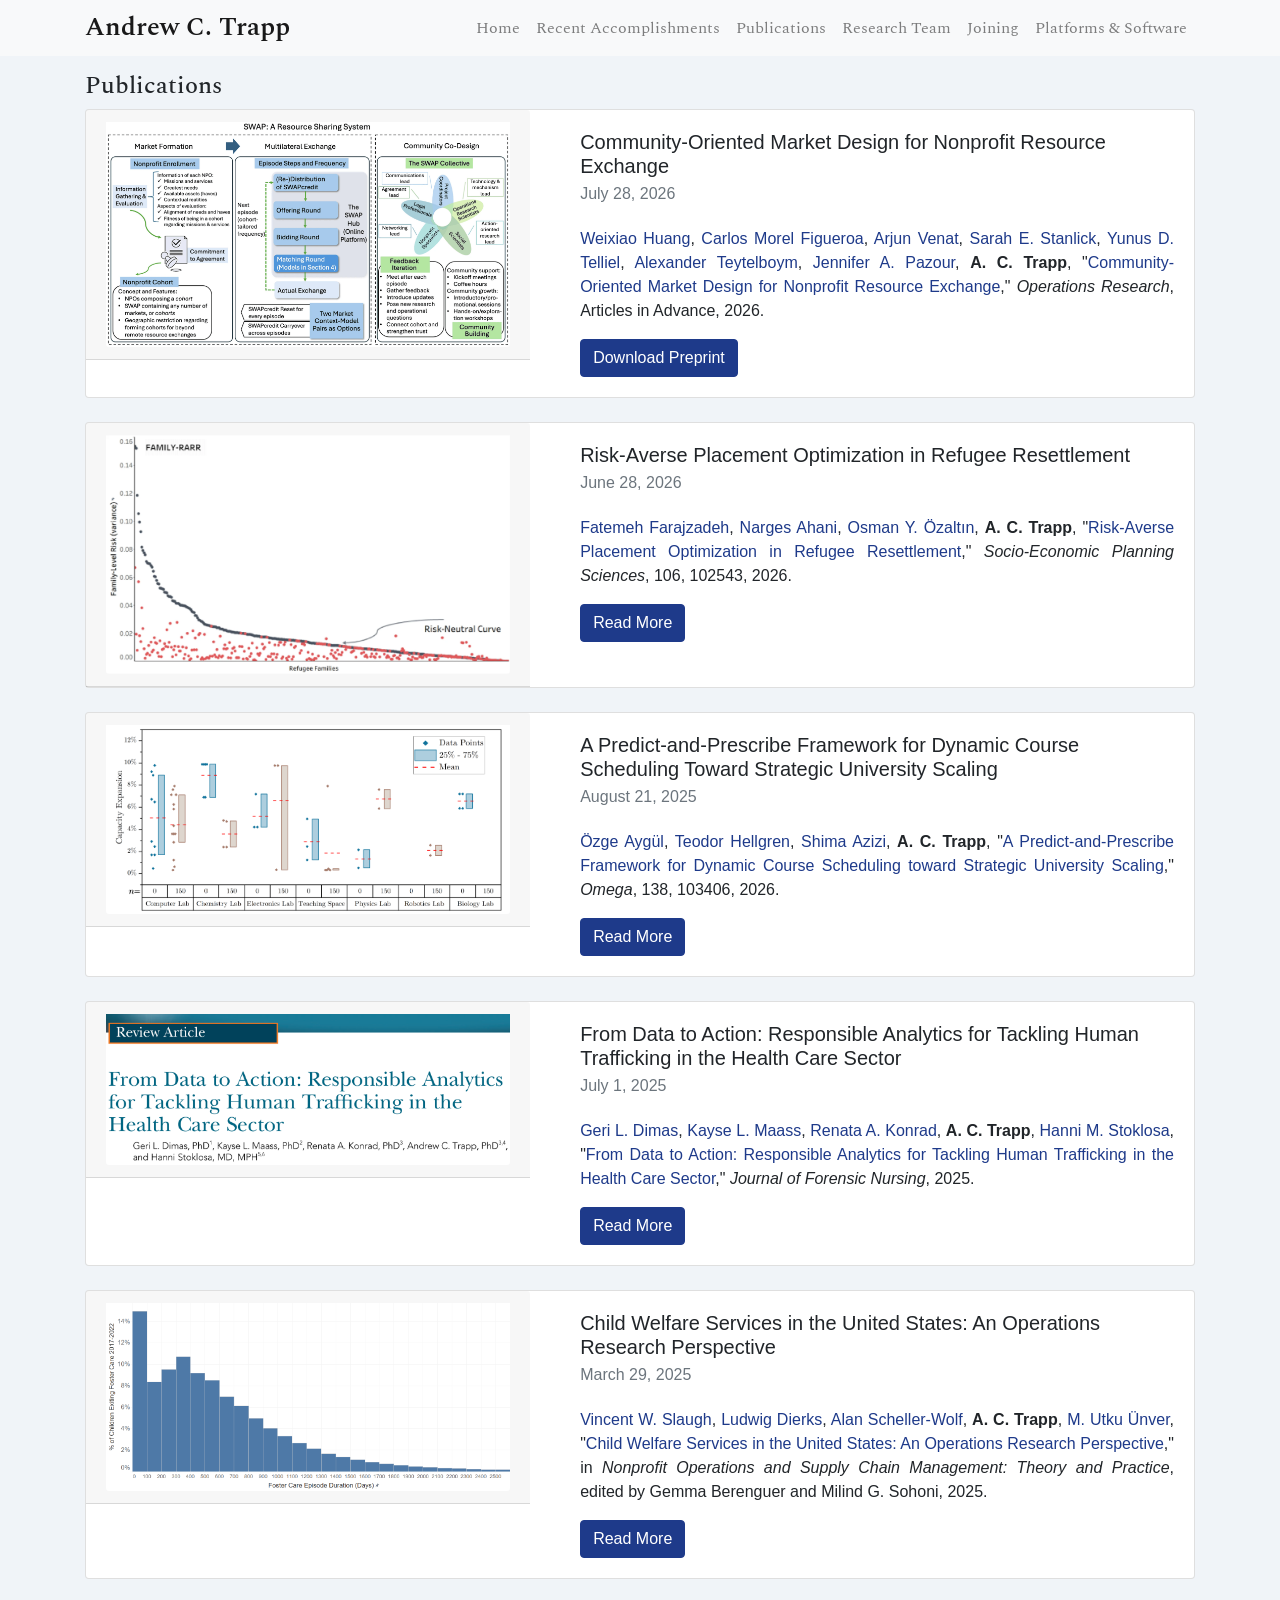
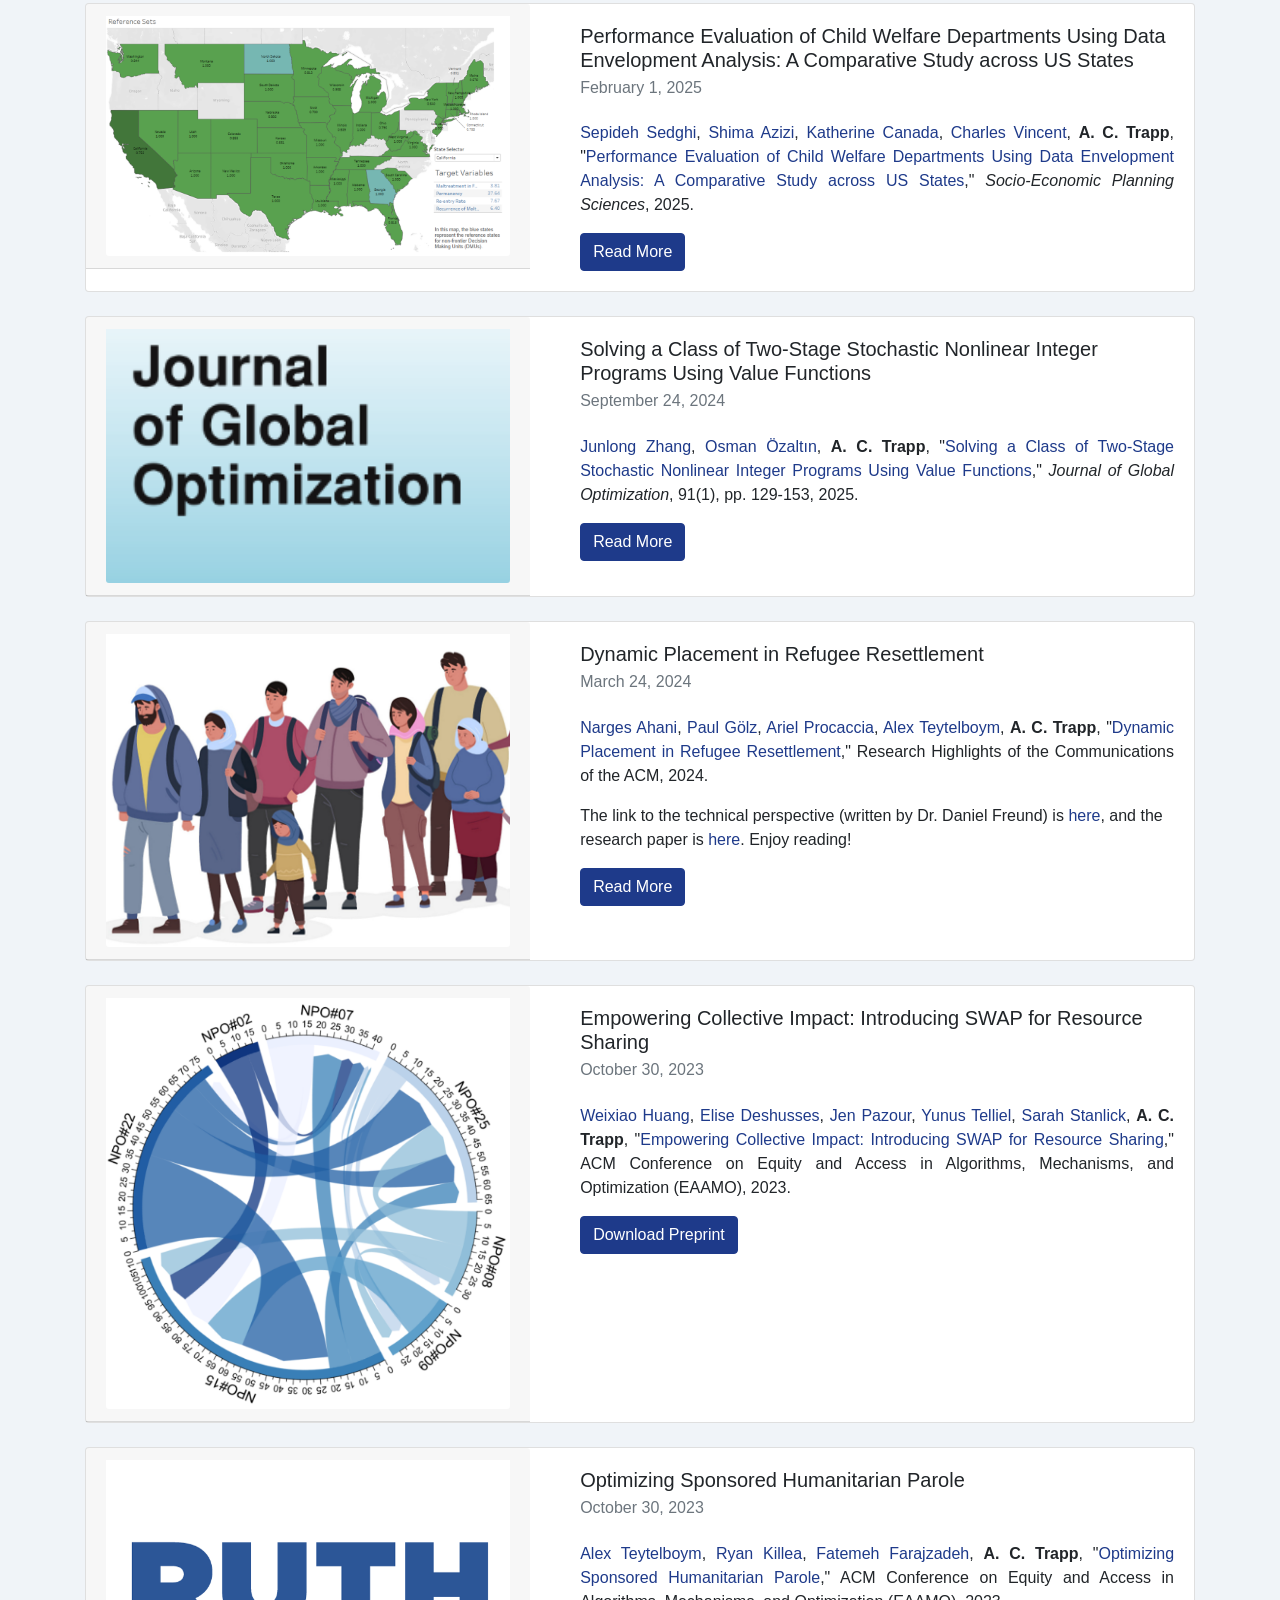
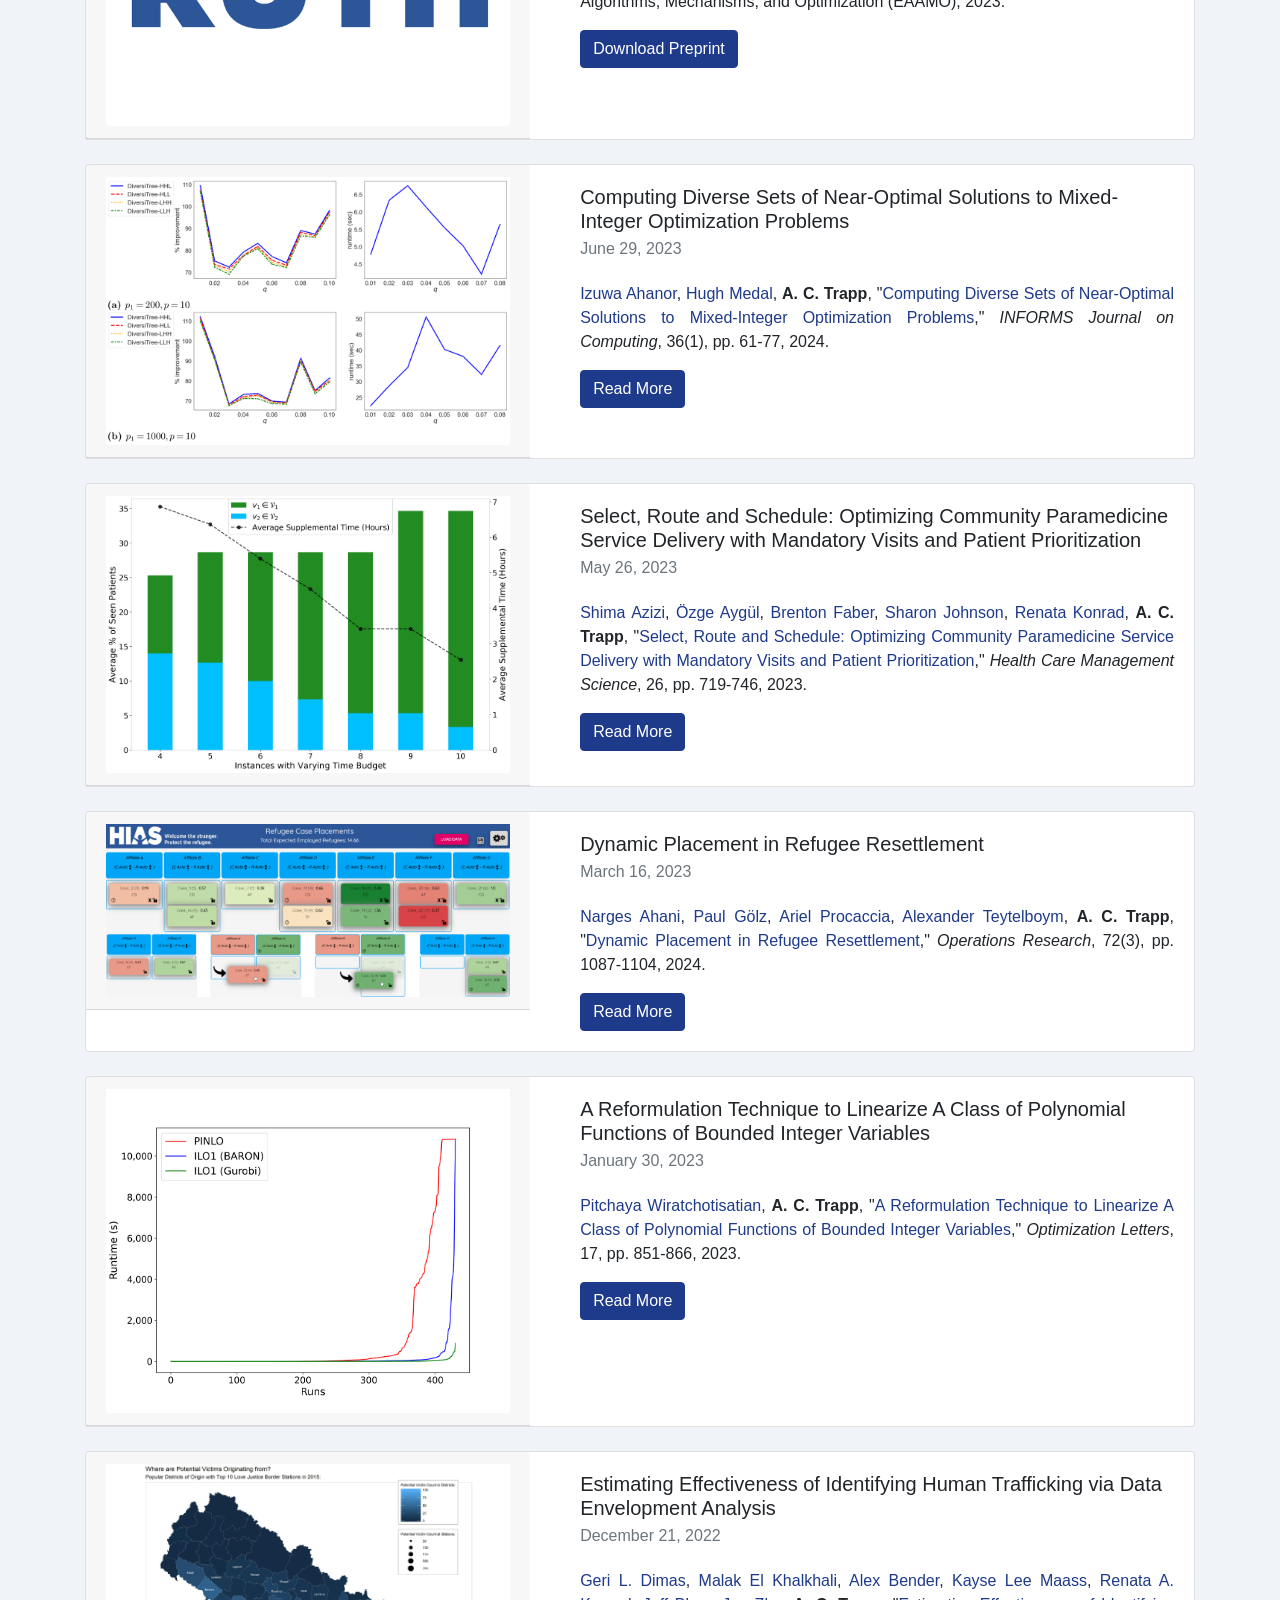
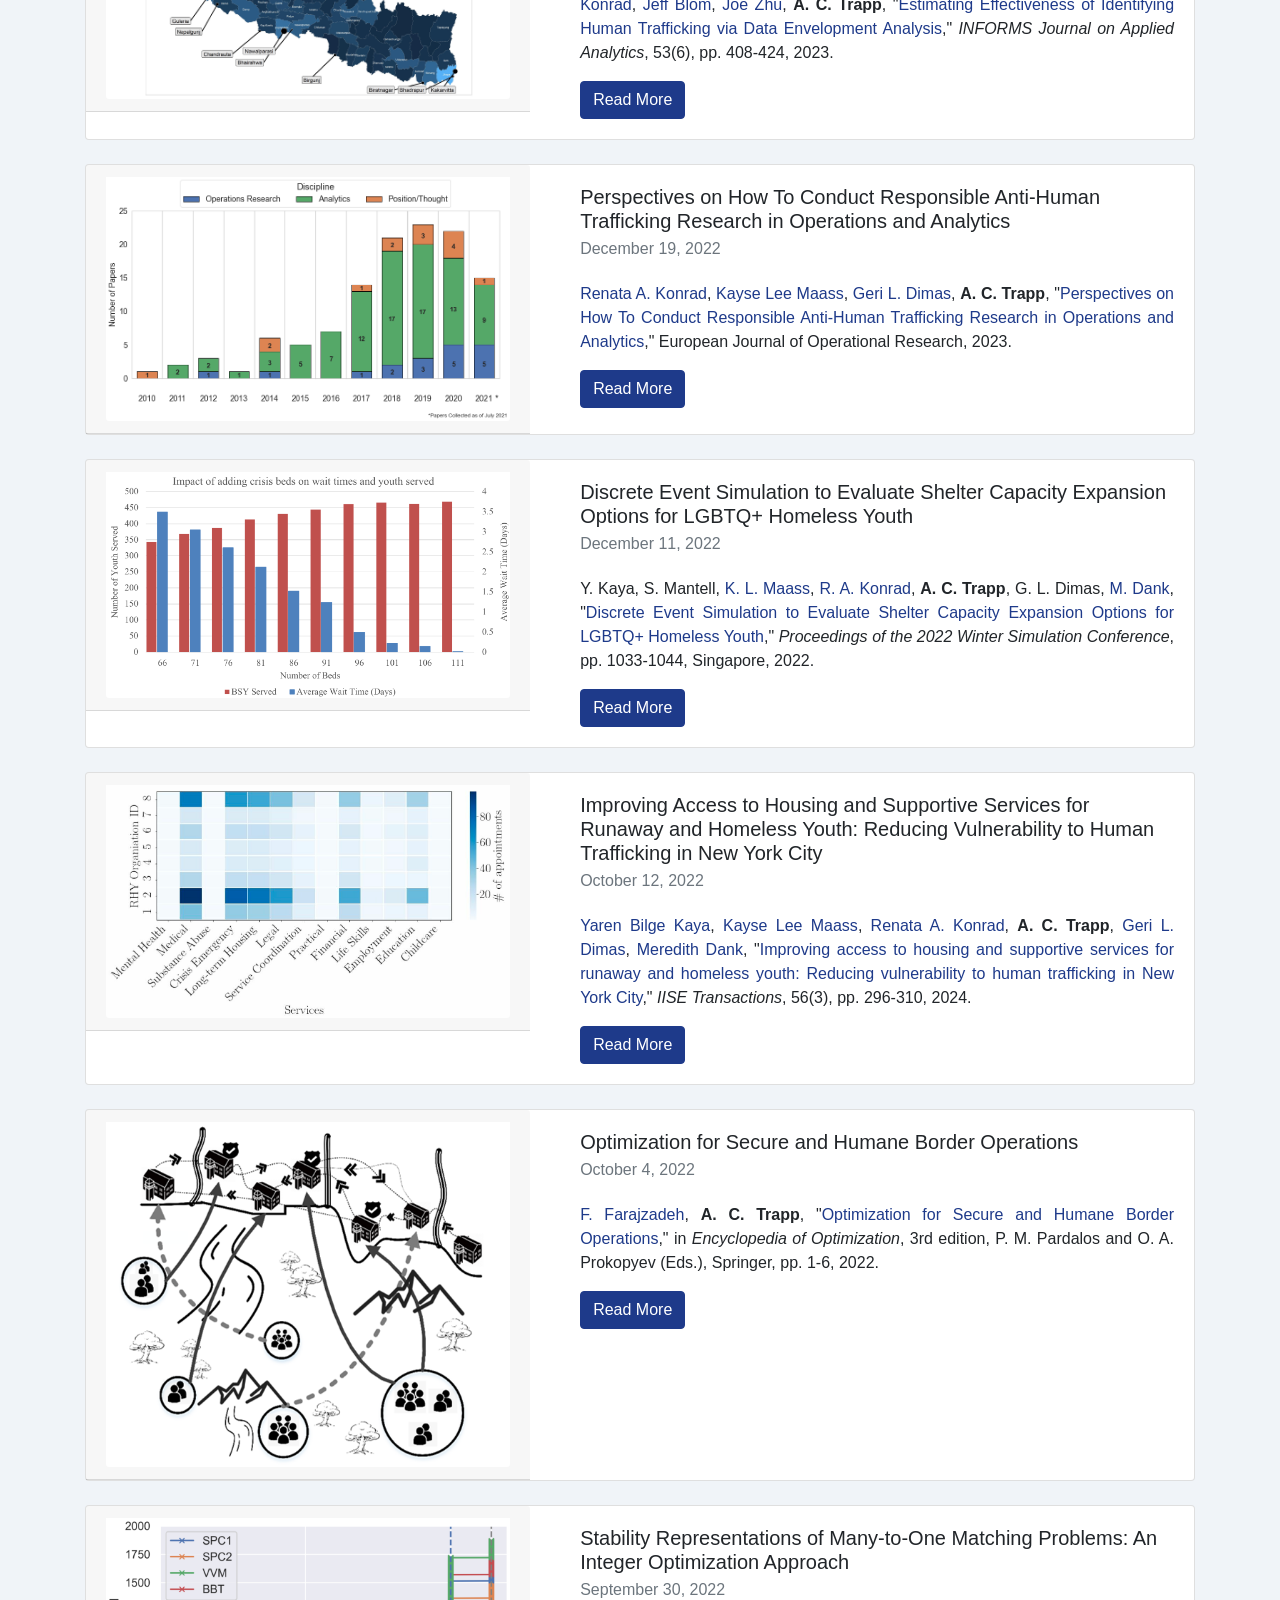
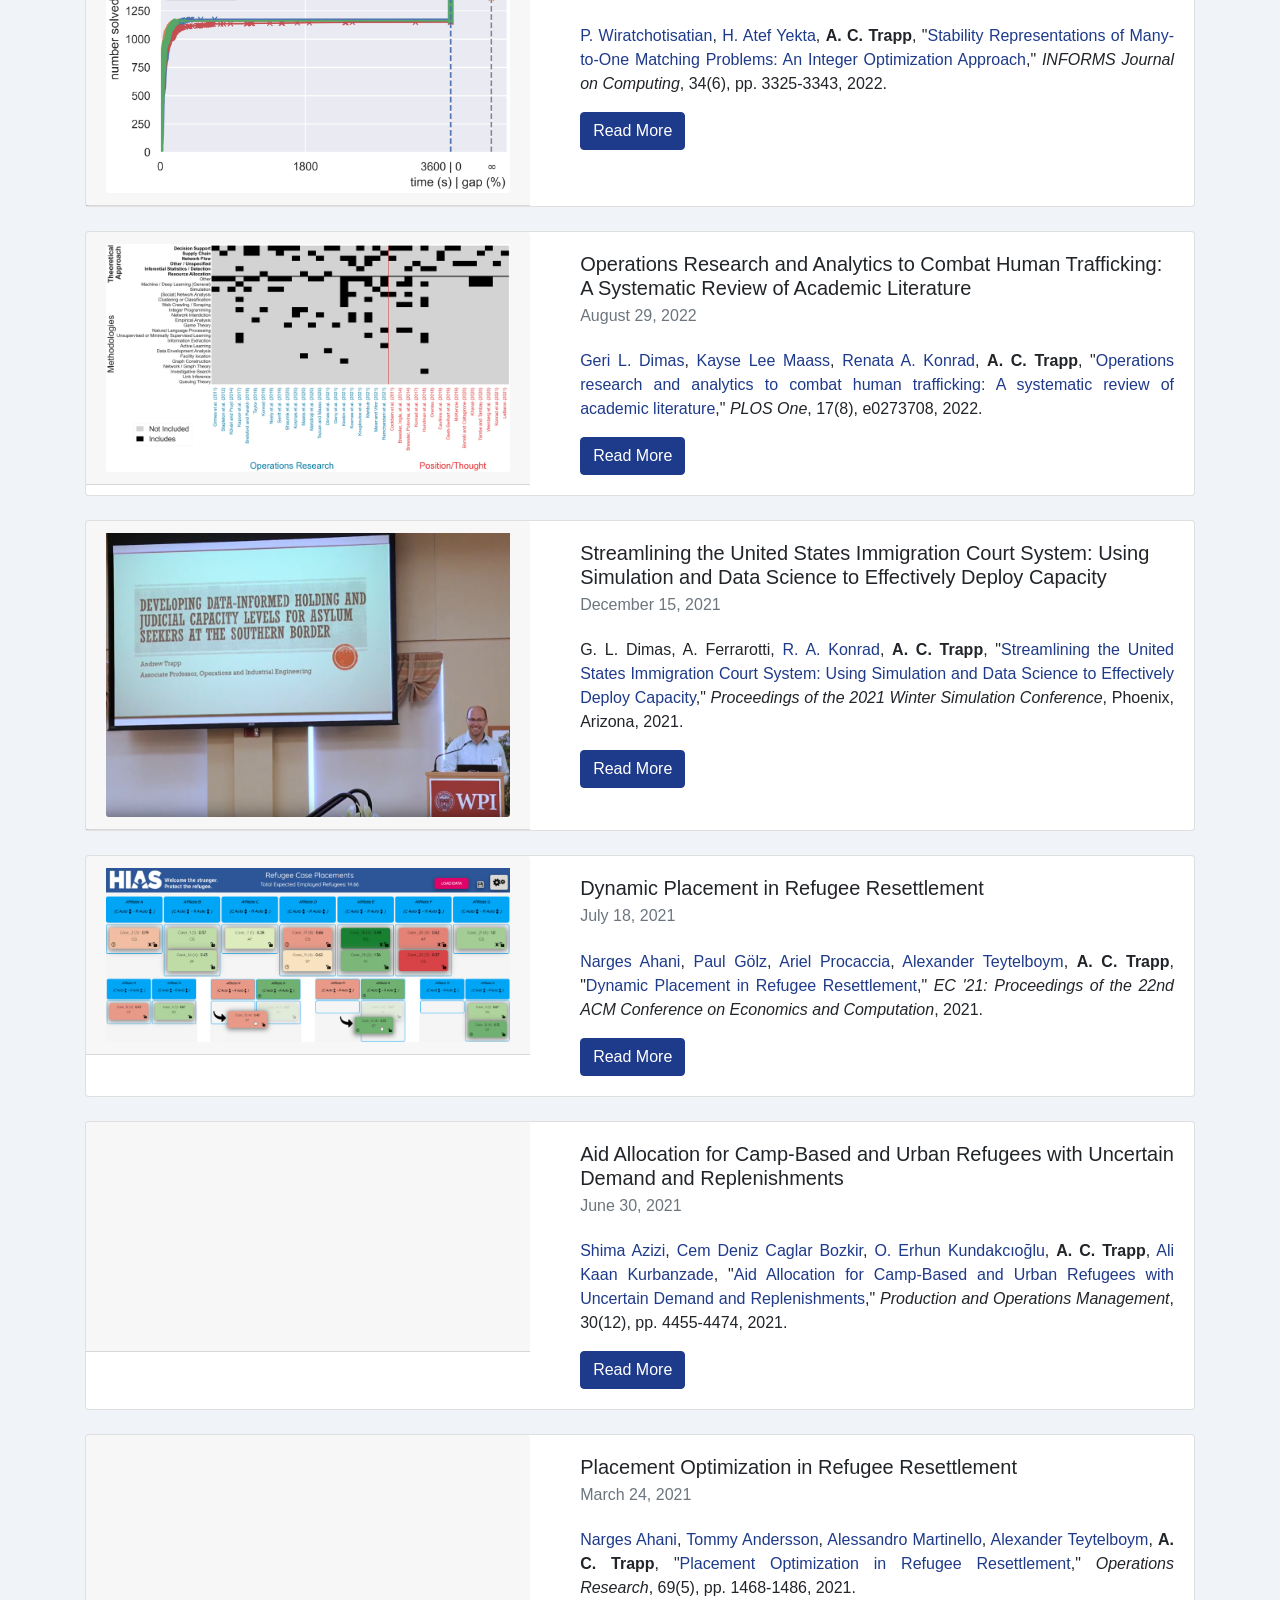
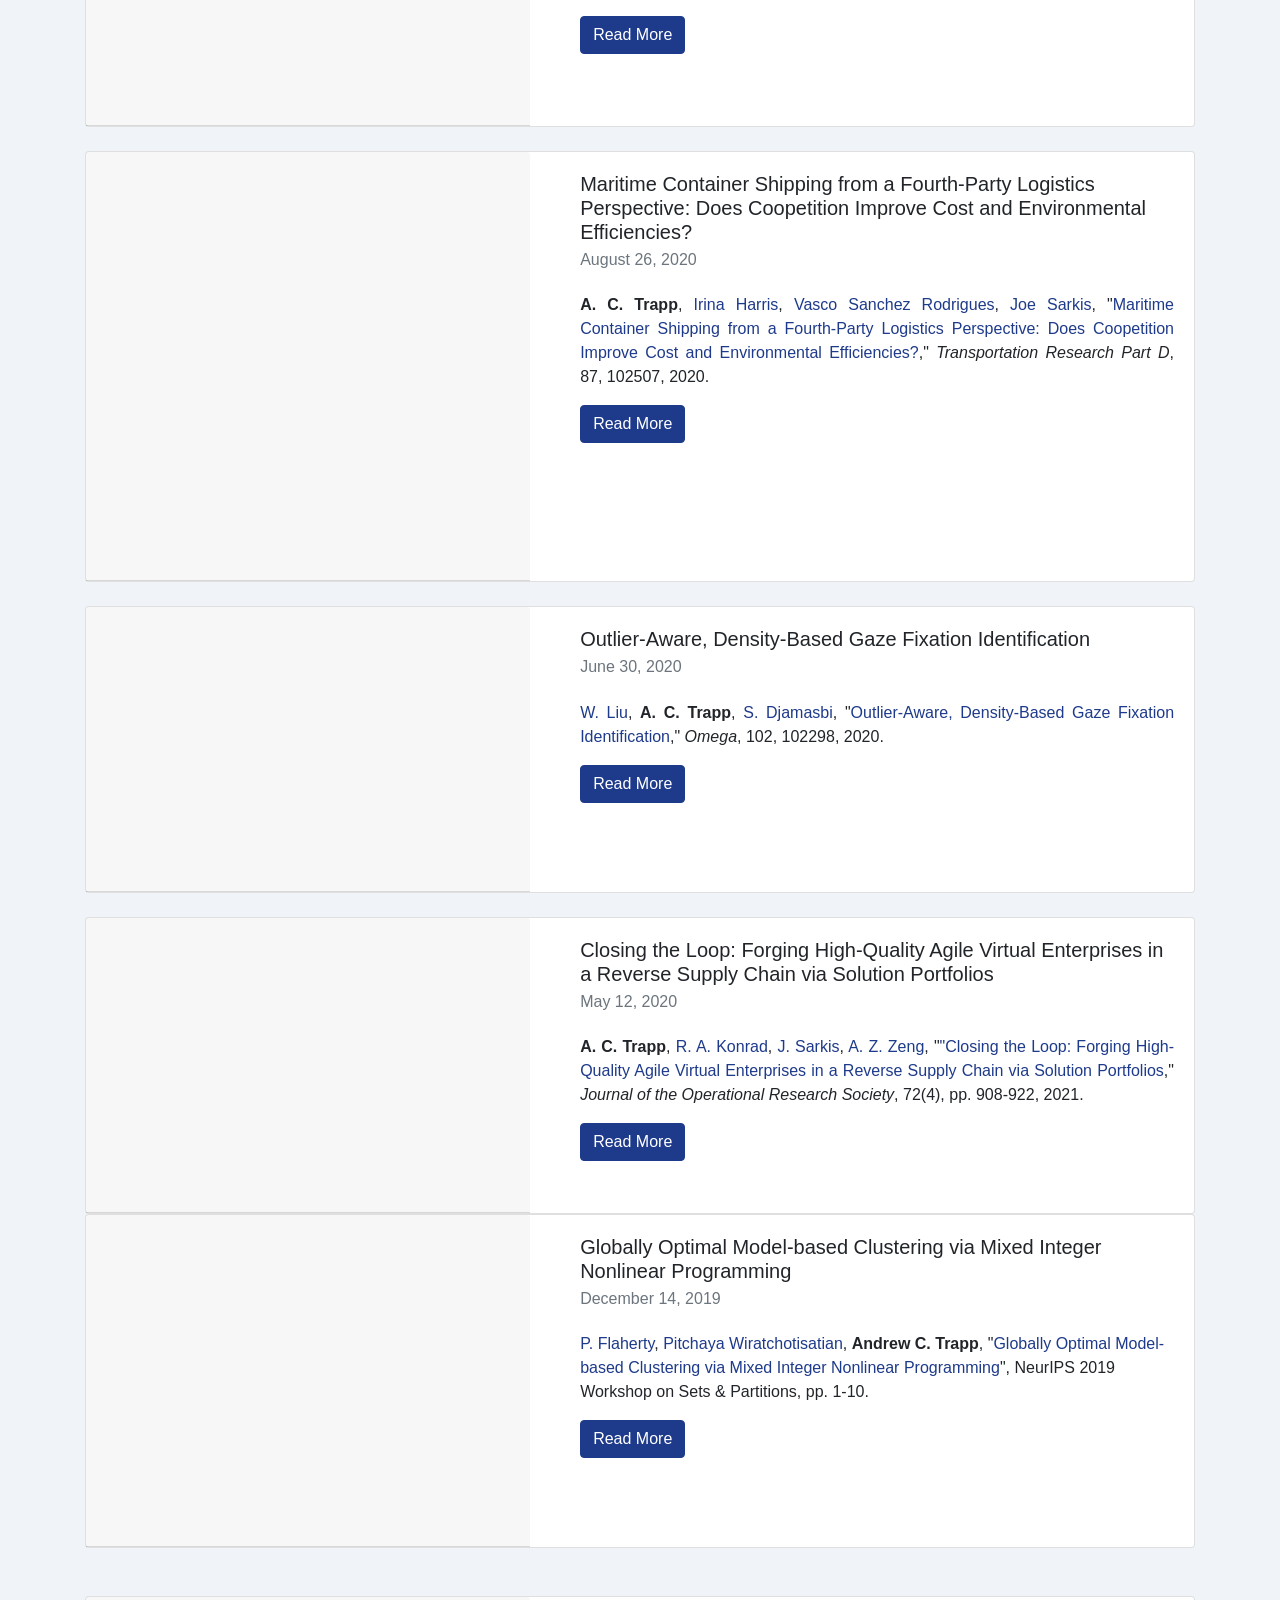
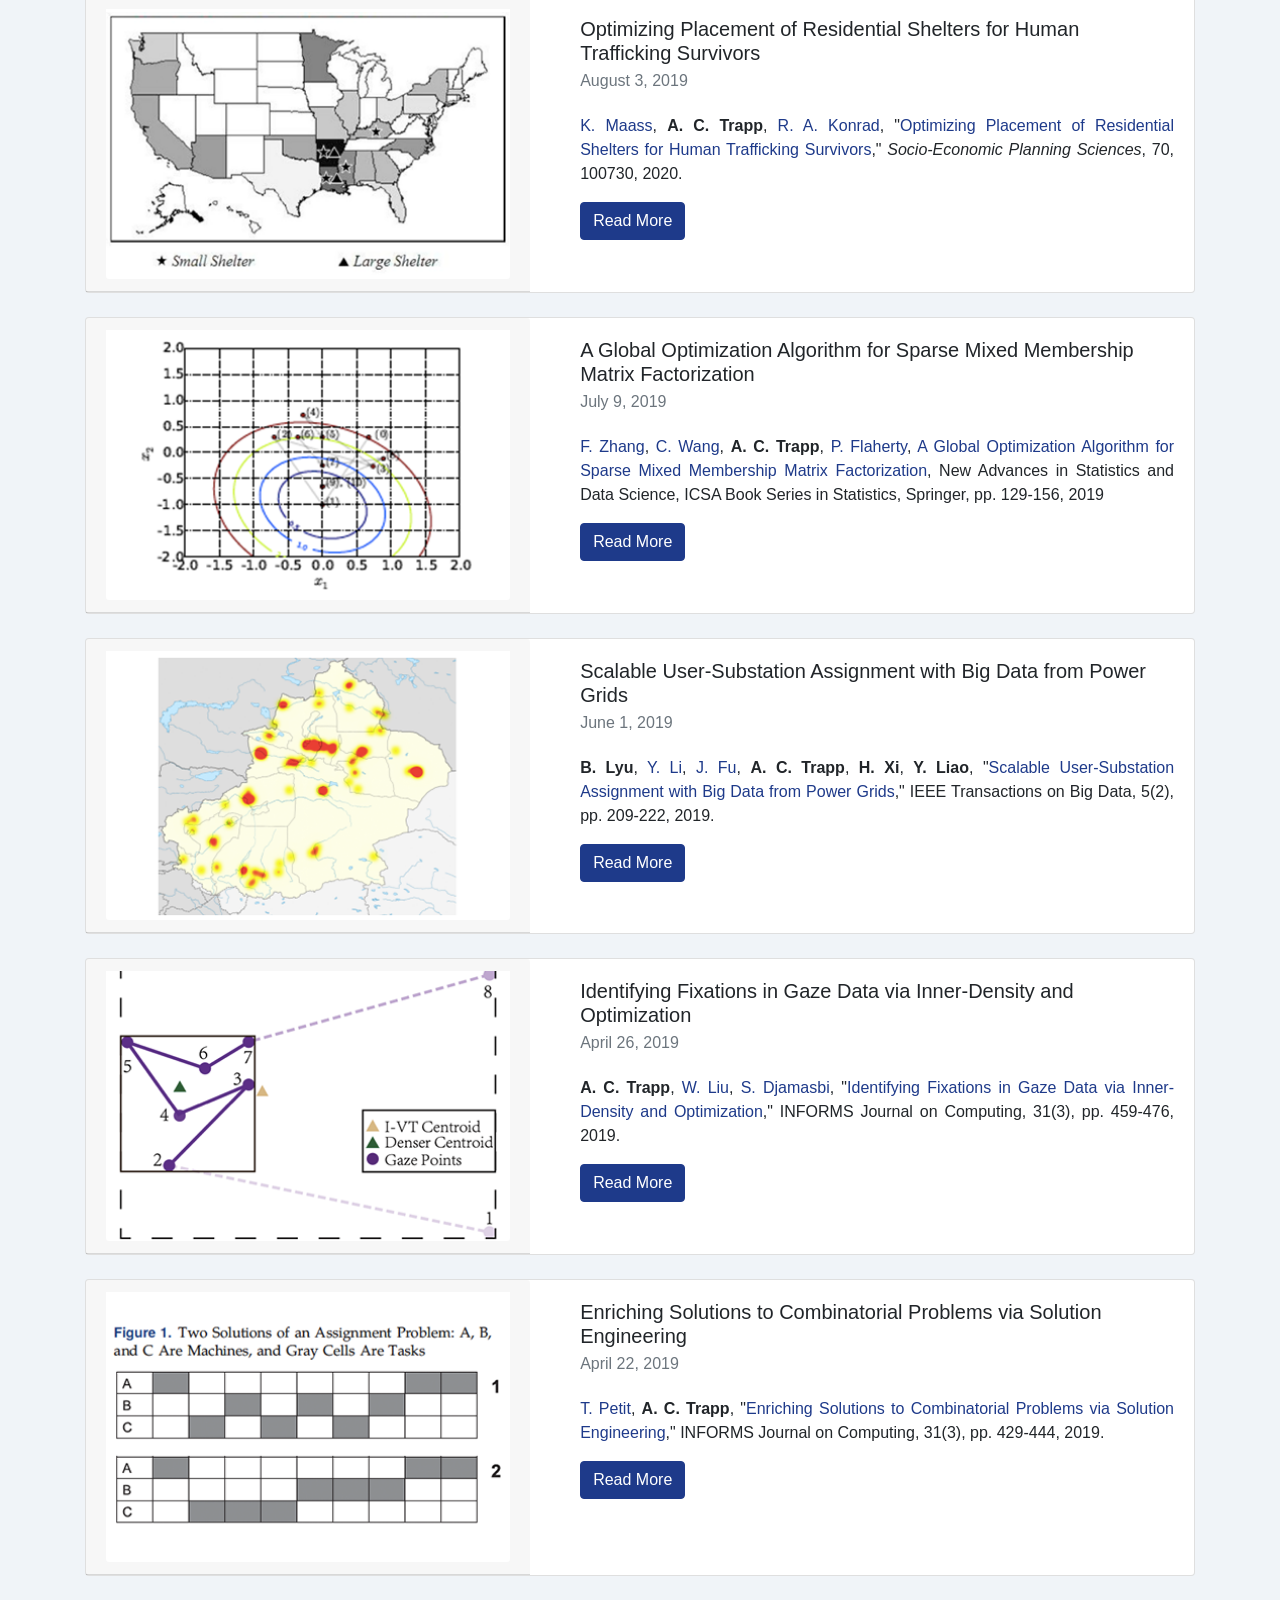
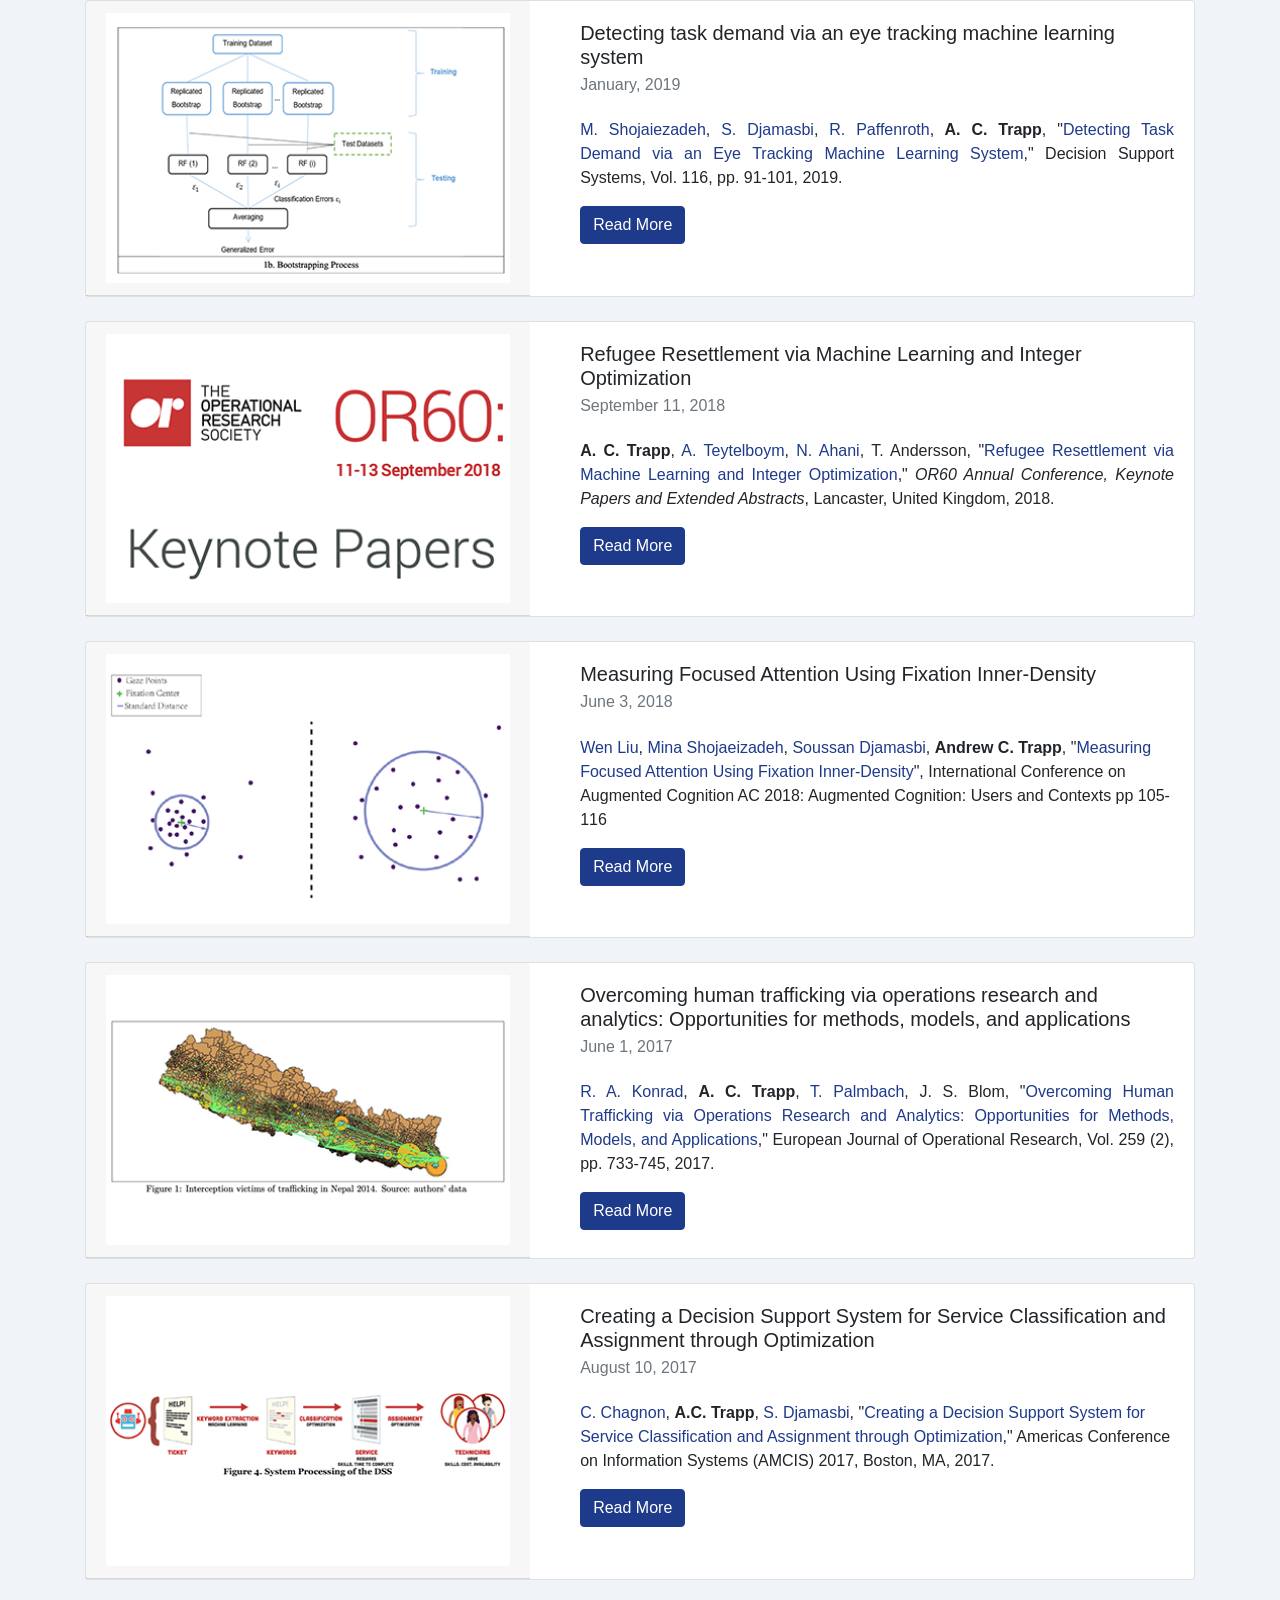
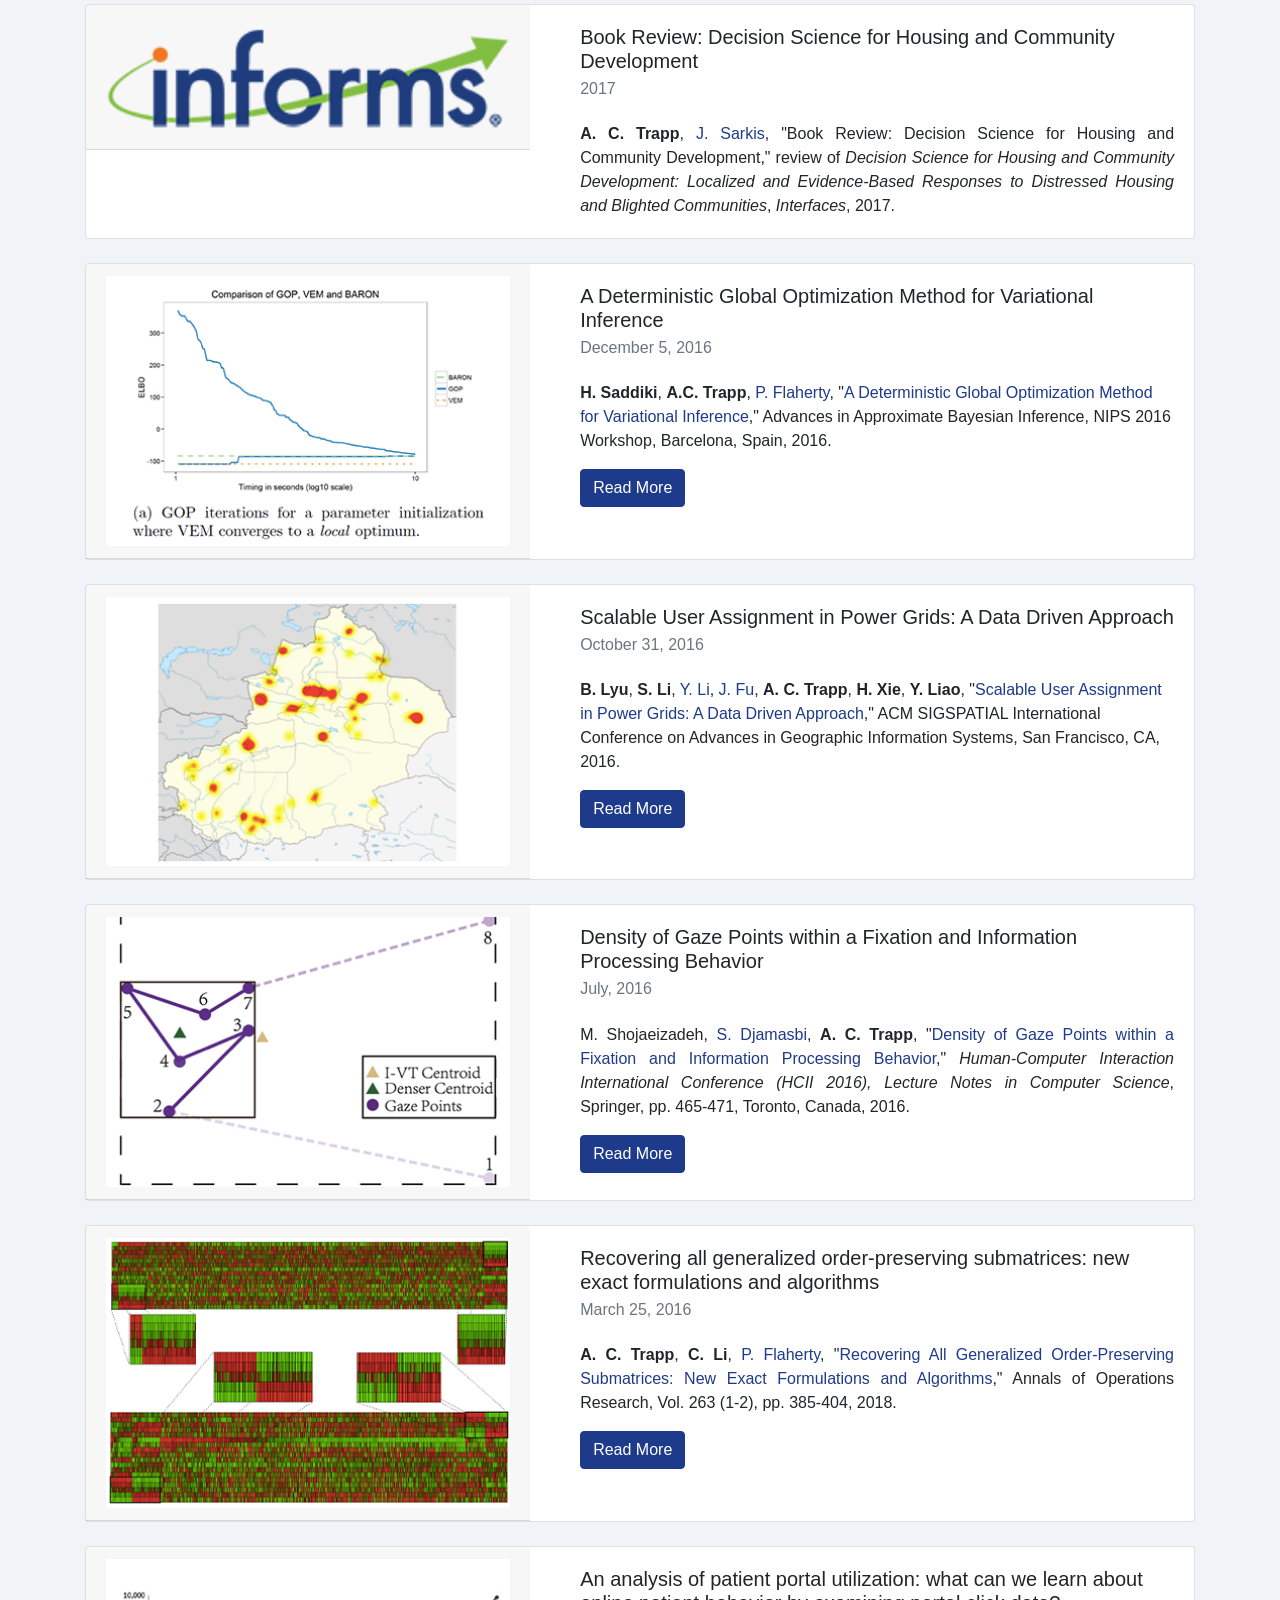
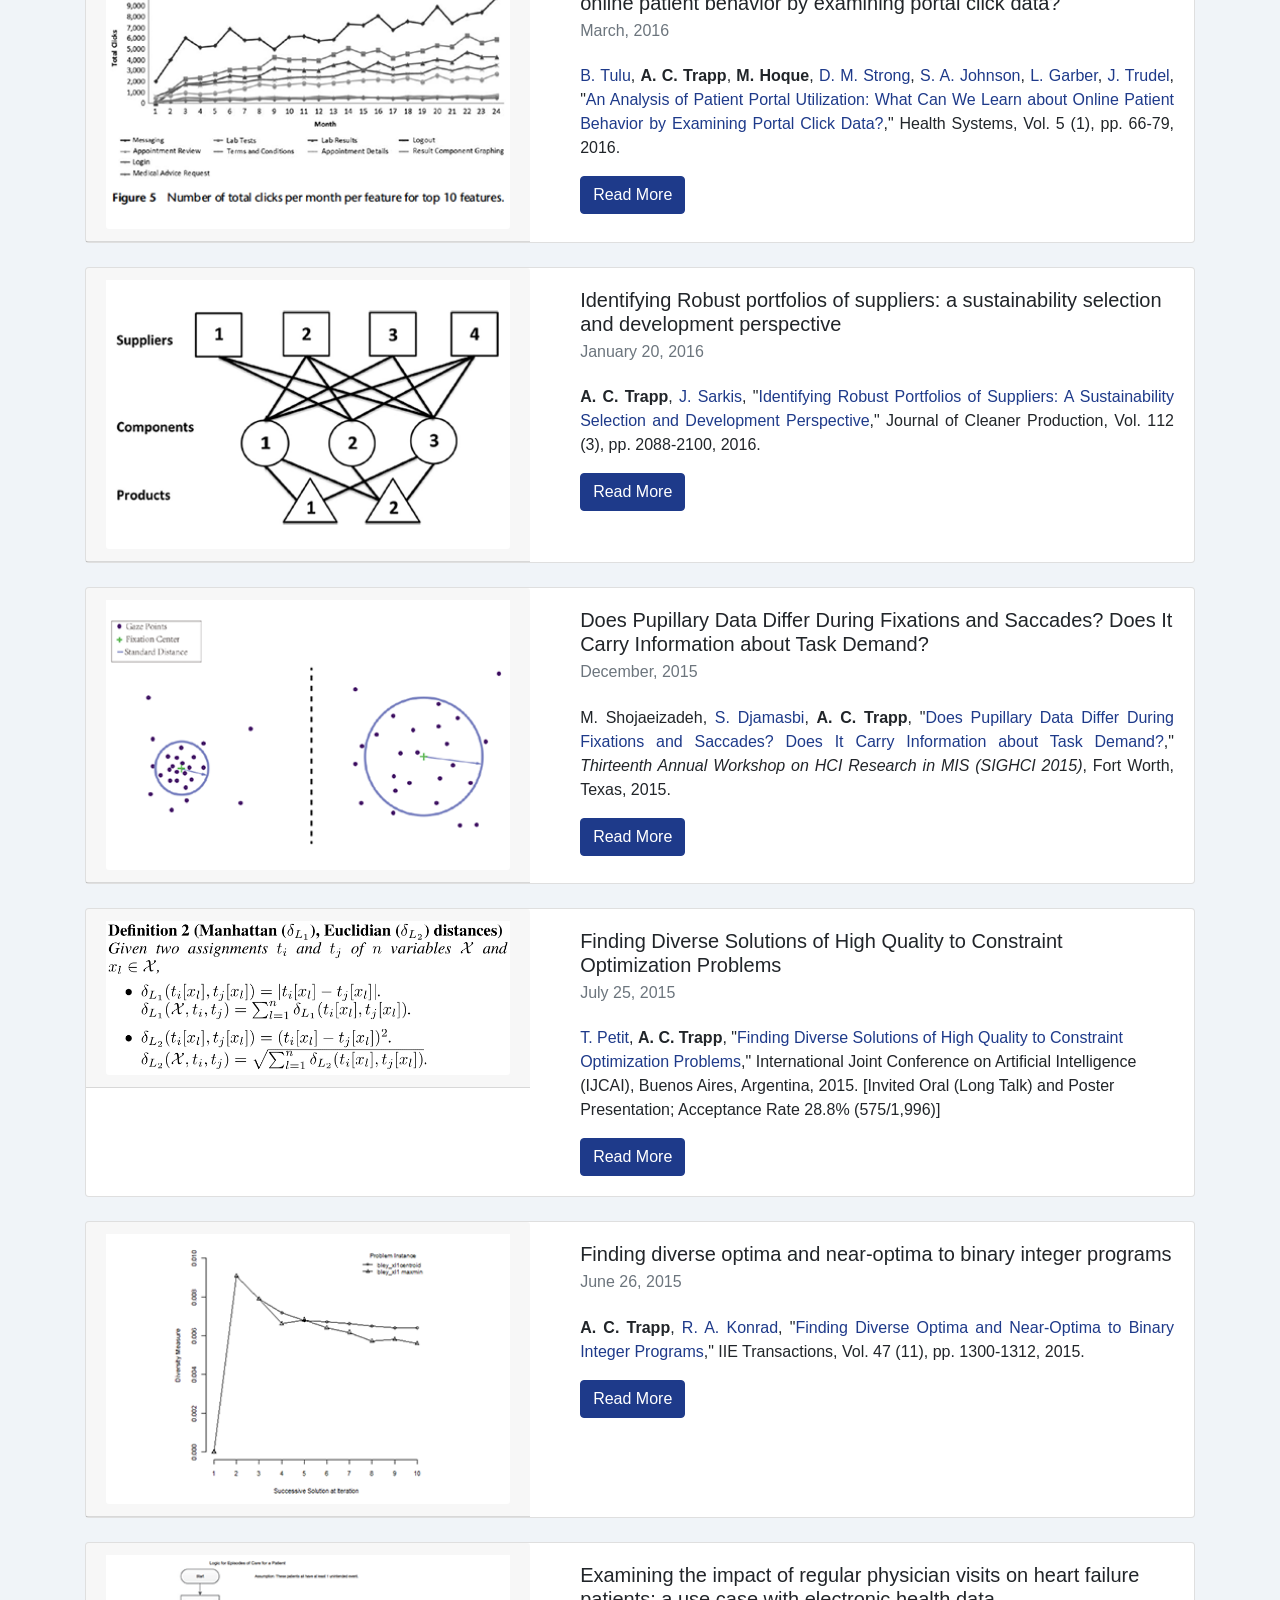
<file: publications.htm>
<!DOCTYPE html>
<html lang="en">
  <head>
    <meta charset="UTF-8" />
    <meta name="viewport" content="width=device-width, initial-scale=1.0" />
    <meta http-equiv="X-UA-Compatible" content="ie=edge" />

    <!-- SEO description -->
    <meta name="description" content="Publications of Andrew C. Trapp, Gilbreth Endowed Chair in Industrial and Systems Engineering at RPI: optimization and machine learning for systems that serve people." />

    <!-- Open Graph / link preview. Featured image = most recent publication figure; swap og:image when featuring a different paper. -->
    <meta property="og:type" content="website" />
    <meta property="og:site_name" content="Andrew C. Trapp" />
    <meta property="og:title" content="Publications &middot; Andrew C. Trapp" />
    <meta property="og:description" content="Journal and conference publications, with freely available preprints. Newest: Community-Oriented Market Design for Nonprofit Resource Exchange, Operations Research." />
    <meta property="og:image" content="https://andrewctrapp.github.io/img/SWAP_System_Overview.png" />
    <meta property="og:image:width" content="1600" />
    <meta property="og:image:height" content="890" />
    <meta property="og:image:alt" content="SWAP system overview: market formation, multilateral exchange, and community co-design" />
    <meta property="og:url" content="https://andrewctrapp.github.io/publications.htm" />

    <!-- Twitter / X card -->
    <meta name="twitter:card" content="summary_large_image" />
    <meta name="twitter:title" content="Publications &middot; Andrew C. Trapp" />
    <meta name="twitter:description" content="Journal and conference publications, with freely available preprints." />
    <meta name="twitter:image" content="https://andrewctrapp.github.io/img/SWAP_System_Overview.png" />

    <!-- Important favicon (icon for tab on browser) -->
    <link rel="icon" href="img/favicon.ico" />
    
    <!--Bootstrap CDN-->
    <link
      rel="stylesheet"
      href="https://stackpath.bootstrapcdn.com/bootstrap/4.3.1/css/bootstrap.min.css"
      integrity="sha384-ggOyR0iXCbMQv3Xipma34MD+dH/1fQ784/j6cY/iJTQUOhcWr7x9JvoRxT2MZw1T"
      crossorigin="anonymous"
    />
    <link
      rel="stylesheet"
      href="https://cdnjs.cloudflare.com/ajax/libs/font-awesome/5.2.0/css/all.css"
    />
    <title>Publications &middot; Andrew C. Trapp</title>
    <link rel="canonical" href="https://andrewctrapp.github.io/publications.htm" />
    <link rel="stylesheet" href="accents.css" />
  <style>
    /* Images carry width and height attributes (added 2026-10-18) so browsers can reserve space before
       loading; height auto keeps the CSS in charge of sizing so the attributes never stretch an image. */
    img[width][height] { height: auto; }
  </style>
  </head>
  <body>
  <!--Navbar-->
    <nav class="navbar navbar-expand-lg navbar-light bg-light mb-3">
      <div class="container">
        <a class="navbar-brand" href="index.html">Andrew C. Trapp</a>
        <button class="navbar-toggler" data-toggle="collapse" data-target="#navbarNav">
          <span class="navbar-toggler-icon"></span>
        </button>
        <div class="collapse navbar-collapse" id="navbarNav">
          <ul class="navbar-nav ml-auto">
            <li class="nav-item">
              <a class="nav-link" href="index.html">Home</a>
            </li>
            <li class="nav-item">
              <a class="nav-link" href="index.html#recent-accomplishments">Recent Accomplishments</a>
            </li>
            <li class="nav-item">
              <a class="nav-link" href="publications.htm">Publications</a>
            </li>
            <li class="nav-item">
              <a class="nav-link" href="team.htm">Research Team</a>
            </li>
            <li class="nav-item">
              <a class="nav-link" href="joining.htm">Joining</a>
            </li>
            <li class="nav-item">
              <a class="nav-link" href="platforms-and-software.htm">Platforms & Software</a>
            </li>
          </ul>
        </div>
      </div>
    </nav>


    <div class="container">
      <h1 class="h4">Publications</h1>
    </div>



<!--     <div class="container"> -->
<!--       <div class="card"> -->
<!--         <div class="row"> -->
<!--           <div class="col-lg-5"> -->
<!--             <div class="card-header"> -->
<!--               <img class="card-img-bottom" src="img/RR_ROC.png" alt="" width="300" height="300" /> -->
<!--             </div> -->
<!--           </div> -->
<!--           <div class="col-lg-7"> -->
<!--             <div class="card-body"> -->
<!--               <h5 class="card-title"> -->
<!--                 Placement Optimization in Refugee Resettlement -->
<!--               </h5> -->
<!--  -->
<!--               <h6 class="card-subtitle text-muted"> -->
<!--                 March 24, 2021 -->
<!--               </h6> -->
<!--               <br /> -->
<!--                 <p class="card-text" align="justify"> -->
<!--                 Our manuscript <i><a href="https://pubsonline.informs.org/doi/abs/10.1287/opre.2020.2093">Placement Optimization in Refugee Resettlement</a></i> with outstanding colleagues and WPI Data Science PhD student -->
<!--                 <a href="https://www.linkedin.com/in/narges-ahani/", target="_blank"> -->
<!--                 Narges Ahani</a>,                 -->
<!--                 <a href="https://portal.research.lu.se/portal/en/persons/tommy-andersson(5ea16e8c-c79e-4f87-9865-06617376521f).html", target="_blank"> -->
<!--                 Tommy Andersson</a>, -->
<!--                 <a href="https://www.alemartinello.com/", target="_blank"> -->
<!--                 Alessandro Martinello</a>, -->
<!--                 and <a href="https://www.economics.ox.ac.uk/faculty/alex-teytelboym", target="_blank"> -->
<!--                 Alex Teytelboym</a> is now available online at <i>Operations Research</i>. We use analytics, specifically integer optimization and machine learning, to improve refugee resettlement. Our paper includes a case study with the US resettlement agency HIAS where we deploy <i>Annie</i>&#8482; MOORE</i>, the software tool we develop and describe that can sort through vast refugee-host matching possibilities to optimize integration outcomes. We are grateful to the National Science Foundation Operations Engineering program for their support of this research (award number <a href="https://www.nsf.gov/awardsearch/showAward?AWD_ID=1825348">1825348</a>).</p> -->
<!--               <a -->
<!--                 href="https://ideas.repec.org/p/hhs/lunewp/2018_023.html", target="_blank" -->
<!--                 class="btn btn-primary" -->
<!--                 >Download Preprint</a -->
<!--               > -->
<!--             </div> -->
<!--           </div> -->
<!--         </div> -->
<!--       </div> -->
<!--     </div> -->
<!--  -->
<!--     <br>         -->

    <!-- Community-Oriented Market Design (Operations Research, Articles in Advance, October 2026) -->
    <div class="container">
      <div class="card">
        <div class="row">
          <div class="col-lg-5">
            <div class="card-header">
              <img class="card-img-bottom" src="img/SWAP_System_Overview.png" alt="SWAP system overview: market formation, multilateral exchange, and community co-design" width="1600" height="890"/>
            </div>
          </div>
          <div class="col-lg-7">
            <div class="card-body">
              <h5 class="card-title">
                Community-Oriented Market Design for Nonprofit Resource Exchange
              </h5>
              <h6 class="card-subtitle text-muted">
                July 28, 2026
              </h6>
              <br />
              <p class="card-text" align="justify">
                <a href="https://www.linkedin.com/in/weixiao-olivia-huang-66a878128/" target="_blank">Weixiao Huang</a>,
                <a href="https://ise.rpi.edu/people/carlos-morel-figueroa" target="_blank">Carlos Morel Figueroa</a>,
                <a href="https://www.linkedin.com/in/arjun-venat/" target="_blank">Arjun Venat</a>,
                <a href="https://www.wpi.edu/people/faculty/sstanlick" target="_blank">Sarah E. Stanlick</a>,
                <a href="https://www.wpi.edu/people/faculty/ydtelliel" target="_blank">Yunus D. Telliel</a>,
                <a href="https://www.economics.ox.ac.uk/people/alex-teytelboym" target="_blank">Alexander Teytelboym</a>,
                <a href="https://faculty.rpi.edu/jennifer-pazour" target="_blank">Jennifer A. Pazour</a>,
                <strong>A. C. Trapp</strong>,
                "<a href="https://pubsonline.informs.org/doi/abs/10.1287/opre.2024.1415" target="_blank">Community-Oriented Market Design for Nonprofit Resource Exchange</a>,"
                <i>Operations Research</i>, Articles in Advance, 2026.
              </p>
              <a href="docs/Preprint_Community-Oriented_Market_Design_for_Nonprofit_Resource_Exchange.pdf" target="_blank" class="btn btn-primary">
                Download Preprint
              </a>
            </div>
          </div>
        </div>
      </div>
    </div>
    <br />

    <!-- Risk-Averse Placement Optimization (Socio-Economic Planning Sciences, 2026) -->
    <div class="container">
      <div class="card">
        <div class="row">
          <div class="col-lg-5">
            <div class="card-header">
              <img class="card-img-bottom" src="img/RARR_family_risk.png" alt="Family-level risk versus the risk-neutral curve across refugee families" width="1995" height="1178"/>
            </div>
          </div>
          <div class="col-lg-7">
            <div class="card-body">
              <h5 class="card-title">
                Risk-Averse Placement Optimization in Refugee Resettlement
              </h5>
              <h6 class="card-subtitle text-muted">
                June 28, 2026
              </h6>
              <br />
              <p class="card-text" align="justify">
                <a href="https://www.linkedin.com/in/fatemehfrj" target="_blank">Fatemeh Farajzadeh</a>,
                <a href="https://www.linkedin.com/in/narges-ahani/" target="_blank">Narges Ahani</a>,
                <a href="https://ise.ncsu.edu/people/oyozalti/" target="_blank">Osman Y. Özaltın</a>,
                <strong>A. C. Trapp</strong>,
                "<a href="https://doi.org/10.1016/j.seps.2026.102543" target="_blank">Risk-Averse Placement Optimization in Refugee Resettlement</a>,"
                <i>Socio-Economic Planning Sciences</i>, 106, 102543, 2026.
              </p>
              <a href="https://doi.org/10.1016/j.seps.2026.102543" target="_blank" class="btn btn-primary">
                Read More
              </a>
            </div>
          </div>
        </div>
      </div>
    </div>
    <br />

    <!-- Dynamic Course Scheduling (2025) -->
    <div class="container">
      <div class="card">
        <div class="row">
          <div class="col-lg-5">
            <div class="card-header">
              <img class="card-img-bottom" src="img/Violation.png" alt="Dynamic course scheduling illustration" loading="lazy" width="4425" height="2075"/>
            </div>
          </div>
          <div class="col-lg-7">
            <div class="card-body">
              <h5 class="card-title">
                A Predict-and-Prescribe Framework for Dynamic Course Scheduling Toward Strategic University Scaling
              </h5>
              <h6 class="card-subtitle text-muted">
                August 21, 2025
              </h6>
              <br />
              <p class="card-text" align="justify">
                <a href="https://www.linkedin.com/in/ozgekoc" target="_blank">Özge Aygül</a>,
                <a href="https://www.linkedin.com/in/teodor-hellgren" target="_blank">Teodor Hellgren</a>,
                <a href="https://www.linkedin.com/in/shimaazizi" target="_blank">Shima Azizi</a>,
                <strong>A. C. Trapp</strong>,
                "<a href="https://doi.org/10.1016/j.omega.2025.103406" target="_blank">A Predict-and-Prescribe Framework for Dynamic Course Scheduling toward Strategic University Scaling</a>,"
                <i>Omega</i>, 138, 103406, 2026.
              </p>
              <a href="https://doi.org/10.1016/j.omega.2025.103406" target="_blank" class="btn btn-primary">
                Read More
              </a>
            </div>
          </div>
        </div>
      </div>
    </div>
    <br />


    <!-- Responsible Analytics for Tackling Human Trafficking (2025) -->
    <div class="container">
      <div class="card">
        <div class="row">
          <div class="col-lg-5">
            <div class="card-header">
              <img class="card-img-bottom" src="img/Trafficking_HC.png" alt="Human trafficking analytics illustration" loading="lazy" width="1280" height="480"/>
            </div>
          </div>
          <div class="col-lg-7">
            <div class="card-body">
              <h5 class="card-title">
                From Data to Action: Responsible Analytics for Tackling Human Trafficking in the Health Care Sector
              </h5>
              <h6 class="card-subtitle text-muted">
                July 1, 2025
              </h6>
              <br />
              <p class="card-text" align="justify">
                <a href="https://www.bryant.edu/academics/faculty/dimas-geri-louise" target="_blank">Geri L. Dimas</a>,
                <a href="https://coe.northeastern.edu/people/maass-kayse/" target="_blank">Kayse L. Maass</a>,
                <a href="https://www.wpi.edu/people/faculty/rkonrad" target="_blank">Renata A. Konrad</a>,
                <strong>A. C. Trapp</strong>,
                <a href="https://physiciandirectory.brighamandwomens.org/details/2253/hanni-stoklosa-emergency_medicine-boston" target="_blank">Hanni M. Stoklosa</a>,
                "<a href="https://doi.org/10.1097/JFN.0000000000000558" target="_blank">From Data to Action: Responsible Analytics for Tackling Human Trafficking in the Health Care Sector</a>,"
                <i>Journal of Forensic Nursing</i>, 2025.
              </p>
              <a href="https://doi.org/10.1097/JFN.0000000000000558" target="_blank" class="btn btn-primary">
                Read More
              </a>
            </div>
          </div>
        </div>
      </div>
    </div>
    <br />

    <!-- Child Welfare Services Book Chapter (2025) -->
    <div class="container">
      <div class="card">
        <div class="row">
          <div class="col-lg-5">
            <div class="card-header">
              <img class="card-img-bottom" src="img/ChildrenFC3.png" alt="Child welfare services illustration" loading="lazy" width="1386" height="646"/>
            </div>
          </div>
          <div class="col-lg-7">
            <div class="card-body">
              <h5 class="card-title">
                Child Welfare Services in the United States: An Operations Research Perspective
              </h5>
              <h6 class="card-subtitle text-muted">
                March 29, 2025
              </h6>
              <br />
              <p class="card-text" align="justify">
                <a href="https://business.cornell.edu/faculty-research/faculty/vws8" target="_blank">Vincent W. Slaugh</a>,
                <a href="https://business.uic.edu/profiles/dierks-ludwig" target="_blank">Ludwig Dierks</a>,
                <a href="https://scholars.cmu.edu/416-alan-schellerwolf" target="_blank">Alan Scheller-Wolf</a>,
                <strong>A. C. Trapp</strong>,
                <a href="https://sites.bc.edu/utku-unver" target="_blank">M. Utku Ünver</a>,
                "<a href="https://link.springer.com/chapter/10.1007/978-3-031-74994-0_14" target="_blank">Child Welfare Services in the United States: An Operations Research Perspective</a>," in
                <i>Nonprofit Operations and Supply Chain Management: Theory and Practice</i>, edited by Gemma Berenguer and Milind G. Sohoni, 2025.
              </p>
              <a href="https://link.springer.com/chapter/10.1007/978-3-031-74994-0_14" target="_blank" class="btn btn-primary">
                Read More
              </a>
            </div>
          </div>
        </div>
      </div>
    </div>
    
    <br>

    <div id="nonlinear_2SS">
      <div class="container">
        <div class="card">
          <div class="row">
            <div class="col-lg-5">
              <div class="card-header">
                <img class="card-img-bottom" src="img/DEA_Dashboard_2.png" alt="" loading="lazy" width="1144" height="678" />
              </div>
            </div>
            <div class="col-lg-7">
              <div class="card-body">
                <h5 class="card-title">
                  Performance Evaluation of Child Welfare Departments Using Data Envelopment Analysis: A Comparative Study across US States
                </h5>
                <h6 class="card-subtitle text-muted">
                  February 1, 2025
                </h6>
                <br />
                <p class="card-text" align="justify">
                  <a href="https://www.linkedin.com/in/sepideh-sedghi-299564220/" target="_blank">Sepideh Sedghi</a>, 
                  <a href="https://www.linkedin.com/in/shimaazizi/" target="_blank">Shima Azizi</a>, 
                  <a href="https://www.linkedin.com/in/katherinecanada/" target="_blank">Katherine Canada</a>, 
                  <a href="https://pure.qub.ac.uk/en/persons/charles-vincent" target="_blank">Charles Vincent</a>, 
                  <strong>A. C. Trapp</strong>,
                  "<a href="https://www.sciencedirect.com/science/article/pii/S003801212400301X" target="_blank">Performance Evaluation of Child Welfare Departments Using Data Envelopment Analysis: A Comparative Study across US States</a>," 
                  <i>Socio-Economic Planning Sciences</i>, 2025.
                </p>
                <a href="https://www.sciencedirect.com/science/article/pii/S003801212400301X" target="_blank" class="btn btn-primary">
                  Read More
                </a>
              </div>
            </div>
          </div>
        </div>
      </div>
    </div>

    <br>

    <div id="nonlinear_2SS">
      <div class="container">
        <div class="card">
          <div class="row">
            <div class="col-lg-5">
              <div class="card-header">
                <img class="card-img-bottom" src="img/JOGOv3.png" alt="" loading="lazy" width="253" height="159" />
              </div>
            </div>
            <div class="col-lg-7">
              <div class="card-body">
                <h5 class="card-title">
                  Solving a Class of Two-Stage Stochastic Nonlinear Integer Programs Using Value Functions
                </h5>
                <h6 class="card-subtitle text-muted">
                  September 24, 2024
                </h6>
                <br />
                <p class="card-text" align="justify">
                  <a href="https://www.ie.tsinghua.edu.cn/eng/info/1017/1324.htm" target="_blank">Junlong Zhang</a>, 
                  <a href="https://ise.ncsu.edu/people/oyozalti/" target="_blank">Osman Özaltın</a>, 
                  <strong>A. C. Trapp</strong>,
                  "<a href="https://link.springer.com/article/10.1007/s10898-024-01433-w" target="_blank">Solving a Class of Two-Stage Stochastic Nonlinear Integer Programs Using Value Functions</a>," 
                  <i>Journal of Global Optimization</i>, 91(1), pp. 129-153, 2025.
                </p>
                <a href="https://link.springer.com/article/10.1007/s10898-024-01433-w" target="_blank" class="btn btn-primary">
                  Read More
                </a>
              </div>
            </div>
          </div>
        </div>
      </div>
    </div>

    <br>

    <div id="dynamic-refugee-resettlement-cacm">
    <div class="container">
      <div class="card">
        <div class="row">
          <div class="col-lg-5">
            <div class="card-header">
              <img class="card-img-bottom" src="img/cacm_ref.png" alt="" loading="lazy" width="417" height="323" />
<!--               <img class="card-img-bottom" src="img/Dynamic_Annie_2.png" alt="" loading="lazy" width="1248" height="783" /> -->
            </div>
          </div>
          <div class="col-lg-7">
            <div class="card-body">
              <h5 class="card-title">
                Dynamic Placement in Refugee Resettlement
              </h5>
              <h6 class="card-subtitle text-muted">
                March 24, 2024
              </h6>
              <br />
              <p class="card-text" align="justify">
                  <a href="https://www.linkedin.com/in/narges-ahani/" target="_blank">
                  Narges Ahani</a>,
                  <a href="https://paulgoelz.de" target="_blank">
                  Paul Gölz</a>,
                  <a href="http://procaccia.info" target="_blank">
                  Ariel Procaccia</a>,
                  <a href="https://www.economics.ox.ac.uk/faculty/alex-teytelboym" target="_blank">
                  Alex Teytelboym</a>,
                  <strong>A. C. Trapp</strong>,
                  "<a href="https://cacm.acm.org/research-highlights/dynamic-placement-in-refugee-resettlement" target="_blank">Dynamic Placement in Refugee Resettlement</a>," Research Highlights of the Communications of the ACM, 2024.
              </p>
              <p>The link to the technical perspective (written by Dr. Daniel Freund) is <a href="https://cacm.acm.org/opinion/technical-perspective-improving-refugees-integration-with-online-resource-allocation" target="_blank">here</a>, and the research paper is <a href="https://cacm.acm.org/research/dynamic-placement-in-refugee-resettlement" target="_blank">here</a>. Enjoy reading!</p>
              <a href="https://cacm.acm.org/opinion/technical-perspective-improving-refugees-integration-with-online-resource-allocation" target="_blank" class="btn btn-primary">Read More</a>
            </div>
          </div>
        </div>
      </div>
    </div>

    <br>

    <div id="swap_eaamo">
    <div class="container">
      <div class="card">
        <div class="row">
          <div class="col-lg-5">
            <div class="card-header">
              <img class="card-img-bottom" src="img/SWAP_Diagram.png" alt="" loading="lazy" width="532" height="541" />
            </div>
          </div>
          <div class="col-lg-7">
            <div class="card-body">
              <h5 class="card-title">
                Empowering Collective Impact: Introducing SWAP for Resource Sharing
              </h5>
              <h6 class="card-subtitle text-muted">
                October 30, 2023
              </h6>
              <br />
              <p class="card-text" align="justify">
                  <a href="https://www.wpi.edu/people/staff/whuang2" target="_blank">
                  Weixiao Huang</a>,
                  <a href="https://www.linkedin.com/in/elise-deshusses" target="_blank">
                  Elise Deshusses</a>,
                  <a href="https://faculty.rpi.edu/jennifer-pazour" target="_blank">
                  Jen Pazour</a>,
                  <a href="https://www.wpi.edu/people/faculty/ydtelliel" target="_blank">
                  Yunus Telliel</a>,
                  <a href="https://www.wpi.edu/people/faculty/sstanlick" target="_blank">
                  Sarah Stanlick</a>,
                  <strong>A. C. Trapp</strong>,
                  "<a href="https://papers.ssrn.com/sol3/papers.cfm?abstract_id=4531080" target="_blank">Empowering Collective Impact: Introducing SWAP for Resource Sharing</a>," ACM Conference on Equity and Access in Algorithms, Mechanisms, and Optimization (EAAMO), 2023.
              </p>
              <a href="https://papers.ssrn.com/sol3/papers.cfm?abstract_id=4531080" target="_blank" class="btn btn-primary">Download Preprint</a>
            </div>
          </div>
        </div>
      </div>
    </div>
    
    <br>

    <div id="RUTHPaper">
    <div class="container">
      <div class="card">
        <div class="row">
          <div class="col-lg-5">
            <div class="card-header">
              <img class="card-img-bottom" src="img/RUTH.png" alt="" loading="lazy" width="649" height="426" />
            </div>
          </div>
          <div class="col-lg-7">
            <div class="card-body">
              <h5 class="card-title">
                Optimizing Sponsored Humanitarian Parole
              </h5>
              <h6 class="card-subtitle text-muted">
                October 30, 2023
              </h6>
              <br />
              <p class="card-text" align="justify">
                  <a href="https://www.economics.ox.ac.uk/faculty/alex-teytelboym" target="_blank">
                  Alex Teytelboym</a>,
                  <a href="https://www.linkedin.com/in/ryan-killea-6a66a785" target="_blank">
                  Ryan Killea</a>,
                  <a href="https://www.linkedin.com/in/fatemehfrj" target="_blank">
                  Fatemeh Farajzadeh</a>,
                  <strong>A. C. Trapp</strong>,
                  "<a href="https://arxiv.org/abs/2310.05983" target="_blank">Optimizing Sponsored Humanitarian Parole</a>," ACM Conference on Equity and Access in Algorithms, Mechanisms, and Optimization (EAAMO), 2023.
              </p>
              <a href="https://arxiv.org/abs/2310.05983" target="_blank" class="btn btn-primary">Download Preprint</a>
            </div>
          </div>
        </div>
      </div>
    </div>

    <br>

    <div class="container">
      <div class="card">
        <div class="row">
          <div class="col-lg-5">
            <div class="card-header">
              <img class="card-img-bottom" src="img/DiversiTree_v2.png" alt="" loading="lazy" width="1084" height="720" />
            </div>
          </div>
          <div class="col-lg-7">
            <div class="card-body">
              <h5 class="card-title">
                Computing Diverse Sets of Near-Optimal Solutions to Mixed-Integer Optimization Problems
              </h5>

              <h6 class="card-subtitle text-muted">
                June 29, 2023
              </h6>
              <br />
              <p class="card-text" align="justify">
                  <a href="https://www.linkedin.com/in/izuwa-ahanor/",
                  target="_blank">
                  Izuwa Ahanor</a>,
                  <a href="https://ise.utk.edu/people/hugh-medal/",
                  target="_blank">
                  Hugh Medal</a>,
                  <strong>
                    A. C. Trapp</strong>,
                  "<a href="https://arxiv.org/abs/2204.03822"
                    target="_blank">Computing Diverse Sets of Near-Optimal Solutions to Mixed-Integer Optimization Problems</a>," <i>INFORMS Journal on Computing</i>, 36(1), pp. 61-77, 2024.
              </p>
              <a
                href="https://arxiv.org/abs/2204.03822", target="_blank"
                class="btn btn-primary"
              >Read More</a>
            </div>
          </div>
        </div>
      </div>
    </div>

    <br>
    
    <div class="container">
      <div class="card">
        <div class="row">
          <div class="col-lg-5">
            <div class="card-header">
              <img class="card-img-bottom" src="img/50P_1Vehicle_SeenPatients.png" alt="" loading="lazy" width="4025" height="2758" />
            </div>
          </div>
          <div class="col-lg-7">
            <div class="card-body">
              <h5 class="card-title">
                Select, Route and Schedule: Optimizing Community Paramedicine Service Delivery with Mandatory Visits and Patient Prioritization
              </h5>

              <h6 class="card-subtitle text-muted">
                May 26, 2023
              </h6>
              <br />
              <p class="card-text" align="justify">
                  <a href="https://www.shimaazizi.com/"
                  target="_blank">
                  Shima Azizi</a>, 
                  <a href="https://www.linkedin.com/in/ozgekoc/"
                  target="_blank">
                  Özge Aygül</a>,
                  <a href="https://www.wpi.edu/people/faculty/bdfaber",
                  target="_blank">
                  Brenton Faber</a>,
                  <a href="https://www.wpi.edu/people/faculty/sharon",
                  target="_blank">
                  Sharon Johnson</a>,
                  <a href="https://www.wpi.edu/people/faculty/rkonrad",
                  target="_blank">
                  Renata Konrad</a>,
                  <strong>
                    A. C. Trapp</strong>,
                  "<a href="https://optimization-online.org/2020/12/8151/"
                    target="_blank">Select, Route and Schedule: Optimizing Community Paramedicine Service Delivery with Mandatory Visits and Patient Prioritization</a>," <i>Health Care Management Science</i>, 26, pp. 719-746, 2023.
              </p>
              <a
                href="https://optimization-online.org/2020/12/8151/", target="_blank"
                class="btn btn-primary"
              >Read More</a>
            </div>
          </div>
        </div>
      </div>
    </div>

    <br>

    <div class="container">
      <div class="card">
        <div class="row">
          <div class="col-lg-5">
            <div class="card-header">
              <img class="card-img-bottom" src="img/Annie_2.png" alt="" loading="lazy" width="2097" height="899" />
            </div>
          </div>
          <div class="col-lg-7">
            <div class="card-body">
              <h5 class="card-title">
                Dynamic Placement in Refugee Resettlement
              </h5>

              <h6 class="card-subtitle text-muted">
                March 16, 2023
              </h6>
              <br />
              <p class="card-text" align="justify">
              <a href="https://www.linkedin.com/in/narges-ahani/"
              target="_blank">
              Narges Ahani</a>, 
              <a href="https://paulgoelz.de"
              target="_blank">
              Paul Gölz</a>, 
              <a href="http://procaccia.info"
              target="_blank">
              Ariel Procaccia</a>, 
              <a href="https://www.economics.ox.ac.uk/people/alex-teytelboym?filter_types-2451296[]=c-report"
              target="_blank">
              Alexander Teytelboym</a>, 
              <strong>
              A. C. Trapp</strong>, 
              "<a href="https://arxiv.org/abs/2105.14388"
              target="_blank">Dynamic Placement in Refugee Resettlement</a>," <i>Operations Research</i>, 72(3), pp. 1087-1104, 2024.
              </p>  
              <a
                href="https://arxiv.org/abs/2105.14388", target="_blank"
                class="btn btn-primary"
                >Read More</a
              >
            </div>
          </div>
        </div>
      </div>
    </div>
    <br>    



    <!--Estimating Effectiveness of Identifying Human Trafficking via Data Envelopment Analysis-->
    <div class="container">
      <div class="card">
        <div class="row">
          <div class="col-lg-5">
            <div class="card-header">
              <img class="card-img-bottom" src="img/PINLO_runtime.png" alt="" loading="lazy" width="9000" height="7200" />
            </div>
          </div>
          <div class="col-lg-7">
            <div class="card-body">
              <h5 class="card-title">
                A Reformulation Technique to Linearize A Class of Polynomial Functions of Bounded Integer Variables
              </h5>

              <h6 class="card-subtitle text-muted">
                January 30, 2023
              </h6>
              <br />
              <p class="card-text" align="justify">
                <a href="https://www.linkedin.com/in/pitchaya-wiratchotisatian/"
                   target="_blank">
                    Pitchaya Wiratchotisatian</a>,
                  <strong>
                    A. C. Trapp</strong>,
                  "<a href="https://link.springer.com/article/10.1007/s11590-023-01987-w"
                    target="_blank">A Reformulation Technique to Linearize A Class of Polynomial Functions of Bounded Integer Variables</a>," <i>Optimization Letters</i>, 17, pp. 851-866, 2023.
              </p>
              <a
                href="https://optimization-online.org/2021/08/8529/", target="_blank"
                class="btn btn-primary"
              >Read More</a>
            </div>
          </div>
        </div>
      </div>
    </div>

    <br>
    
    <!--Estimating Effectiveness of Identifying Human Trafficking via Data Envelopment Analysis-->
    <div class="container">
      <div class="card">
        <div class="row">
          <div class="col-lg-5">
            <div class="card-header">
              <img class="card-img-bottom" src="img/NepalMapB_2015.jpeg" alt="" loading="lazy" width="3600" height="2100" />
            </div>
          </div>
          <div class="col-lg-7">
            <div class="card-body">
              <h5 class="card-title">
                Estimating Effectiveness of Identifying Human Trafficking via Data Envelopment Analysis
              </h5>

              <h6 class="card-subtitle text-muted">
                December 21, 2022
              </h6>
              <br />
              <p class="card-text" align="justify">
                <a href="https://www.bryant.edu/academics/faculty/dimas-geri-louise"
                   target="_blank">
                    Geri L. Dimas</a>,
                <a href="https://www.linkedin.com/in/malak-el-khalkhali-b0276a1ba/"
                   target="_blank">
                    Malak El Khalkhali</a>,
                <a href="https://www.linkedin.com/in/alexdavidbender/"
                   target="_blank">
                    Alex Bender</a>,
                  <a href="https://kayse-lee.wixsite.com/kayseleemaass/"
                   target="_blank">
                    Kayse Lee Maass</a>,
                  <a href="https://www.renata-konrad.com/"
                   target="_blank">
                    Renata A. Konrad</a>,
                  <a href="https://www.endslaverynow.org/blog/authors/jeff-blom"
                   target="_blank">
                    Jeff Blom</a>,
                  <a href="https://www.wpi.edu/people/faculty/jzhu"
                   target="_blank">
                    Joe Zhu</a>,
                  <strong>
                    A. C. Trapp</strong>,
                  "<a href="https://arxiv.org/abs/2012.07746"
                    target="_blank">Estimating Effectiveness of Identifying Human Trafficking via Data Envelopment Analysis</a>," <i>INFORMS Journal on Applied Analytics</i>, 53(6), pp. 408-424, 2023.
              </p>
              <a
                href="https://arxiv.org/abs/2012.07746", target="_blank"
                class="btn btn-primary"
              >Read More</a>
            </div>
          </div>
        </div>
      </div>
    </div>

    <br>

    <div class="container">
      <div class="card">
        <div class="row">
          <div class="col-lg-5">
            <div class="card-header">
              <img class="card-img-bottom" src="img/Papers_Year_Category.png" alt="" loading="lazy" width="920" height="555" />
            </div>
          </div>
          <div class="col-lg-7">
            <div class="card-body">
              <h5 class="card-title">
                Perspectives on How To Conduct Responsible Anti-Human Trafficking Research in Operations and Analytics
              </h5>

              <h6 class="card-subtitle text-muted">
                December 19, 2022
              </h6>
              <br />
              <p class="card-text" align="justify">
                <a href="https://www.renata-konrad.com/"
                 target="_blank">
                  Renata A. Konrad</a>,
                <a href="https://kayse-lee.wixsite.com/kayseleemaass/"
                 target="_blank">
                  Kayse Lee Maass</a>,
                <a href="https://www.bryant.edu/academics/faculty/dimas-geri-louise"
                   target="_blank">
                    Geri L. Dimas</a>,
                <strong>
                  A. C. Trapp</strong>,
                "<a href="https://www.sciencedirect.com/science/article/pii/S0377221722009766"
                  target="_blank">Perspectives on How To Conduct Responsible Anti-Human Trafficking Research in Operations and Analytics</a>," European Journal of Operational Research, 2023.
              </p>
              <a
                href="https://arxiv.org/abs/2006.16445", target="_blank"
                class="btn btn-primary"
              >Read More</a>
            </div>
          </div>
        </div>
      </div>
    </div>

    <br>
    <!-- Shelter Capacity Simulation for LGBTQ+ Homeless Youth (Winter Simulation Conference, 2022) -->
    <div class="container">
      <div class="card">
        <div class="row">
          <div class="col-lg-5">
            <div class="card-header">
              <img class="card-img-bottom" src="img/rhy_sim.png" alt="Discrete event simulation of shelter capacity for runaway and homeless youth" loading="lazy" width="1446" height="811"/>
            </div>
          </div>
          <div class="col-lg-7">
            <div class="card-body">
              <h5 class="card-title">
                Discrete Event Simulation to Evaluate Shelter Capacity Expansion Options for LGBTQ+ Homeless Youth
              </h5>
              <h6 class="card-subtitle text-muted">
                December 11, 2022
              </h6>
              <br />
              <p class="card-text" align="justify">
                Y. Kaya, S. Mantell, <a href="https://coe.northeastern.edu/people/maass-kayse/" target="_blank">K. L. Maass</a>, <a href="https://www.wpi.edu/people/faculty/rkonrad" target="_blank">R. A. Konrad</a>, <strong>A. C. Trapp</strong>, G. L. Dimas, <a href="https://marroninstitute.nyu.edu/people/meredith-dank" target="_blank">M. Dank</a>,
                "<a href="https://doi.org/10.1109/WSC57314.2022.10015303" target="_blank">Discrete Event Simulation to Evaluate Shelter Capacity Expansion Options for LGBTQ+ Homeless Youth</a>,"
                <i>Proceedings of the 2022 Winter Simulation Conference</i>, pp. 1033-1044, Singapore, 2022.
              </p>
              <a href="https://doi.org/10.1109/WSC57314.2022.10015303" target="_blank" class="btn btn-primary">
                Read More
              </a>
            </div>
          </div>
        </div>
      </div>
    </div>
    <br />




    <!--improving Access to Housing and Supportive Services for Runaway and Homeless Youth: Reducing Vulnerability to Human Trafficking in New York City-->
    <div class="container">
      <div class="card">
        <div class="row">
          <div class="col-lg-5">
            <div class="card-header">
              <img class="card-img-bottom" src="img/Shelter_Access.png" alt="" loading="lazy" width="1151" height="663" />
            </div>
          </div>
          <div class="col-lg-7">
            <div class="card-body">
              <h5 class="card-title">
                Improving Access to Housing and Supportive Services for Runaway and Homeless Youth: Reducing Vulnerability to Human Trafficking in New York City
              </h5>

              <h6 class="card-subtitle text-muted">
                October 12, 2022
              </h6>
              <br />
              <p class="card-text" align="justify">
                <a href="https://yarenbilgekaya.wixsite.com/yarenbilgekaya"
                   target="_blank">
                  Yaren Bilge Kaya</a>,
                <a href="https://kayse-lee.wixsite.com/kayseleemaass/"
                   target="_blank">
                  Kayse Lee Maass</a>,
                <a href="https://www.renata-konrad.com/"
                   target="_blank">
                  Renata A. Konrad</a>,
                <strong>
                  A. C. Trapp</strong>,
                <a href="https://www.bryant.edu/academics/faculty/dimas-geri-louise"
                   target="_blank">
                  Geri L. Dimas</a>,
                <a href="https://www.linkedin.com/in/meredith-dank-33771a2b/"
                   target="_blank">
                  Meredith Dank</a>,
                "<a href="https://www.tandfonline.com/doi/full/10.1080/24725854.2022.2120223"
                  target="_blank">Improving access to housing and supportive services for runaway and homeless youth: Reducing vulnerability to human trafficking in New York City</a>," <i>IISE Transactions</i>, 56(3), pp. 296-310, 2024.
              </p>
              <a
                href="https://arxiv.org/abs/2202.00138", target="_blank"
                class="btn btn-primary"
              >Read More</a>
            </div>
          </div>
        </div>
      </div>
    </div>

    <br>
    <!-- Optimization for Secure and Humane Border Operations (Encyclopedia of Optimization, 2022) -->
    <div class="container">
      <div class="card">
        <div class="row">
          <div class="col-lg-5">
            <div class="card-header">
              <img class="card-img-bottom" src="img/BorderOps.png" alt="Border operations illustration" loading="lazy" width="566" height="484"/>
            </div>
          </div>
          <div class="col-lg-7">
            <div class="card-body">
              <h5 class="card-title">
                Optimization for Secure and Humane Border Operations
              </h5>
              <h6 class="card-subtitle text-muted">
                October 4, 2022
              </h6>
              <br />
              <p class="card-text" align="justify">
                <a href="https://www.linkedin.com/in/fatemehfrj" target="_blank">F. Farajzadeh</a>, <strong>A. C. Trapp</strong>,
                "<a href="https://doi.org/10.1007/978-3-030-54621-2_822-1" target="_blank">Optimization for Secure and Humane Border Operations</a>,"
                in <i>Encyclopedia of Optimization</i>, 3rd edition, P. M. Pardalos and O. A. Prokopyev (Eds.), Springer, pp. 1-6, 2022.
              </p>
              <a href="https://doi.org/10.1007/978-3-030-54621-2_822-1" target="_blank" class="btn btn-primary">
                Read More
              </a>
            </div>
          </div>
        </div>
      </div>
    </div>
    <br />



    <!--StabilityRepresentationsofMany-to-OneMatchingProblems: An Integer Optimization Approach-->
    <div class="container">
      <div class="card">
        <div class="row">
          <div class="col-lg-5">
            <div class="card-header">
              <img class="card-img-bottom" src="img/SPC_CDF_Alt2.png" alt="" loading="lazy" width="1216" height="825" />
            </div>
          </div>
          <div class="col-lg-7">
            <div class="card-body">
              <h5 class="card-title">
                Stability Representations of Many-to-One Matching Problems: An Integer Optimization Approach
              </h5>

              <h6 class="card-subtitle text-muted">
                September 30, 2022
              </h6>
              <br />
              <p class="card-text" align="justify">
                <a href="https://www.wpi.edu/people/member/pwiratchotisatia"
                   target="_blank">
                    P. Wiratchotisatian</a>,
                <a href="https://www.jmu.edu/cob/faculty/all-faculty/atef-yetka-hoda.shtml"
                   target="_blank">
                  H. Atef Yekta</a>,
                  <strong>
                    A. C. Trapp</strong>,
                  "<a href="https://pubsonline.informs.org/doi/abs/10.1287/ijoc.2022.1237"
                      target="_blank">Stability Representations of Many-to-One Matching Problems: An Integer Optimization Approach</a>," <i>INFORMS Journal on Computing</i>, 34(6), pp. 3325-3343, 2022.
              </p>
              <a
                href="https://optimization-online.org/2021/02/8272/", target="_blank"
                class="btn btn-primary"
              >Read More</a>
            </div>
          </div>
        </div>
      </div>
    </div>

    <br>

    <!--Does Research Match Reality? A Survey of Operations Research and Analytics Studies Focused on Human Trafficking-->
    <div class="container">
      <div class="card">
        <div class="row">
          <div class="col-lg-5">
            <div class="card-header">
              <img class="card-img-bottom" src="img/Combat_HT.png" alt="" loading="lazy" width="2000" height="1128" />
            </div>
          </div>
          <div class="col-lg-7">
            <div class="card-body">
              <h5 class="card-title">
                Operations Research and Analytics to Combat Human Trafficking: A Systematic Review of Academic Literature
              </h5>

              <h6 class="card-subtitle text-muted">
                August 29, 2022
              </h6>
              <br />
              <p class="card-text" align="justify">
                <a href="https://www.bryant.edu/academics/faculty/dimas-geri-louise"
                   target="_blank">
                    Geri L. Dimas</a>,
                  <a href="https://kayse-lee.wixsite.com/kayseleemaass/"
                   target="_blank">
                    Kayse Lee Maass</a>,
                  <a href="https://www.renata-konrad.com/"
                   target="_blank">
                    Renata A. Konrad</a>,
                  <strong>
                    A. C. Trapp</strong>,
                  "<a href="https://journals.plos.org/plosone/article?id=10.1371/journal.pone.0273708"
                    target="_blank">Operations research and analytics to combat human trafficking: A systematic review of academic literature</a>," <i>PLOS One</i>, 17(8), e0273708, 2022.
              </p>
              <a
                href="https://arxiv.org/abs/2103.16476", target="_blank"
                class="btn btn-primary"
              >Read More</a>
            </div>
          </div>
        </div>
      </div>
    </div>

    <br>
    <!-- Streamlining the US Immigration Court System (Winter Simulation Conference, 2021) -->
    <div class="container">
      <div class="card">
        <div class="row">
          <div class="col-lg-5">
            <div class="card-header">
              <img class="card-img-bottom" src="img/Asylum_A_S.jpg" alt="Holding and judicial capacity for asylum seekers" loading="lazy" width="1017" height="716"/>
            </div>
          </div>
          <div class="col-lg-7">
            <div class="card-body">
              <h5 class="card-title">
                Streamlining the United States Immigration Court System: Using Simulation and Data Science to Effectively Deploy Capacity
              </h5>
              <h6 class="card-subtitle text-muted">
                December 15, 2021
              </h6>
              <br />
              <p class="card-text" align="justify">
                G. L. Dimas, A. Ferrarotti, <a href="https://www.wpi.edu/people/faculty/rkonrad" target="_blank">R. A. Konrad</a>, <strong>A. C. Trapp</strong>,
                "<a href="https://informs-sim.org/wsc21papers/287.pdf" target="_blank">Streamlining the United States Immigration Court System: Using Simulation and Data Science to Effectively Deploy Capacity</a>,"
                <i>Proceedings of the 2021 Winter Simulation Conference</i>, Phoenix, Arizona, 2021.
              </p>
              <a href="https://informs-sim.org/wsc21papers/287.pdf" target="_blank" class="btn btn-primary">
                Read More
              </a>
            </div>
          </div>
        </div>
      </div>
    </div>
    <br />



<div class="container">
  <div class="card">
    <div class="row">
      <div class="col-lg-5">
        <div class="card-header">
          <img class="card-img-bottom" src="img/Annie_2.png" alt="" loading="lazy" width="2097" height="899" />
        </div>
      </div>
      <div class="col-lg-7">
        <div class="card-body">
          <h5 class="card-title">
            Dynamic Placement in Refugee Resettlement
          </h5>

          <h6 class="card-subtitle text-muted">
            July 18, 2021
          </h6>
          <br />
          <p class="card-text" align="justify">
          <a href="https://www.linkedin.com/in/narges-ahani/"
          target="_blank">
          Narges Ahani</a>, 
          <a href="https://paulgoelz.de"
          target="_blank">
          Paul Gölz</a>, 
          <a href="http://procaccia.info"
          target="_blank">
          Ariel Procaccia</a>, 
          <a href="https://www.economics.ox.ac.uk/people/alex-teytelboym?filter_types-2451296[]=c-report"
          target="_blank">
          Alexander Teytelboym</a>, 
          <strong>
          A. C. Trapp</strong>, 
          "<a href="https://dl.acm.org/doi/10.1145/3465456.3467534"
          target="_blank">Dynamic Placement in Refugee Resettlement</a>," <i>EC '21: Proceedings of the 22nd ACM Conference on Economics and Computation</i>, 2021.
          </p>  
          <a
            href="docs/Preprint_Dynamic_Placement_in_Refugee_Resettlement.pdf", target="_blank"
            class="btn btn-primary"
            >Read More</a
          >
        </div>
      </div>
    </div>
  </div>
</div>
<br>

    <div class="container">
      <div class="card">
        <div class="row">
          <div class="col-lg-5">
            <div class="card-header">
              <img class="card-img-bottom" src="img/RefCamp_Allocation_vs_Supply.png" alt="" loading="lazy" width="1796" height="911" />
            </div>
          </div>
          <div class="col-lg-7">
            <div class="card-body">
              <h5 class="card-title">
                Aid Allocation for Camp-Based and Urban Refugees with Uncertain Demand and Replenishments
              </h5>
    
              <h6 class="card-subtitle text-muted">
                June 30, 2021
              </h6>
              <br />
              <p class="card-text" align="justify">
              <a href="https://www.wpi.edu/people/doctoral-student/sazizi#profile-doctoral_profile"
              target="_blank">
              Shima Azizi</a>, 
              <a href="https://www.linkedin.com/in/cem-deniz-caglar-bozkir-2b25541b1/"
              target="_blank">
              Cem Deniz Caglar Bozkir</a>, 
              <a href="https://www.ozyegin.edu.tr/en/faculty/erhunkundakcioglu"
              target="_blank">
              O. Erhun Kundakcıoğlu</a>, 
              <strong>
              A. C. Trapp</strong>, 
              <a href="https://www.linkedin.com/in/ali-kaan-kurbanzade-28115a80/?originalSubdomain=tr"
              target="_blank">
              Ali Kaan Kurbanzade</a>, 
              "<a href="https://onlinelibrary.wiley.com/doi/epdf/10.1111/poms.13531"
              target="_blank">Aid Allocation for Camp-Based and Urban Refugees with Uncertain Demand and Replenishments</a>," <i>Production and Operations Management</i>, 30(12), pp. 4455-4474, 2021.
              </p>  
              <a
                href="docs/Preprint_Aid_Allocation_for_Camp-Based_and_Urban_Refugees_with_Uncertain_Demand_and_Replenishments.pdf", target="_blank"
                class="btn btn-primary"
                >Read More</a
              >
            </div>
          </div>
        </div>
      </div>
    </div>
    <br>
    <div class="container">
      <div class="card">
        <div class="row">
          <div class="col-lg-5">
            <div class="card-header">
              <img class="card-img-bottom" src="img/Annie_View_Data.png" alt="" loading="lazy" width="1177" height="776" />
            </div>
          </div>
          <div class="col-lg-7">
            <div class="card-body">
              <h5 class="card-title">
                Placement Optimization in Refugee Resettlement
              </h5>
    
              <h6 class="card-subtitle text-muted">
                March 24, 2021
              </h6>
              <br />
              <p class="card-text" align="justify">
              <a href="https://www.linkedin.com/in/narges-ahani/"
              target="_blank">
              Narges Ahani</a>, 
              <a href="https://sites.google.com/site/tommyanderssonlunduniversity/"
              target="_blank">
              Tommy Andersson</a>, 
              <a href="https://alemartinello.com/"
              target="_blank">
              Alessandro Martinello</a>, 
              <a href="https://www.economics.ox.ac.uk/people/alex-teytelboym?filter_types-2451296[]=c-report"
              target="_blank">
              Alexander Teytelboym</a>, 
              <strong>
              A. C. Trapp</strong>, 
              "<a href="https://pubsonline.informs.org/doi/abs/10.1287/opre.2020.2093"
              target="_blank">Placement Optimization in Refugee Resettlement</a>," <i>Operations Research</i>, 69(5), pp. 1468-1486, 2021.
              </p>  
              <a
                href="docs/Preprint_Placement_Optimization_in_Refugee_Resettlement.pdf", target="_blank"
                class="btn btn-primary"
                >Read More</a
              >
            </div>
          </div>
        </div>
      </div>
    </div>
    <br>
    <div class="container">
      <div class="card">
        <div class="row">
          <div class="col-lg-5">
            <div class="card-header">
              <img class="card-img-bottom" src="img/Coopetition_CO2_Emissions.png" alt="" width="300" height="300" loading="lazy" />
            </div>
          </div>
          <div class="col-lg-7">
            <div class="card-body">
              <h5 class="card-title">
                Maritime Container Shipping from a Fourth-Party Logistics Perspective: Does Coopetition Improve Cost and Environmental Efficiencies?
              </h5>
    
              <h6 class="card-subtitle text-muted">
                August 26, 2020
              </h6>
              <br />
              <p class="card-text" align="justify">
              <strong>A. C. Trapp</strong>, <a href="https://www.cardiff.ac.uk/people/view/598276-harris-irina", target="_blank">Irina Harris</a>, <a href="https://www.cardiff.ac.uk/people/view/598319-sanchez-rodrigues-vasco", target="_blank">Vasco Sanchez Rodrigues</a>, <a href="https://www.wpi.edu/people/faculty/jsarkis", target="_blank">Joe Sarkis</a>, "<a href="https://www.sciencedirect.com/science/article/pii/S1361920920306945", target="_blank">Maritime Container Shipping from a Fourth-Party Logistics Perspective: Does Coopetition Improve Cost and Environmental Efficiencies?</a>," <i>Transportation Research Part D</i>, 87, 102507, 2020.</p>
                
              <a
                href="docs/Preprint_Maritime_Container_Shipping_Does_Coopetition_Improve_Cost_and_Environmental_Efficiencies.pdf", target="_blank"
                class="btn btn-primary"
                >Read More</a
              >
            </div>
          </div>
        </div>
      </div>
    </div>
    <br>
    <div class="container">
      <div class="card">
        <div class="row">
          <div class="col-lg-5">
            <div class="card-header">
              <img class="card-img-bottom" src="img/Outlier_Aware_Fixations.png" alt="" loading="lazy" width="886" height="569" />
            </div>
          </div>
          <div class="col-lg-7">
            <div class="card-body">
              <h5 class="card-title">
                Outlier-Aware, Density-Based Gaze Fixation Identification
              </h5>
    
              <h6 class="card-subtitle text-muted">
                June 30, 2020
              </h6>
              <br />
              <p class="card-text" align="justify">
              <a href="https://www.wpi.edu/people/doctoral-student/wliu3", target="_blank">W. Liu</a>, <strong>A. C. Trapp</strong>, <a href="https://www.wpi.edu/people/faculty/djamasbi", target="_blank">S. Djamasbi</a>, "<a href="https://www.sciencedirect.com/science/article/pii/S0305048320306526?via%3Dihub", target="_blank">Outlier-Aware, Density-Based Gaze Fixation Identification</a>," <i>Omega</i>, 102, 102298, 2020.</p>
                
              <a
                href="docs/Preprint_Outlier-Aware,_Density-Based_Gaze_Fixation_Identification.pdf", target="_blank"
                class="btn btn-primary"
                >Read More</a
              >
            </div>
          </div>
        </div>
      </div>
    </div>
    <br>
    <div class="container">
      <div class="card">
        <div class="row">
          <div class="col-lg-5">
            <div class="card-header">
              <img class="card-img-bottom" src="img/Closing-the-Loopv2.png" alt="" loading="lazy" width="400" height="267" />
            </div>
          </div>
          <div class="col-lg-7">
            <div class="card-body">
              <h5 class="card-title">
                Closing the Loop: Forging High-Quality Agile Virtual Enterprises in a Reverse Supply Chain via Solution Portfolios
              </h5>
    
              <h6 class="card-subtitle text-muted">
                May 12, 2020
              </h6>
              <br />
              <p class="card-text" align="justify">
                <strong>A. C. Trapp</strong>, <a href="https://www.wpi.edu/people/faculty/rkonrad", target="_blank">R. A. Konrad</a>, <a href="https://www.wpi.edu/people/faculty/jsarkis">J. Sarkis</a>, <a href="https://www.hartford.edu/directory/barney/zeng-amy.aspx", target="_blank">A. Z. Zeng</a>, "<a href="https://www.tandfonline.com/doi/full/10.1080/01605682.2019.1707721", target="_blank">"Closing the Loop: Forging High-Quality Agile Virtual Enterprises in a Reverse Supply Chain via Solution Portfolios</a>," <i>Journal of the Operational Research Society</i>, 72(4), pp. 908-922, 2021.</p>
                
              <a
                href="docs/Preprint_Closing_the_Loop_-_Forging_High-Quality_Agile_Virtual_Enterprises_in_a_Reverse_Supply_Chain_via_Solution_Portfolios.pdf", target="_blank"
                class="btn btn-primary"
                >Read More</a
              >
            </div>
          </div>
        </div>
      </div>
    </div>


<div class="container">
  <div class="card">
    <div class="row">
      <div class="col-lg-5">
        <div class="card-header">
          <img class="card-img-bottom" src="img/MINLP_vs_MIQP.png" alt="" loading="lazy" width="847" height="644" />
        </div>
      </div>
      <div class="col-lg-7">
        <div class="card-body">
          <h5 class="card-title">
            Globally Optimal Model-based Clustering via Mixed Integer Nonlinear Programming
          </h5>

          <h6 class="card-subtitle text-muted">
            December 14, 2019
          </h6>
          <br />
          <p class="card-text" >
            <a href="https://www.math.umass.edu/directory/faculty/patrick-flaherty", target="_blank">P. Flaherty</a>, <a href="https://www.wpi.edu/people/doctoral-student/pwiratchotisatia", target="_blank">
                Pitchaya Wiratchotisatian</a>, <strong>Andrew C. Trapp</strong>, "<a href="https://www.sets.parts/accepted-papers", target="_blank">Globally Optimal Model-based Clustering via Mixed Integer Nonlinear Programming</a>", NeurIPS 2019 Workshop on Sets &amp; Partitions, pp. 1-10.
        </p>
          <a
            href="docs/Preprint_Globally_Optimal_Model_Based_Clustering_via_Mixed_Integer_Nonlinear_Programming.pdf", target="_blank"
            class="btn btn-primary"
            >Read More</a
          >
        </div>
      </div>
    </div>
  </div>
</div>

<br>

    <br>
    <div class="container">
      <div class="card">
        <div class="row">
          <div class="col-lg-5">
            <div class="card-header">
              <img class="card-img-bottom" src="img/Optimizing-Placement-of.png" alt="" loading="lazy" width="400" height="267" />
            </div>
          </div>
          <div class="col-lg-7">
            <div class="card-body">
              <h5 class="card-title">
                Optimizing Placement of Residential Shelters for Human Trafficking Survivors
              </h5>

              <h6 class="card-subtitle text-muted">
                August 3, 2019
              </h6>
              <br />
              <p class="card-text" align="justify">
                <a href="https://kayse-lee.wixsite.com/kayseleemaass", target="_blank">K. Maass</a>, <strong>A. C. Trapp</strong>, <a href="https://www.wpi.edu/people/faculty/rkonrad", target="_blank">R. A. Konrad</a>, "<a href="https://www.sciencedirect.com/science/article/abs/pii/S0038012119301132", target="_blank">Optimizing Placement of Residential Shelters for Human Trafficking Survivors</a>," <i>Socio-Economic Planning Sciences</i>, 70, 100730, 2020.</p>
                
              <a
                href="docs/Preprint_Optimizing_Placement_of_Residential_Shelters_for_Human_Trafficking_Survivors.pdf", target="_blank"
                class="btn btn-primary"
                >Read More</a
              >
            </div>
          </div>
        </div>
      </div>
    </div>
<br>
<div class="container">
  <div class="card">
    <div class="row">
      <div class="col-lg-5">
        <div class="card-header">
          <img class="card-img-bottom" src="img/A-Global-Optimization.png" alt="" loading="lazy" width="400" height="267" />
        </div>
      </div>
      <div class="col-lg-7">
        <div class="card-body">
          <h5 class="card-title">
            A Global Optimization Algorithm for Sparse Mixed Membership Matrix Factorization
          </h5>

          <h6 class="card-subtitle text-muted">
            July 9, 2019
          </h6>
          <br />
          <p class="card-text" align="justify">
            <a href="https://immunogenomics.hms.harvard.edu/people/fan-zhang", target="_blank">F. Zhang</a>, <a href="http://labs.wpi.edu/qci/members/", target="_blank">C. Wang</a>, <strong>A. C. Trapp</strong>, <a href="https://www.math.umass.edu/directory/faculty/patrick-flaherty", target="_blank">P. Flaherty</a>, <a href="https://rd.springer.com/chapter/10.1007/978-3-030-15310-6_7", target="_blank">A Global Optimization Algorithm for Sparse Mixed Membership Matrix Factorization</a>, New Advances in Statistics and Data Science, ICSA Book Series in Statistics, Springer, pp. 129-156, 2019</p>
            
          <a
            href="https://rd.springer.com/chapter/10.1007/978-3-030-15310-6_7", target="_blank"
            class="btn btn-primary"
            >Read More</a
          >
        </div>
      </div>
    </div>
  </div>
</div>
<br>
<div class="container">
  <div class="card">
    <div class="row">
      <div class="col-lg-5">
        <div class="card-header">
          <img class="card-img-bottom" src="img/Scalable-User-Substation.png" alt="" loading="lazy" width="400" height="267" />
        </div>
      </div>
      <div class="col-lg-7">
        <div class="card-body">
          <h5 class="card-title">
            Scalable User-Substation Assignment with Big Data from Power Grids
          </h5>

          <h6 class="card-subtitle text-muted">
            June 1, 2019
          </h6>
          <br />
          <p class="card-text" align="justify">
            <strong>B. Lyu</strong>, <a href="https://www.wpi.edu/people/faculty/yli15", target="_blank">Y. Li</a>, <a href="https://www.wpi.edu/people/faculty/jfu2", target="_blank">J. Fu</a>, <strong>A. C. Trapp</strong>, <strong>H. Xi</strong>, <strong>Y. Liao</strong>, "<a href="https://ieeexplore.ieee.org/document/8093748", target="_blank">Scalable User-Substation Assignment with Big Data from Power Grids</a>," IEEE Transactions on Big Data, 5(2), pp. 209-222, 2019.</p>
            
          <a
            href="docs/Preprint_Detecting_Task_Demand_via_an_Eye_Tracking_Machine_Learning_System.pdf", target="_blank"
            class="btn btn-primary"
            >Read More</a
          >
        </div>
      </div>
    </div>
  </div>
</div>
<br>

<div class="container">
  <div class="card">
    <div class="row">
      <div class="col-lg-5">
        <div class="card-header">
          <img class="card-img-bottom" src="img/Identifying-Fixations-in.png" alt="" loading="lazy" width="400" height="267" />
        </div>
      </div>
      <div class="col-lg-7">
        <div class="card-body">
          <h5 class="card-title">
            Identifying Fixations in Gaze Data via Inner-Density and Optimization
          </h5>

          <h6 class="card-subtitle text-muted">
            April 26, 2019
          </h6>
          <br />
          <p class="card-text" align="justify">
            <strong>A. C. Trapp</strong>, <a href="https://www.wpi.edu/people/doctoral-student/wliu3", target="_blank">W. Liu</a>, <a href="https://www.wpi.edu/people/faculty/djamasbi", target="_blank">S. Djamasbi</a>, "<a href="https://pubsonline.informs.org/doi/abs/10.1287/ijoc.2018.0859", target="_blank">Identifying Fixations in Gaze Data via Inner-Density and Optimization</a>," INFORMS Journal on Computing, 31(3), pp. 459-476, 2019.</p>
            
          <a
            href="docs/Identifying_Fixations_in_Gaze_Data_via_Inner-Density_and_Optimization.pdf", target="_blank"
            class="btn btn-primary"
            >Read More</a
          >
        </div>
      </div>
    </div>
  </div>
</div>
<br>
<div class="container">
  <div class="card">
    <div class="row">
      <div class="col-lg-5">
        <div class="card-header">
          <img class="card-img-bottom" src="img/Enriching-Solutions-to.png" alt="" loading="lazy" width="400" height="267" />
        </div>
      </div>
      <div class="col-lg-7">
        <div class="card-body">
          <h5 class="card-title">
            Enriching Solutions to Combinatorial Problems via Solution Engineering
          </h5>

          <h6 class="card-subtitle text-muted">
            April 22, 2019
          </h6>
          <br />
          <p class="card-text" align="justify">
            <a href="https://scholar.google.fr/citations?user=aFQ2gLMAAAAJ&hl=en", target="_blank">T. Petit</a>, <strong>A. C. Trapp</strong>, "<a href="https://pubsonline.informs.org/doi/abs/10.1287/ijoc.2018.0855", target="_blank">Enriching Solutions to Combinatorial Problems via Solution Engineering</a>," INFORMS Journal on Computing, 31(3), pp. 429-444, 2019. </p>
            
          <a
            href="docs/Identifying_Fixations_in_Gaze_Data_via_Inner-Density_and_Optimization.pdf", target="_blank"
            class="btn btn-primary"
            >Read More</a
          >
        </div>
      </div>
    </div>
  </div>
</div>
<br>
<div class="container">
  <div class="card">
    <div class="row">
      <div class="col-lg-5">
        <div class="card-header">
          <img class="card-img-bottom" src="img/Detecting-Task-Demand.png" alt="" loading="lazy" width="400" height="267" />
        </div>
      </div>
      <div class="col-lg-7">
        <div class="card-body">
          <h5 class="card-title">
            Detecting task demand via an eye tracking machine learning system
          </h5>

          <h6 class="card-subtitle text-muted">
            January, 2019
          </h6>
          <br />
          <p class="card-text" align="justify">
            <a href="https://www.wpi.edu/people/doctoral-student/minashojaei", target="_blank">M. Shojaiezadeh</a>, <a href="https://www.wpi.edu/people/faculty/djamasbi", target="_blank">S. Djamasbi</a>, <a href="https://users.wpi.edu/~rcpaffenroth/index.html", target="_blank">R. Paffenroth</a>,<strong> A. C. Trapp</strong>, "<a href="https://www.sciencedirect.com/science/article/pii/S0167923618301696", target="_blank">Detecting Task Demand via an Eye Tracking Machine Learning System</a>," Decision Support Systems, Vol. 116, pp. 91-101, 2019. </p>
            
          <a
            href="docs/Preprint_Detecting_Task_Demand_via_an_Eye_Tracking_Machine_Learning_System.pdf", target="_blank"
            class="btn btn-primary"
            >Read More</a
          >
        </div>
      </div>
    </div>
  </div>
</div>

<br>
    <!-- Refugee Resettlement via Machine Learning and Integer Optimization (OR60, 2018) -->
    <div class="container">
      <div class="card">
        <div class="row">
          <div class="col-lg-5">
            <div class="card-header">
              <img class="card-img-bottom" src="img/Refugee-Resettlement-via.png" alt="Refugee resettlement via machine learning and integer optimization" loading="lazy" width="400" height="267"/>
            </div>
          </div>
          <div class="col-lg-7">
            <div class="card-body">
              <h5 class="card-title">
                Refugee Resettlement via Machine Learning and Integer Optimization
              </h5>
              <h6 class="card-subtitle text-muted">
                September 11, 2018
              </h6>
              <br />
              <p class="card-text" align="justify">
                <strong>A. C. Trapp</strong>, <a href="https://www.economics.ox.ac.uk/people/alex-teytelboym" target="_blank">A. Teytelboym</a>, <a href="https://www.linkedin.com/in/narges-ahani/" target="_blank">N. Ahani</a>, T. Andersson,
                "<a href="https://web.archive.org/web/20231211054845id_/https://www.theorsociety.com/media/3848/keynote-papers-or60-2018-final_19082018160138.pdf" target="_blank">Refugee Resettlement via Machine Learning and Integer Optimization</a>,"
                <i>OR60 Annual Conference, Keynote Papers and Extended Abstracts</i>, Lancaster, United Kingdom, 2018.
              </p>
              <a href="https://web.archive.org/web/20231211054845id_/https://www.theorsociety.com/media/3848/keynote-papers-or60-2018-final_19082018160138.pdf" target="_blank" class="btn btn-primary">
                Read More
              </a>
            </div>
          </div>
        </div>
      </div>
    </div>
    <br />



<div class="container">
  <div class="card">
    <div class="row">
      <div class="col-lg-5">
        <div class="card-header">
          <img class="card-img-bottom" src="img/Measuring-Focused-Attention.png" alt="" loading="lazy" width="400" height="267" />
        </div>
      </div>
      <div class="col-lg-7">
        <div class="card-body">
          <h5 class="card-title">
            Measuring Focused Attention Using Fixation Inner-Density
          </h5>

          <h6 class="card-subtitle text-muted">
            June 3, 2018
          </h6>
          <br />
          <p class="card-text" >
            <a href="https://www.wpi.edu/people/doctoral-student/wliu3", target="_blank">Wen Liu</a>, <a href="https://www.wpi.edu/people/doctoral-student/minashojaei", target="_blank">Mina Shojaeizadeh</a>, <a href="https://www.wpi.edu/people/faculty/djamasbi", target="_blank">Soussan Djamasbi</a>, <strong>Andrew C. Trapp</strong>, "<a href="https://link.springer.com/chapter/10.1007/978-3-319-91467-1_9", target="_blank">Measuring Focused Attention Using Fixation Inner-Density</a>", International Conference on Augmented Cognition
            AC 2018: Augmented Cognition: Users and Contexts pp 105-116
        </p>
          <a
            href="docs/Preprint_Measuring_Focused_Attention_Using_Fixation_Inner_Density.pdf", target="_blank"
            class="btn btn-primary"
            >Read More</a
          >
        </div>
      </div>
    </div>
  </div>
</div>

<br>

<div class="container">
  <div class="card">
    <div class="row">
      <div class="col-lg-5">
        <div class="card-header">
          <img class="card-img-bottom" src="img/Overcoming-human-trafficking.png" alt="" loading="lazy" width="400" height="267" />
        </div>
      </div>
      <div class="col-lg-7">
        <div class="card-body">
          <h5 class="card-title">
            Overcoming human trafficking via operations research and analytics: Opportunities for methods, models, and applications
          </h5>

          <h6 class="card-subtitle text-muted">
            June 1, 2017
          </h6>
          <br />
          <p class="card-text" align="justify">
            <a href="https://www.wpi.edu/people/faculty/rkonrad", target="_blank">R. A. Konrad</a>, <strong>A. C. Trapp</strong>, <a href="https://www.newhaven.edu/faculty-staff-profiles/timothy-palmbach.php/", target="_blank">T. Palmbach</a>, J. S. Blom, "<a href="http://www.sciencedirect.com/science/article/pii/S0377221716308992", target="_blank">Overcoming Human Trafficking via Operations Research and Analytics: Opportunities for Methods, Models, and Applications</a>," European Journal of Operational Research, Vol. 259 (2), pp. 733-745, 2017. </p>
            
          <a
            href="docs/Preprint_Overcoming_Human_Trafficking_via_Operations_Research_and_Analytics_Opportunities_for_Methods_Models_and_Applications.pdf", target="_blank"
            class="btn btn-primary"
            >Read More</a
          >
        </div>
      </div>
    </div>
  </div>
</div>
<br>

<div class="container">
  <div class="card">
    <div class="row">
      <div class="col-lg-5">
        <div class="card-header">
          <img class="card-img-bottom" src="img/Creating-a-Decision.png" alt="" loading="lazy" width="400" height="267" />
        </div>
      </div>
      <div class="col-lg-7">
        <div class="card-body">
          <h5 class="card-title">
            Creating a Decision Support System for Service Classification and Assignment through Optimization
          </h5>

          <h6 class="card-subtitle text-muted">
            August 10, 2017
          </h6>
          <br />
          <p class="card-text" >
            <a href="https://www.wpi.edu/people/staff/cjchagnon", target="_blank">C. Chagnon</a>, <strong>A.C. Trapp</strong>, <a href="https://www.wpi.edu/people/faculty/djamasbi", target="_blank">S. Djamasbi</a>, "<a href="http://aisel.aisnet.org/amcis2017/DataScience/Presentations/20/", target="_blank">Creating a Decision Support System for Service Classification and Assignment through Optimization</a>," Americas Conference on Information Systems (AMCIS) 2017, Boston, MA, 2017.
        </p>
          <a
            href="https://aisel.aisnet.org/cgi/viewcontent.cgi?article=1393&context=amcis2017", target="_blank"
            class="btn btn-primary"
            >Read More</a
          >
        </div>
      </div>
    </div>
  </div>
</div>
<br>
    <!-- Book review: Decision Science for Housing and Community Development (Interfaces, 2017) -->
    <div class="container">
      <div class="card">
        <div class="row">
          <div class="col-lg-5">
            <div class="card-header">
              <img class="card-img-bottom" src="img/informs_logo.png" alt="INFORMS" loading="lazy" width="249" height="74"/>
            </div>
          </div>
          <div class="col-lg-7">
            <div class="card-body">
              <h5 class="card-title">
                Book Review: Decision Science for Housing and Community Development
              </h5>
              <h6 class="card-subtitle text-muted">
                2017
              </h6>
              <br />
              <p class="card-text" align="justify">
                <strong>A. C. Trapp</strong>, <a href="https://www.wpi.edu/people/faculty/jsarkis" target="_blank">J. Sarkis</a>,
                "Book Review: Decision Science for Housing and Community Development,"
                review of <i>Decision Science for Housing and Community Development: Localized and Evidence-Based Responses to Distressed Housing and Blighted Communities</i>, <i>Interfaces</i>, 2017.
              </p>
            </div>
          </div>
        </div>
      </div>
    </div>
    <br />



<div class="container">
  <div class="card">
    <div class="row">
      <div class="col-lg-5">
        <div class="card-header">
          <img class="card-img-bottom" src="img/A-Deterministic-Global.png" alt="" loading="lazy" width="400" height="267" />
        </div>
      </div>
      <div class="col-lg-7">
        <div class="card-body">
          <h5 class="card-title">
            A Deterministic Global Optimization Method for Variational Inference
          </h5>

          <h6 class="card-subtitle text-muted">
            December 5, 2016
          </h6>
          <br />
          <p class="card-text" >
            <strong>H. Saddiki</strong>, <strong>A.C. Trapp</strong>, <a href="https://www.math.umass.edu/directory/faculty/patrick-flaherty", target="_blank">P. Flaherty</a>, "<a href="http://www.approximateinference.org/accepted/SaddikiEtAl2016.pdf", target="_blank">A Deterministic Global Optimization Method for Variational Inference</a>," Advances in Approximate Bayesian Inference, NIPS 2016 Workshop, Barcelona, Spain, 2016.
        </p>
          <a
            href="http://www.approximateinference.org/accepted/SaddikiEtAl2016.pdf", target="_blank"
            class="btn btn-primary"
            >Read More</a
          >
        </div>
      </div>
    </div>
  </div>
</div>
<br>

<div class="container">
  <div class="card">
    <div class="row">
      <div class="col-lg-5">
        <div class="card-header">
          <img class="card-img-bottom" src="img/Scalable-User-Substation.png" alt="" loading="lazy" width="400" height="267" />
        </div>
      </div>
      <div class="col-lg-7">
        <div class="card-body">
          <h5 class="card-title">
            Scalable User Assignment in Power Grids: A Data Driven Approach
          </h5>

          <h6 class="card-subtitle text-muted">
            October 31, 2016
          </h6>
          <br />
          <p class="card-text" >
            <strong>B. Lyu</strong>, <strong>S. Li</strong>, <a href="https://www.wpi.edu/people/faculty/yli15", target="_blank">Y. Li</a>, <a href="https://www.wpi.edu/people/faculty/jfu2", target="_blank">J. Fu</a>, <strong>A. C. Trapp</strong>, <strong>H. Xie</strong>, <strong>Y. Liao</strong>, "<a href="https://users.wpi.edu/~yli15/Includes/SIGSPATIAL16-CR-font.pdf", target="_blank">Scalable User Assignment in Power Grids: A Data Driven Approach</a>," ACM SIGSPATIAL International Conference on Advances in Geographic Information Systems, San Francisco, CA, 2016.
        </p>
          <a
            href="https://users.wpi.edu/~yli15/Includes/SIGSPATIAL16-CR-font.pdf", target="_blank"
            class="btn btn-primary"
            >Read More</a
          >
        </div>
      </div>
    </div>
  </div>
</div>
<br>
    <!-- Density of Gaze Points within a Fixation (HCII 2016) -->
    <div class="container">
      <div class="card">
        <div class="row">
          <div class="col-lg-5">
            <div class="card-header">
              <img class="card-img-bottom" src="img/Identifying-Fixations-in.png" alt="Gaze fixation illustration" loading="lazy" width="400" height="267"/>
            </div>
          </div>
          <div class="col-lg-7">
            <div class="card-body">
              <h5 class="card-title">
                Density of Gaze Points within a Fixation and Information Processing Behavior
              </h5>
              <h6 class="card-subtitle text-muted">
                July, 2016
              </h6>
              <br />
              <p class="card-text" align="justify">
                M. Shojaeizadeh, <a href="https://www.wpi.edu/people/faculty/djamasbi" target="_blank">S. Djamasbi</a>, <strong>A. C. Trapp</strong>,
                "<a href="https://doi.org/10.1007/978-3-319-40250-5_44" target="_blank">Density of Gaze Points within a Fixation and Information Processing Behavior</a>,"
                <i>Human-Computer Interaction International Conference (HCII 2016), Lecture Notes in Computer Science</i>, Springer, pp. 465-471, Toronto, Canada, 2016.
              </p>
              <a href="https://doi.org/10.1007/978-3-319-40250-5_44" target="_blank" class="btn btn-primary">
                Read More
              </a>
            </div>
          </div>
        </div>
      </div>
    </div>
    <br />




<div class="container">
  <div class="card">
    <div class="row">
      <div class="col-lg-5">
        <div class="card-header">
          <img class="card-img-bottom" src="img/Recovering-all-generalized.png" alt="" loading="lazy" width="400" height="267" />
        </div>
      </div>
      <div class="col-lg-7">
        <div class="card-body">
          <h5 class="card-title">
            Recovering all generalized order-preserving submatrices: new exact formulations and algorithms
          </h5>

          <h6 class="card-subtitle text-muted">
            March 25, 2016
          </h6>
          <br />
          <p class="card-text" align="justify">
            <strong>A. C. Trapp</strong>, <strong>C. Li</strong>, <a href="https://www.math.umass.edu/directory/faculty/patrick-flaherty", target="_blank">P. Flaherty</a>, "<a href="http://link.springer.com/article/10.1007%2Fs10479-016-2173-9", target="_blank">Recovering All Generalized Order-Preserving Submatrices: New Exact Formulations and Algorithms</a>," Annals of Operations Research, Vol. 263 (1-2), pp. 385-404, 2018.</p>
            
          <a
            href="docs/Preprint_Recovering_All_Generalized_Order_Preserving_Submatrices_New_Exact_Formulations_and_Algorithms.pdf", target="_blank"
            class="btn btn-primary"
            >Read More</a
          >
        </div>
      </div>
    </div>
  </div>
</div>
<br>

<div class="container">
  <div class="card">
    <div class="row">
      <div class="col-lg-5">
        <div class="card-header">
          <img class="card-img-bottom" src="img/An-analysis-of.png" alt="" loading="lazy" width="400" height="267" />
        </div>
      </div>
      <div class="col-lg-7">
        <div class="card-body">
          <h5 class="card-title">
            An analysis of patient portal utilization: what can we learn about online patient behavior by examining portal click data?
          </h5>

          <h6 class="card-subtitle text-muted">
            March, 2016
          </h6>
          <br />
          <p class="card-text" align="justify">
            <a href="https://www.wpi.edu/people/faculty/bengisu", target="_blank">B. Tulu</a>, <strong>A. C. Trapp</strong>, <strong>M. Hoque</strong>, <a href="https://www.wpi.edu/people/faculty/dstrong", target="_blank">D. M. Strong</a>, <a href="https://www.wpi.edu/people/faculty/sharon", target="_blank">S. A. Johnson</a>, <a href="https://reliantmedicalgroup.org/doctors/lawrence-garber/", target="_blank">L. Garber</a>, <a href="https://reliantmedicalgroup.org/doctors/john-trudel/", target="_blank">J. Trudel</a>, "<a href="http://link.springer.com/article/10.1057/hs.2015.5", target="_blank">An Analysis of Patient Portal Utilization: What Can We Learn about Online Patient Behavior by Examining Portal Click Data?</a>," Health Systems, Vol. 5 (1), pp. 66-79, 2016.</p>
            
          <a
            href="docs/Preprint_An_Analysis_of_Patient_Portal_Utilization-What_Can_We_Learn_about_Online_Patient_Behavior_by_Examining_Portal_Click_Data.pdf", target="_blank"
            class="btn btn-primary"
            >Read More</a
          >
        </div>
      </div>
    </div>
  </div>
</div>
<br>
<div class="container">
  <div class="card">
    <div class="row">
      <div class="col-lg-5">
        <div class="card-header">
          <img class="card-img-bottom" src="img/Identifying-Robust-portfolios.png" alt="" loading="lazy" width="400" height="267" />
        </div>
      </div>
      <div class="col-lg-7">
        <div class="card-body">
          <h5 class="card-title">
            Identifying Robust portfolios of suppliers: a sustainability selection and development perspective
          </h5>

          <h6 class="card-subtitle text-muted">
            January 20, 2016
          </h6>
          <br />
          <p class="card-text" align="justify">
            <strong>A. C. Trapp</strong>, <a href="https://www.wpi.edu/people/faculty/jsarkis", target="_blank">J. Sarkis</a>, "<a href="http://www.sciencedirect.com/science/article/pii/S0959652614009925", target="_blank">Identifying Robust Portfolios of Suppliers: A Sustainability Selection and Development Perspective</a>," Journal of Cleaner Production, Vol. 112 (3), pp. 2088-2100, 2016.</p>
            
          <a
            href="docs/Preprint_Identifying_Robust_Portfolios_of_Suppliers_-_A_Sustainability_Selection_and_Development_Perspective.pdf", target="_blank"
            class="btn btn-primary"
            >Read More</a
          >
        </div>
      </div>
    </div>
  </div>
</div>
<br>
    <!-- Pupillary Data During Fixations and Saccades (SIGHCI 2015) -->
    <div class="container">
      <div class="card">
        <div class="row">
          <div class="col-lg-5">
            <div class="card-header">
              <img class="card-img-bottom" src="img/Measuring-Focused-Attention.png" alt="Eye tracking illustration" loading="lazy" width="400" height="267"/>
            </div>
          </div>
          <div class="col-lg-7">
            <div class="card-body">
              <h5 class="card-title">
                Does Pupillary Data Differ During Fixations and Saccades? Does It Carry Information about Task Demand?
              </h5>
              <h6 class="card-subtitle text-muted">
                December, 2015
              </h6>
              <br />
              <p class="card-text" align="justify">
                M. Shojaeizadeh, <a href="https://www.wpi.edu/people/faculty/djamasbi" target="_blank">S. Djamasbi</a>, <strong>A. C. Trapp</strong>,
                "<a href="https://aisel.aisnet.org/sighci2015/9" target="_blank">Does Pupillary Data Differ During Fixations and Saccades? Does It Carry Information about Task Demand?</a>,"
                <i>Thirteenth Annual Workshop on HCI Research in MIS (SIGHCI 2015)</i>, Fort Worth, Texas, 2015.
              </p>
              <a href="https://aisel.aisnet.org/sighci2015/9" target="_blank" class="btn btn-primary">
                Read More
              </a>
            </div>
          </div>
        </div>
      </div>
    </div>
    <br />



<div class="container">
  <div class="card">
    <div class="row">
      <div class="col-lg-5">
        <div class="card-header">
          <img class="card-img-bottom" src="img/DHQS_CP.png" alt="" loading="lazy" width="762" height="290" />
        </div>
      </div>
      <div class="col-lg-7">
        <div class="card-body">
          <h5 class="card-title">
            Finding Diverse Solutions of High Quality to Constraint Optimization Problems
          </h5>

          <h6 class="card-subtitle text-muted">
            July 25, 2015
          </h6>
          <br />
          <p class="card-text" >
            <a href="http://www.emn.fr/z-info/ppc/bib/out/publis-Atp.html", target="_blank">T. Petit</a>, <strong>A. C. Trapp</strong>, "<a href="https://www.aaai.org/ocs/index.php/IJCAI/IJCAI15/paper/viewFile/11108/10700", target="_blank">Finding Diverse Solutions of High Quality to Constraint Optimization Problems</a>," International Joint Conference on Artificial Intelligence (IJCAI), Buenos Aires, Argentina, 2015. [Invited Oral (Long Talk) and Poster Presentation; Acceptance Rate 28.8% (575/1,996)]
        </p>
          <a href="docs/Finding_Diverse_Solutions_of_High_Quality_to_Constraint_Optimization_Problems.pdf", target="_blank"
            class="btn btn-primary"
            >Read More</a
          >
        </div>
      </div>
    </div>
  </div>
</div>
<br>

<div class="container">
  <div class="card">
    <div class="row">
      <div class="col-lg-5">
        <div class="card-header">
          <img class="card-img-bottom" src="img/Finding-diverse-optima.png" alt="" loading="lazy" width="400" height="267" />
        </div>
      </div>
      <div class="col-lg-7">
        <div class="card-body">
          <h5 class="card-title">
            Finding diverse optima and near-optima to binary integer programs
          </h5>

          <h6 class="card-subtitle text-muted">
            June 26, 2015
          </h6>
          <br />
          <p class="card-text" align="justify">
            <strong>A. C. Trapp</strong>, <a href="https://www.wpi.edu/people/faculty/rkonrad", target="_blank">R. A. Konrad</a>, "<a href="http://www.tandfonline.com/doi/full/10.1080/0740817X.2015.1019161", target="_blank">Finding Diverse Optima and Near-Optima to Binary Integer Programs</a>," IIE Transactions, Vol. 47 (11), pp. 1300-1312, 2015.</p>
            
          <a
            href="docs/Preprint_Finding_Diverse_Optima_and_Near-Optima_to_Binary_Integer_Programs.pdf", target="_blank"
            class="btn btn-primary"
            >Read More</a
          >
        </div>
      </div>
    </div>
  </div>
</div>
<br>
<div class="container">
  <div class="card">
    <div class="row">
      <div class="col-lg-5">
        <div class="card-header">
          <img class="card-img-bottom" src="img/Examining-the-impact.png" alt="" loading="lazy" width="400" height="267" />
        </div>
      </div>
      <div class="col-lg-7">
        <div class="card-body">
          <h5 class="card-title">
            Examining the impact of regular physician visits on heart failure patients: a use case with electronic health data
          </h5>

          <h6 class="card-subtitle text-muted">
            October 30, 2015
          </h6>
          <br />
          <p class="card-text" align="justify">
            <a href="https://www.wpi.edu/people/faculty/bdfaber", target="_blank">Brenton Faber</a>, <a href="https://www.wpi.edu/people/faculty/rkonrad", target="_blank">R. A. Konrad</a>, <a href="https://www.wpi.edu/people/doctoral-student/ctang", target="_blank">C. Tang</a>, <strong>A. C. Trapp</strong>, "<a href="https://link.springer.com/article/10.1057/hs.2015.13", target="_blank">Examining the Impact of Regular Physician Visits on Heart Failure Patients: A Use Case with Electronic Health Data</a>," Health Systems, Vol. 5 (2), pp. 132-139, 2016.</p>
          <a
            href="docs/Preprint_Examining_the_Impact_of_Regular_Physician_Visits_on_Heart_Failure_Patients-_A_Use_Case_with_Electronic_Health.pdf", target="_blank"
            class="btn btn-primary"
            >Read More</a
          >
        </div>
      </div>
    </div>
  </div>
</div>
<br>
<div class="container">
  <div class="card">
    <div class="row">
      <div class="col-lg-5">
        <div class="card-header">
          <img class="card-img-bottom" src="img/Analyzing-the-impact.png" alt="" loading="lazy" width="400" height="267" />
        </div>
      </div>
      <div class="col-lg-7">
        <div class="card-body">
          <h5 class="card-title">
            Analyzing the impact of in-rack sprinklers in a warehouse fire: A demonstration of the role optimization has in mitigating damage
          </h5>

          <h6 class="card-subtitle text-muted">
            April, 2015
          </h6>
          <br />
          <p class="card-text" align="justify">
            <strong>A. C. Trapp</strong>, <a href="https://www.wpi.edu/people/faculty/rangwala", target="_blank">A. S. Rangwala</a>, "<a href="http://www.sciencedirect.com/science/article/pii/S0379711215000387", target="_blank">Analyzing the Impact of In-rack Sprinklers in a Warehouse Fire: A Demonstration of the Role Optimization Has in Mitigating Damage</a>," Fire Safety Journal, Vol. 73, pp. 55-62, 2015.</p>
            
          <a
            href="docs/Preprint_Analyzing_the_Impact_of_In-Rack_Sprinklers_in_a_Warehouse_Fire-A_Demonstration_of_the_Role_Optimization_Has_in_Mitigating_Damage.pdf", target="_blank"
            class="btn btn-primary"
            >Read More</a
          >
        </div>
      </div>
    </div>
  </div>
</div>
<br>
<div class="container">
  <div class="card">
    <div class="row">
      <div class="col-lg-5">
        <div class="card-header">
          <img class="card-img-bottom" src="img/A-note-on-constraint.png" alt="" loading="lazy" width="400" height="267" />
        </div>
      </div>
      <div class="col-lg-7">
        <div class="card-body">
          <h5 class="card-title">
            A note on constraint aggregation and value functions for two-stage stochastic integer programs
          </h5>

          <h6 class="card-subtitle text-muted">
            February, 2015
          </h6>
          <br />
          <p class="card-text" align="justify">
            <strong>A. C. Trapp</strong>, <a href="https://www.engineering.pitt.edu/OlegProkopyev/", target="_blank">O. A. Prokopyev</a>, "<a href="https://www.sciencedirect.com/science/article/pii/S1572528614000577", target="_blank">A Note on Constraint Aggregation and Value Functions for Two-Stage Stochastic Integer Programs</a>," Discrete Optimization, Vol. 15, pp. 37-45, 2015. </p>
            
          <a
            href="docs/Preprint_Finding_Diverse_Optima_and_Near-Optima_to_Binary_Integer_Programs.pdf", target="_blank"
            class="btn btn-primary"
            >Read More</a
          >
        </div>
      </div>
    </div>
  </div>
</div>
<br>



<div class="container">
  <div class="card">
    <div class="row">
      <div class="col-lg-5">
        <div class="card-header">
          <img class="card-img-bottom" src="img/The-provision-of.png" alt="" loading="lazy" width="400" height="267" />
        </div>
      </div>
      <div class="col-lg-7">
        <div class="card-body">
          <h5 class="card-title">
            The provision of mental health treatment after screening: exploring the relationship between treatment setting and treatment intensity
          </h5>

          <h6 class="card-subtitle text-muted">
            November–December, 2014
          </h6>
          <br />
          <p class="card-text" align="justify">
            <a href="https://geiselmed.dartmouth.edu/faculty/facultydb/view.php/?uid=3915", target="_blank">B. Shiner</a>, <a href="https://www.wpi.edu/people/doctoral-student/ctang", target="_blank">C. Tang</a>, <strong>A. C. Trapp</strong>, <a href="https://www.wpi.edu/people/faculty/rkonrad", target="_blank">R. Konrad</a>, <a href="https://www.wpi.edu/people/faculty/ibaron", target="_blank">I. Bar-On</a>, <a href="https://geiselmed.dartmouth.edu/faculty/facultydb/view.php/?uid=1990", target="_blank">B. V. Watts</a>, "<a href="https://www.sciencedirect.com/science/article/pii/S0163834314001789", target="_blank">The Provision of Mental Health Treatment After Screening: Exploring the Relationship Between Treatment Setting and Treatment Intensity</a>," General Hospital Psychiatry, Vol. 36 (6), pp. 581-588, 2014.</p>
          <a
            href="docs/Preprint_The_Provision_of_Mental_Health_Treatment_after_Screening-Exploring_the_Relationship_between_Treatment_Setting_and_Treatment_Intensity.pdf", target="_blank"
            class="btn btn-primary"
            >Read More</a
          >
        </div>
      </div>
    </div>
  </div>
</div>
<br>
<div class="container">
  <div class="card">
    <div class="row">
      <div class="col-lg-5">
        <div class="card-header">
          <img class="card-img-bottom" src="img/On-a-Level-Set.png" alt="" loading="lazy" width="400" height="267" />
        </div>
      </div>
      <div class="col-lg-7">
        <div class="card-body">
          <h5 class="card-title">
            On a Level-Set Characterization of the Value Function of an Integer Program and Its Application to Stochastic Programming
          </h5>

          <h6 class="card-subtitle text-muted">
            March 19, 2013
          </h6>
          <br />
          <p class="card-text" align="justify">
            <strong>A. C. Trapp</strong>, <a href="https://www.engineering.pitt.edu/OlegProkopyev/", target="_blank">O. A. Prokopyev</a>, <a href="https://www.caam.rice.edu/~andrew.schaefer/", target="_blank">A. J. Schaefer</a>, "<a href="https://pubsonline.informs.org/doi/abs/10.1287/opre.1120.1156", target="_blank">On a Level-Set Characterization of the Value Function of an Integer Program and Its Application to Stochastic Programming</a>," Operations Research, Vol. 61 (2), pp. 498-511, 2013.
        </p>
          <a
            href="docs/Preprint_The_Provision_of_Mental_Health_Treatment_after_Screening-Exploring_the_Relationship_between_Treatment_Setting_and_Treatment_Intensity.pdf", target="_blank"
            class="btn btn-primary"
            >Read More</a
          >
        </div>
      </div>
    </div>
  </div>
</div>
<br>
<div class="container">
  <div class="card">
    <div class="row">
      <div class="col-lg-5">
        <div class="card-header">
          <img class="card-img-bottom" src="img/Thermoacoustic-heat-engine.png" alt="" loading="lazy" width="400" height="267" />
        </div>
      </div>
      <div class="col-lg-7">
        <div class="card-body">
          <h5 class="card-title">
            Thermoacoustic heat engine modeling and design optimization
          </h5>

          <h6 class="card-subtitle text-muted">
            October, 2011
          </h6>
          <br />
          <p class="card-text" align="justify">
            <strong>A. C. Trapp</strong>, <strong>F. Zink</strong>, <a href="https://www.engineering.pitt.edu/OlegProkopyev/", target="_blank">O. A. Prokopyev</a>, <a href="https://mech.rice.edu/users/las14", target="_blank">L. Schaefer</a>, "<a href="http://www.sciencedirect.com/science/article/pii/S1359431111002067", target="_blank">Thermoacoustic Heat Engine Modeling and Optimization</a>," Applied Thermal Engineering, Vol. 31 (14-15), pp. 2518-2528, 2011.
        </p>
          <a
            href="docs/Preprint_Thermoacoustic_Heat_Engine_Modeling_and_Design_Optimization.pdf", target="_blank"
            class="btn btn-primary"
            >Read More</a
          >
        </div>
      </div>
    </div>
  </div>
</div>
<br>
<div class="container">
  <div class="card">
    <div class="row">
      <div class="col-lg-5">
        <div class="card-header">
          <img class="card-img-bottom" src="img/Optimization-of-minimum.png" alt="" loading="lazy" width="400" height="267" />
        </div>
      </div>
      <div class="col-lg-7">
        <div class="card-body">
          <h5 class="card-title">
            Optimization of minimum set of protein–DNA interactions: a quasi exact solution with minimum over-fitting
          </h5>

          <h6 class="card-subtitle text-muted">
            February 1, 2010
          </h6>
          <br />
          <p class="card-text" >
            <a href="https://experts.umn.edu/en/persons/nuri-a-temiz", target="_blank">N. Temiz</a>, <strong>A. Trapp</strong>, <a href="https://www.engineering.pitt.edu/OlegProkopyev/", target="_blank">O. Prokopyev</a>, <a href="http://smoothdock.ccbb.pitt.edu", target="_blank">C. J. Camacho</a>, "<a href="https://academic.oup.com/bioinformatics/article/26/3/319/214170", target="_blank">Optimization of Minimum Set of Protein-DNA Interactions: a Quasi Exact Solution with Minimum Over-fitting</a>," Bioinformatics, Vol. 26 (3), pp. 319-325, 2010.
        </p>
          <a
            href="docs/Optimization_of_Minimum_Set_of_Protein-DNA_Interactions-a_Quasi_Exact_Solution_with_Minimum_Over-fitting.pdf", target="_blank"
            class="btn btn-primary"
            >Read More</a
          >
        </div>
      </div>
    </div>
  </div>
</div>
<br>
<div class="container">
  <div class="card">
    <div class="row">
      <div class="col-lg-5">
        <div class="card-header">
          <img class="card-img-bottom" src="img/Finding-checkerboard-patterns.png" alt="" loading="lazy" width="400" height="267" />
        </div>
      </div>
      <div class="col-lg-7">
        <div class="card-body">
          <h5 class="card-title">
            Finding checkerboard patterns via fractional 0–1 programming
          </h5>

          <h6 class="card-subtitle text-muted">
            February 1, 2010
          </h6>
          <br />
          <p class="card-text" >
            <strong>A. Trapp</strong>, <a href="https://www.engineering.pitt.edu/OlegProkopyev/", target="_blank">O. A. Prokopyev</a>, <a href="http://www.stasbusygin.org", target="_blank">S. Busygin</a>, "<a href="https://link.springer.com/article/10.1007/s10878-008-9186-5", target="_blank">Finding Checkerboard Patterns via Fractional 0-1 Programming</a>," Journal of Combinatorial Optimization, Vol. 20 (1), pp. 1-26, 2010.
        </p>
          <a
            href="docs/Preprint_Finding_Checkerboard_Patterns_via_Fractional_0-1_Programming.pdf", target="_blank"
            class="btn btn-primary"
            >Read More</a
          >
        </div>
      </div>
    </div>
  </div>
</div>
<br>
<div class="container">
  <div class="card">
    <div class="row">
      <div class="col-lg-5">
        <div class="card-header">
          <img class="card-img-bottom" src="img/Checking-solvability-of.png" alt="" loading="lazy" width="400" height="267" />
        </div>
      </div>
      <div class="col-lg-7">
        <div class="card-body">
          <h5 class="card-title">
            Checking solvability of systems of interval linear equations and inequalities via mixed integer programming
          </h5>

          <h6 class="card-subtitle text-muted">
            November 16, 2009
          </h6>
          <br />
          <p class="card-text" >
            <a href="https://www.engineering.pitt.edu/OlegProkopyev/", target="_blank">O. A. Prokopyev</a>, <a href="https://engineering.tamu.edu/industrial/index.html", target="_blank">S. Butenko</a>, A. Trapp, "<a href="http://www.sciencedirect.com/science/article/pii/S0377221708009995", target="_blank">Checking Solvability of Systems of Interval Linear Equations and Inequalities via Mixed Integer Programming</a>," European Journal of Operational Research, Vol. 199 (1), pp. 117-121, 2009.
        </p>
          <a
            href="docs/Preprint_Checking_Solvability_of_Systems_of_Interval_Linear_Equations_and_Inequalities_via_Mixed_Integer_Programming.pdf", target="_blank"
            class="btn btn-primary"
            >Read More</a
          >
        </div>
      </div>
    </div>
  </div>
</div>
<br>
<div class="container">
  <div class="card">
    <div class="row">
      <div class="col-lg-5">
        <div class="card-header">
          <img class="card-img-bottom" src="img/Solving-the-Order-Preserving.png" alt="" loading="lazy" width="400" height="267" />
        </div>
      </div>
      <div class="col-lg-7">
        <div class="card-body">
          <h5 class="card-title">
            Solving the Order-Preserving Submatrix Problem via Integer Programming
          </h5>

          <h6 class="card-subtitle text-muted">
            October 21, 2009
          </h6>
          <br />
          <p class="card-text" >
            <strong>A. C. Trapp</strong>, <a href="https://www.engineering.pitt.edu/OlegProkopyev/", target="_blank">O. A. Prokopyev</a>, "<a href="https://pubsonline.informs.org/doi/abs/10.1287/ijoc.1090.0358", target="_blank">Solving the Order-Preserving Submatrix Problem via Integer Programming</a>," INFORMS Journal on Computing, Vol. 22 (3), pp. 387-400, 2010.
            <ul>
              <li>
                <p style="color:red;"><a href="http://www.informs.org/Recognize-Excellence/Award-Recipients/Andrew-Trapp", target="_blank">Finalist, Student Paper Competition, INFORMS Data Mining Section, Austin, TX</a></p>
              </li>
            </ul>
        </p>
          <a
            href="docs/Preprint_Solving_the_Order-Preserving_Submatrix_Problem_via_Integer_Programming.pdf", target="_blank"
            class="btn btn-primary"
            >Read More</a
          >
        </div>
      </div>
    </div>
  </div>
</div>
<br>

    <!-- Footer -->
    <div class="container">
        <!-- Copyright -->
        <div class="footer-copyright text-center py-3">
          © 2026 Copyright:
          <a href="index.html"> Andrew C. Trapp</a>
        </div>
      </footer>
    </div>
    <!--JavaScript CDN-->
    <script
      src="https://code.jquery.com/jquery-3.3.1.slim.min.js"
      integrity="sha384-q8i/X+965DzO0rT7abK41JStQIAqVgRVzpbzo5smXKp4YfRvH+8abtTE1Pi6jizo"
      crossorigin="anonymous"
    ></script>
    <script
      src="https://cdnjs.cloudflare.com/ajax/libs/popper.js/1.14.7/umd/popper.min.js"
      integrity="sha384-UO2eT0CpHqdSJQ6hJty5KVphtPhzWj9WO1clHTMGa3JDZwrnQq4sF86dIHNDz0W1"
      crossorigin="anonymous"
    ></script>
    <script
      src="https://stackpath.bootstrapcdn.com/bootstrap/4.3.1/js/bootstrap.min.js"
      integrity="sha384-JjSmVgyd0p3pXB1rRibZUAYoIIy6OrQ6VrjIEaFf/nJGzIxFDsf4x0xIM+B07jRM"
      crossorigin="anonymous"
    ></script>
<!--     <!--Start of StatCounter Code for Default Guide--> -->
<!-- <script type="text/javascript"> -->
<!--   var sc_project=7139907;  -->
<!--   var sc_invisible=1;  -->
<!--   var sc_security="48ef0ec4";  -->
<!--   </script> -->
<!--   <script type="text/javascript" src="http://www.statcounter.com/counter/counter.js"></script> -->
<!-- <!--End of StatCounter Code for Default Guide--> -->
  <!-- Default Statcounter code for andrewctrapp.github.io
  https://andrewctrapp.github.io/ -->
  <script type="text/javascript">
  var sc_project=7139907; 
  var sc_invisible=1; 
  var sc_security="48ef0ec4"; 
  </script>
  <script type="text/javascript">
  /* Load the counter on the live site only. Local previews (localhost, 127.0.0.1,
     a file:// page) are skipped so development traffic stays out of the stats. */
  (function () {
    var h = location.hostname;
    if (h === '' || h === 'localhost' || h === '127.0.0.1' || h === '[::1]'
        || /\.(localhost|test)$/.test(h)) return;
    var s = document.createElement('script');
    s.type = 'text/javascript';
    s.async = true;
    s.src = 'https://www.statcounter.com/counter/counter.js';
    document.body.appendChild(s);
  })();
  </script>
  <noscript><div class="statcounter"><a title="Web Analytics
  Made Easy - Statcounter" href="https://statcounter.com/"
  target="_blank"><img class="statcounter"
  src="https://c.statcounter.com/7139907/0/48ef0ec4/1/"
  alt="Web Analytics Made Easy - Statcounter"
  referrerPolicy="no-referrer-when-downgrade"></a></div></noscript>
  <!-- End of Statcounter Code -->
  </body>
</html>
</file>
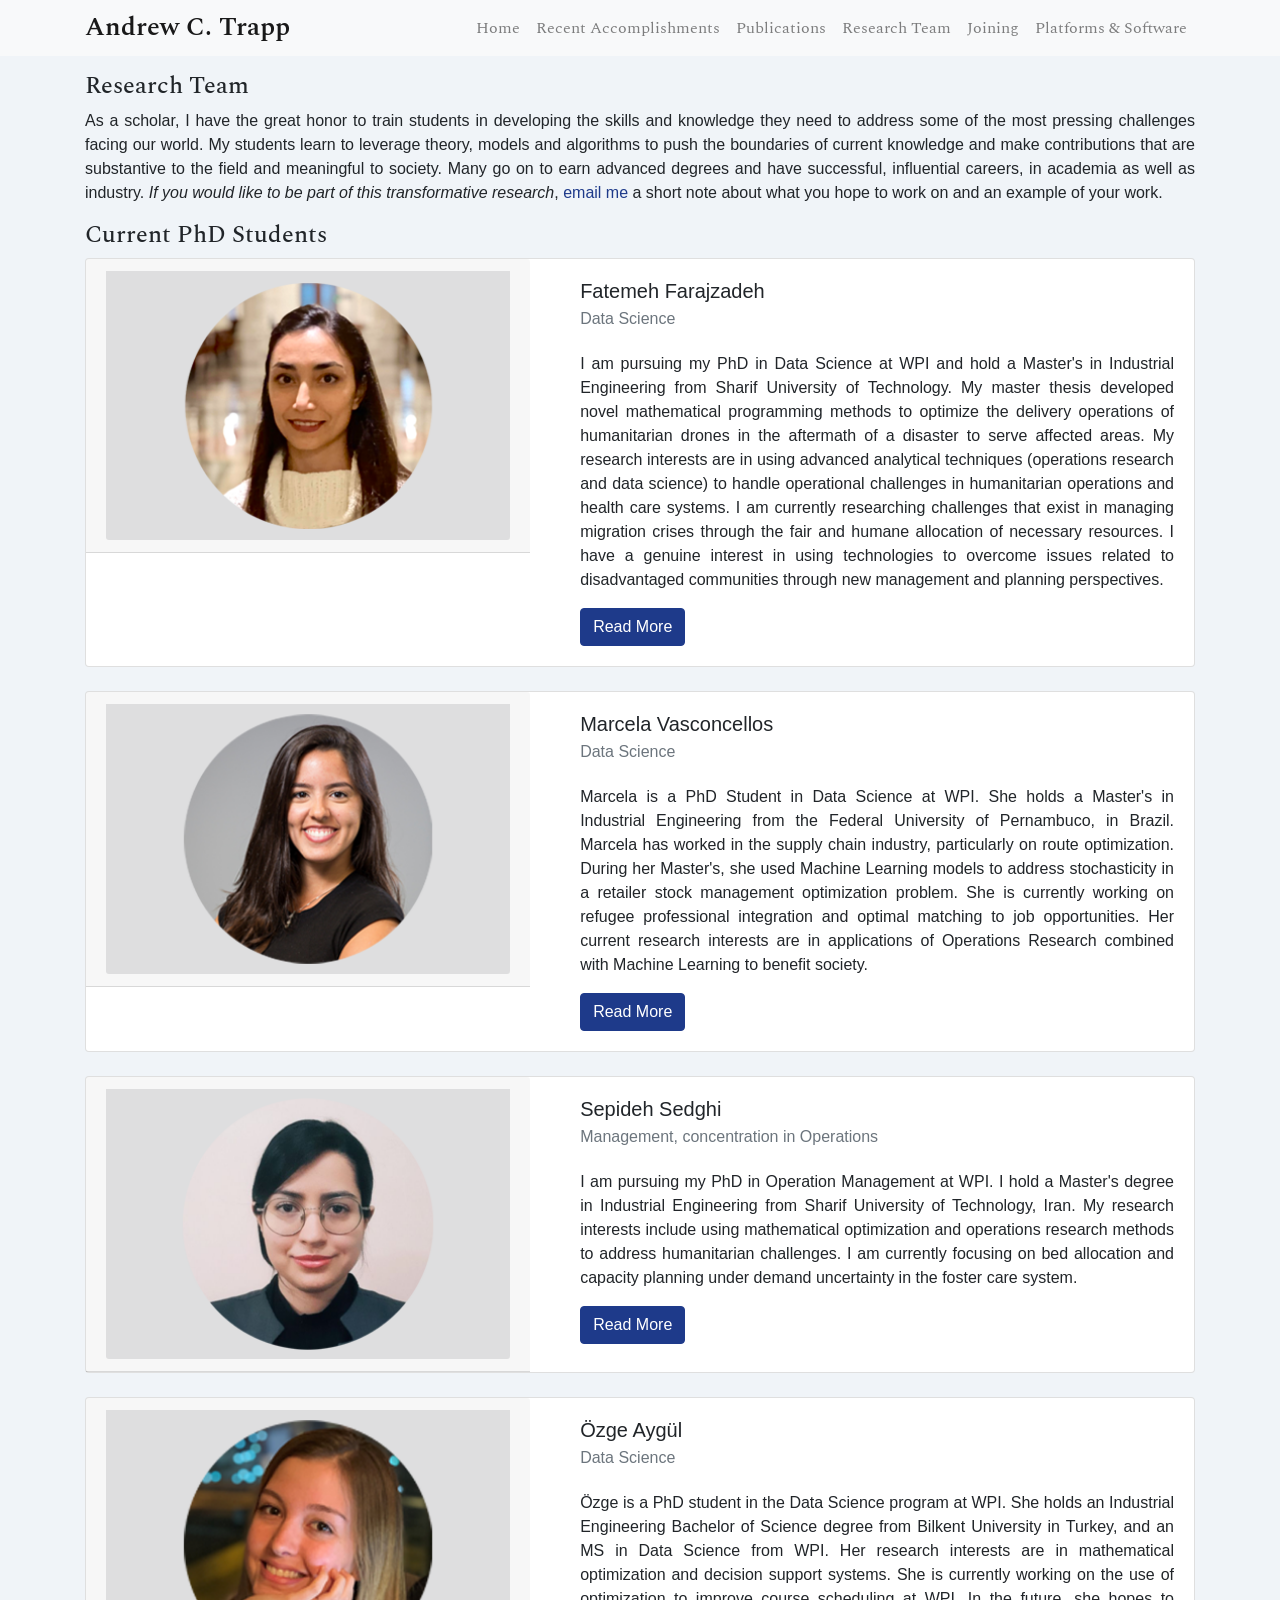
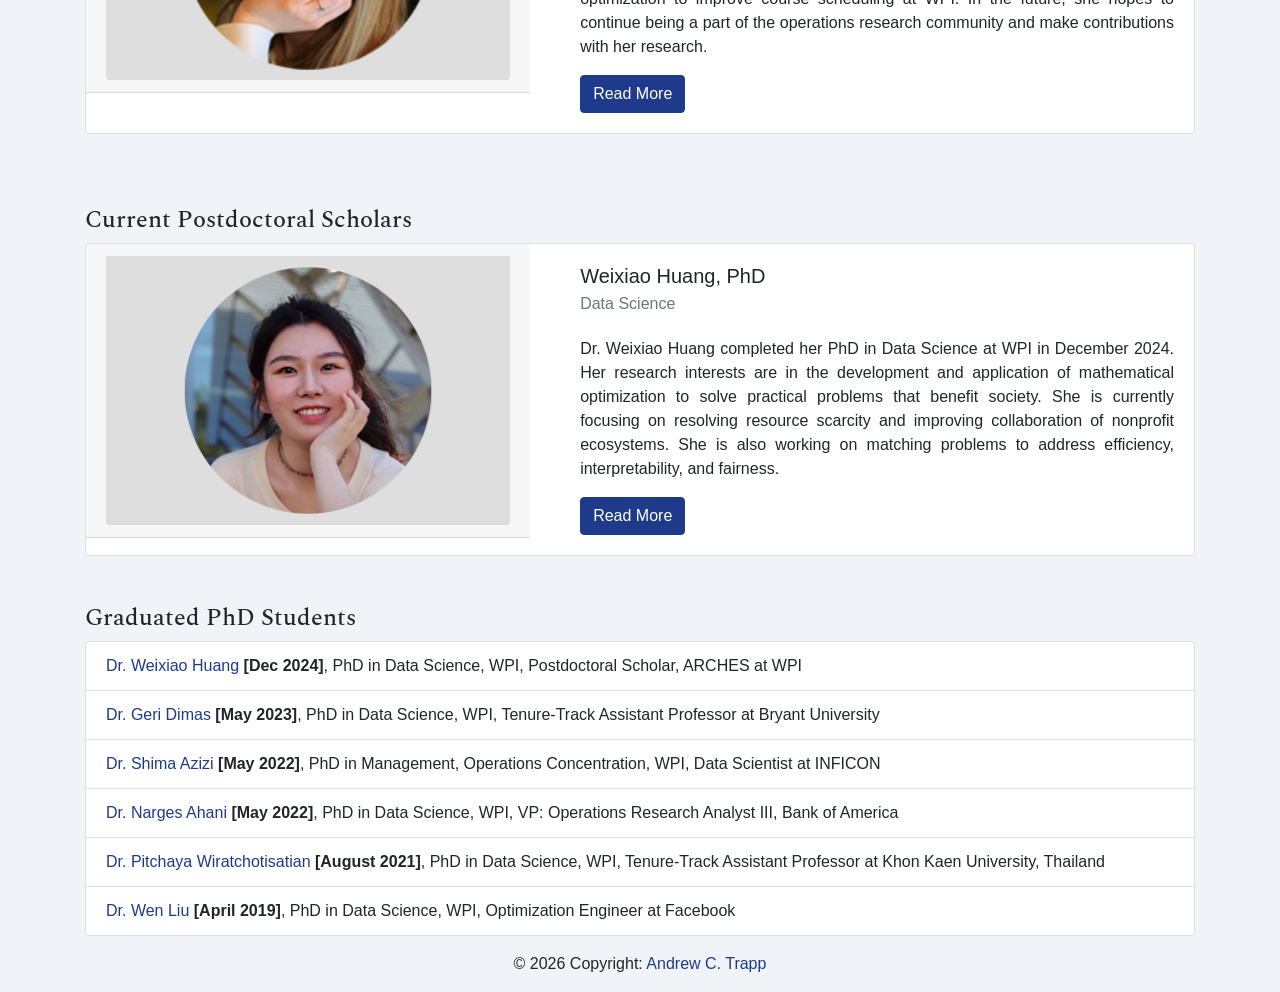
<file: team.htm>
<!DOCTYPE html>
<html lang="en">
  <head>
    <meta charset="UTF-8" />
    <meta name="viewport" content="width=device-width, initial-scale=1.0" />
    <meta http-equiv="X-UA-Compatible" content="ie=edge" />

    <!-- Important favicon (icon for tab on browser) -->
    <link rel="icon" href="img/favicon.ico" />

    <!--Bootstrap CDN-->
    <link
      rel="stylesheet"
      href="https://stackpath.bootstrapcdn.com/bootstrap/4.3.1/css/bootstrap.min.css"
      integrity="sha384-ggOyR0iXCbMQv3Xipma34MD+dH/1fQ784/j6cY/iJTQUOhcWr7x9JvoRxT2MZw1T"
      crossorigin="anonymous"
    />
    <link
      rel="stylesheet"
      href="https://cdnjs.cloudflare.com/ajax/libs/font-awesome/5.2.0/css/all.css"
    />
    <title>Research Team &middot; Andrew C. Trapp</title>
    <link rel="canonical" href="https://andrewctrapp.github.io/team.htm" />
    <meta name="description" content="The OASIS research group led by Andrew C. Trapp at Rensselaer Polytechnic Institute: current doctoral students, postdoctoral scholars, and graduates and where they went next." />
    <meta property="og:type" content="website" />
    <meta property="og:site_name" content="Andrew C. Trapp" />
    <meta property="og:title" content="Research Team | Andrew C. Trapp" />
    <meta property="og:description" content="The OASIS research group led by Andrew C. Trapp at Rensselaer Polytechnic Institute: current doctoral students, postdoctoral scholars, and graduates and where they went next." />
    <meta property="og:url" content="https://andrewctrapp.github.io/team.htm" />
    <meta property="og:image" content="https://andrewctrapp.github.io/img/og_card.png" />
    <meta property="og:image:width" content="1200" />
    <meta property="og:image:height" content="630" />
    <meta property="og:image:alt" content="Andrew C. Trapp, Professor and Gilbreth Endowed Chair, Industrial and Systems Engineering, RPI" />
    <meta name="twitter:card" content="summary_large_image" />
    <meta name="twitter:title" content="Research Team | Andrew C. Trapp" />
    <meta name="twitter:description" content="The OASIS research group led by Andrew C. Trapp at Rensselaer Polytechnic Institute: current doctoral students, postdoctoral scholars, and graduates and where they went next." />
    <meta name="twitter:image" content="https://andrewctrapp.github.io/img/og_card.png" />
    <link rel="stylesheet" href="accents.css" />
  <style>
    /* Images carry width and height attributes (added 2026-10-18) so browsers can reserve space before
       loading; height auto keeps the CSS in charge of sizing so the attributes never stretch an image. */
    img[width][height] { height: auto; }
  </style>
  </head>
  <body>
    <!--Navbar-->

    <nav class="navbar navbar-expand-lg navbar-light bg-light mb-3">
      <div class="container">
        <a class="navbar-brand" href="index.html">Andrew C. Trapp</a>
        <button class="navbar-toggler" data-toggle="collapse" data-target="#navbarNav">
          <span class="navbar-toggler-icon"></span>
        </button>
        <div class="collapse navbar-collapse" id="navbarNav">
          <ul class="navbar-nav ml-auto">
            <li class="nav-item">
              <a class="nav-link" href="index.html">Home</a>
            </li>
            <li class="nav-item">
              <a class="nav-link" href="index.html#recent-accomplishments">Recent Accomplishments</a>
            </li>
            <li class="nav-item">
              <a class="nav-link" href="publications.htm">Publications</a>
            </li>
            <li class="nav-item">
              <a class="nav-link" href="team.htm">Research Team</a>
            </li>
            <li class="nav-item">
              <a class="nav-link" href="joining.htm">Joining</a>
            </li>
            <li class="nav-item">
              <a class="nav-link" href="platforms-and-software.htm">Platforms & Software</a>
            </li>
          </ul>
        </div>
      </div>
    </nav>


    <!--Students-->

    <div class="container">
      <div class="row">
        <div class="col-lg-12" align="justify">
        <h1 class="h4">Research Team</h1>
        <p>
            As a scholar, I have the great honor to train students in developing the skills and knowledge they need to address some of the most pressing challenges facing our world. My students learn to leverage theory, models and algorithms to push the boundaries of current knowledge and make contributions that are substantive to the field and meaningful to society.
            Many go on to earn advanced degrees and have successful, influential careers, in academia as well as industry.
            <i>If you would like to be part of this transformative research</i>, <a href="mailto:trappa@rpi.edu">email me</a> a short note about what you hope to work on and an example of your work.
        </p>
        </div>
      </div>
    </div>

<!--Current PhD Students-->
<div class="container">
  <h4>Current PhD Students</h4></div>

<!--Fatemeh Farajzadeh-->
<div class="container">
  <div class="card">
    <div class="row">
      <div class="col-lg-5">
        <div class="card-header">
          <img class="card-img-bottom" src="img/Fatemeh.png" alt="" width="400" height="267" />
        </div>
      </div>
      <div class="col-lg-7">
        <div class="card-body">
          <h5 class="card-title">
            Fatemeh Farajzadeh
          </h5>

          <h6 class="card-subtitle text-muted" align="justify">
            Data Science
          </h6>
          <br />
          <p class="card-text" align="justify">
          I am pursuing my PhD in Data Science at WPI and hold a Master's in Industrial Engineering from Sharif University of Technology. My master thesis developed novel mathematical programming methods to optimize the delivery operations of humanitarian drones in the aftermath of a disaster to serve affected areas. My research interests are in using advanced analytical techniques (operations research and data science) to handle operational challenges in humanitarian operations and health care systems. I am currently researching challenges that exist in managing migration crises through the fair and humane allocation of necessary resources. I have a genuine interest in using technologies to overcome issues related to disadvantaged communities through new management and planning perspectives.
            
        </p>
          <a
            href="https://www.linkedin.com/in/fatemeh-farajzadeh-665a4115b/", target="_blank"
            class="btn btn-primary"
            >Read More</a
          >
        </div>
      </div>
    </div>
  </div>
</div>
<br>

<!--Marcela Vasconcellos-->
<div class="container">
  <div class="card">
    <div class="row">
      <div class="col-lg-5">
        <div class="card-header">
          <img class="card-img-bottom" src="img/Marcela.png" alt="" width="400" height="267" />
        </div>
      </div>
      <div class="col-lg-7">
        <div class="card-body">
          <h5 class="card-title">
            Marcela Vasconcellos
          </h5>

          <h6 class="card-subtitle text-muted" align="justify">
          Data Science
          </h6>
          <br />
          <p class="card-text" align="justify">
          Marcela is a PhD Student in Data Science at WPI. She holds a Master's in Industrial Engineering from the Federal University of Pernambuco, in Brazil. Marcela has worked in the supply chain industry, particularly on route optimization. During her Master's, she used Machine Learning models to address stochasticity in a retailer stock management optimization problem. She is currently working on refugee professional integration and optimal matching to job opportunities. Her current research interests are in applications of Operations Research combined with Machine Learning to benefit society.
          </p>
          <a
            href="https://www.wpi.edu/people/doctoral-student/msvasconcellos/", target="_blank"
            class="btn btn-primary"
            >Read More</a
          >
        </div>
      </div>
    </div>
  </div>
</div>
<br>

<!--Sepideh Sedghi-->
<div class="container">
  <div class="card">
    <div class="row">
      <div class="col-lg-5">
        <div class="card-header">
          <img class="card-img-bottom" src="img/Sepideh.png" alt="" loading="lazy" width="400" height="267" />
        </div>
      </div>
      <div class="col-lg-7">
        <div class="card-body">
          <h5 class="card-title">
            Sepideh Sedghi
          </h5>

          <h6 class="card-subtitle text-muted" align="justify">
          Management, concentration in Operations
          </h6>
          <br />
          <p class="card-text" align="justify">
          I am pursuing my PhD in Operation Management at WPI. I hold a Master's degree in Industrial Engineering from Sharif University of Technology, Iran. My research interests include using mathematical optimization and operations research methods to address humanitarian challenges. I am currently focusing on bed allocation and capacity planning under demand uncertainty in the foster care system.
          </p>
          <a
            href="https://www.linkedin.com/in/sepideh-sedghi-299564220", target="_blank"
            class="btn btn-primary"
            >Read More</a
          >
        </div>
      </div>
    </div>
  </div>
</div>
<br>

<!--Özge Aygül-->
<div class="container">
  <div class="card">
    <div class="row">
      <div class="col-lg-5">
        <div class="card-header">
          <img class="card-img-bottom" src="img/Ozge.png" alt="" loading="lazy" width="400" height="267" />
        </div>
      </div>
      <div class="col-lg-7">
        <div class="card-body">
          <h5 class="card-title">
            &#214;zge Ayg&#252;l
          </h5>

          <h6 class="card-subtitle text-muted" align="justify">
          Data Science
          </h6>
          <br />
          <p class="card-text" align="justify">
          &#214;zge is a PhD student in the Data Science program at WPI. She holds an Industrial Engineering Bachelor of Science degree from Bilkent University in Turkey, and an MS in Data Science from WPI. Her research interests are in mathematical optimization and decision support systems. She is currently working on the use of optimization to improve course scheduling at WPI. In the future, she hopes to continue being a part of the operations research community and make contributions with her research.
          </p>
          <a
            href="https://www.linkedin.com/in/ozgekoc/", target="_blank"
            class="btn btn-primary"
            >Read More</a
          >
        </div>
      </div>
    </div>
  </div>
</div>
<br>



    <br>
    <br>
    <!--Current Postdocs-->
    <div class="container">
      <h4>Current Postdoctoral Scholars</h4></div>

<!--Weixiao Huang-->
<div class="container">
  <div class="card">
    <div class="row">
      <div class="col-lg-5">
        <div class="card-header">
          <img class="card-img-bottom" src="img/Weixiao.png" alt="" loading="lazy" width="400" height="267" />
        </div>
      </div>
      <div class="col-lg-7">
        <div class="card-body">
          <h5 class="card-title">
            Weixiao Huang, PhD
          </h5>

          <h6 class="card-subtitle text-muted" align="justify">
            Data Science
          </h6>
          <br />
          <p class="card-text" align="justify">
          Dr. Weixiao Huang completed her PhD in Data Science at WPI in December 2024. Her research interests are in the development and application of mathematical optimization to solve practical problems that benefit society. She is currently focusing on resolving resource scarcity and improving collaboration of nonprofit ecosystems. She is also working on matching problems to address efficiency, interpretability, and fairness.
          </p>
          <a
            href="https://www.wpi.edu/people/staff/whuang2", target="_blank"
            class="btn btn-primary"
            >Read More</a
          >
        </div>
      </div>
    </div>
  </div>
</div>


<br>
<br>

    <!--Graduated Students-->
<div class="container">
    <h4>Graduated PhD Students</h4>
    <div class="row">
      <div class="col-12">
        <div class="card">
            <!--<div class="card-header">
              Graduated Year
            </div>-->
            <ul class="list-group list-group-flush">
<!--               <li class="list-group-item"> -->
<!--                 Nishang Chheda, MS in Information Technology, Senior Analyst at -->
<!--                 Goldman Sachs -->
<!--               </li> -->
<!--               <li class="list-group-item"> -->
<!--                 Prachi Dandekar, MS in Information Technology, Implementation -->
<!--                 Analyst at Syndigo -->
<!--               </li> -->
<!--               <li class="list-group-item"> -->
<!--                 Dhaval Dholakia, MS in Data Science, Data Scientist Co-op at -->
<!--                 Neuroscouting LLC -->
<!--               </li> -->
<!--               <li class="list-group-item"> -->
<!--                 Katie Dunphy, MS in Operations Analytics and Management, Business Technology Analyst at Deloitte -->
<!--               </li> -->
<!--               <li class="list-group-item"> -->
<!--                 Muyeedul Hoque, MS in Data Science, Lead Business Insight Analyst, Business Insight and Analytics at ArcBest Technologies -->
<!--               </li> -->
<!--               <li class="list-group-item"> -->
<!--                 Sharon Lazrado, MS in Information Technology, Senior Business Analyst at Barton Associates Inc. -->
<!--               </li> -->
<!--               <li class="list-group-item"> -->
<!--                 Chao Li, MS in Computer Science, Member of Technical Staff at Avi Networks -->
<!--               </li> -->
              <li class="list-group-item">
                <a href="">Dr. Weixiao Huang</a> <b>[Dec 2024]</b>, PhD in Data Science, WPI, Postdoctoral Scholar, ARCHES at WPI
              <li class="list-group-item">
                <a href="https://www.bryant.edu/academics/faculty/dimas-geri-louise">Dr. Geri Dimas</a> <b>[May 2023]</b>, PhD in Data Science, WPI, Tenure-Track Assistant Professor at Bryant University
              </li>
              <li class="list-group-item">
                <a href="https://www.linkedin.com/in/shimaazizi">Dr. Shima Azizi</a> <b>[May 2022]</b>, PhD in Management, Operations Concentration, WPI, Data Scientist at INFICON
              </li>
              <li class="list-group-item">
                <a href="https://www.wpi.edu/people/doctoral-student/nahani">Dr. Narges Ahani</a> <b>[May 2022]</b>, PhD in Data Science, WPI, VP: Operations Research Analyst III, Bank of America
              </li>
              <li class="list-group-item">
                <a href="https://www.wpi.edu/people/doctoral-student/pwiratchotisatia">Dr. Pitchaya Wiratchotisatian</a> <b>[August 2021]</b>, PhD in Data Science, WPI, Tenure-Track Assistant Professor at Khon Kaen University, Thailand
              </li>
              <li class="list-group-item">
                <a href="https://www.linkedin.com/in/wen-liu-wpi">Dr. Wen Liu</a> <b>[April 2019]</b>, PhD in Data Science, WPI, Optimization Engineer at Facebook
              </li>
<!--               <li class="list-group-item"> -->
<!--                 Longshuo Li, MS in Operations Design and Leadership, Supply and Demand Execution at Apple Procurement and Operations (Shanghai) -->
<!--               </li> -->
<!--               <li class="list-group-item"> -->
<!--                 Xuechun Li, MS in Information Technology, Data Analyst at Ainvest -->
<!--               </li> -->
<!--               <li class="list-group-item"> -->
<!--                 Amber (Zijiayan) Lin, MS in Operations Analytics and Management, intern at Tesla Motors -->
<!--               </li> -->
<!--               <li class="list-group-item"> -->
<!--                 Lorraine Liu, MS in Operations Analytics and Management, Business Analyst at Optymyze -->
<!--               </li> -->
<!--               <li class="list-group-item"> -->
<!--                 Xin Liu, MS in Marketing and Innovation, Marketing Specialist at Victory Productions -->
<!--               </li> -->
<!--               <li class="list-group-item"> -->
<!--                 Sounthar Manickavasagam, MS in Data Science, Engineer, Data Science at HERE Technologies -->
<!--               </li> -->
<!--               <li class="list-group-item"> -->
<!--                 Rohit Parekh, MS in Information Technology, Business Analyst at NetCracker Technology -->
<!--               </li> -->
<!--               <li class="list-group-item"> -->
<!--                 Amogh Raghunath, MS in Data Science, Data Analyst, Advanced Analytics at TeleTech -->
<!--               </li> -->
<!--               <li class="list-group-item"> -->
<!--                 Prerana Rout, MS in Information Technology, Strategic Business Analyst at Jay Cashman, Inc. -->
<!--               </li> -->
<!--               <li class="list-group-item"> -->
<!--                 Deepan Sanghavi, MS in Data Science, Data Scientist Co-op at Charles River Laboratories -->
<!--               </li> -->
<!--               <li class="list-group-item"> -->
<!--                 Lejia Shen, MS in Operations Analytics and Management, Senior International Operations Associate at Wayfair -->
<!--               </li> -->
<!--               <li class="list-group-item"> -->
<!--                 Shweta Shinde, MS in Information Technology, Systems Analyst Intern at Design within Reach -->
<!--               </li> -->
<!--               <li class="list-group-item"> -->
<!--                 Xin Sun, MS in Information Technology, Senior Product Consultant, Tableau (Shanghai) -->
<!--               </li> -->
<!--               <li class="list-group-item"> -->
<!--                 Queting Wang, Operations Analytics and Management -->
<!--               </li> -->
              
            </ul>
          </div>
        </div>
        </div>
</div>      
    


    

    <!-- Footer -->
    <div class="container">
        <!-- Copyright -->
        <div class="footer-copyright text-center py-3">
          © 2026 Copyright:
          <a href="index.html"> Andrew C. Trapp</a>
        </div>
      </footer>
    </div>

    <!--JavaScript CDN-->
    <script
      src="https://code.jquery.com/jquery-3.3.1.slim.min.js"
      integrity="sha384-q8i/X+965DzO0rT7abK41JStQIAqVgRVzpbzo5smXKp4YfRvH+8abtTE1Pi6jizo"
      crossorigin="anonymous"
    ></script>
    <script
      src="https://cdnjs.cloudflare.com/ajax/libs/popper.js/1.14.7/umd/popper.min.js"
      integrity="sha384-UO2eT0CpHqdSJQ6hJty5KVphtPhzWj9WO1clHTMGa3JDZwrnQq4sF86dIHNDz0W1"
      crossorigin="anonymous"
    ></script>
    <script
      src="https://stackpath.bootstrapcdn.com/bootstrap/4.3.1/js/bootstrap.min.js"
      integrity="sha384-JjSmVgyd0p3pXB1rRibZUAYoIIy6OrQ6VrjIEaFf/nJGzIxFDsf4x0xIM+B07jRM"
      crossorigin="anonymous"
    ></script>
<!--     <!--Start of StatCounter Code for Default Guide-->
<!-- <script type="text/javascript"> -->
<!--   var sc_project=7139907;  -->
<!--   var sc_invisible=1;  -->
<!--   var sc_security="48ef0ec4";  -->
<!--   </script> -->
<!--   <script type="text/javascript" src="http://www.statcounter.com/counter/counter.js"></script> -->
<!-- <!--End of StatCounter Code for Default Guide-->
  <!-- Default Statcounter code for andrewctrapp.github.io
  https://andrewctrapp.github.io/ -->
  <script type="text/javascript">
  var sc_project=7139907; 
  var sc_invisible=1; 
  var sc_security="48ef0ec4"; 
  </script>
  <script type="text/javascript">
  /* Load the counter on the live site only. Local previews (localhost, 127.0.0.1,
     a file:// page) are skipped so development traffic stays out of the stats. */
  (function () {
    var h = location.hostname;
    if (h === '' || h === 'localhost' || h === '127.0.0.1' || h === '[::1]'
        || /\.(localhost|test)$/.test(h)) return;
    var s = document.createElement('script');
    s.type = 'text/javascript';
    s.async = true;
    s.src = 'https://www.statcounter.com/counter/counter.js';
    document.body.appendChild(s);
  })();
  </script>
  <noscript><div class="statcounter"><a title="Web Analytics
  Made Easy - Statcounter" href="https://statcounter.com/"
  target="_blank"><img class="statcounter"
  src="https://c.statcounter.com/7139907/0/48ef0ec4/1/"
  alt="Web Analytics Made Easy - Statcounter"
  referrerPolicy="no-referrer-when-downgrade"></a></div></noscript>
  <!-- End of Statcounter Code -->

  </body>
</html>
</file>
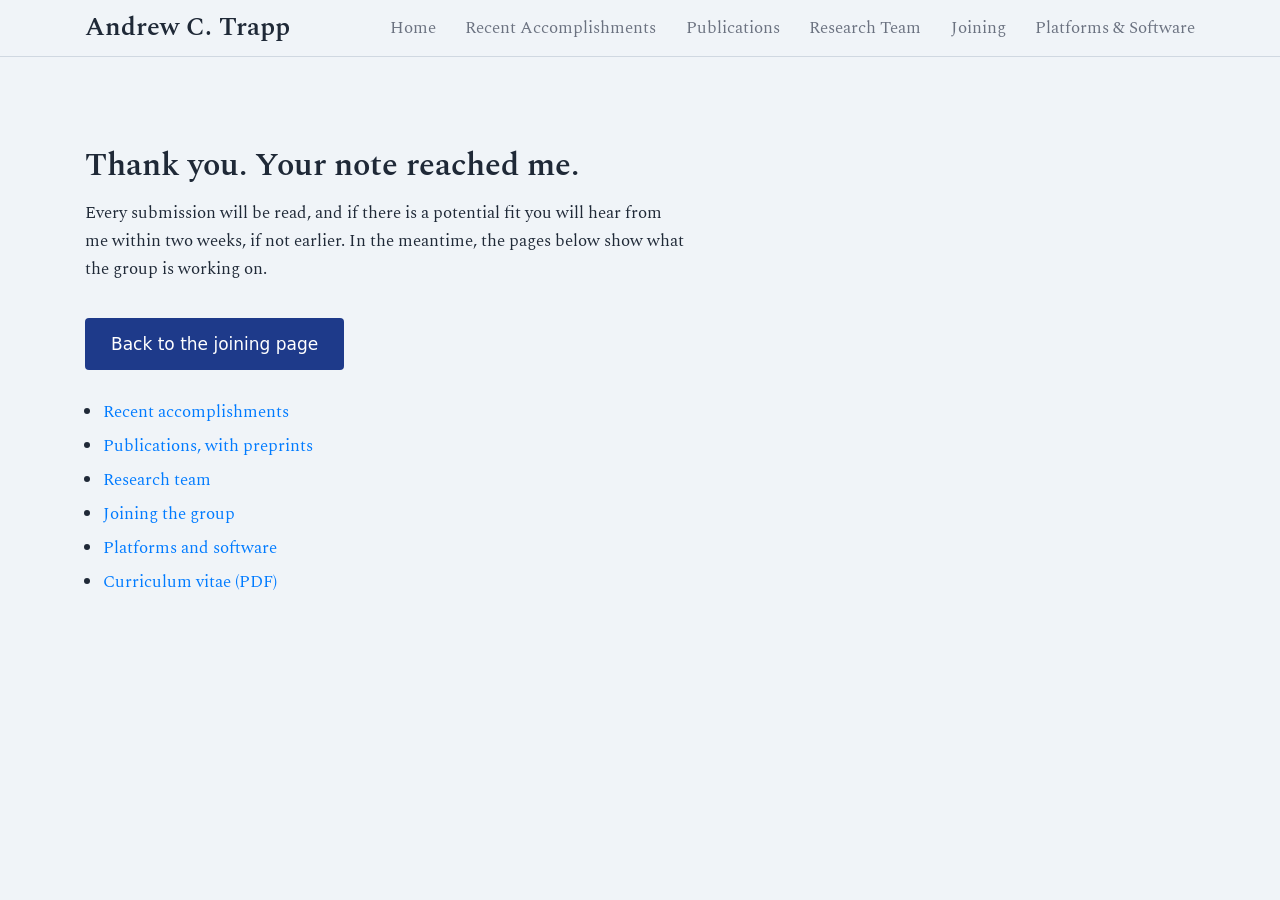
<file: thanks.htm>
<!DOCTYPE html>
<html lang="en">
<head>
  <meta charset="UTF-8">
  <meta name="viewport" content="width=device-width, initial-scale=1.0">
  <title>Thank you | Andrew C. Trapp</title>
  <meta name="robots" content="noindex" />
  <link rel="stylesheet" href="https://stackpath.bootstrapcdn.com/bootstrap/4.3.1/css/bootstrap.min.css">
  <link href="https://fonts.googleapis.com/css2?family=Spectral:ital,wght@0,400;0,600;1,400&display=swap" rel="stylesheet">
  <link rel="icon" href="favicon.ico">
  <style>
    :root { --paper: #f0f4f8; --ink: #1f2937; --ink-muted: #6b7280; --navy: #1e3a8a; --rule: #d0d8e1;
            --font-ui: system-ui, -apple-system, 'Segoe UI', Roboto, Helvetica, Arial, sans-serif; }
    body { font-family: 'Spectral', Georgia, serif; color: var(--ink); background: var(--paper); font-size: 17px; line-height: 1.65; }
    nav.simple { border-bottom: 1px solid var(--rule); font-family: var(--font-ui); }
    nav.simple > .container { min-height: 56px; }
    nav.simple .brand { font-family: 'Spectral', Georgia, serif; font-weight: 600; font-size: 1.6rem; color: var(--ink); text-decoration: none; }
    nav.simple .links a { font-family: 'Spectral', Georgia, serif; color: var(--ink-muted); text-decoration: none; margin-left: 24px; }
    nav.simple .links a:hover { color: var(--navy); }
    main { padding: 90px 0 120px; }
    h1 { font-size: 2rem; font-weight: 600; margin-bottom: 14px; }
    p { max-width: 600px; }
    a.btn-home { display: inline-block; margin-top: 18px; background: var(--navy); color: #fff; padding: 12px 26px; border-radius: 4px; font-family: var(--font-ui); text-decoration: none; }
    a.btn-home:hover { background: #162c66; color: #fff; }
    ul.where { margin-top: 28px; padding-left: 18px; }
    ul.where li { margin-bottom: 6px; }
    @media (max-width: 767px) { nav.simple .links { display: none; } }
  </style>
</head>
<body>

<nav class="simple">
    <div class="container d-flex align-items-center justify-content-between">
      <a href="index.html" class="brand">Andrew C. Trapp</a>
      <div class="links">
        <a href="index.html">Home</a>
        <a href="index.html#recent-accomplishments">Recent Accomplishments</a>
        <a href="publications.htm">Publications</a>
        <a href="team.htm">Research Team</a>
        <a href="joining.htm">Joining</a>
        <a href="platforms-and-software.htm">Platforms &amp; Software</a>
      </div>
    </div>
  </nav>

  <main>
    <div class="container">
      <h1>Thank you. Your note reached me.</h1>
      <p>Every submission will be read, and if there is a potential fit you will hear from me within two weeks, if not earlier. In the meantime, the pages below show what the group is working on.</p>
      <a class="btn-home" href="joining.htm">Back to the joining page</a>
      <ul class="where">
        <li><a href="index.html#recent-accomplishments">Recent accomplishments</a></li>
        <li><a href="publications.htm">Publications, with preprints</a></li>
        <li><a href="team.htm">Research team</a></li>
        <li><a href="joining.htm">Joining the group</a></li>
        <li><a href="platforms-and-software.htm">Platforms and software</a></li>
        <li><a href="cv.pdf">Curriculum vitae (PDF)</a></li>
      </ul>
    </div>
  </main>

</body>
</html>
</file>
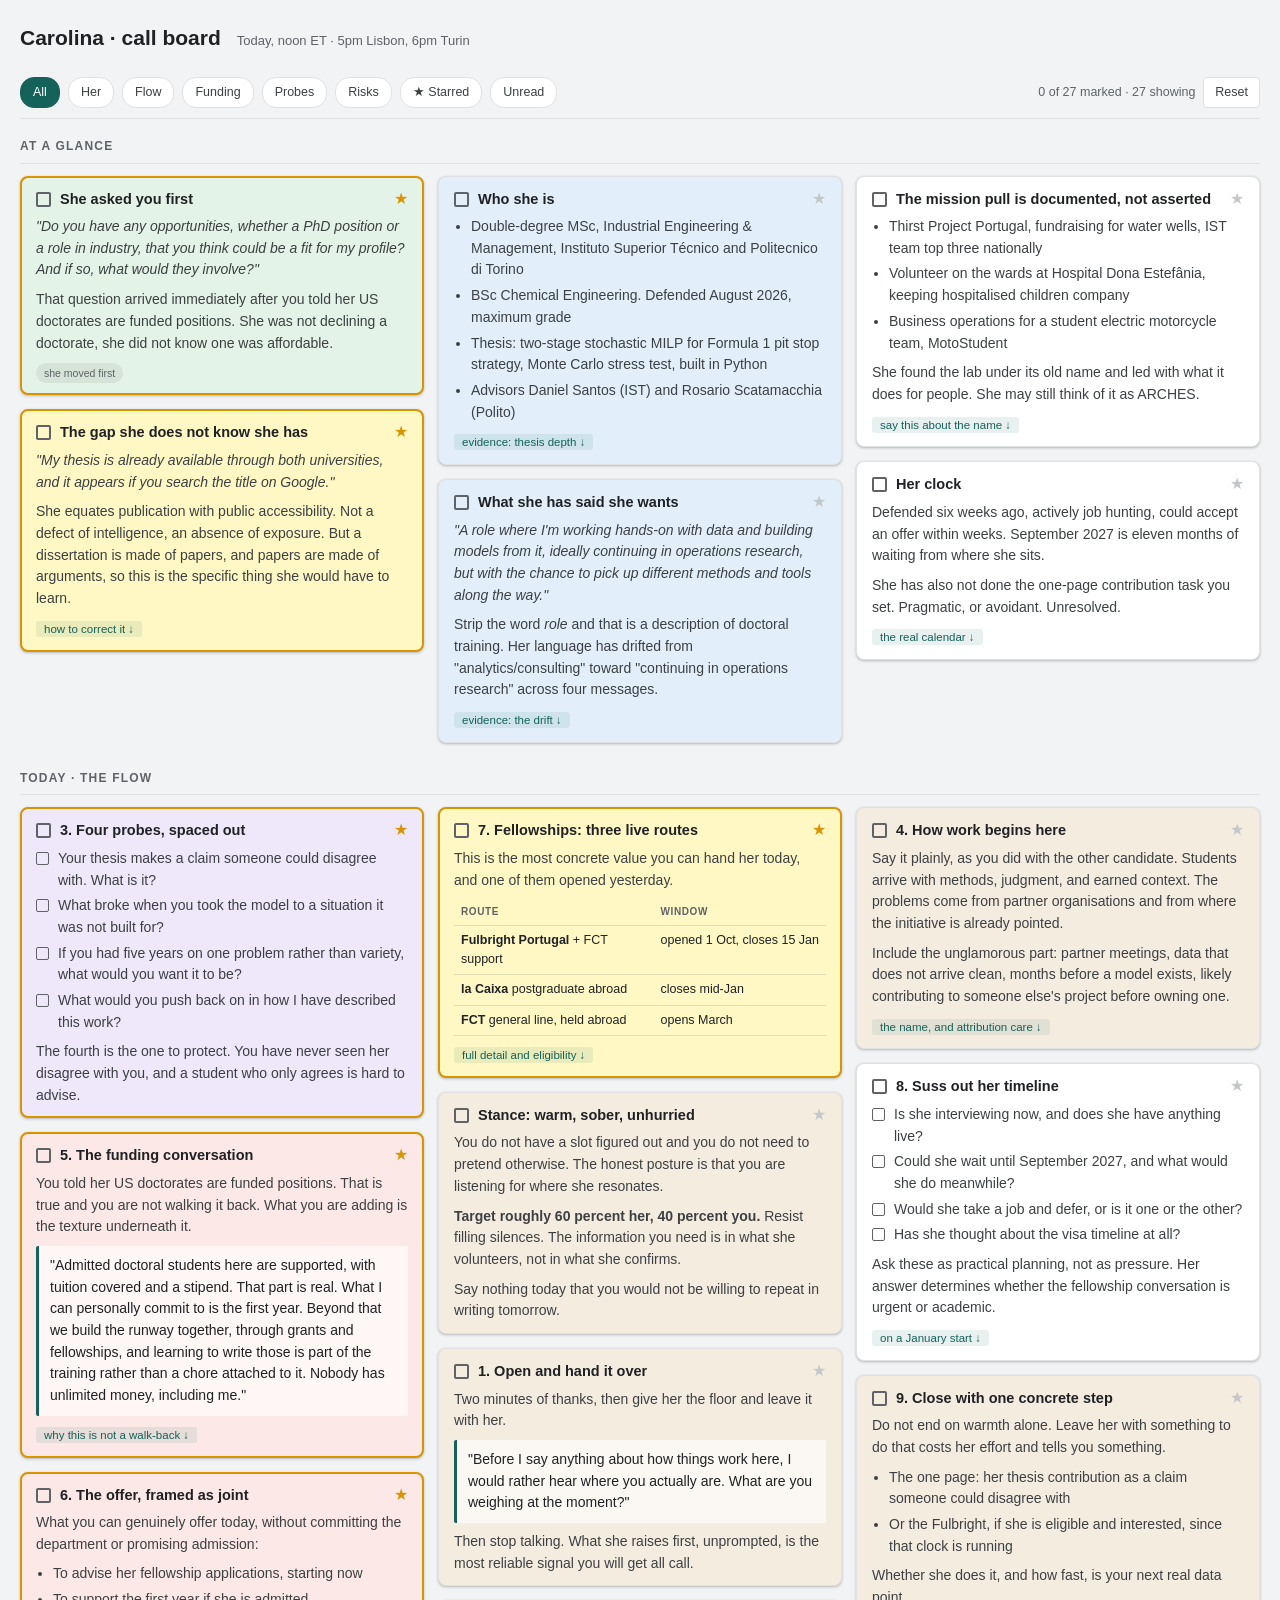
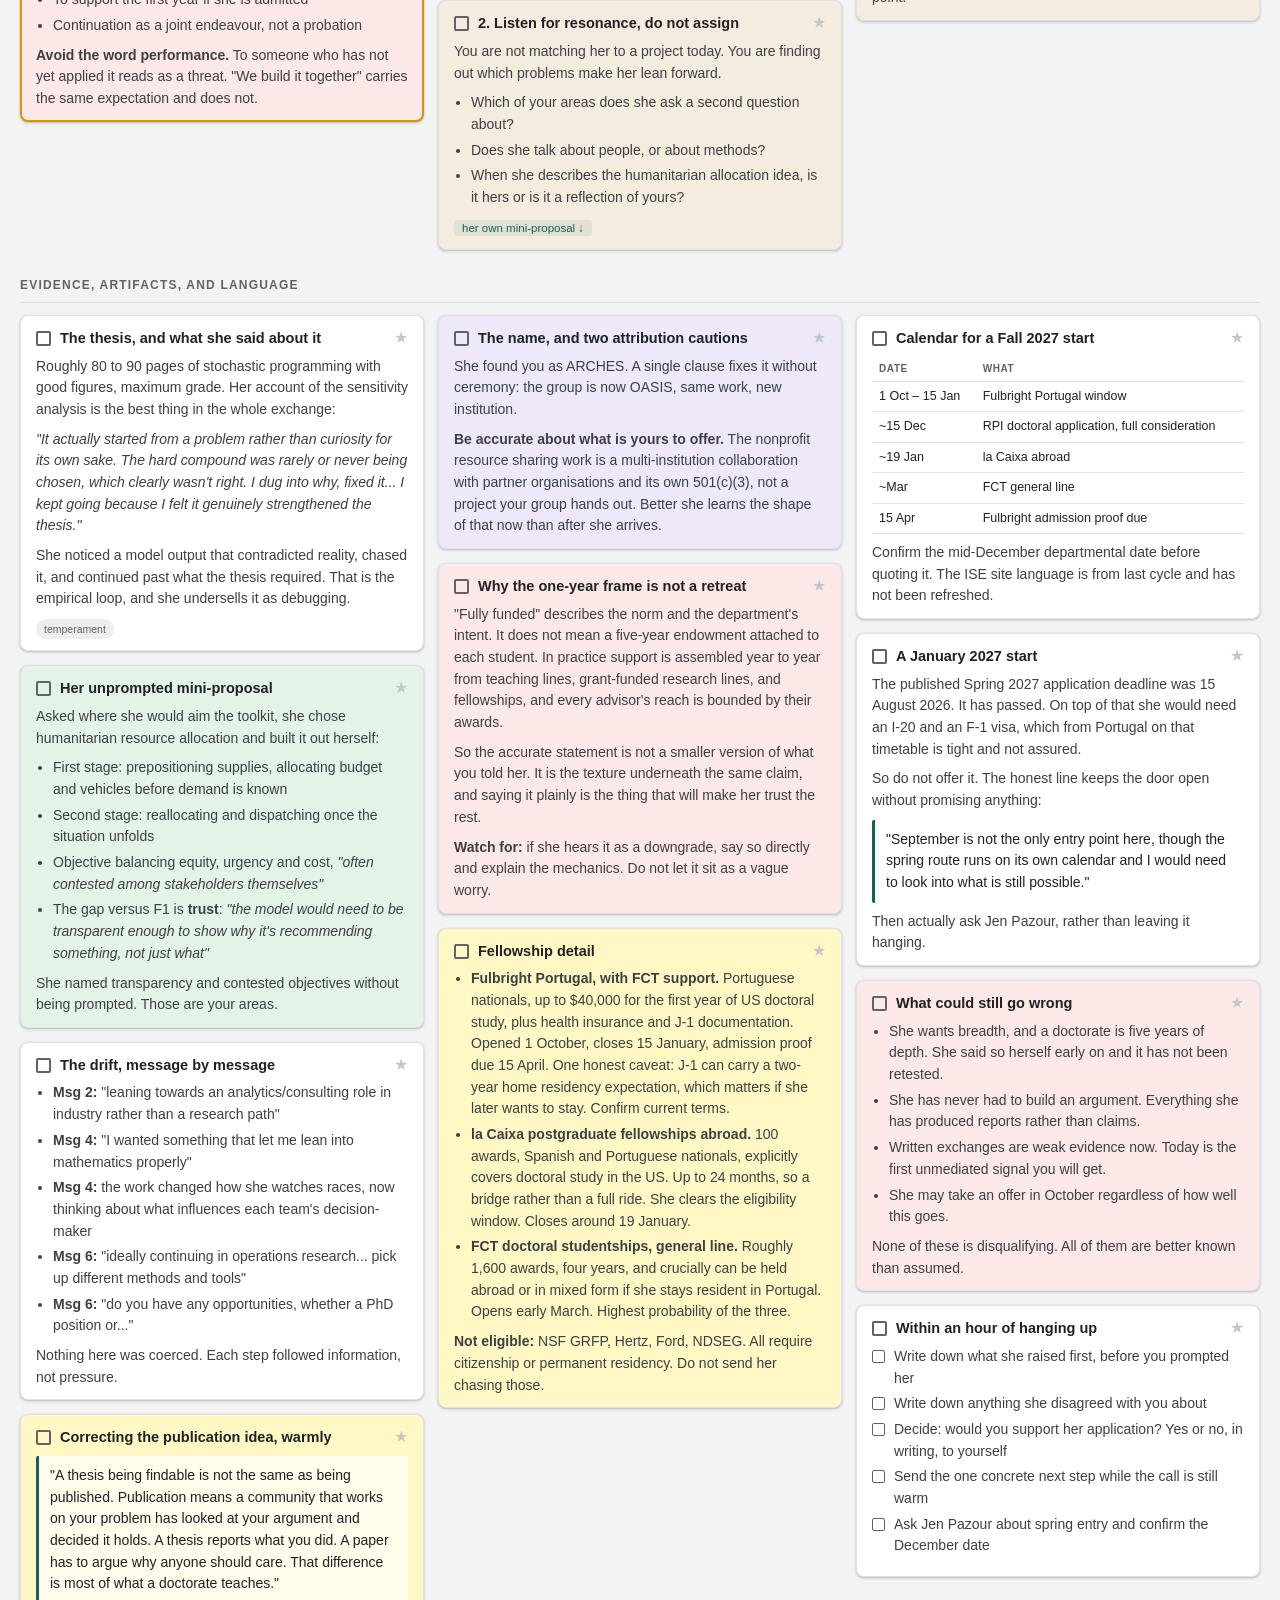
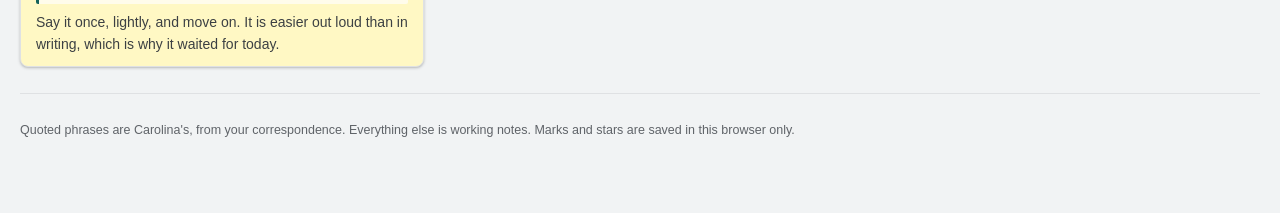
<file: Claude outputs/carolina-call-board.html>
<!DOCTYPE html>
<html lang="en">
<head>
<meta charset="utf-8">
<meta name="viewport" content="width=device-width, initial-scale=1">
<title>Carolina Call Board</title>
<style>
:root{
  --bg:#f1f3f4; --card:#fff; --line:#dfe1e3;
  --ink:#1f2124; --ink2:#3c4043; --ink3:#5f6368;
  --sh:0 1px 2px rgba(60,64,67,.22), 0 1px 3px 1px rgba(60,64,67,.08);
  --shh:0 1px 3px rgba(60,64,67,.28), 0 4px 10px 3px rgba(60,64,67,.14);
  --yel:#fff8c4; --grn:#e4f3e8; --blu:#e2effb; --pnk:#fce8e6; --pur:#efe7fa; --tan:#f5ece0;
  --star:#d99400; --acc:#15625a;
}
*{box-sizing:border-box}
html,body{margin:0}
body{background:var(--bg);color:var(--ink);
  font:14px/1.55 -apple-system,BlinkMacSystemFont,"Segoe UI",Roboto,Arial,sans-serif;
  padding-inline:16px;padding-block:22px 60px}
.wrap{max-width:1240px;margin:0 auto}

header.top{display:flex;flex-wrap:wrap;align-items:baseline;gap:8px 16px}
header.top h1{font-size:21px;font-weight:600;margin:0}
header.top .when{color:var(--ink3);font-size:13px}
.bar{position:sticky;top:0;z-index:20;background:var(--bg);
  padding:12px 0 10px;margin:10px 0 18px;border-bottom:1px solid var(--line);
  display:flex;flex-wrap:wrap;gap:8px;align-items:center}
.f{font:inherit;font-size:12.5px;border:1px solid var(--line);background:var(--card);
  color:var(--ink2);border-radius:14px;padding:5px 12px;cursor:pointer;white-space:nowrap}
.f:hover{border-color:#b9bdc0}
.f[aria-pressed="true"]{background:var(--acc);border-color:var(--acc);color:#fff}
.f.star[aria-pressed="true"]{background:var(--star);border-color:var(--star)}
.spacer{flex:1 1 auto}
.count{font-size:12.5px;color:var(--ink3);white-space:nowrap}
.btn{font:inherit;font-size:12.5px;border:1px solid var(--line);background:var(--card);
  color:var(--ink2);border-radius:4px;padding:5px 11px;cursor:pointer}
.btn:hover{border-color:#b9bdc0}

h2.row{font-size:12px;letter-spacing:.1em;text-transform:uppercase;color:var(--ink3);
  font-weight:700;margin:26px 0 12px;padding-bottom:7px;border-bottom:1px solid var(--line)}
h2.row:first-of-type{margin-top:4px}
.grid{column-count:3;column-gap:14px}
@media(max-width:1000px){.grid{column-count:2}}
@media(max-width:660px){.grid{column-count:1}}

.note{background:var(--card);border:1px solid var(--line);border-radius:8px;
  padding:13px 15px 11px;margin:0 0 14px;break-inside:avoid;box-shadow:var(--sh);
  position:relative;transition:box-shadow .15s,opacity .15s}
.note:hover{box-shadow:var(--shh)}
.note.y{background:var(--yel)}.note.g{background:var(--grn)}.note.b{background:var(--blu)}
.note.p{background:var(--pnk)}.note.v{background:var(--pur)}.note.t{background:var(--tan)}
.note.done{opacity:.44}
.note.done h3{text-decoration:line-through}
.note.flash{animation:fl 1.5s ease}
@keyframes fl{0%,55%{box-shadow:0 0 0 3px var(--star),var(--shh)}100%{box-shadow:var(--sh)}}
.note.starred{border-color:var(--star);border-width:2px;padding:12px 14px 10px}

.hd{display:flex;align-items:flex-start;gap:9px;margin-bottom:7px}
.hd h3{font-size:14.5px;font-weight:600;margin:0;flex:1;line-height:1.35}
.chk{appearance:none;width:15px;height:15px;border:2px solid var(--ink3);border-radius:2px;
  margin:2px 0 0;cursor:pointer;flex:none;background:transparent;position:relative}
.chk:checked{background:var(--acc);border-color:var(--acc)}
.chk:checked::after{content:"";position:absolute;left:3px;top:0px;width:4px;height:8px;
  border:solid #fff;border-width:0 2px 2px 0;transform:rotate(43deg)}
.st{flex:none;border:0;background:transparent;cursor:pointer;padding:0;margin-top:1px;
  font-size:16px;line-height:1;color:#c3c7ca}
.st[aria-pressed="true"]{color:var(--star)}
.lbl{font-size:10px;letter-spacing:.85px;text-transform:uppercase;color:var(--ink3);
  font-weight:600;margin:0 0 5px}
.note p{margin:0 0 8px;color:var(--ink2)}
.note p:last-child{margin-bottom:0}
.note ul{margin:0 0 8px;padding-left:17px;color:var(--ink2)}
.note ul li{margin-bottom:4px}
ul.ck{list-style:none;padding:0}
ul.ck li{position:relative;padding-left:22px}
ul.ck li::before{content:"";position:absolute;left:0;top:4px;width:11px;height:11px;
  border:1.5px solid var(--ink3);border-radius:2px}
.q{font-style:italic}
.say{background:rgba(255,255,255,.72);border-left:3px solid var(--acc);
  padding:9px 11px;border-radius:2px;margin:8px 0}
.note.b .say,.note.y .say,.note.g .say,.note.p .say,.note.v .say,.note.t .say{background:rgba(255,255,255,.66)}
.jump{display:inline-block;font-size:11.5px;color:var(--acc);background:rgba(21,98,90,.09);
  border:0;border-radius:3px;padding:2px 8px;cursor:pointer;font-family:inherit;margin:3px 4px 0 0}
.jump:hover{background:rgba(21,98,90,.18)}
.chips{display:flex;flex-wrap:wrap;gap:5px;margin-top:9px}
.chip{font-size:10.5px;color:var(--ink3);background:rgba(60,64,67,.09);border-radius:10px;padding:2px 8px}
table{border-collapse:collapse;width:100%;font-size:12.5px;margin-bottom:8px}
th,td{padding:5px 7px;text-align:left;border-bottom:1px solid rgba(60,64,67,.14);vertical-align:top}
th{font-size:10px;text-transform:uppercase;letter-spacing:.06em;color:var(--ink3)}
td.d{white-space:nowrap;font-variant-numeric:tabular-nums}
.empty{color:var(--ink3);font-size:13px;padding:10px 2px;display:none}
footer{margin-top:26px;padding-top:14px;border-top:1px solid var(--line);color:var(--ink3);font-size:12.5px}
@media print{.bar,.st,.chk,.jump{display:none}.note{break-inside:avoid;box-shadow:none}}
</style>
</head>
<body>
<div class="wrap">

<header class="top">
  <h1>Carolina &middot; call board</h1>
  <span class="when">Today, noon ET &middot; 5pm Lisbon, 6pm Turin</span>
</header>

<div class="bar">
  <button class="f" data-filter="all" aria-pressed="true">All</button>
  <button class="f" data-filter="her">Her</button>
  <button class="f" data-filter="flow">Flow</button>
  <button class="f" data-filter="money">Funding</button>
  <button class="f" data-filter="probe">Probes</button>
  <button class="f" data-filter="risk">Risks</button>
  <button class="f star" data-filter="starred" aria-pressed="false">★ Starred</button>
  <button class="f" data-filter="unread" aria-pressed="false">Unread</button>
  <span class="spacer"></span>
  <span class="count" id="count"></span>
  <button class="btn" id="reset">Reset</button>
</div>

<h2 class="row">At a glance</h2>
<div class="grid" id="g1">

  <div class="note b" data-tags="her" id="c-who">
    <div class="hd"><input type="checkbox" class="chk"><h3>Who she is</h3><button class="st" aria-pressed="false">★</button></div>
    <ul>
      <li>Double-degree MSc, Industrial Engineering &amp; Management, Instituto Superior T&eacute;cnico and Politecnico di Torino</li>
      <li>BSc Chemical Engineering. Defended August 2026, maximum grade</li>
      <li>Thesis: two-stage stochastic MILP for Formula 1 pit stop strategy, Monte Carlo stress test, built in Python</li>
      <li>Advisors Daniel Santos (IST) and Rosario Scatamacchia (Polito)</li>
    </ul>
    <button class="jump" data-go="e-thesis">evidence: thesis depth ↓</button>
  </div>

  <div class="note b" data-tags="her" id="c-wants">
    <div class="hd"><input type="checkbox" class="chk"><h3>What she has said she wants</h3><button class="st" aria-pressed="false">★</button></div>
    <p class="q">"A role where I'm working hands-on with data and building models from it, ideally continuing in operations research, but with the chance to pick up different methods and tools along the way."</p>
    <p>Strip the word <em>role</em> and that is a description of doctoral training. Her language has drifted from "analytics/consulting" toward "continuing in operations research" across four messages.</p>
    <button class="jump" data-go="e-drift">evidence: the drift ↓</button>
  </div>

  <div class="note g" data-tags="her" id="c-ask">
    <div class="hd"><input type="checkbox" class="chk"><h3>She asked you first</h3><button class="st" aria-pressed="true">★</button></div>
    <p class="q">"Do you have any opportunities, whether a PhD position or a role in industry, that you think could be a fit for my profile? And if so, what would they involve?"</p>
    <p>That question arrived immediately after you told her US doctorates are funded positions. She was not declining a doctorate, she did not know one was affordable.</p>
    <div class="chips"><span class="chip">she moved first</span></div>
  </div>

  <div class="note" data-tags="her" id="c-pull">
    <div class="hd"><input type="checkbox" class="chk"><h3>The mission pull is documented, not asserted</h3><button class="st" aria-pressed="false">★</button></div>
    <ul>
      <li>Thirst Project Portugal, fundraising for water wells, IST team top three nationally</li>
      <li>Volunteer on the wards at Hospital Dona Estef&acirc;nia, keeping hospitalised children company</li>
      <li>Business operations for a student electric motorcycle team, MotoStudent</li>
    </ul>
    <p>She found the lab under its old name and led with what it does for people. She may still think of it as ARCHES.</p>
    <button class="jump" data-go="e-oasis">say this about the name ↓</button>
  </div>

  <div class="note y" data-tags="her probe" id="c-gap">
    <div class="hd"><input type="checkbox" class="chk"><h3>The gap she does not know she has</h3><button class="st" aria-pressed="true">★</button></div>
    <p class="q">"My thesis is already available through both universities, and it appears if you search the title on Google."</p>
    <p>She equates publication with public accessibility. Not a defect of intelligence, an absence of exposure. But a dissertation is made of papers, and papers are made of arguments, so this is the specific thing she would have to learn.</p>
    <button class="jump" data-go="e-correct">how to correct it ↓</button>
  </div>

  <div class="note" data-tags="her risk" id="c-clock">
    <div class="hd"><input type="checkbox" class="chk"><h3>Her clock</h3><button class="st" aria-pressed="false">★</button></div>
    <p>Defended six weeks ago, actively job hunting, could accept an offer within weeks. September 2027 is eleven months of waiting from where she sits.</p>
    <p>She has also not done the one-page contribution task you set. Pragmatic, or avoidant. Unresolved.</p>
    <button class="jump" data-go="e-cal">the real calendar ↓</button>
  </div>

</div>

<h2 class="row">Today &middot; the flow</h2>
<div class="grid" id="g2">

  <div class="note t" data-tags="flow" id="c-stance">
    <div class="hd"><input type="checkbox" class="chk"><h3>Stance: warm, sober, unhurried</h3><button class="st" aria-pressed="false">★</button></div>
    <p>You do not have a slot figured out and you do not need to pretend otherwise. The honest posture is that you are listening for where she resonates.</p>
    <p><strong>Target roughly 60 percent her, 40 percent you.</strong> Resist filling silences. The information you need is in what she volunteers, not in what she confirms.</p>
    <p>Say nothing today that you would not be willing to repeat in writing tomorrow.</p>
  </div>

  <div class="note t" data-tags="flow" id="c-open">
    <div class="hd"><input type="checkbox" class="chk"><h3>1. Open and hand it over</h3><button class="st" aria-pressed="false">★</button></div>
    <p>Two minutes of thanks, then give her the floor and leave it with her.</p>
    <div class="say">"Before I say anything about how things work here, I would rather hear where you actually are. What are you weighing at the moment?"</div>
    <p>Then stop talking. What she raises first, unprompted, is the most reliable signal you will get all call.</p>
  </div>

  <div class="note t" data-tags="flow probe" id="c-listen">
    <div class="hd"><input type="checkbox" class="chk"><h3>2. Listen for resonance, do not assign</h3><button class="st" aria-pressed="false">★</button></div>
    <p>You are not matching her to a project today. You are finding out which problems make her lean forward.</p>
    <ul>
      <li>Which of your areas does she ask a second question about?</li>
      <li>Does she talk about people, or about methods?</li>
      <li>When she describes the humanitarian allocation idea, is it hers or is it a reflection of yours?</li>
    </ul>
    <button class="jump" data-go="e-proposal">her own mini-proposal ↓</button>
  </div>

  <div class="note v" data-tags="flow probe" id="c-probe">
    <div class="hd"><input type="checkbox" class="chk"><h3>3. Four probes, spaced out</h3><button class="st" aria-pressed="true">★</button></div>
    <ul class="ck">
      <li>Your thesis makes a claim someone could disagree with. What is it?</li>
      <li>What broke when you took the model to a situation it was not built for?</li>
      <li>If you had five years on one problem rather than variety, what would you want it to be?</li>
      <li>What would you push back on in how I have described this work?</li>
    </ul>
    <p>The fourth is the one to protect. You have never seen her disagree with you, and a student who only agrees is hard to advise.</p>
  </div>

  <div class="note t" data-tags="flow" id="c-oasis-how">
    <div class="hd"><input type="checkbox" class="chk"><h3>4. How work begins here</h3><button class="st" aria-pressed="false">★</button></div>
    <p>Say it plainly, as you did with the other candidate. Students arrive with methods, judgment, and earned context. The problems come from partner organisations and from where the initiative is already pointed.</p>
    <p>Include the unglamorous part: partner meetings, data that does not arrive clean, months before a model exists, likely contributing to someone else's project before owning one.</p>
    <button class="jump" data-go="e-oasis">the name, and attribution care ↓</button>
  </div>

  <div class="note p" data-tags="flow money" id="c-money">
    <div class="hd"><input type="checkbox" class="chk"><h3>5. The funding conversation</h3><button class="st" aria-pressed="true">★</button></div>
    <p>You told her US doctorates are funded positions. That is true and you are not walking it back. What you are adding is the texture underneath it.</p>
    <div class="say">"Admitted doctoral students here are supported, with tuition covered and a stipend. That part is real. What I can personally commit to is the first year. Beyond that we build the runway together, through grants and fellowships, and learning to write those is part of the training rather than a chore attached to it. Nobody has unlimited money, including me."</div>
    <button class="jump" data-go="e-frame">why this is not a walk-back ↓</button>
  </div>

  <div class="note p" data-tags="flow money" id="c-joint">
    <div class="hd"><input type="checkbox" class="chk"><h3>6. The offer, framed as joint</h3><button class="st" aria-pressed="true">★</button></div>
    <p>What you can genuinely offer today, without committing the department or promising admission:</p>
    <ul>
      <li>To advise her fellowship applications, starting now</li>
      <li>To support the first year if she is admitted</li>
      <li>Continuation as a joint endeavour, not a probation</li>
    </ul>
    <p><strong>Avoid the word performance.</strong> To someone who has not yet applied it reads as a threat. "We build it together" carries the same expectation and does not.</p>
  </div>

  <div class="note y" data-tags="flow money" id="c-fellow">
    <div class="hd"><input type="checkbox" class="chk"><h3>7. Fellowships: three live routes</h3><button class="st" aria-pressed="true">★</button></div>
    <p>This is the most concrete value you can hand her today, and one of them opened yesterday.</p>
    <table>
      <tr><th>Route</th><th>Window</th></tr>
      <tr><td><strong>Fulbright Portugal</strong> + FCT support</td><td class="d">opened 1 Oct, closes 15 Jan</td></tr>
      <tr><td><strong>la Caixa</strong> postgraduate abroad</td><td class="d">closes mid-Jan</td></tr>
      <tr><td><strong>FCT</strong> general line, held abroad</td><td class="d">opens March</td></tr>
    </table>
    <button class="jump" data-go="e-fellow">full detail and eligibility ↓</button>
  </div>

  <div class="note" data-tags="flow risk" id="c-timeline">
    <div class="hd"><input type="checkbox" class="chk"><h3>8. Suss out her timeline</h3><button class="st" aria-pressed="false">★</button></div>
    <ul class="ck">
      <li>Is she interviewing now, and does she have anything live?</li>
      <li>Could she wait until September 2027, and what would she do meanwhile?</li>
      <li>Would she take a job and defer, or is it one or the other?</li>
      <li>Has she thought about the visa timeline at all?</li>
    </ul>
    <p>Ask these as practical planning, not as pressure. Her answer determines whether the fellowship conversation is urgent or academic.</p>
    <button class="jump" data-go="e-jan">on a January start ↓</button>
  </div>

  <div class="note t" data-tags="flow" id="c-close">
    <div class="hd"><input type="checkbox" class="chk"><h3>9. Close with one concrete step</h3><button class="st" aria-pressed="false">★</button></div>
    <p>Do not end on warmth alone. Leave her with something to do that costs her effort and tells you something.</p>
    <ul>
      <li>The one page: her thesis contribution as a claim someone could disagree with</li>
      <li>Or the Fulbright, if she is eligible and interested, since that clock is running</li>
    </ul>
    <p>Whether she does it, and how fast, is your next real data point.</p>
  </div>

</div>

<h2 class="row">Evidence, artifacts, and language</h2>
<div class="grid" id="g3">

  <div class="note" data-tags="her" id="e-thesis">
    <div class="hd"><input type="checkbox" class="chk"><h3>The thesis, and what she said about it</h3><button class="st" aria-pressed="false">★</button></div>
    <p>Roughly 80 to 90 pages of stochastic programming with good figures, maximum grade. Her account of the sensitivity analysis is the best thing in the whole exchange:</p>
    <p class="q">"It actually started from a problem rather than curiosity for its own sake. The hard compound was rarely or never being chosen, which clearly wasn't right. I dug into why, fixed it... I kept going because I felt it genuinely strengthened the thesis."</p>
    <p>She noticed a model output that contradicted reality, chased it, and continued past what the thesis required. That is the empirical loop, and she undersells it as debugging.</p>
    <div class="chips"><span class="chip">temperament</span></div>
  </div>

  <div class="note g" data-tags="her" id="e-proposal">
    <div class="hd"><input type="checkbox" class="chk"><h3>Her unprompted mini-proposal</h3><button class="st" aria-pressed="false">★</button></div>
    <p>Asked where she would aim the toolkit, she chose humanitarian resource allocation and built it out herself:</p>
    <ul>
      <li>First stage: prepositioning supplies, allocating budget and vehicles before demand is known</li>
      <li>Second stage: reallocating and dispatching once the situation unfolds</li>
      <li>Objective balancing equity, urgency and cost, <span class="q">"often contested among stakeholders themselves"</span></li>
      <li>The gap versus F1 is <strong>trust</strong>: <span class="q">"the model would need to be transparent enough to show why it's recommending something, not just what"</span></li>
    </ul>
    <p>She named transparency and contested objectives without being prompted. Those are your areas.</p>
  </div>

  <div class="note" data-tags="her" id="e-drift">
    <div class="hd"><input type="checkbox" class="chk"><h3>The drift, message by message</h3><button class="st" aria-pressed="false">★</button></div>
    <ul>
      <li><strong>Msg 2:</strong> "leaning towards an analytics/consulting role in industry rather than a research path"</li>
      <li><strong>Msg 4:</strong> "I wanted something that let me lean into mathematics properly"</li>
      <li><strong>Msg 4:</strong> the work changed how she watches races, now thinking about what influences each team's decision-maker</li>
      <li><strong>Msg 6:</strong> "ideally continuing in operations research... pick up different methods and tools"</li>
      <li><strong>Msg 6:</strong> "do you have any opportunities, whether a PhD position or..."</li>
    </ul>
    <p>Nothing here was coerced. Each step followed information, not pressure.</p>
  </div>

  <div class="note y" data-tags="probe" id="e-correct">
    <div class="hd"><input type="checkbox" class="chk"><h3>Correcting the publication idea, warmly</h3><button class="st" aria-pressed="false">★</button></div>
    <div class="say">"A thesis being findable is not the same as being published. Publication means a community that works on your problem has looked at your argument and decided it holds. A thesis reports what you did. A paper has to argue why anyone should care. That difference is most of what a doctorate teaches."</div>
    <p>Say it once, lightly, and move on. It is easier out loud than in writing, which is why it waited for today.</p>
  </div>

  <div class="note v" data-tags="flow" id="e-oasis">
    <div class="hd"><input type="checkbox" class="chk"><h3>The name, and two attribution cautions</h3><button class="st" aria-pressed="false">★</button></div>
    <p>She found you as ARCHES. A single clause fixes it without ceremony: the group is now OASIS, same work, new institution.</p>
    <p><strong>Be accurate about what is yours to offer.</strong> The nonprofit resource sharing work is a multi-institution collaboration with partner organisations and its own 501(c)(3), not a project your group hands out. Better she learns the shape of that now than after she arrives.</p>
  </div>

  <div class="note p" data-tags="money" id="e-frame">
    <div class="hd"><input type="checkbox" class="chk"><h3>Why the one-year frame is not a retreat</h3><button class="st" aria-pressed="false">★</button></div>
    <p>"Fully funded" describes the norm and the department's intent. It does not mean a five-year endowment attached to each student. In practice support is assembled year to year from teaching lines, grant-funded research lines, and fellowships, and every advisor's reach is bounded by their awards.</p>
    <p>So the accurate statement is not a smaller version of what you told her. It is the texture underneath the same claim, and saying it plainly is the thing that will make her trust the rest.</p>
    <p><strong>Watch for:</strong> if she hears it as a downgrade, say so directly and explain the mechanics. Do not let it sit as a vague worry.</p>
  </div>

  <div class="note y" data-tags="money" id="e-fellow">
    <div class="hd"><input type="checkbox" class="chk"><h3>Fellowship detail</h3><button class="st" aria-pressed="false">★</button></div>
    <ul>
      <li><strong>Fulbright Portugal, with FCT support.</strong> Portuguese nationals, up to $40,000 for the first year of US doctoral study, plus health insurance and J-1 documentation. Opened 1 October, closes 15 January, admission proof due 15 April. One honest caveat: J-1 can carry a two-year home residency expectation, which matters if she later wants to stay. Confirm current terms.</li>
      <li><strong>la Caixa postgraduate fellowships abroad.</strong> 100 awards, Spanish and Portuguese nationals, explicitly covers doctoral study in the US. Up to 24 months, so a bridge rather than a full ride. She clears the eligibility window. Closes around 19 January.</li>
      <li><strong>FCT doctoral studentships, general line.</strong> Roughly 1,600 awards, four years, and crucially can be held abroad or in mixed form if she stays resident in Portugal. Opens early March. Highest probability of the three.</li>
    </ul>
    <p><strong>Not eligible:</strong> NSF GRFP, Hertz, Ford, NDSEG. All require citizenship or permanent residency. Do not send her chasing those.</p>
  </div>

  <div class="note" data-tags="risk" id="e-cal">
    <div class="hd"><input type="checkbox" class="chk"><h3>Calendar for a Fall 2027 start</h3><button class="st" aria-pressed="false">★</button></div>
    <table>
      <tr><th>Date</th><th>What</th></tr>
      <tr><td class="d">1 Oct &ndash; 15 Jan</td><td>Fulbright Portugal window</td></tr>
      <tr><td class="d">~15 Dec</td><td>RPI doctoral application, full consideration</td></tr>
      <tr><td class="d">~19 Jan</td><td>la Caixa abroad</td></tr>
      <tr><td class="d">~Mar</td><td>FCT general line</td></tr>
      <tr><td class="d">15 Apr</td><td>Fulbright admission proof due</td></tr>
    </table>
    <p>Confirm the mid-December departmental date before quoting it. The ISE site language is from last cycle and has not been refreshed.</p>
  </div>

  <div class="note" data-tags="risk" id="e-jan">
    <div class="hd"><input type="checkbox" class="chk"><h3>A January 2027 start</h3><button class="st" aria-pressed="false">★</button></div>
    <p>The published Spring 2027 application deadline was 15 August 2026. It has passed. On top of that she would need an I-20 and an F-1 visa, which from Portugal on that timetable is tight and not assured.</p>
    <p>So do not offer it. The honest line keeps the door open without promising anything:</p>
    <div class="say">"September is not the only entry point here, though the spring route runs on its own calendar and I would need to look into what is still possible."</div>
    <p>Then actually ask Jen Pazour, rather than leaving it hanging.</p>
  </div>

  <div class="note p" data-tags="risk probe" id="e-risks">
    <div class="hd"><input type="checkbox" class="chk"><h3>What could still go wrong</h3><button class="st" aria-pressed="false">★</button></div>
    <ul>
      <li>She wants breadth, and a doctorate is five years of depth. She said so herself early on and it has not been retested.</li>
      <li>She has never had to build an argument. Everything she has produced reports rather than claims.</li>
      <li>Written exchanges are weak evidence now. Today is the first unmediated signal you will get.</li>
      <li>She may take an offer in October regardless of how well this goes.</li>
    </ul>
    <p>None of these is disqualifying. All of them are better known than assumed.</p>
  </div>

  <div class="note" data-tags="flow" id="e-after">
    <div class="hd"><input type="checkbox" class="chk"><h3>Within an hour of hanging up</h3><button class="st" aria-pressed="false">★</button></div>
    <ul class="ck">
      <li>Write down what she raised first, before you prompted her</li>
      <li>Write down anything she disagreed with you about</li>
      <li>Decide: would you support her application? Yes or no, in writing, to yourself</li>
      <li>Send the one concrete next step while the call is still warm</li>
      <li>Ask Jen Pazour about spring entry and confirm the December date</li>
    </ul>
  </div>

</div>

<p class="empty" id="empty">Nothing matches these filters.</p>

<footer>
  <p>Quoted phrases are Carolina's, from your correspondence. Everything else is working notes. Marks and stars are saved in this browser only.</p>
</footer>

</div>

<script>
(function(){
  var KEY='carolina-call-board-v1';
  var state={read:{},star:{}};
  try{var raw=localStorage.getItem(KEY); if(raw) state=JSON.parse(raw)||state;}catch(e){}
  if(!state.read)state.read={}; if(!state.star)state.star={};
  function save(){try{localStorage.setItem(KEY,JSON.stringify(state));}catch(e){}}

  var notes=[].slice.call(document.querySelectorAll('.note'));
  var active={group:'all',starred:false,unread:false};

  notes.forEach(function(n){
    var id=n.id;
    var chk=n.querySelector('.chk');
    var st=n.querySelector('.st');
    if(state.star[id]===undefined && st.getAttribute('aria-pressed')==='true'){state.star[id]=true;}
    chk.checked=!!state.read[id];
    n.classList.toggle('done',!!state.read[id]);
    st.setAttribute('aria-pressed',state.star[id]?'true':'false');
    n.classList.toggle('starred',!!state.star[id]);

    chk.addEventListener('change',function(){
      state.read[id]=chk.checked; n.classList.toggle('done',chk.checked); save(); apply();
    });
    st.addEventListener('click',function(){
      state.star[id]=!state.star[id];
      st.setAttribute('aria-pressed',state.star[id]?'true':'false');
      n.classList.toggle('starred',!!state.star[id]);
      save(); apply();
    });
  });

  document.querySelectorAll('.jump').forEach(function(b){
    b.addEventListener('click',function(){
      var t=document.getElementById(b.dataset.go);
      if(!t)return;
      active.group='all'; active.starred=false; active.unread=false; syncBtns(); apply();
      t.scrollIntoView({behavior:'smooth',block:'center'});
      t.classList.remove('flash'); void t.offsetWidth; t.classList.add('flash');
    });
  });

  var btns=[].slice.call(document.querySelectorAll('.f'));
  function syncBtns(){
    btns.forEach(function(b){
      var f=b.dataset.filter;
      if(f==='starred') b.setAttribute('aria-pressed',active.starred?'true':'false');
      else if(f==='unread') b.setAttribute('aria-pressed',active.unread?'true':'false');
      else b.setAttribute('aria-pressed',active.group===f?'true':'false');
    });
  }
  btns.forEach(function(b){
    b.addEventListener('click',function(){
      var f=b.dataset.filter;
      if(f==='starred') active.starred=!active.starred;
      else if(f==='unread') active.unread=!active.unread;
      else active.group=(active.group===f&&f!=='all')?'all':f;
      syncBtns(); apply();
    });
  });

  document.getElementById('reset').addEventListener('click',function(){
    state={read:{},star:{}}; save();
    notes.forEach(function(n){
      n.querySelector('.chk').checked=false; n.classList.remove('done','starred');
      n.querySelector('.st').setAttribute('aria-pressed','false');
    });
    active={group:'all',starred:false,unread:false}; syncBtns(); apply();
  });

  function apply(){
    var shown=0, read=0;
    notes.forEach(function(n){
      var tags=(n.dataset.tags||'').split(/\s+/);
      var ok=true;
      if(active.group!=='all' && tags.indexOf(active.group)<0) ok=false;
      if(active.starred && !state.star[n.id]) ok=false;
      if(active.unread && state.read[n.id]) ok=false;
      n.style.display= ok?'':'none';
      if(ok) shown++;
      if(state.read[n.id]) read++;
    });
    // starred cards float to the top of their own row
    ['g1','g2','g3'].forEach(function(gid){
      var g=document.getElementById(gid); if(!g)return;
      var kids=[].slice.call(g.children);
      kids.sort(function(a,b){
        var sa=state.star[a.id]?0:1, sb=state.star[b.id]?0:1;
        if(sa!==sb) return sa-sb;
        return kids.indexOf(a)-kids.indexOf(b);
      }).forEach(function(k){g.appendChild(k);});
    });
    document.getElementById('empty').style.display= shown?'none':'block';
    document.getElementById('count').textContent= read+' of '+notes.length+' marked · '+shown+' showing';
  }
  syncBtns(); apply();
})();
</script>
</body>
</html>
</file>
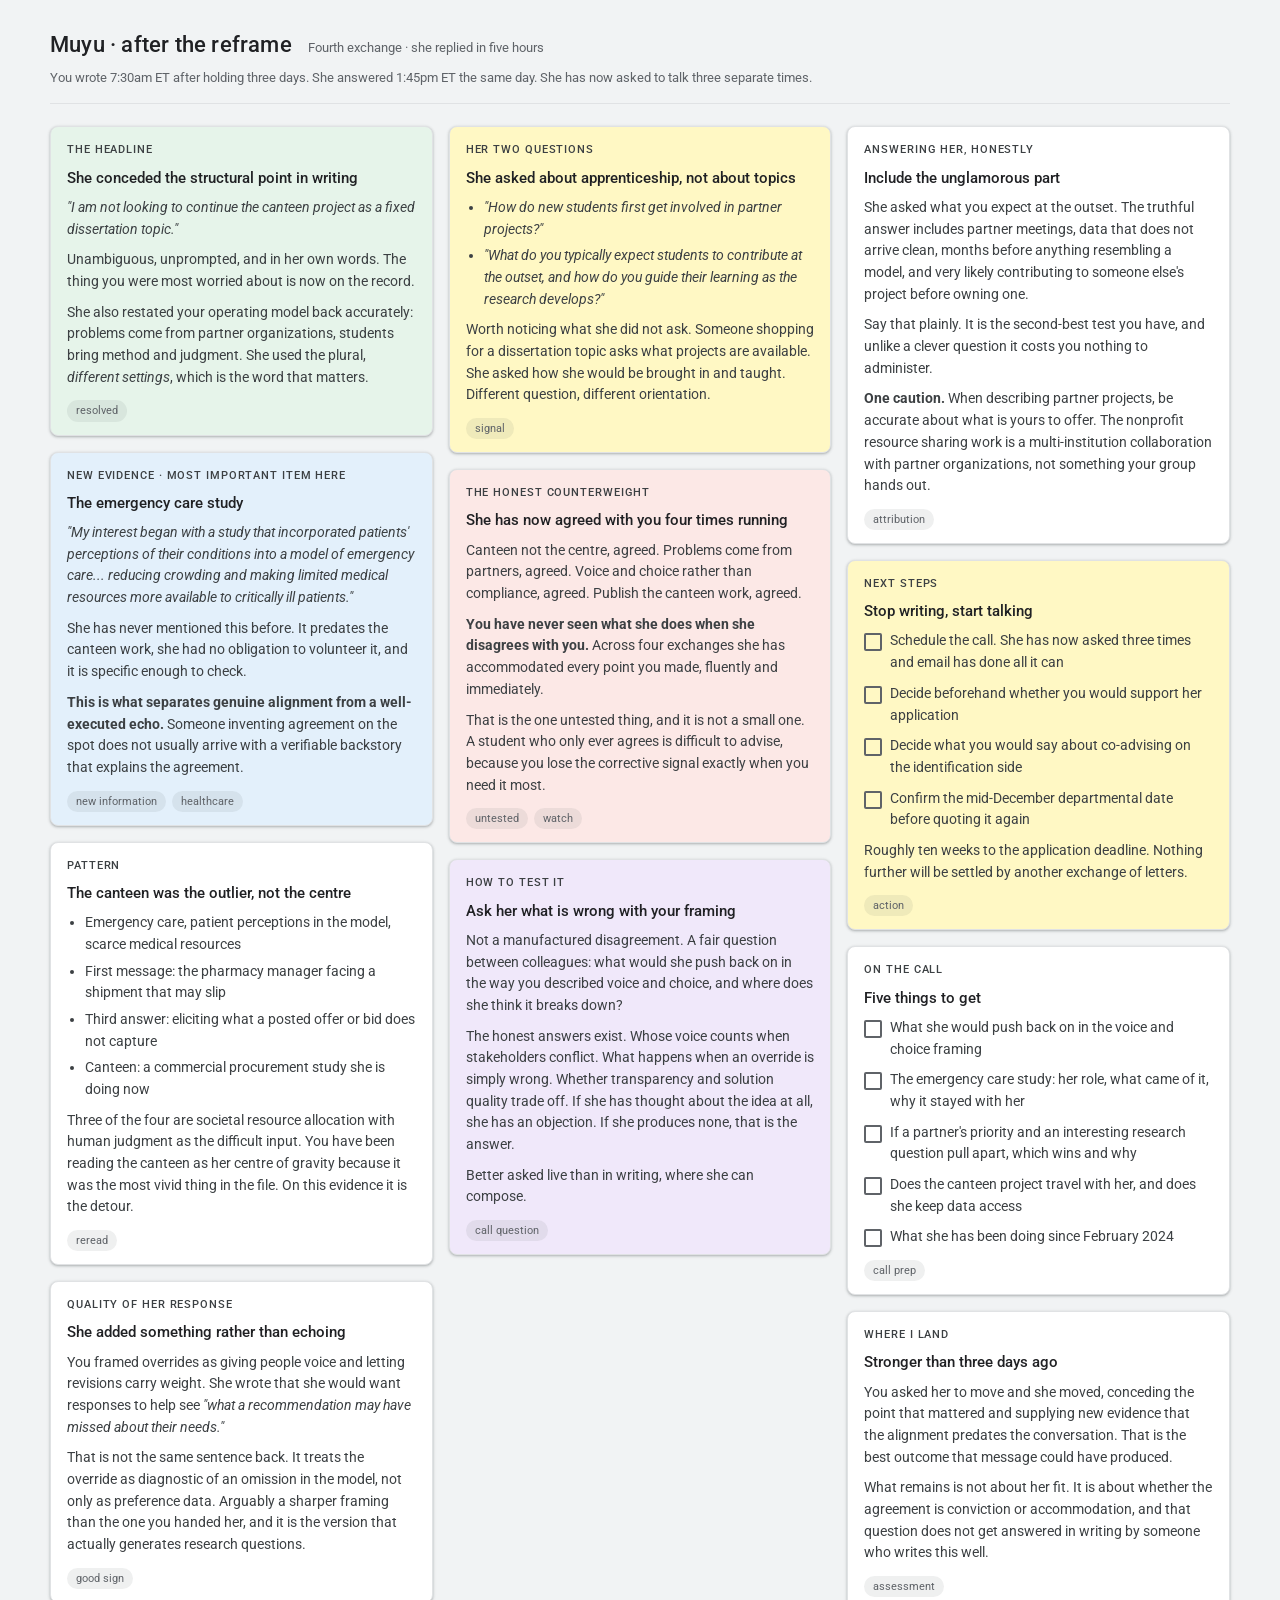
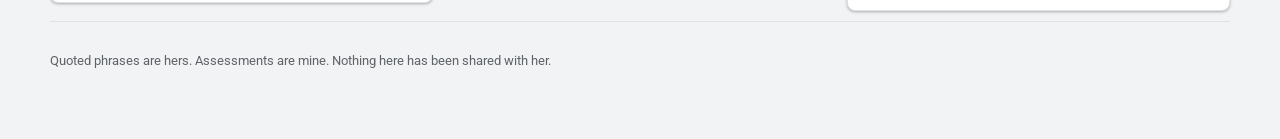
<file: Claude outputs/muyu-after-reframe.html>
<!DOCTYPE html>
<html lang="en">
<head>
<meta charset="utf-8">
<meta name="viewport" content="width=device-width, initial-scale=1">
<title>Muyu After the Reframe</title>
<link rel="preconnect" href="https://fonts.googleapis.com">
<link rel="preconnect" href="https://fonts.gstatic.com" crossorigin>
<link rel="stylesheet" href="https://fonts.googleapis.com/css2?family=Roboto:wght@400;500;700&display=swap">
<style>
  :root{
    --bg:#f1f3f4; --card:#ffffff; --line:#e0e2e4;
    --ink:#202124; --ink-2:#3c4043; --ink-3:#5f6368;
    --shadow:0 1px 2px rgba(60,64,67,.25), 0 1px 3px 1px rgba(60,64,67,.10);
    --shadow-hi:0 1px 3px rgba(60,64,67,.30), 0 4px 8px 3px rgba(60,64,67,.15);
    --yel:#fff8c4; --grn:#e6f4ea; --blu:#e3f0fb; --pnk:#fce8e6; --pur:#f0e8fa;
  }
  *{box-sizing:border-box}
  body{
    margin:0; background:var(--bg); color:var(--ink);
    font-family:"Roboto",-apple-system,BlinkMacSystemFont,"Segoe UI",Arial,sans-serif;
    font-size:14px; line-height:1.55;
    padding-inline:16px; padding-block:28px 56px;
  }
  .wrap{max-width:1180px;margin:0 auto}
  header.page{display:flex;flex-wrap:wrap;align-items:baseline;gap:10px 16px;margin-bottom:6px}
  header.page h1{font-size:22px;font-weight:500;margin:0;letter-spacing:.2px}
  header.page .sub{color:var(--ink-3);font-size:13px}
  .meta-row{color:var(--ink-3);font-size:12.5px;margin:0 0 22px;padding-bottom:16px;border-bottom:1px solid var(--line)}
  .grid{column-count:3;column-gap:16px}
  @media (max-width:980px){.grid{column-count:2}}
  @media (max-width:640px){.grid{column-count:1}}
  .note{
    background:var(--card); border:1px solid var(--line); border-radius:8px;
    padding:15px 16px 13px; margin:0 0 16px; break-inside:avoid; page-break-inside:avoid;
    box-shadow:var(--shadow); transition:box-shadow .15s ease;
  }
  .note:hover{box-shadow:var(--shadow-hi)}
  .note.y{background:var(--yel)} .note.g{background:var(--grn)}
  .note.b{background:var(--blu)} .note.p{background:var(--pnk)} .note.v{background:var(--pur)}
  .note h2{font-size:15px;font-weight:500;margin:0 0 9px;line-height:1.35}
  .note p{margin:0 0 9px;color:var(--ink-2)}
  .note p:last-child{margin-bottom:0}
  ul.b{margin:0 0 9px;padding-left:18px;color:var(--ink-2)}
  ul.b li{margin-bottom:5px}
  .lbl{font-size:10.5px;letter-spacing:.9px;text-transform:uppercase;color:var(--ink-3);font-weight:500;margin:0 0 5px}
  .resp{margin-top:11px;padding-top:10px;border-top:1px solid rgba(60,64,67,.14)}
  .q{font-style:italic}
  .chips{display:flex;flex-wrap:wrap;gap:6px;margin-top:12px}
  .chip{font-size:11px;color:var(--ink-3);background:rgba(60,64,67,.08);border-radius:11px;padding:2px 9px;white-space:nowrap}
  ul.ck{list-style:none;margin:0;padding:0}
  ul.ck li{position:relative;padding-left:26px;margin-bottom:9px;color:var(--ink-2)}
  ul.ck li::before{content:"";position:absolute;left:0;top:3px;width:14px;height:14px;border:2px solid var(--ink-3);border-radius:2px}
  footer.page{margin-top:10px;padding-top:16px;border-top:1px solid var(--line);color:var(--ink-3);font-size:12.5px}
</style>
</head>
<body>
<div class="wrap">

<header class="page">
  <h1>Muyu &middot; after the reframe</h1>
  <span class="sub">Fourth exchange &middot; she replied in five hours</span>
</header>
<p class="meta-row">You wrote 7:30am ET after holding three days. She answered 1:45pm ET the same day. She has now asked to talk three separate times.</p>

<div class="grid">

  <div class="note g">
    <p class="lbl">The headline</p>
    <h2>She conceded the structural point in writing</h2>
    <p class="q">"I am not looking to continue the canteen project as a fixed dissertation topic."</p>
    <p>Unambiguous, unprompted, and in her own words. The thing you were most worried about is now on the record.</p>
    <p>She also restated your operating model back accurately: problems come from partner organizations, students bring method and judgment. She used the plural, <em>different settings</em>, which is the word that matters.</p>
    <div class="chips"><span class="chip">resolved</span></div>
  </div>

  <div class="note b">
    <p class="lbl">New evidence &middot; most important item here</p>
    <h2>The emergency care study</h2>
    <p class="q">"My interest began with a study that incorporated patients' perceptions of their conditions into a model of emergency care... reducing crowding and making limited medical resources more available to critically ill patients."</p>
    <p>She has never mentioned this before. It predates the canteen work, she had no obligation to volunteer it, and it is specific enough to check.</p>
    <p><strong>This is what separates genuine alignment from a well-executed echo.</strong> Someone inventing agreement on the spot does not usually arrive with a verifiable backstory that explains the agreement.</p>
    <div class="chips"><span class="chip">new information</span><span class="chip">healthcare</span></div>
  </div>

  <div class="note">
    <p class="lbl">Pattern</p>
    <h2>The canteen was the outlier, not the centre</h2>
    <ul class="b">
      <li>Emergency care, patient perceptions in the model, scarce medical resources</li>
      <li>First message: the pharmacy manager facing a shipment that may slip</li>
      <li>Third answer: eliciting what a posted offer or bid does not capture</li>
      <li>Canteen: a commercial procurement study she is doing now</li>
    </ul>
    <p>Three of the four are societal resource allocation with human judgment as the difficult input. You have been reading the canteen as her centre of gravity because it was the most vivid thing in the file. On this evidence it is the detour.</p>
    <div class="chips"><span class="chip">reread</span></div>
  </div>

  <div class="note">
    <p class="lbl">Quality of her response</p>
    <h2>She added something rather than echoing</h2>
    <p>You framed overrides as giving people voice and letting revisions carry weight. She wrote that she would want responses to help see <span class="q">"what a recommendation may have missed about their needs."</span></p>
    <p>That is not the same sentence back. It treats the override as diagnostic of an omission in the model, not only as preference data. Arguably a sharper framing than the one you handed her, and it is the version that actually generates research questions.</p>
    <div class="chips"><span class="chip">good sign</span></div>
  </div>

  <div class="note y">
    <p class="lbl">Her two questions</p>
    <h2>She asked about apprenticeship, not about topics</h2>
    <ul class="b">
      <li class="q">"How do new students first get involved in partner projects?"</li>
      <li class="q">"What do you typically expect students to contribute at the outset, and how do you guide their learning as the research develops?"</li>
    </ul>
    <p>Worth noticing what she did not ask. Someone shopping for a dissertation topic asks what projects are available. She asked how she would be brought in and taught. Different question, different orientation.</p>
    <div class="chips"><span class="chip">signal</span></div>
  </div>

  <div class="note p">
    <p class="lbl">The honest counterweight</p>
    <h2>She has now agreed with you four times running</h2>
    <p>Canteen not the centre, agreed. Problems come from partners, agreed. Voice and choice rather than compliance, agreed. Publish the canteen work, agreed.</p>
    <p><strong>You have never seen what she does when she disagrees with you.</strong> Across four exchanges she has accommodated every point you made, fluently and immediately.</p>
    <p>That is the one untested thing, and it is not a small one. A student who only ever agrees is difficult to advise, because you lose the corrective signal exactly when you need it most.</p>
    <div class="chips"><span class="chip">untested</span><span class="chip">watch</span></div>
  </div>

  <div class="note v">
    <p class="lbl">How to test it</p>
    <h2>Ask her what is wrong with your framing</h2>
    <p>Not a manufactured disagreement. A fair question between colleagues: what would she push back on in the way you described voice and choice, and where does she think it breaks down?</p>
    <p>The honest answers exist. Whose voice counts when stakeholders conflict. What happens when an override is simply wrong. Whether transparency and solution quality trade off. If she has thought about the idea at all, she has an objection. If she produces none, that is the answer.</p>
    <p>Better asked live than in writing, where she can compose.</p>
    <div class="chips"><span class="chip">call question</span></div>
  </div>

  <div class="note">
    <p class="lbl">Answering her, honestly</p>
    <h2>Include the unglamorous part</h2>
    <p>She asked what you expect at the outset. The truthful answer includes partner meetings, data that does not arrive clean, months before anything resembling a model, and very likely contributing to someone else's project before owning one.</p>
    <p>Say that plainly. It is the second-best test you have, and unlike a clever question it costs you nothing to administer.</p>
    <p><strong>One caution.</strong> When describing partner projects, be accurate about what is yours to offer. The nonprofit resource sharing work is a multi-institution collaboration with partner organizations, not something your group hands out.</p>
    <div class="chips"><span class="chip">attribution</span></div>
  </div>

  <div class="note y">
    <p class="lbl">Next steps</p>
    <h2>Stop writing, start talking</h2>
    <ul class="ck">
      <li>Schedule the call. She has now asked three times and email has done all it can</li>
      <li>Decide beforehand whether you would support her application</li>
      <li>Decide what you would say about co-advising on the identification side</li>
      <li>Confirm the mid-December departmental date before quoting it again</li>
    </ul>
    <p>Roughly ten weeks to the application deadline. Nothing further will be settled by another exchange of letters.</p>
    <div class="chips"><span class="chip">action</span></div>
  </div>

  <div class="note">
    <p class="lbl">On the call</p>
    <h2>Five things to get</h2>
    <ul class="ck">
      <li>What she would push back on in the voice and choice framing</li>
      <li>The emergency care study: her role, what came of it, why it stayed with her</li>
      <li>If a partner's priority and an interesting research question pull apart, which wins and why</li>
      <li>Does the canteen project travel with her, and does she keep data access</li>
      <li>What she has been doing since February 2024</li>
    </ul>
    <div class="chips"><span class="chip">call prep</span></div>
  </div>

  <div class="note">
    <p class="lbl">Where I land</p>
    <h2>Stronger than three days ago</h2>
    <p>You asked her to move and she moved, conceding the point that mattered and supplying new evidence that the alignment predates the conversation. That is the best outcome that message could have produced.</p>
    <p>What remains is not about her fit. It is about whether the agreement is conviction or accommodation, and that question does not get answered in writing by someone who writes this well.</p>
    <div class="chips"><span class="chip">assessment</span></div>
  </div>

</div>

<footer class="page">
  <p>Quoted phrases are hers. Assessments are mine. Nothing here has been shared with her.</p>
</footer>

</div>
</body>
</html>
</file>
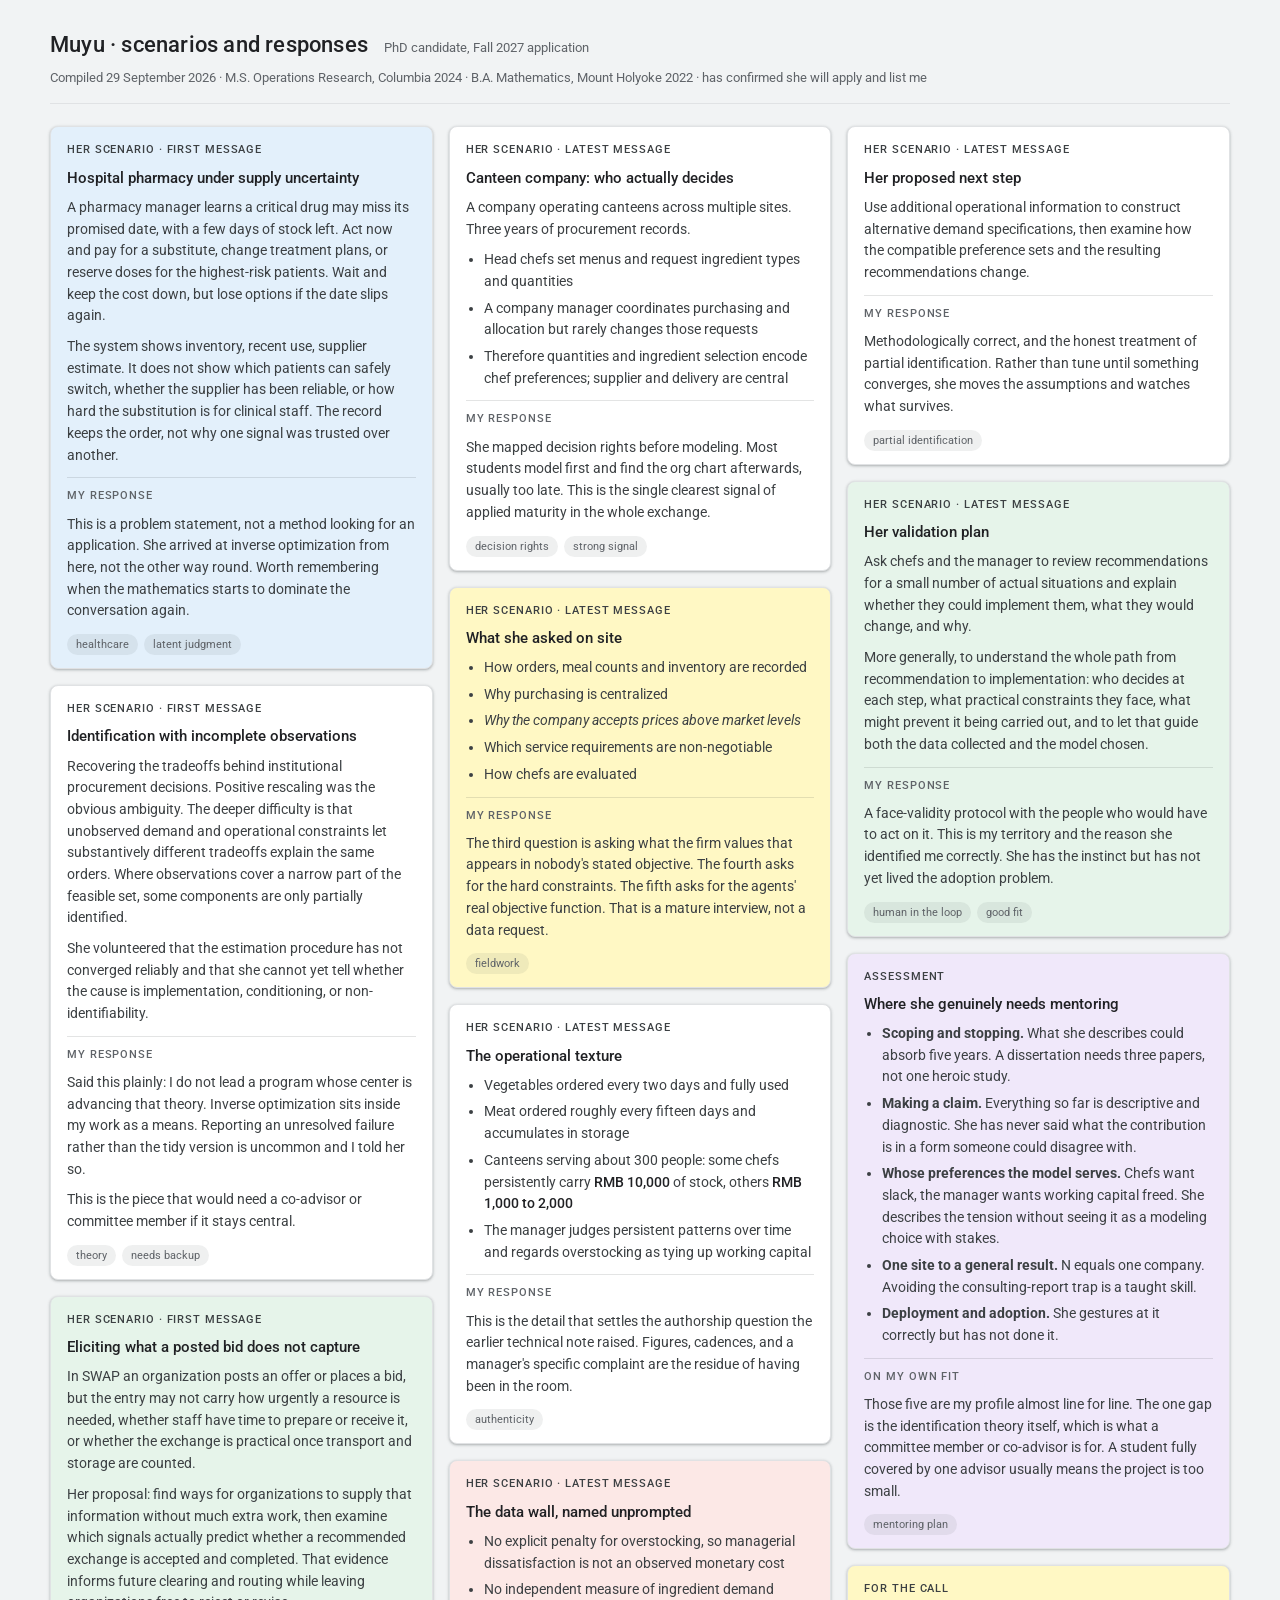
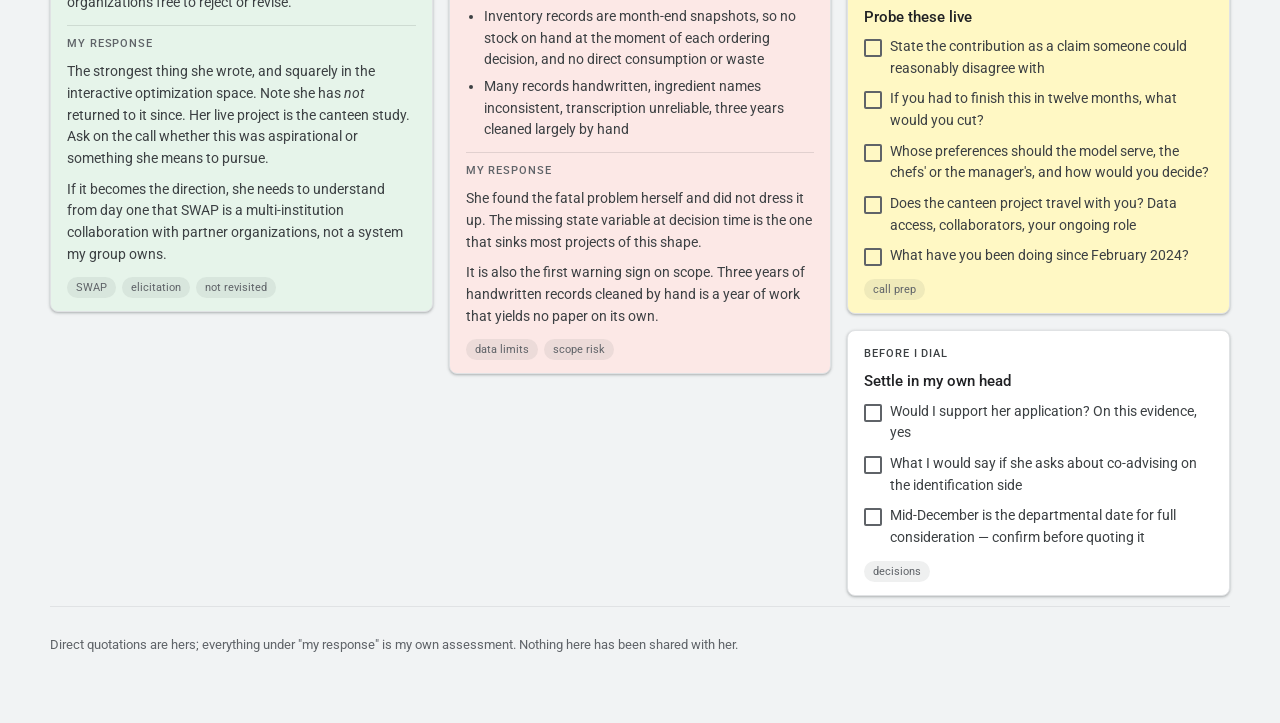
<file: Claude outputs/muyu-notes.html>
<!DOCTYPE html>
<html lang="en">
<head>
<meta charset="utf-8">
<meta name="viewport" content="width=device-width, initial-scale=1">
<title>Muyu Candidate Notes</title>
<link rel="preconnect" href="https://fonts.googleapis.com">
<link rel="preconnect" href="https://fonts.gstatic.com" crossorigin>
<link rel="stylesheet" href="https://fonts.googleapis.com/css2?family=Roboto:wght@400;500;700&display=swap">
<style>
  :root{
    --bg:#f1f3f4;
    --card:#ffffff;
    --line:#e0e2e4;
    --ink:#202124;
    --ink-2:#3c4043;
    --ink-3:#5f6368;
    --shadow:0 1px 2px rgba(60,64,67,.25), 0 1px 3px 1px rgba(60,64,67,.10);
    --shadow-hi:0 1px 3px rgba(60,64,67,.30), 0 4px 8px 3px rgba(60,64,67,.15);
    --yel:#fff8c4; --grn:#e6f4ea; --blu:#e3f0fb; --pnk:#fce8e6; --pur:#f0e8fa; --gry:#f1f3f4;
  }
  *{box-sizing:border-box}
  body{
    margin:0; background:var(--bg); color:var(--ink);
    font-family:"Roboto",-apple-system,BlinkMacSystemFont,"Segoe UI",Arial,sans-serif;
    font-size:14px; line-height:1.55;
    padding-inline:16px; padding-block:28px 56px;
  }
  .wrap{max-width:1180px;margin:0 auto}
  header.page{display:flex;flex-wrap:wrap;align-items:baseline;gap:10px 16px;margin-bottom:6px}
  header.page h1{font-size:22px;font-weight:500;margin:0;letter-spacing:.2px}
  header.page .sub{color:var(--ink-3);font-size:13px}
  .meta-row{color:var(--ink-3);font-size:12.5px;margin:0 0 22px;padding-bottom:16px;border-bottom:1px solid var(--line)}
  .grid{column-count:3;column-gap:16px}
  @media (max-width:980px){.grid{column-count:2}}
  @media (max-width:640px){.grid{column-count:1}}
  .note{
    background:var(--card); border:1px solid var(--line); border-radius:8px;
    padding:15px 16px 13px; margin:0 0 16px; break-inside:avoid; page-break-inside:avoid;
    box-shadow:var(--shadow); transition:box-shadow .15s ease;
  }
  .note:hover{box-shadow:var(--shadow-hi)}
  .note.y{background:var(--yel)} .note.g{background:var(--grn)}
  .note.b{background:var(--blu)} .note.p{background:var(--pnk)} .note.v{background:var(--pur)}
  .note h2{font-size:15px;font-weight:500;margin:0 0 9px;line-height:1.35}
  .note p{margin:0 0 9px;color:var(--ink-2)}
  .note p:last-child{margin-bottom:0}
  ul.b{margin:0 0 9px;padding-left:18px;color:var(--ink-2)}
  ul.b li{margin-bottom:5px}
  .hers{font-size:10.5px;letter-spacing:.9px;text-transform:uppercase;color:var(--ink-3);font-weight:500;margin:0 0 5px}
  .resp{margin-top:11px;padding-top:10px;border-top:1px solid rgba(60,64,67,.14)}
  .resp .hers{color:var(--ink-3)}
  .chips{display:flex;flex-wrap:wrap;gap:6px;margin-top:12px}
  .chip{font-size:11px;color:var(--ink-3);background:rgba(60,64,67,.08);border-radius:11px;padding:2px 9px;white-space:nowrap}
  ul.ck{list-style:none;margin:0;padding:0}
  ul.ck li{position:relative;padding-left:26px;margin-bottom:9px;color:var(--ink-2)}
  ul.ck li::before{
    content:""; position:absolute; left:0; top:3px; width:14px; height:14px;
    border:2px solid var(--ink-3); border-radius:2px;
  }
  .quote{font-style:italic;color:var(--ink-2)}
  .fig{font-weight:500;color:var(--ink)}
  footer.page{margin-top:10px;padding-top:16px;border-top:1px solid var(--line);color:var(--ink-3);font-size:12.5px}
</style>
</head>
<body>
<div class="wrap">

<header class="page">
  <h1>Muyu &middot; scenarios and responses</h1>
  <span class="sub">PhD candidate, Fall 2027 application</span>
</header>
<p class="meta-row">Compiled 29 September 2026 &middot; M.S. Operations Research, Columbia 2024 &middot; B.A. Mathematics, Mount Holyoke 2022 &middot; has confirmed she will apply and list me</p>

<div class="grid">

  <div class="note b">
    <p class="hers">Her scenario &middot; first message</p>
    <h2>Hospital pharmacy under supply uncertainty</h2>
    <p>A pharmacy manager learns a critical drug may miss its promised date, with a few days of stock left. Act now and pay for a substitute, change treatment plans, or reserve doses for the highest-risk patients. Wait and keep the cost down, but lose options if the date slips again.</p>
    <p>The system shows inventory, recent use, supplier estimate. It does not show which patients can safely switch, whether the supplier has been reliable, or how hard the substitution is for clinical staff. The record keeps the order, not why one signal was trusted over another.</p>
    <div class="resp">
      <p class="hers">My response</p>
      <p>This is a problem statement, not a method looking for an application. She arrived at inverse optimization from here, not the other way round. Worth remembering when the mathematics starts to dominate the conversation again.</p>
    </div>
    <div class="chips"><span class="chip">healthcare</span><span class="chip">latent judgment</span></div>
  </div>

  <div class="note">
    <p class="hers">Her scenario &middot; first message</p>
    <h2>Identification with incomplete observations</h2>
    <p>Recovering the tradeoffs behind institutional procurement decisions. Positive rescaling was the obvious ambiguity. The deeper difficulty is that unobserved demand and operational constraints let substantively different tradeoffs explain the same orders. Where observations cover a narrow part of the feasible set, some components are only partially identified.</p>
    <p>She volunteered that the estimation procedure has not converged reliably and that she cannot yet tell whether the cause is implementation, conditioning, or non-identifiability.</p>
    <div class="resp">
      <p class="hers">My response</p>
      <p>Said this plainly: I do not lead a program whose center is advancing that theory. Inverse optimization sits inside my work as a means. Reporting an unresolved failure rather than the tidy version is uncommon and I told her so.</p>
      <p>This is the piece that would need a co-advisor or committee member if it stays central.</p>
    </div>
    <div class="chips"><span class="chip">theory</span><span class="chip">needs backup</span></div>
  </div>

  <div class="note g">
    <p class="hers">Her scenario &middot; first message</p>
    <h2>Eliciting what a posted bid does not capture</h2>
    <p>In SWAP an organization posts an offer or places a bid, but the entry may not carry how urgently a resource is needed, whether staff have time to prepare or receive it, or whether the exchange is practical once transport and storage are counted.</p>
    <p>Her proposal: find ways for organizations to supply that information without much extra work, then examine which signals actually predict whether a recommended exchange is accepted and completed. That evidence informs future clearing and routing while leaving organizations free to reject or revise.</p>
    <div class="resp">
      <p class="hers">My response</p>
      <p>The strongest thing she wrote, and squarely in the interactive optimization space. Note she has <em>not</em> returned to it since. Her live project is the canteen study. Ask on the call whether this was aspirational or something she means to pursue.</p>
      <p>If it becomes the direction, she needs to understand from day one that SWAP is a multi-institution collaboration with partner organizations, not a system my group owns.</p>
    </div>
    <div class="chips"><span class="chip">SWAP</span><span class="chip">elicitation</span><span class="chip">not revisited</span></div>
  </div>

  <div class="note">
    <p class="hers">Her scenario &middot; latest message</p>
    <h2>Canteen company: who actually decides</h2>
    <p>A company operating canteens across multiple sites. Three years of procurement records.</p>
    <ul class="b">
      <li>Head chefs set menus and request ingredient types and quantities</li>
      <li>A company manager coordinates purchasing and allocation but rarely changes those requests</li>
      <li>Therefore quantities and ingredient selection encode chef preferences; supplier and delivery are central</li>
    </ul>
    <div class="resp">
      <p class="hers">My response</p>
      <p>She mapped decision rights before modeling. Most students model first and find the org chart afterwards, usually too late. This is the single clearest signal of applied maturity in the whole exchange.</p>
    </div>
    <div class="chips"><span class="chip">decision rights</span><span class="chip">strong signal</span></div>
  </div>

  <div class="note y">
    <p class="hers">Her scenario &middot; latest message</p>
    <h2>What she asked on site</h2>
    <ul class="b">
      <li>How orders, meal counts and inventory are recorded</li>
      <li>Why purchasing is centralized</li>
      <li class="quote">Why the company accepts prices above market levels</li>
      <li>Which service requirements are non-negotiable</li>
      <li>How chefs are evaluated</li>
    </ul>
    <div class="resp">
      <p class="hers">My response</p>
      <p>The third question is asking what the firm values that appears in nobody's stated objective. The fourth asks for the hard constraints. The fifth asks for the agents' real objective function. That is a mature interview, not a data request.</p>
    </div>
    <div class="chips"><span class="chip">fieldwork</span></div>
  </div>

  <div class="note">
    <p class="hers">Her scenario &middot; latest message</p>
    <h2>The operational texture</h2>
    <ul class="b">
      <li>Vegetables ordered every two days and fully used</li>
      <li>Meat ordered roughly every fifteen days and accumulates in storage</li>
      <li>Canteens serving about 300 people: some chefs persistently carry <span class="fig">RMB 10,000</span> of stock, others <span class="fig">RMB 1,000 to 2,000</span></li>
      <li>The manager judges persistent patterns over time and regards overstocking as tying up working capital</li>
    </ul>
    <div class="resp">
      <p class="hers">My response</p>
      <p>This is the detail that settles the authorship question the earlier technical note raised. Figures, cadences, and a manager's specific complaint are the residue of having been in the room.</p>
    </div>
    <div class="chips"><span class="chip">authenticity</span></div>
  </div>

  <div class="note p">
    <p class="hers">Her scenario &middot; latest message</p>
    <h2>The data wall, named unprompted</h2>
    <ul class="b">
      <li>No explicit penalty for overstocking, so managerial dissatisfaction is not an observed monetary cost</li>
      <li>No independent measure of ingredient demand</li>
      <li>Inventory records are month-end snapshots, so no stock on hand at the moment of each ordering decision, and no direct consumption or waste</li>
      <li>Many records handwritten, ingredient names inconsistent, transcription unreliable, three years cleaned largely by hand</li>
    </ul>
    <div class="resp">
      <p class="hers">My response</p>
      <p>She found the fatal problem herself and did not dress it up. The missing state variable at decision time is the one that sinks most projects of this shape.</p>
      <p>It is also the first warning sign on scope. Three years of handwritten records cleaned by hand is a year of work that yields no paper on its own.</p>
    </div>
    <div class="chips"><span class="chip">data limits</span><span class="chip">scope risk</span></div>
  </div>

  <div class="note">
    <p class="hers">Her scenario &middot; latest message</p>
    <h2>Her proposed next step</h2>
    <p>Use additional operational information to construct alternative demand specifications, then examine how the compatible preference sets and the resulting recommendations change.</p>
    <div class="resp">
      <p class="hers">My response</p>
      <p>Methodologically correct, and the honest treatment of partial identification. Rather than tune until something converges, she moves the assumptions and watches what survives.</p>
    </div>
    <div class="chips"><span class="chip">partial identification</span></div>
  </div>

  <div class="note g">
    <p class="hers">Her scenario &middot; latest message</p>
    <h2>Her validation plan</h2>
    <p>Ask chefs and the manager to review recommendations for a small number of actual situations and explain whether they could implement them, what they would change, and why.</p>
    <p>More generally, to understand the whole path from recommendation to implementation: who decides at each step, what practical constraints they face, what might prevent it being carried out, and to let that guide both the data collected and the model chosen.</p>
    <div class="resp">
      <p class="hers">My response</p>
      <p>A face-validity protocol with the people who would have to act on it. This is my territory and the reason she identified me correctly. She has the instinct but has not yet lived the adoption problem.</p>
    </div>
    <div class="chips"><span class="chip">human in the loop</span><span class="chip">good fit</span></div>
  </div>

  <div class="note v">
    <p class="hers">Assessment</p>
    <h2>Where she genuinely needs mentoring</h2>
    <ul class="b">
      <li><strong>Scoping and stopping.</strong> What she describes could absorb five years. A dissertation needs three papers, not one heroic study.</li>
      <li><strong>Making a claim.</strong> Everything so far is descriptive and diagnostic. She has never said what the contribution is in a form someone could disagree with.</li>
      <li><strong>Whose preferences the model serves.</strong> Chefs want slack, the manager wants working capital freed. She describes the tension without seeing it as a modeling choice with stakes.</li>
      <li><strong>One site to a general result.</strong> N equals one company. Avoiding the consulting-report trap is a taught skill.</li>
      <li><strong>Deployment and adoption.</strong> She gestures at it correctly but has not done it.</li>
    </ul>
    <div class="resp">
      <p class="hers">On my own fit</p>
      <p>Those five are my profile almost line for line. The one gap is the identification theory itself, which is what a committee member or co-advisor is for. A student fully covered by one advisor usually means the project is too small.</p>
    </div>
    <div class="chips"><span class="chip">mentoring plan</span></div>
  </div>

  <div class="note y">
    <p class="hers">For the call</p>
    <h2>Probe these live</h2>
    <ul class="ck">
      <li>State the contribution as a claim someone could reasonably disagree with</li>
      <li>If you had to finish this in twelve months, what would you cut?</li>
      <li>Whose preferences should the model serve, the chefs' or the manager's, and how would you decide?</li>
      <li>Does the canteen project travel with you? Data access, collaborators, your ongoing role</li>
      <li>What have you been doing since February 2024?</li>
    </ul>
    <div class="chips"><span class="chip">call prep</span></div>
  </div>

  <div class="note">
    <p class="hers">Before I dial</p>
    <h2>Settle in my own head</h2>
    <ul class="ck">
      <li>Would I support her application? On this evidence, yes</li>
      <li>What I would say if she asks about co-advising on the identification side</li>
      <li>Mid-December is the departmental date for full consideration &mdash; confirm before quoting it</li>
    </ul>
    <div class="chips"><span class="chip">decisions</span></div>
  </div>

</div>

<footer class="page">
  <p>Direct quotations are hers; everything under "my response" is my own assessment. Nothing here has been shared with her.</p>
</footer>

</div>
</body>
</html>
</file>
<file: accents.css>
@import url('https://fonts.googleapis.com/css2?family=Spectral:ital,wght@0,500;0,600;0,700;1,400;1,500&display=swap');

/* ============================================================
   accents.css — gentle palette + banner harmonization toward joining.htm
   To revert a page, delete its <link rel="stylesheet" href="accents.css"> line.
   Loaded AFTER Bootstrap so these win.
   ============================================================ */

/* Unifying banner signature: the brand wordmark in Spectral on every page */
.navbar-brand {
  font-family: 'Spectral', Georgia, serif;
  font-weight: 600;
  font-size: 1.6rem;
  line-height: 1.2;
  padding-top: 0;
  padding-bottom: 0;
  margin-top: 0;
  margin-bottom: 0;
}

/* Pin every navbar to one fixed height with centered, non-wrapping links */
.navbar {
  min-height: 56px;
  padding-top: 0;
  padding-bottom: 0;
  align-items: center;
  flex-wrap: nowrap;
}
.navbar-nav { flex-wrap: nowrap; }
.navbar .nav-link { white-space: nowrap; }

/* Section/page headings in Spectral too, so the serif reads as an
   intentional system (matches joining.htm). Body text stays sans. */
h1, h2, h3, h4 {
  font-family: 'Spectral', Georgia, serif;
}

/* Banner nav links in Spectral as well, so the whole banner matches joining.htm */
.navbar .nav-link {
  font-family: 'Spectral', Georgia, serif;
}
.navbar .nav-link:hover {
  color: #1e3a8a;
}

/* Profile-card title (name/role banner) in Spectral bold */
.border-primary .card-header h5,
.border-primary .card-header h5 strong {
  font-family: 'Spectral', Georgia, serif;
  font-weight: 700;
}
.border-primary .card-header h5 {
  font-size: 1.3rem;
}

/* Profile-card affiliation block (chair / department / institute) in Spectral */
.affiliation {
  font-family: 'Spectral', Georgia, serif;
}

/* Cool off-white page background (matches joining.htm --paper) */
body {
  background-color: #f0f4f8;
}

/* Body links in the joining navy (matches joining.htm --teal) */
a {
  color: #1e3a8a;
}
a:hover,
a:focus {
  color: #15296b;
}

/* Primary buttons in the same navy */
.btn-primary {
  background-color: #1e3a8a;
  border-color: #1e3a8a;
}
.btn-primary:hover,
.btn-primary:focus,
.btn-primary:active {
  background-color: #15296b;
  border-color: #15296b;
}
</file>
